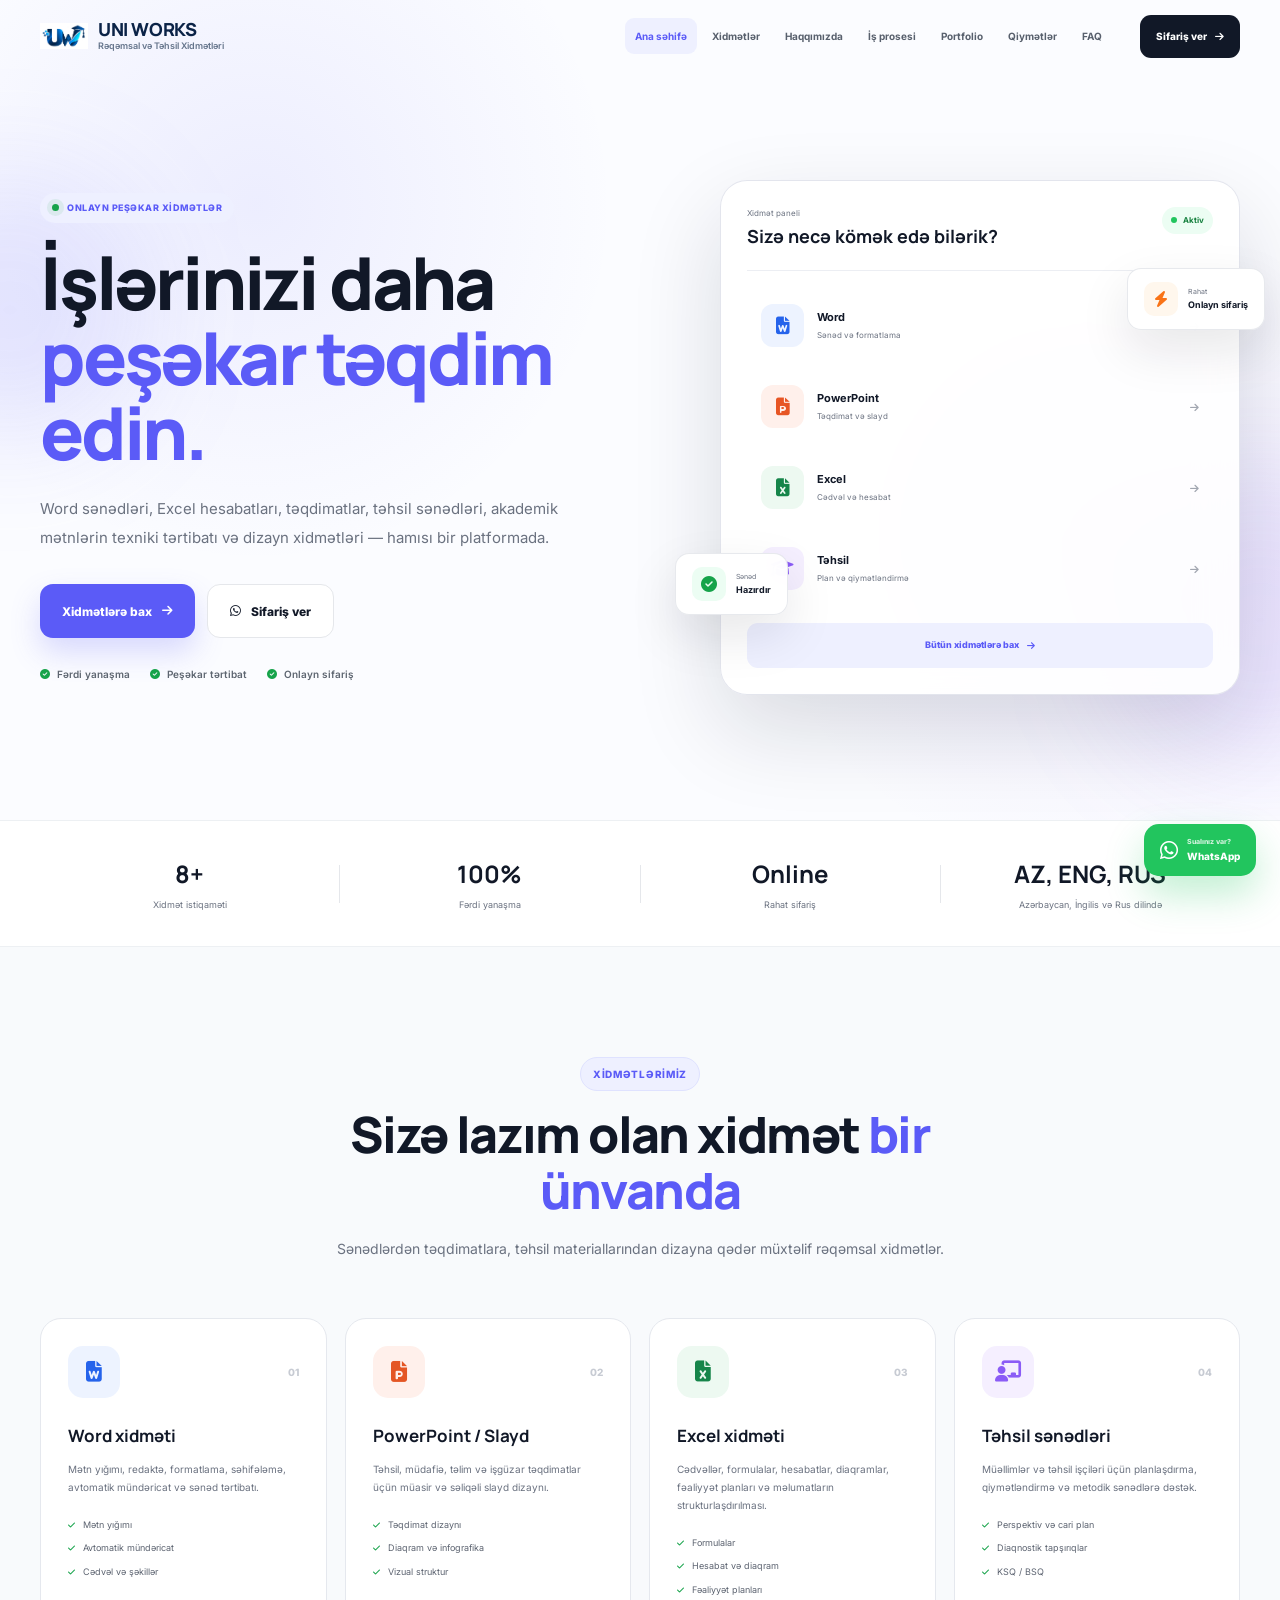
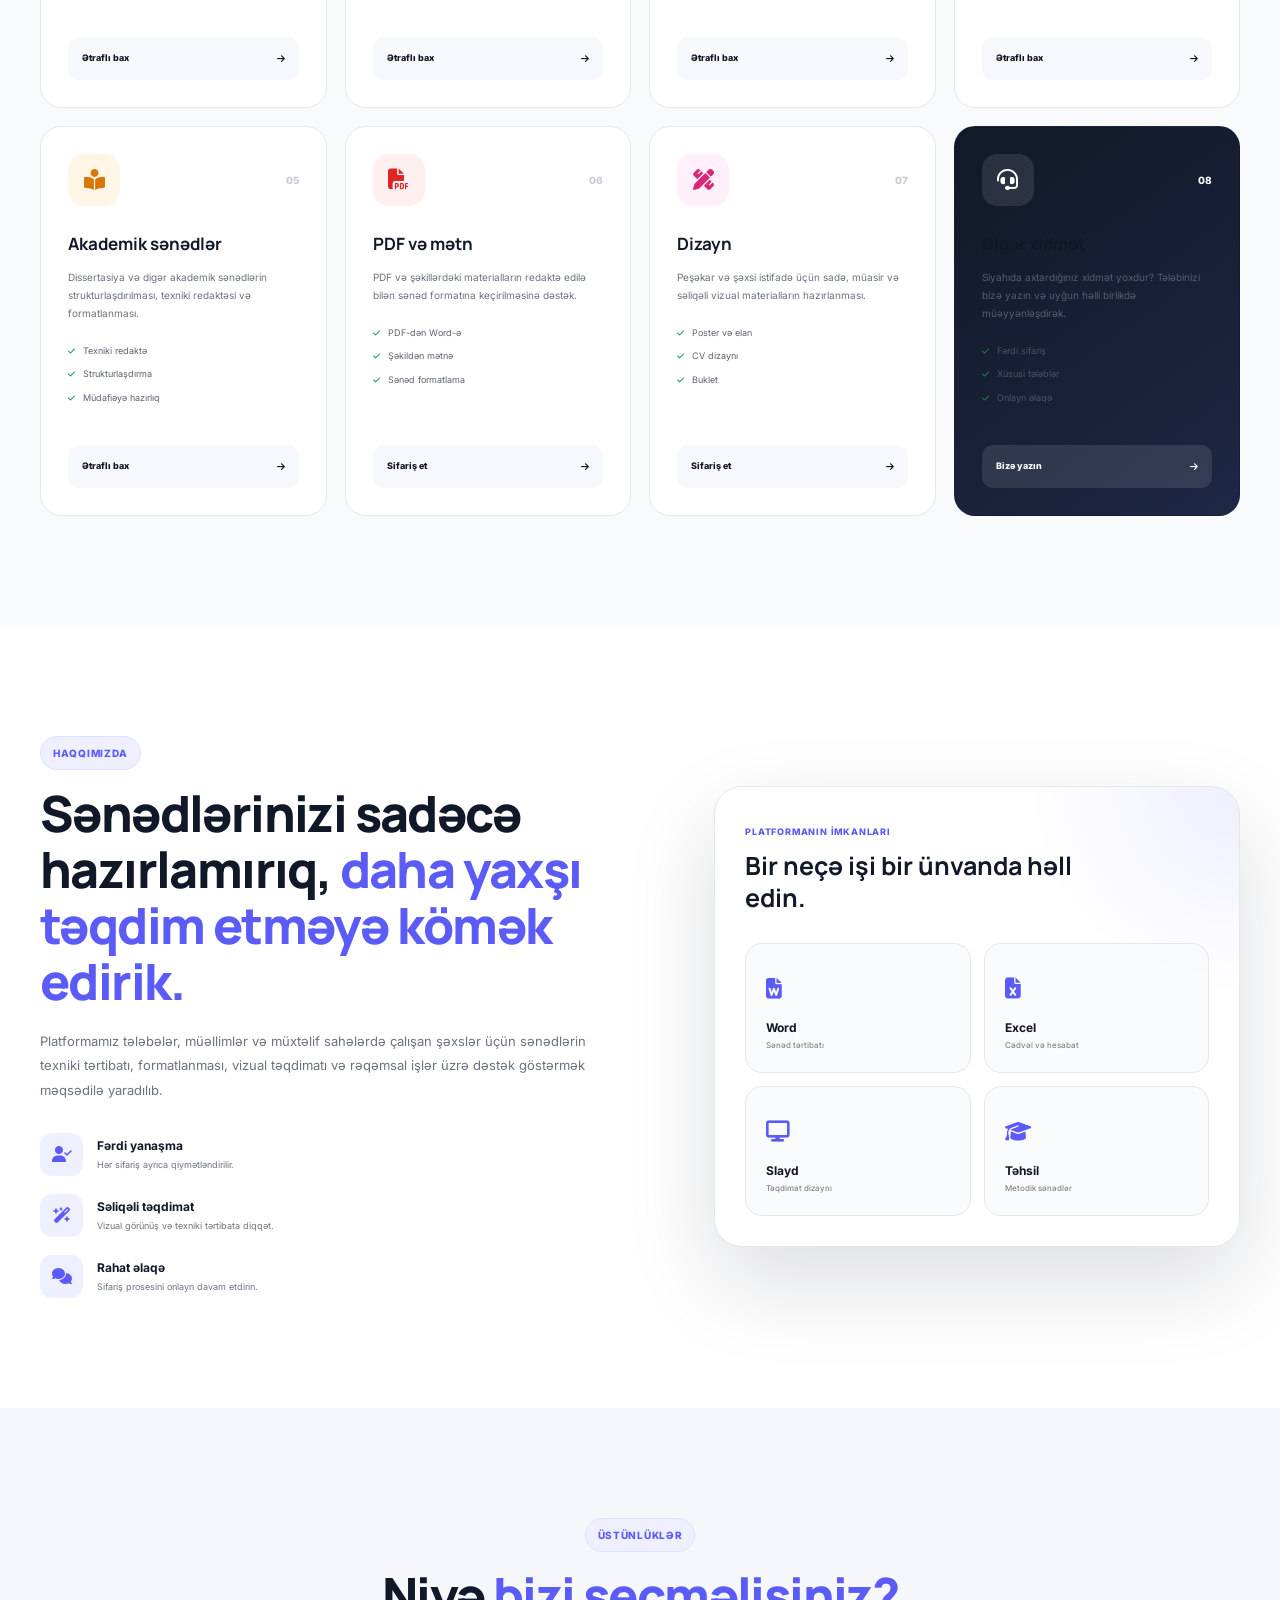
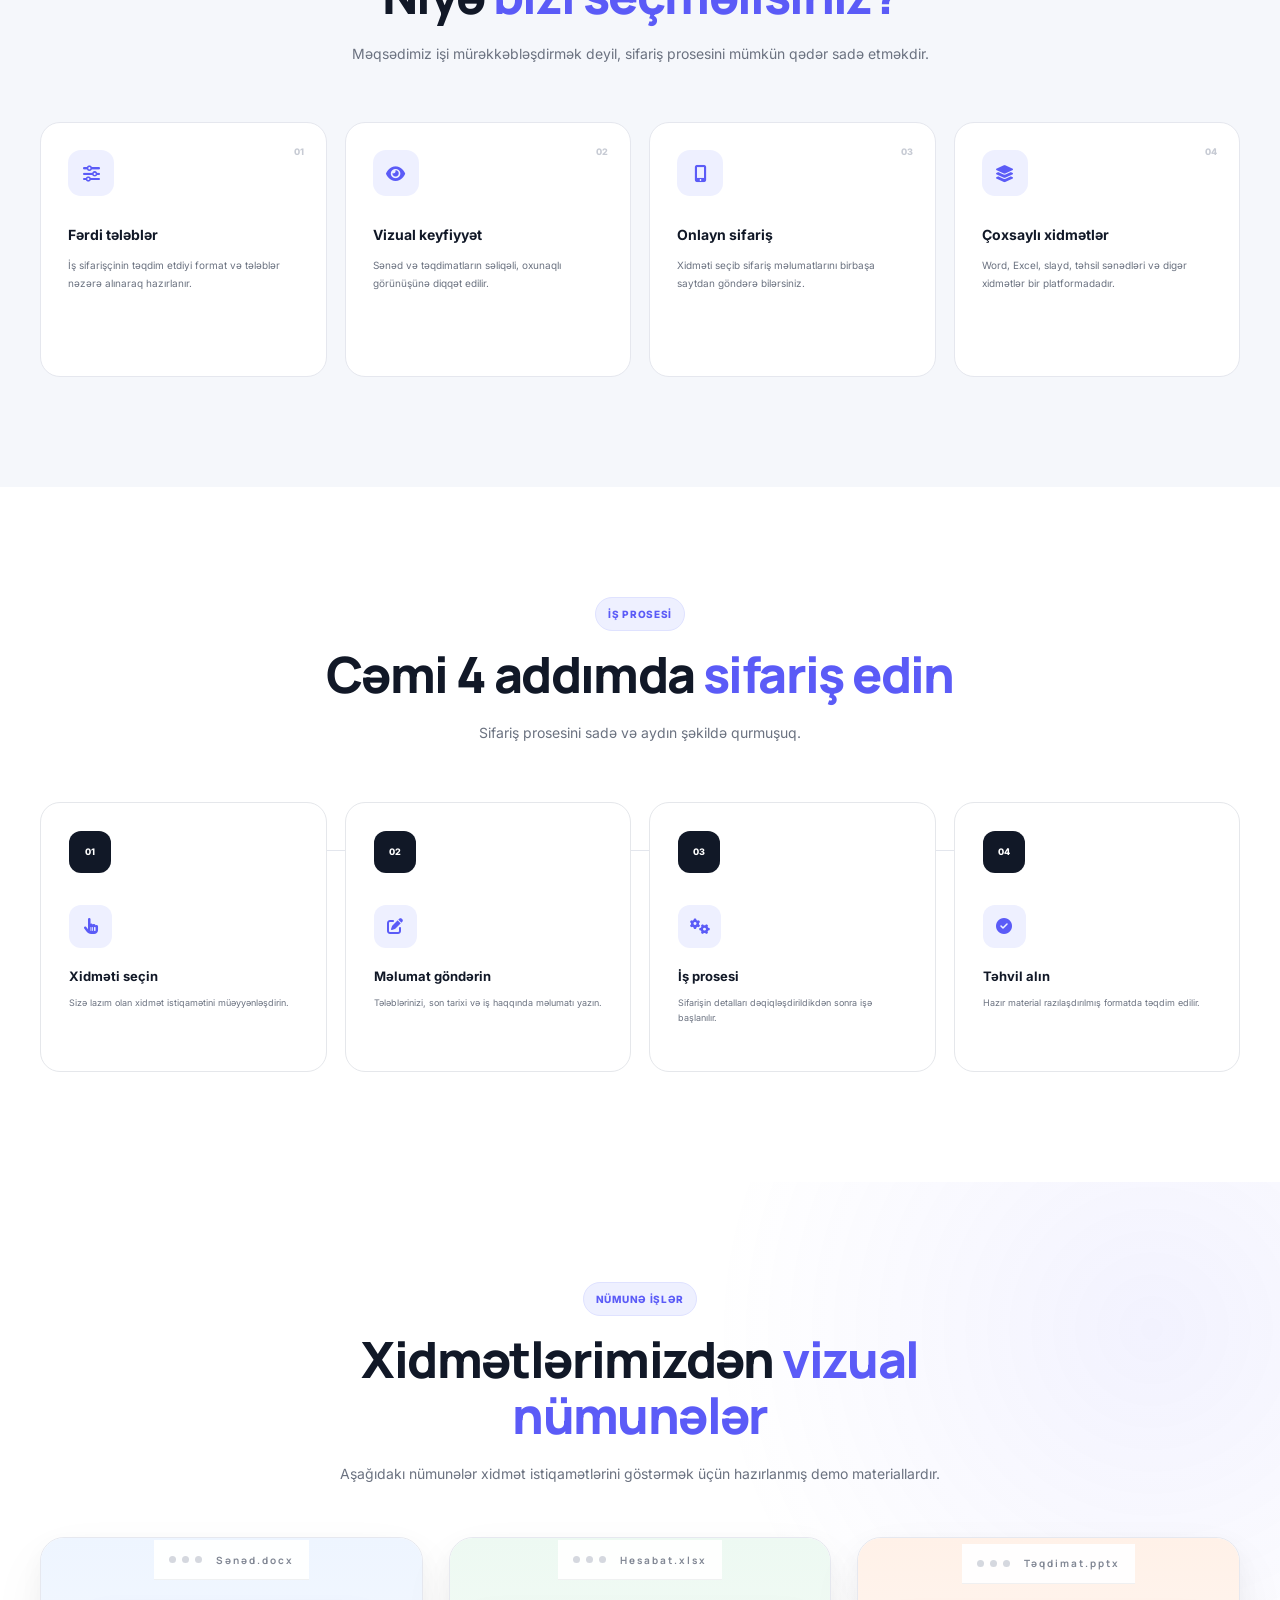
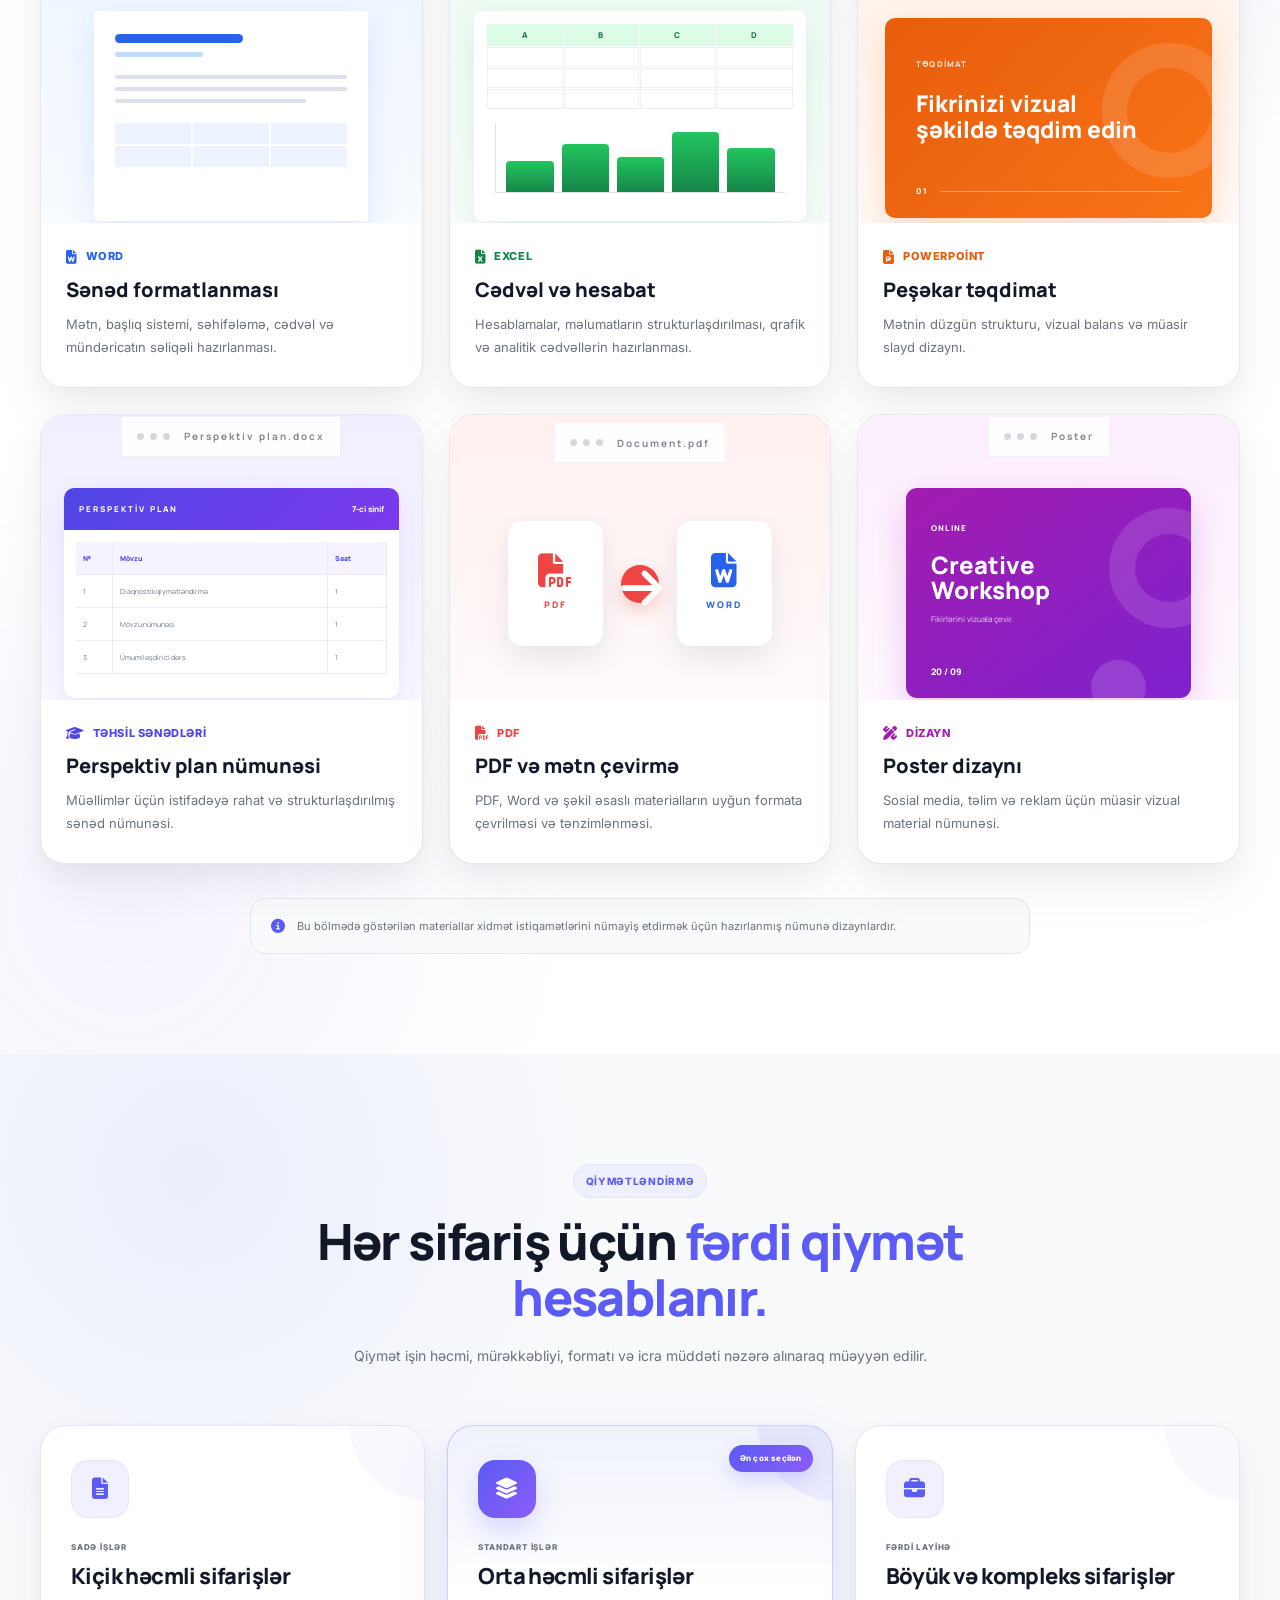
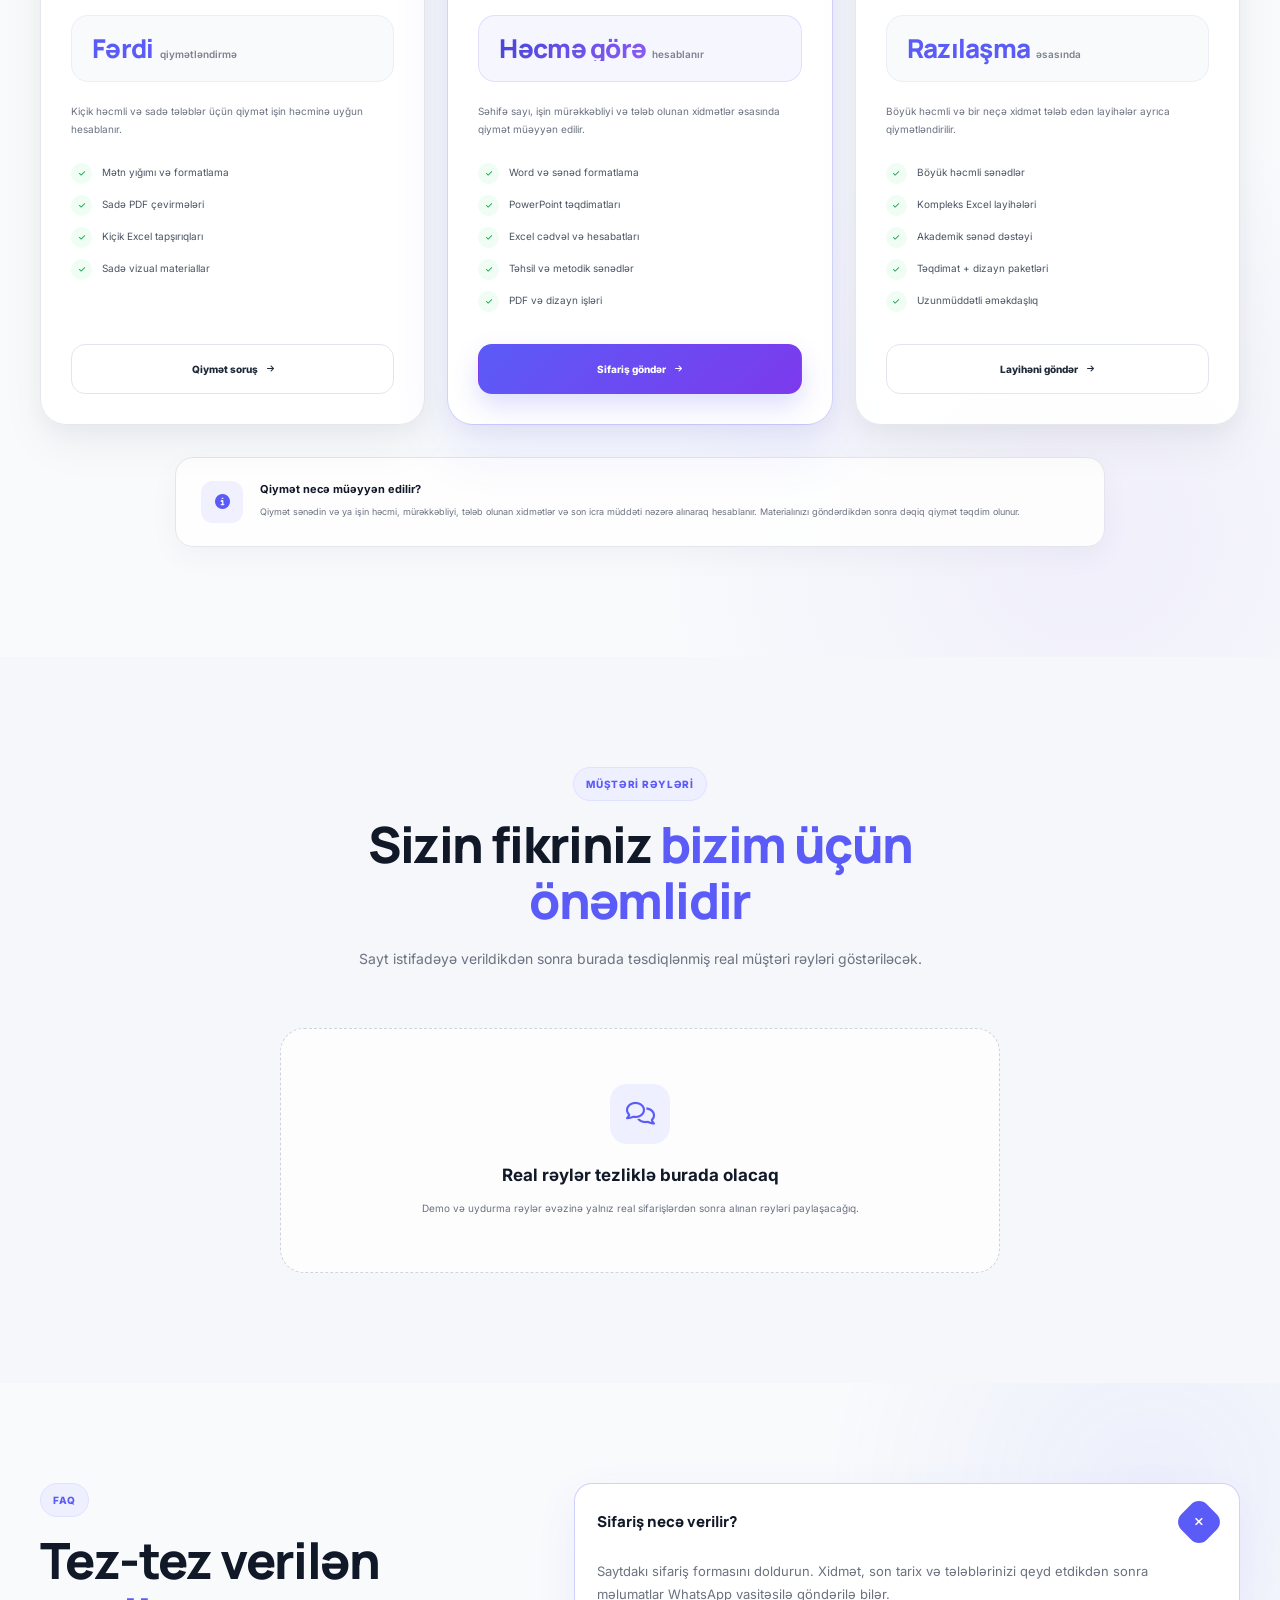
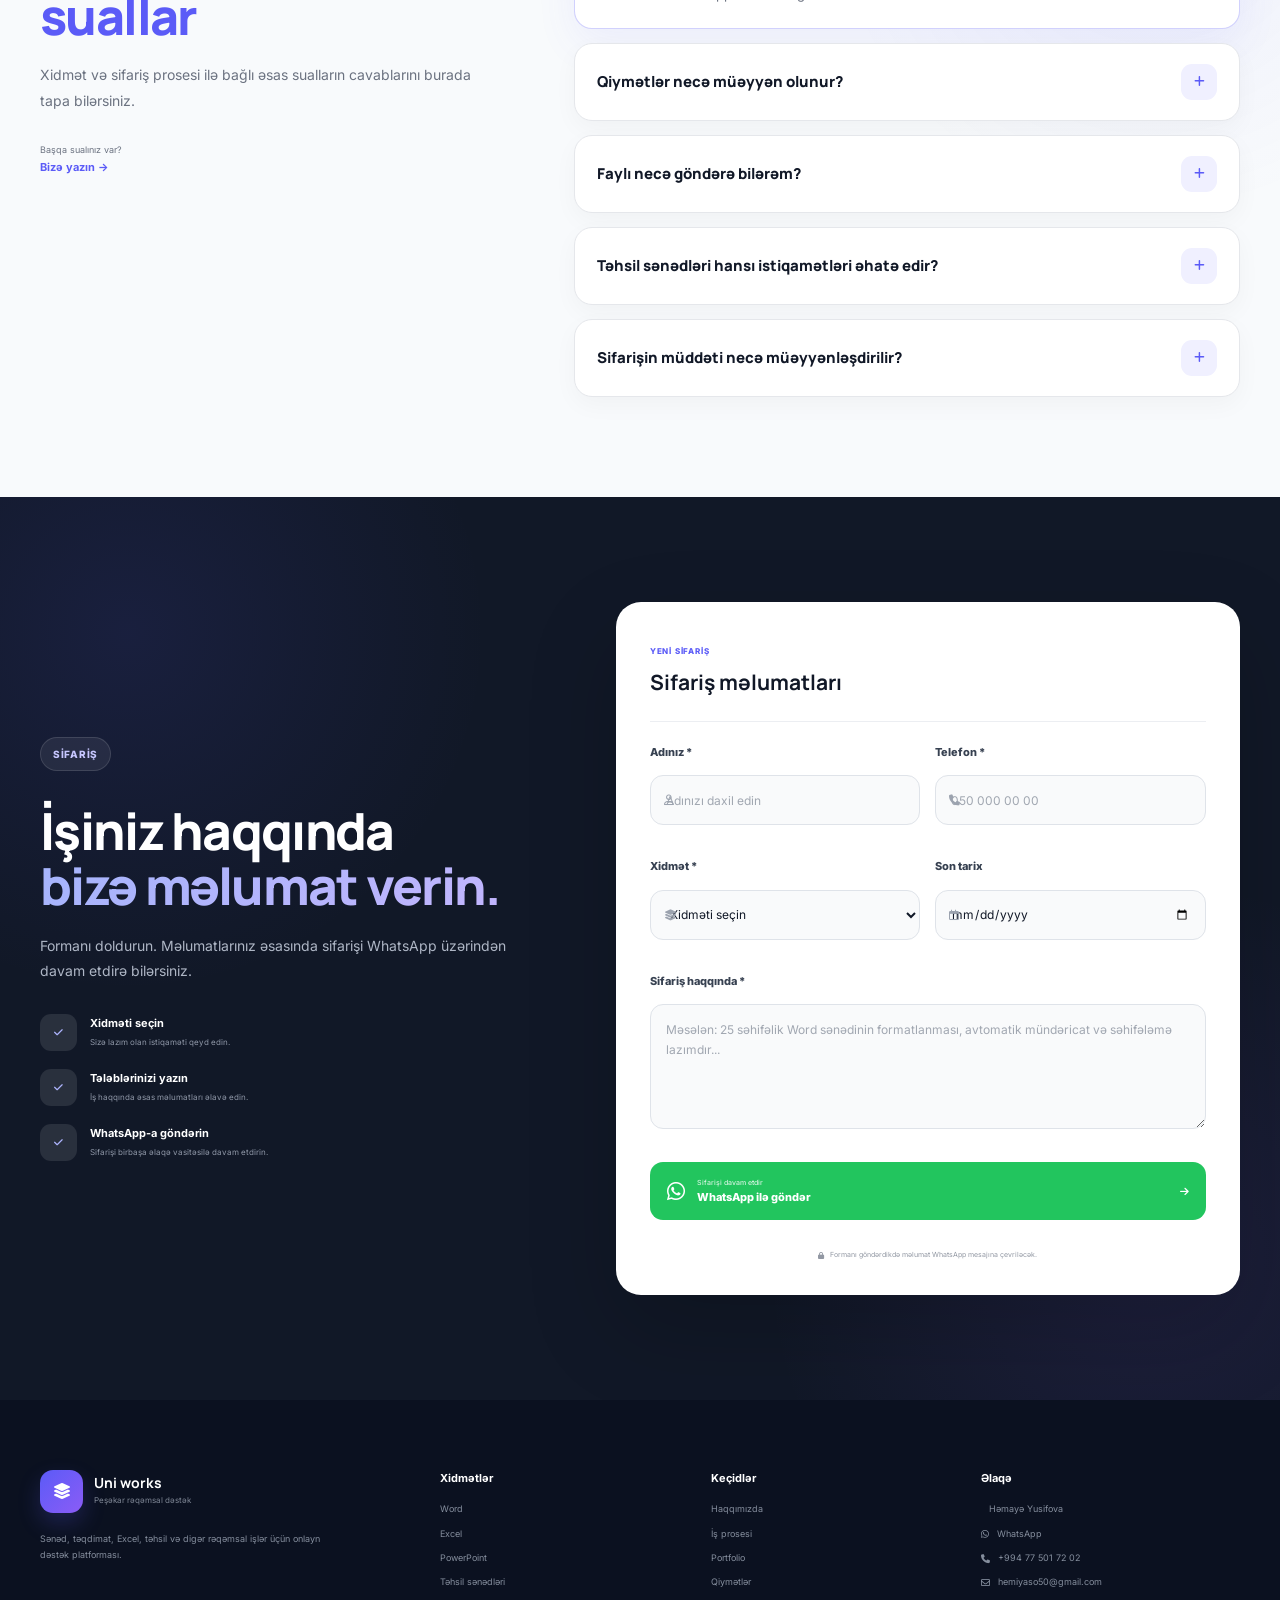
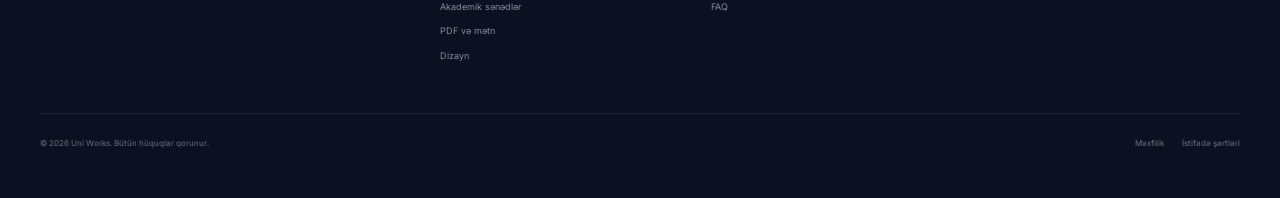
<file: docs/index.html>
<!doctype html>
<html lang="az">
  <head>
    <meta charset="UTF-8" />
    <meta name="viewport" content="width=device-width, initial-scale=1.0" />

    <title>Universitet işləri | Uni Works</title>
    <link rel="icon" type="image/png" href="favicon.png" />
    <meta
      name="description"
      content="Word, Excel, PowerPoint, təhsil sənədləri, akademik mətnlərin texniki redaktəsi, PDF və dizayn xidmətləri."
    />

    <link rel="preconnect" href="https://fonts.googleapis.com" />
    <link rel="preconnect" href="https://fonts.gstatic.com" crossorigin />

    <link
      href="https://fonts.googleapis.com/css2?family=Inter:wght@400;500;600;700;800&family=Manrope:wght@600;700;800&display=swap"
      rel="stylesheet"
    />

    <link
      rel="stylesheet"
      href="https://cdnjs.cloudflare.com/ajax/libs/font-awesome/6.6.0/css/all.min.css"
    />

    <link rel="stylesheet" href="style.css" />
    <link rel="stylesheet" href="portfolio.css" />
    <link rel="stylesheet" href="contact.css" />
    <link rel="stylesheet" href="responsive.css" />
    <link rel="stylesheet" href="brand.css" />
  </head>

  <body>
    <!-- =====================================================
     HEADER
===================================================== -->

    <header class="header" id="header">
      <div class="container nav-container">
        <a href="#home" class="logo">
          <img src="logo.png" alt="UNI WORKS" class="site-logo" />
          <div class="brand-text">
            <strong>UNI WORKS</strong>
            <span>Rəqəmsal və Təhsil Xidmətləri</span>
          </div>
        </a>

        <nav class="navbar" id="navbar">
          <a href="#home" class="nav-link active">Ana səhifə</a>
          <a href="#services" class="nav-link">Xidmətlər</a>
          <a href="#about" class="nav-link">Haqqımızda</a>
          <a href="#process" class="nav-link">İş prosesi</a>
          <a href="#portfolio" class="nav-link">Portfolio</a>
          <a href="#pricing" class="nav-link">Qiymətlər</a>
          <a href="#faq" class="nav-link">FAQ</a>
        </nav>

        <a href="#contact" class="nav-order-btn">
          Sifariş ver
          <i class="fa-solid fa-arrow-right"></i>
        </a>

        <button class="menu-btn" id="menuBtn" aria-label="Menyunu aç">
          <i class="fa-solid fa-bars"></i>
        </button>
      </div>
    </header>

    <main>
      <!-- =====================================================
     HERO
===================================================== -->

      <section class="hero" id="home">
        <div class="hero-decoration hero-decoration-one"></div>
        <div class="hero-decoration hero-decoration-two"></div>

        <div class="container hero-grid">
          <div class="hero-content">
            <div class="hero-badge">
              <span></span>
              Onlayn peşəkar xidmətlər
            </div>

            <h1>
              İşlərinizi daha
              <span>peşəkar təqdim edin.</span>
            </h1>

            <p class="hero-description">
              Word sənədləri, Excel hesabatları, təqdimatlar, təhsil sənədləri,
              akademik mətnlərin texniki tərtibatı və dizayn xidmətləri — hamısı
              bir platformada.
            </p>

            <div class="hero-buttons">
              <a href="#services" class="btn btn-primary">
                Xidmətlərə bax
                <i class="fa-solid fa-arrow-right"></i>
              </a>

              <a href="#contact" class="btn btn-secondary">
                <i class="fa-brands fa-whatsapp"></i>
                Sifariş ver
              </a>
            </div>

            <div class="hero-benefits">
              <div>
                <i class="fa-solid fa-circle-check"></i>
                Fərdi yanaşma
              </div>

              <div>
                <i class="fa-solid fa-circle-check"></i>
                Peşəkar tərtibat
              </div>

              <div>
                <i class="fa-solid fa-circle-check"></i>
                Onlayn sifariş
              </div>
            </div>
          </div>

          <!-- HERO VISUAL -->

          <div class="hero-visual">
            <div class="dashboard-card">
              <div class="dashboard-header">
                <div>
                  <span>Xidmət paneli</span>
                  <h3>Sizə necə kömək edə bilərik?</h3>
                </div>

                <div class="dashboard-status">
                  <span></span>
                  Aktiv
                </div>
              </div>

              <div class="dashboard-services">
                <a href="word.html" class="dashboard-service">
                  <div class="dashboard-service-icon word-color">
                    <i class="fa-solid fa-file-word"></i>
                  </div>

                  <div>
                    <strong>Word</strong>
                    <span>Sənəd və formatlama</span>
                  </div>

                  <i class="fa-solid fa-arrow-right"></i>
                </a>

                <a href="slayd.html" class="dashboard-service">
                  <div class="dashboard-service-icon ppt-color">
                    <i class="fa-solid fa-file-powerpoint"></i>
                  </div>

                  <div>
                    <strong>PowerPoint</strong>
                    <span>Təqdimat və slayd</span>
                  </div>

                  <i class="fa-solid fa-arrow-right"></i>
                </a>

                <a href="excel.html" class="dashboard-service">
                  <div class="dashboard-service-icon excel-color">
                    <i class="fa-solid fa-file-excel"></i>
                  </div>

                  <div>
                    <strong>Excel</strong>
                    <span>Cədvəl və hesabat</span>
                  </div>

                  <i class="fa-solid fa-arrow-right"></i>
                </a>

                <a href="tehsil.html" class="dashboard-service">
                  <div class="dashboard-service-icon education-color">
                    <i class="fa-solid fa-graduation-cap"></i>
                  </div>

                  <div>
                    <strong>Təhsil</strong>
                    <span>Plan və qiymətləndirmə</span>
                  </div>

                  <i class="fa-solid fa-arrow-right"></i>
                </a>
              </div>

              <a href="#services" class="dashboard-all-services">
                Bütün xidmətlərə bax
                <i class="fa-solid fa-arrow-right"></i>
              </a>
            </div>

            <div class="floating-card floating-card-one">
              <div>
                <i class="fa-solid fa-circle-check"></i>
              </div>
              <span>
                <small>Sənəd</small>
                <strong>Hazırdır</strong>
              </span>
            </div>

            <div class="floating-card floating-card-two">
              <div>
                <i class="fa-solid fa-bolt"></i>
              </div>
              <span>
                <small>Rahat</small>
                <strong>Onlayn sifariş</strong>
              </span>
            </div>
          </div>
        </div>
      </section>

      <!-- =====================================================
     TRUST BAR
===================================================== -->

      <section class="trust-section">
        <div class="container trust-grid">
          <div class="trust-item">
            <strong>8+</strong>
            <span>Xidmət istiqaməti</span>
          </div>

          <div class="trust-divider"></div>

          <div class="trust-item">
            <strong>100%</strong>
            <span>Fərdi yanaşma</span>
          </div>

          <div class="trust-divider"></div>

          <div class="trust-item">
            <strong>Online</strong>
            <span>Rahat sifariş</span>
          </div>

          <div class="trust-divider"></div>

          <div class="trust-item">
            <strong>AZ, ENG, RUS</strong>
            <span>Azərbaycan, İngilis və Rus dilində </span>
          </div>
        </div>
      </section>

      <!-- =====================================================
     SERVICES
===================================================== -->

      <section class="section services-section" id="services">
        <div class="container">
          <div class="section-header">
            <div class="section-badge">Xidmətlərimiz</div>

            <h2>
              Sizə lazım olan xidmət
              <span>bir ünvanda</span>
            </h2>

            <p>
              Sənədlərdən təqdimatlara, təhsil materiallarından dizayna qədər
              müxtəlif rəqəmsal xidmətlər.
            </p>
          </div>

          <div class="services-grid">
            <!-- WORD -->

            <article class="service-card">
              <div class="service-card-top">
                <div class="service-icon service-word">
                  <i class="fa-solid fa-file-word"></i>
                </div>

                <span class="service-number">01</span>
              </div>

              <h3>Word xidməti</h3>

              <p>
                Mətn yığımı, redaktə, formatlama, səhifələmə, avtomatik
                mündəricat və sənəd tərtibatı.
              </p>

              <ul>
                <li><i class="fa-solid fa-check"></i> Mətn yığımı</li>
                <li><i class="fa-solid fa-check"></i> Avtomatik mündəricat</li>
                <li><i class="fa-solid fa-check"></i> Cədvəl və şəkillər</li>
              </ul>

              <a href="word.html" class="service-link">
                Ətraflı bax
                <i class="fa-solid fa-arrow-right"></i>
              </a>
            </article>

            <!-- POWERPOINT -->

            <article class="service-card">
              <div class="service-card-top">
                <div class="service-icon service-ppt">
                  <i class="fa-solid fa-file-powerpoint"></i>
                </div>

                <span class="service-number">02</span>
              </div>

              <h3>PowerPoint / Slayd</h3>

              <p>
                Təhsil, müdafiə, təlim və işgüzar təqdimatlar üçün müasir və
                səliqəli slayd dizaynı.
              </p>

              <ul>
                <li><i class="fa-solid fa-check"></i> Təqdimat dizaynı</li>
                <li>
                  <i class="fa-solid fa-check"></i> Diaqram və infografika
                </li>
                <li><i class="fa-solid fa-check"></i> Vizual struktur</li>
              </ul>

              <a href="slayd.html" class="service-link">
                Ətraflı bax
                <i class="fa-solid fa-arrow-right"></i>
              </a>
            </article>

            <!-- EXCEL -->

            <article class="service-card">
              <div class="service-card-top">
                <div class="service-icon service-excel">
                  <i class="fa-solid fa-file-excel"></i>
                </div>

                <span class="service-number">03</span>
              </div>

              <h3>Excel xidməti</h3>

              <p>
                Cədvəllər, formulalar, hesabatlar, diaqramlar, fəaliyyət
                planları və məlumatların strukturlaşdırılması.
              </p>

              <ul>
                <li><i class="fa-solid fa-check"></i> Formulalar</li>
                <li><i class="fa-solid fa-check"></i> Hesabat və diaqram</li>
                <li><i class="fa-solid fa-check"></i> Fəaliyyət planları</li>
              </ul>

              <a href="excel.html" class="service-link">
                Ətraflı bax
                <i class="fa-solid fa-arrow-right"></i>
              </a>
            </article>

            <!-- EDUCATION -->

            <article class="service-card">
              <div class="service-card-top">
                <div class="service-icon service-education">
                  <i class="fa-solid fa-chalkboard-user"></i>
                </div>

                <span class="service-number">04</span>
              </div>

              <h3>Təhsil sənədləri</h3>

              <p>
                Müəllimlər və təhsil işçiləri üçün planlaşdırma, qiymətləndirmə
                və metodik sənədlərə dəstək.
              </p>

              <ul>
                <li>
                  <i class="fa-solid fa-check"></i> Perspektiv və cari plan
                </li>
                <li>
                  <i class="fa-solid fa-check"></i> Diaqnostik tapşırıqlar
                </li>
                <li><i class="fa-solid fa-check"></i> KSQ / BSQ</li>
              </ul>

              <a href="tehsil.html" class="service-link">
                Ətraflı bax
                <i class="fa-solid fa-arrow-right"></i>
              </a>
            </article>

            <!-- ACADEMIC -->

            <article class="service-card">
              <div class="service-card-top">
                <div class="service-icon service-academic">
                  <i class="fa-solid fa-book-open-reader"></i>
                </div>

                <span class="service-number">05</span>
              </div>

              <h3>Akademik sənədlər</h3>

              <p>
                Dissertasiya və digər akademik sənədlərin strukturlaşdırılması,
                texniki redaktəsi və formatlanması.
              </p>

              <ul>
                <li><i class="fa-solid fa-check"></i> Texniki redaktə</li>
                <li><i class="fa-solid fa-check"></i> Strukturlaşdırma</li>
                <li><i class="fa-solid fa-check"></i> Müdafiəyə hazırlıq</li>
              </ul>

              <a href="dissertasiya.html" class="service-link">
                Ətraflı bax
                <i class="fa-solid fa-arrow-right"></i>
              </a>
            </article>

            <!-- PDF -->

            <article class="service-card">
              <div class="service-card-top">
                <div class="service-icon service-pdf">
                  <i class="fa-solid fa-file-pdf"></i>
                </div>

                <span class="service-number">06</span>
              </div>

              <h3>PDF və mətn</h3>

              <p>
                PDF və şəkillərdəki materialların redaktə edilə bilən sənəd
                formatına keçirilməsinə dəstək.
              </p>

              <ul>
                <li><i class="fa-solid fa-check"></i> PDF-dən Word-ə</li>
                <li><i class="fa-solid fa-check"></i> Şəkildən mətnə</li>
                <li><i class="fa-solid fa-check"></i> Sənəd formatlama</li>
              </ul>

              <button
                class="service-order-btn"
                type="button"
                data-service="PDF və mətn xidməti"
              >
                Sifariş et
                <i class="fa-solid fa-arrow-right"></i>
              </button>
            </article>

            <!-- DESIGN -->

            <article class="service-card">
              <div class="service-card-top">
                <div class="service-icon service-design">
                  <i class="fa-solid fa-pen-ruler"></i>
                </div>

                <span class="service-number">07</span>
              </div>

              <h3>Dizayn</h3>

              <p>
                Peşəkar və şəxsi istifadə üçün sadə, müasir və səliqəli vizual
                materialların hazırlanması.
              </p>

              <ul>
                <li><i class="fa-solid fa-check"></i> Poster və elan</li>
                <li><i class="fa-solid fa-check"></i> CV dizaynı</li>
                <li><i class="fa-solid fa-check"></i> Buklet</li>
              </ul>

              <button
                class="service-order-btn"
                type="button"
                data-service="Dizayn"
              >
                Sifariş et
                <i class="fa-solid fa-arrow-right"></i>
              </button>
            </article>

            <!-- OTHER -->

            <article class="service-card service-card-special">
              <div class="service-card-top">
                <div class="service-icon service-other">
                  <i class="fa-solid fa-headset"></i>
                </div>

                <span class="service-number">08</span>
              </div>

              <h3>Digər xidmət</h3>

              <p>
                Siyahıda axtardığınız xidmət yoxdur? Tələbinizi bizə yazın və
                uyğun həlli birlikdə müəyyənləşdirək.
              </p>

              <ul>
                <li><i class="fa-solid fa-check"></i> Fərdi sifariş</li>
                <li><i class="fa-solid fa-check"></i> Xüsusi tələblər</li>
                <li><i class="fa-solid fa-check"></i> Onlayn əlaqə</li>
              </ul>

              <a href="#contact" class="service-link">
                Bizə yazın
                <i class="fa-solid fa-arrow-right"></i>
              </a>
            </article>
          </div>
        </div>
      </section>

      <!-- =====================================================
     ABOUT
===================================================== -->

      <section class="section about-section" id="about">
        <div class="container about-grid">
          <div class="about-content">
            <div class="section-badge">Haqqımızda</div>

            <h2>
              Sənədlərinizi sadəcə hazırlamırıq,
              <span>daha yaxşı təqdim etməyə kömək edirik.</span>
            </h2>

            <p>
              Platformamız tələbələr, müəllimlər və müxtəlif sahələrdə çalışan
              şəxslər üçün sənədlərin texniki tərtibatı, formatlanması, vizual
              təqdimatı və rəqəmsal işlər üzrə dəstək göstərmək məqsədilə
              yaradılıb.
            </p>

            <div class="about-features">
              <div class="about-feature">
                <div>
                  <i class="fa-solid fa-user-check"></i>
                </div>

                <span>
                  <strong>Fərdi yanaşma</strong>
                  <small>Hər sifariş ayrıca qiymətləndirilir.</small>
                </span>
              </div>

              <div class="about-feature">
                <div>
                  <i class="fa-solid fa-wand-magic-sparkles"></i>
                </div>

                <span>
                  <strong>Səliqəli təqdimat</strong>
                  <small>Vizual görünüş və texniki tərtibata diqqət.</small>
                </span>
              </div>

              <div class="about-feature">
                <div>
                  <i class="fa-solid fa-comments"></i>
                </div>

                <span>
                  <strong>Rahat əlaqə</strong>
                  <small>Sifariş prosesini onlayn davam etdirin.</small>
                </span>
              </div>
            </div>
          </div>

          <div class="about-panel">
            <div class="about-panel-header">
              <span>Platformanın imkanları</span>
              <h3>Bir neçə işi bir ünvanda həll edin.</h3>
            </div>

            <div class="about-panel-grid">
              <div>
                <i class="fa-solid fa-file-word"></i>
                <strong>Word</strong>
                <span>Sənəd tərtibatı</span>
              </div>

              <div>
                <i class="fa-solid fa-file-excel"></i>
                <strong>Excel</strong>
                <span>Cədvəl və hesabat</span>
              </div>

              <div>
                <i class="fa-solid fa-display"></i>
                <strong>Slayd</strong>
                <span>Təqdimat dizaynı</span>
              </div>

              <div>
                <i class="fa-solid fa-graduation-cap"></i>
                <strong>Təhsil</strong>
                <span>Metodik sənədlər</span>
              </div>
            </div>
          </div>
        </div>
      </section>

      <!-- =====================================================
     WHY US
===================================================== -->

      <section class="section why-section">
        <div class="container">
          <div class="section-header">
            <div class="section-badge">Üstünlüklər</div>

            <h2>
              Niyə
              <span>bizi seçməlisiniz?</span>
            </h2>

            <p>
              Məqsədimiz işi mürəkkəbləşdirmək deyil, sifariş prosesini mümkün
              qədər sadə etməkdir.
            </p>
          </div>

          <div class="why-grid">
            <article class="why-card">
              <span>01</span>
              <i class="fa-solid fa-sliders"></i>
              <h3>Fərdi tələblər</h3>
              <p>
                İş sifarişçinin təqdim etdiyi format və tələblər nəzərə alınaraq
                hazırlanır.
              </p>
            </article>

            <article class="why-card">
              <span>02</span>
              <i class="fa-solid fa-eye"></i>
              <h3>Vizual keyfiyyət</h3>
              <p>
                Sənəd və təqdimatların səliqəli, oxunaqlı görünüşünə diqqət
                edilir.
              </p>
            </article>

            <article class="why-card">
              <span>03</span>
              <i class="fa-solid fa-mobile-screen-button"></i>
              <h3>Onlayn sifariş</h3>
              <p>
                Xidməti seçib sifariş məlumatlarını birbaşa saytdan göndərə
                bilərsiniz.
              </p>
            </article>

            <article class="why-card">
              <span>04</span>
              <i class="fa-solid fa-layer-group"></i>
              <h3>Çoxsaylı xidmətlər</h3>
              <p>
                Word, Excel, slayd, təhsil sənədləri və digər xidmətlər bir
                platformadadır.
              </p>
            </article>
          </div>
        </div>
      </section>

      <!-- =====================================================
     PROCESS
===================================================== -->

      <section class="section process-section" id="process">
        <div class="container">
          <div class="section-header">
            <div class="section-badge">İş prosesi</div>

            <h2>
              Cəmi 4 addımda
              <span>sifariş edin</span>
            </h2>

            <p>Sifariş prosesini sadə və aydın şəkildə qurmuşuq.</p>
          </div>

          <div class="process-grid">
            <article class="process-card">
              <div class="process-number">01</div>

              <div class="process-icon">
                <i class="fa-solid fa-hand-pointer"></i>
              </div>

              <h3>Xidməti seçin</h3>

              <p>Sizə lazım olan xidmət istiqamətini müəyyənləşdirin.</p>
            </article>

            <article class="process-card">
              <div class="process-number">02</div>

              <div class="process-icon">
                <i class="fa-solid fa-pen-to-square"></i>
              </div>

              <h3>Məlumat göndərin</h3>

              <p>Tələblərinizi, son tarixi və iş haqqında məlumatı yazın.</p>
            </article>

            <article class="process-card">
              <div class="process-number">03</div>

              <div class="process-icon">
                <i class="fa-solid fa-gears"></i>
              </div>

              <h3>İş prosesi</h3>

              <p>
                Sifarişin detalları dəqiqləşdirildikdən sonra işə başlanılır.
              </p>
            </article>

            <article class="process-card">
              <div class="process-number">04</div>

              <div class="process-icon">
                <i class="fa-solid fa-circle-check"></i>
              </div>

              <h3>Təhvil alın</h3>

              <p>Hazır material razılaşdırılmış formatda təqdim edilir.</p>
            </article>
          </div>
        </div>
      </section>
      <section class="section portfolio-section" id="portfolio">
        <div class="container">
          <div class="section-header">
            <div class="section-badge">Nümunə işlər</div>

            <h2>
              Xidmətlərimizdən
              <span>vizual nümunələr</span>
            </h2>

            <p>
              Aşağıdakı nümunələr xidmət istiqamətlərini göstərmək üçün
              hazırlanmış demo materiallardır.
            </p>
          </div>

          <div class="portfolio-grid">
            <!-- WORD -->

            <article class="portfolio-card portfolio-word">
              <div class="portfolio-preview">
                <div class="portfolio-topbar">
                  <span class="portfolio-dot"></span>
                  <span class="portfolio-dot"></span>
                  <span class="portfolio-dot"></span>

                  <span class="portfolio-file-name"> Sənəd.docx </span>
                </div>

                <div class="word-demo-page">
                  <div class="demo-document-title"></div>

                  <div class="demo-document-subtitle"></div>

                  <div class="demo-text-line long"></div>
                  <div class="demo-text-line"></div>
                  <div class="demo-text-line medium"></div>

                  <div class="demo-word-table">
                    <span></span>
                    <span></span>
                    <span></span>

                    <span></span>
                    <span></span>
                    <span></span>
                  </div>
                </div>

                <div class="portfolio-overlay">
                  <a href="word.html" class="portfolio-view-btn">
                    Nümunəyə bax
                    <i class="fa-solid fa-arrow-right"></i>
                  </a>
                </div>
              </div>

              <div class="portfolio-content">
                <div class="portfolio-category">
                  <i class="fa-solid fa-file-word"></i>
                  Word
                </div>

                <h3>Sənəd formatlanması</h3>

                <p>
                  Mətn, başlıq sistemi, səhifələmə, cədvəl və mündəricatın
                  səliqəli hazırlanması.
                </p>
              </div>
            </article>

            <!-- EXCEL -->

            <article class="portfolio-card portfolio-excel">
              <div class="portfolio-preview">
                <div class="portfolio-topbar">
                  <span class="portfolio-dot"></span>
                  <span class="portfolio-dot"></span>
                  <span class="portfolio-dot"></span>

                  <span class="portfolio-file-name"> Hesabat.xlsx </span>
                </div>

                <div class="excel-demo-sheet">
                  <div class="excel-demo-table">
                    <span>A</span>
                    <span>B</span>
                    <span>C</span>
                    <span>D</span>

                    <div></div>
                    <div></div>
                    <div></div>
                    <div></div>

                    <div></div>
                    <div></div>
                    <div></div>
                    <div></div>

                    <div></div>
                    <div></div>
                    <div></div>
                    <div></div>
                  </div>

                  <div class="excel-demo-chart">
                    <span style="height: 45%"></span>
                    <span style="height: 70%"></span>
                    <span style="height: 52%"></span>
                    <span style="height: 88%"></span>
                    <span style="height: 65%"></span>
                  </div>
                </div>

                <div class="portfolio-overlay">
                  <a href="excel.html" class="portfolio-view-btn">
                    Nümunəyə bax
                    <i class="fa-solid fa-arrow-right"></i>
                  </a>
                </div>
              </div>

              <div class="portfolio-content">
                <div class="portfolio-category">
                  <i class="fa-solid fa-file-excel"></i>
                  Excel
                </div>

                <h3>Cədvəl və hesabat</h3>

                <p>
                  Hesablamalar, məlumatların strukturlaşdırılması, qrafik və
                  analitik cədvəllərin hazırlanması.
                </p>
              </div>
            </article>

            <!-- POWERPOINT -->

            <article class="portfolio-card portfolio-slide">
              <div class="portfolio-preview">
                <div class="portfolio-topbar">
                  <span class="portfolio-dot"></span>
                  <span class="portfolio-dot"></span>
                  <span class="portfolio-dot"></span>

                  <span class="portfolio-file-name"> Təqdimat.pptx </span>
                </div>

                <div class="slide-demo-preview">
                  <span class="slide-demo-label"> TƏQDİMAT </span>

                  <h4>
                    Fikrinizi vizual
                    <br />
                    şəkildə təqdim edin
                  </h4>

                  <div class="slide-demo-decoration"></div>

                  <div class="slide-demo-footer">
                    <span>01</span>

                    <div></div>
                  </div>
                </div>

                <div class="portfolio-overlay">
                  <a href="slayd.html" class="portfolio-view-btn">
                    Nümunəyə bax
                    <i class="fa-solid fa-arrow-right"></i>
                  </a>
                </div>
              </div>

              <div class="portfolio-content">
                <div class="portfolio-category">
                  <i class="fa-solid fa-file-powerpoint"></i>
                  PowerPoint
                </div>

                <h3>Peşəkar təqdimat</h3>

                <p>
                  Mətnin düzgün strukturu, vizual balans və müasir slayd
                  dizaynı.
                </p>
              </div>
            </article>

            <!-- EDUCATION -->

            <article class="portfolio-card portfolio-education">
              <div class="portfolio-preview">
                <div class="portfolio-topbar">
                  <span class="portfolio-dot"></span>
                  <span class="portfolio-dot"></span>
                  <span class="portfolio-dot"></span>

                  <span class="portfolio-file-name">
                    Perspektiv plan.docx
                  </span>
                </div>

                <div class="education-demo-preview">
                  <div class="education-demo-head">
                    <span> PERSPEKTİV PLAN </span>

                    <strong> 7-ci sinif </strong>
                  </div>

                  <div class="education-demo-table">
                    <div class="edu-head">№</div>
                    <div class="edu-head">Mövzu</div>
                    <div class="edu-head">Saat</div>

                    <div>1</div>
                    <div>Diaqnostik qiymətləndirmə</div>
                    <div>1</div>

                    <div>2</div>
                    <div>Mövzu nümunəsi</div>
                    <div>1</div>

                    <div>3</div>
                    <div>Ümumiləşdirici dərs</div>
                    <div>1</div>
                  </div>
                </div>

                <div class="portfolio-overlay">
                  <a href="tehsil.html" class="portfolio-view-btn">
                    Nümunəyə bax
                    <i class="fa-solid fa-arrow-right"></i>
                  </a>
                </div>
              </div>

              <div class="portfolio-content">
                <div class="portfolio-category">
                  <i class="fa-solid fa-graduation-cap"></i>
                  Təhsil sənədləri
                </div>

                <h3>Perspektiv plan nümunəsi</h3>

                <p>
                  Müəllimlər üçün istifadəyə rahat və strukturlaşdırılmış sənəd
                  nümunəsi.
                </p>
              </div>
            </article>

            <!-- PDF -->

            <article class="portfolio-card portfolio-pdf">
              <div class="portfolio-preview">
                <div class="portfolio-topbar">
                  <span class="portfolio-dot"></span>
                  <span class="portfolio-dot"></span>
                  <span class="portfolio-dot"></span>

                  <span class="portfolio-file-name"> Document.pdf </span>
                </div>

                <div class="pdf-demo-preview">
                  <div class="pdf-demo-file pdf-file-left">
                    <i class="fa-solid fa-file-pdf"></i>

                    <span>PDF</span>
                  </div>

                  <div class="pdf-demo-arrow">
                    <i class="fa-solid fa-arrow-right"></i>
                  </div>

                  <div class="pdf-demo-file pdf-file-right">
                    <i class="fa-solid fa-file-word"></i>

                    <span>WORD</span>
                  </div>
                </div>

                <div class="portfolio-overlay">
                  <a href="pdf.html" class="portfolio-view-btn">
                    Nümunəyə bax
                    <i class="fa-solid fa-arrow-right"></i>
                  </a>
                </div>
              </div>

              <div class="portfolio-content">
                <div class="portfolio-category">
                  <i class="fa-solid fa-file-pdf"></i>
                  PDF
                </div>

                <h3>PDF və mətn çevirmə</h3>

                <p>
                  PDF, Word və şəkil əsaslı materialların uyğun formata
                  çevrilməsi və tənzimlənməsi.
                </p>
              </div>
            </article>

            <!-- DESIGN -->

            <article class="portfolio-card portfolio-design">
              <div class="portfolio-preview">
                <div class="portfolio-topbar">
                  <span class="portfolio-dot"></span>
                  <span class="portfolio-dot"></span>
                  <span class="portfolio-dot"></span>

                  <span class="portfolio-file-name"> Poster </span>
                </div>

                <div class="design-demo-preview">
                  <span class="design-demo-small"> ONLINE </span>

                  <h4>
                    Creative
                    <br />
                    Workshop
                  </h4>

                  <p>Fikirlərini vizuala çevir.</p>

                  <div class="design-demo-shape shape-a"></div>
                  <div class="design-demo-shape shape-b"></div>

                  <div class="design-demo-date">20 / 09</div>
                </div>

                <div class="portfolio-overlay">
                  <a href="dizayn.html" class="portfolio-view-btn">
                    Nümunəyə bax
                    <i class="fa-solid fa-arrow-right"></i>
                  </a>
                </div>
              </div>

              <div class="portfolio-content">
                <div class="portfolio-category">
                  <i class="fa-solid fa-pen-ruler"></i>
                  Dizayn
                </div>

                <h3>Poster dizaynı</h3>

                <p>
                  Sosial media, təlim və reklam üçün müasir vizual material
                  nümunəsi.
                </p>
              </div>
            </article>
          </div>

          <div class="portfolio-note">
            <i class="fa-solid fa-circle-info"></i>

            <p>
              Bu bölmədə göstərilən materiallar xidmət istiqamətlərini nümayiş
              etdirmək üçün hazırlanmış nümunə dizaynlardır.
            </p>
          </div>
        </div>
      </section>

      <!-- Qiymetlendirme -->

      <section class="section pricing-section" id="pricing">
        <div class="container">
          <div class="section-header">
            <div class="section-badge">Qiymətləndirmə</div>

            <h2>
              Hər sifariş üçün
              <span>fərdi qiymət hesablanır.</span>
            </h2>

            <p>
              Qiymət işin həcmi, mürəkkəbliyi, formatı və icra müddəti nəzərə
              alınaraq müəyyən edilir.
            </p>
          </div>

          <div class="pricing-grid">
            <!-- SADƏ İŞLƏR -->

            <article class="pricing-card">
              <div class="pricing-icon">
                <i class="fa-solid fa-file-lines"></i>
              </div>

              <span class="pricing-label"> Sadə işlər </span>

              <h3>Kiçik həcmli sifarişlər</h3>

              <div class="pricing-value">
                <strong>Fərdi</strong>
                <span>qiymətləndirmə</span>
              </div>

              <p class="pricing-description">
                Kiçik həcmli və sadə tələblər üçün qiymət işin həcminə uyğun
                hesablanır.
              </p>

              <ul class="pricing-features">
                <li>
                  <i class="fa-solid fa-check"></i>
                  Mətn yığımı və formatlama
                </li>

                <li>
                  <i class="fa-solid fa-check"></i>
                  Sadə PDF çevirmələri
                </li>

                <li>
                  <i class="fa-solid fa-check"></i>
                  Kiçik Excel tapşırıqları
                </li>

                <li>
                  <i class="fa-solid fa-check"></i>
                  Sadə vizual materiallar
                </li>
              </ul>

              <a href="#contact" class="pricing-button" data-service="Digər">
                Qiymət soruş
                <i class="fa-solid fa-arrow-right"></i>
              </a>
            </article>

            <!-- STANDART -->

            <article class="pricing-card featured">
              <div class="pricing-popular">Ən çox seçilən</div>

              <div class="pricing-icon">
                <i class="fa-solid fa-layer-group"></i>
              </div>

              <span class="pricing-label"> Standart işlər </span>

              <h3>Orta həcmli sifarişlər</h3>

              <div class="pricing-value">
                <strong>Həcmə görə</strong>
                <span>hesablanır</span>
              </div>

              <p class="pricing-description">
                Səhifə sayı, işin mürəkkəbliyi və tələb olunan xidmətlər
                əsasında qiymət müəyyən edilir.
              </p>

              <ul class="pricing-features">
                <li>
                  <i class="fa-solid fa-check"></i>
                  Word və sənəd formatlama
                </li>

                <li>
                  <i class="fa-solid fa-check"></i>
                  PowerPoint təqdimatları
                </li>

                <li>
                  <i class="fa-solid fa-check"></i>
                  Excel cədvəl və hesabatları
                </li>

                <li>
                  <i class="fa-solid fa-check"></i>
                  Təhsil və metodik sənədlər
                </li>

                <li>
                  <i class="fa-solid fa-check"></i>
                  PDF və dizayn işləri
                </li>
              </ul>

              <a
                href="#contact"
                class="pricing-button pricing-main-button"
                data-service="Digər"
              >
                Sifariş göndər
                <i class="fa-solid fa-arrow-right"></i>
              </a>
            </article>

            <!-- FƏRDİ LAYİHƏ -->

            <article class="pricing-card">
              <div class="pricing-icon">
                <i class="fa-solid fa-briefcase"></i>
              </div>

              <span class="pricing-label"> Fərdi layihə </span>

              <h3>Böyük və kompleks sifarişlər</h3>

              <div class="pricing-value">
                <strong>Razılaşma</strong>
                <span>əsasında</span>
              </div>

              <p class="pricing-description">
                Böyük həcmli və bir neçə xidmət tələb edən layihələr ayrıca
                qiymətləndirilir.
              </p>

              <ul class="pricing-features">
                <li>
                  <i class="fa-solid fa-check"></i>
                  Böyük həcmli sənədlər
                </li>

                <li>
                  <i class="fa-solid fa-check"></i>
                  Kompleks Excel layihələri
                </li>

                <li>
                  <i class="fa-solid fa-check"></i>
                  Akademik sənəd dəstəyi
                </li>

                <li>
                  <i class="fa-solid fa-check"></i>
                  Təqdimat + dizayn paketləri
                </li>

                <li>
                  <i class="fa-solid fa-check"></i>
                  Uzunmüddətli əməkdaşlıq
                </li>
              </ul>

              <a href="#contact" class="pricing-button" data-service="Digər">
                Layihəni göndər
                <i class="fa-solid fa-arrow-right"></i>
              </a>
            </article>
          </div>

          <!-- PRICE NOTE -->

          <div class="pricing-note">
            <div class="pricing-note-icon">
              <i class="fa-solid fa-circle-info"></i>
            </div>

            <div>
              <strong> Qiymət necə müəyyən edilir? </strong>

              <p>
                Qiymət sənədin və ya işin həcmi, mürəkkəbliyi, tələb olunan
                xidmətlər və son icra müddəti nəzərə alınaraq hesablanır.
                Materialınızı göndərdikdən sonra dəqiq qiymət təqdim olunur.
              </p>
            </div>
          </div>
        </div>
      </section>

      <!-- =====================================================
     REVIEWS
===================================================== -->

      <section class="section reviews-section">
        <div class="container">
          <div class="section-header">
            <div class="section-badge">Müştəri rəyləri</div>

            <h2>
              Sizin fikriniz
              <span>bizim üçün önəmlidir</span>
            </h2>

            <p>
              Sayt istifadəyə verildikdən sonra burada təsdiqlənmiş real müştəri
              rəyləri göstəriləcək.
            </p>
          </div>

          <div class="reviews-placeholder">
            <div class="reviews-placeholder-icon">
              <i class="fa-regular fa-comments"></i>
            </div>

            <h3>Real rəylər tezliklə burada olacaq</h3>

            <p>
              Demo və uydurma rəylər əvəzinə yalnız real sifarişlərdən sonra
              alınan rəyləri paylaşacağıq.
            </p>
          </div>
        </div>
      </section>

      <!-- =====================================================
     FAQ
===================================================== -->

      <section class="section faq-section" id="faq">
        <div class="container faq-container">
          <div class="faq-intro">
            <div class="section-badge">FAQ</div>

            <h2>
              Tez-tez verilən
              <span>suallar</span>
            </h2>

            <p>
              Xidmət və sifariş prosesi ilə bağlı əsas sualların cavablarını
              burada tapa bilərsiniz.
            </p>

            <a href="#contact" class="faq-contact">
              Başqa sualınız var?
              <strong>Bizə yazın →</strong>
            </a>
          </div>

          <div class="faq-list">
            <article class="faq-item active">
              <button class="faq-question" type="button">
                <span>Sifariş necə verilir?</span>
                <i class="fa-solid fa-plus"></i>
              </button>

              <div class="faq-answer">
                <p>
                  Saytdakı sifariş formasını doldurun. Xidmət, son tarix və
                  tələblərinizi qeyd etdikdən sonra məlumatlar WhatsApp
                  vasitəsilə göndərilə bilər.
                </p>
              </div>
            </article>

            <article class="faq-item">
              <button class="faq-question" type="button">
                <span>Qiymətlər necə müəyyən olunur?</span>
                <i class="fa-solid fa-plus"></i>
              </button>

              <div class="faq-answer">
                <p>
                  Qiymət işin növünə, həcminə, mürəkkəbliyinə və tələb olunan
                  müddətə əsasən fərdi müəyyənləşdirilir.
                </p>
              </div>
            </article>

            <article class="faq-item">
              <button class="faq-question" type="button">
                <span>Faylı necə göndərə bilərəm?</span>
                <i class="fa-solid fa-plus"></i>
              </button>

              <div class="faq-answer">
                <p>
                  İlkin sifariş formasından sonra sənəd və digər materialları
                  WhatsApp üzərindən göndərə bilərsiniz.
                </p>
              </div>
            </article>

            <article class="faq-item">
              <button class="faq-question" type="button">
                <span>Təhsil sənədləri hansı istiqamətləri əhatə edir?</span>
                <i class="fa-solid fa-plus"></i>
              </button>

              <div class="faq-answer">
                <p>
                  Perspektiv plan, cari plan, SMART təlim nəticələri,
                  qiymətləndirmə meyarları, diaqnostik tapşırıqlar, KSQ, BSQ və
                  metodik sənədlər kimi istiqamətlər daxildir.
                </p>
              </div>
            </article>

            <article class="faq-item">
              <button class="faq-question" type="button">
                <span>Sifarişin müddəti necə müəyyənləşdirilir?</span>
                <i class="fa-solid fa-plus"></i>
              </button>

              <div class="faq-answer">
                <p>
                  Müddət işin həcmi və mürəkkəbliyindən asılıdır. Sifariş qəbul
                  edilərkən mümkün təhvil vaxtı əvvəlcədən razılaşdırılır.
                </p>
              </div>
            </article>
          </div>
        </div>
      </section>

      <!-- =====================================================
     CONTACT
===================================================== -->

      <section class="section contact-section" id="contact">
        <div class="container contact-grid">
          <div class="contact-content">
            <div class="section-badge section-badge-light">Sifariş</div>

            <h2>
              İşiniz haqqında
              <span>bizə məlumat verin.</span>
            </h2>

            <p>
              Formanı doldurun. Məlumatlarınız əsasında sifarişi WhatsApp
              üzərindən davam etdirə bilərsiniz.
            </p>

            <div class="contact-features">
              <div>
                <i class="fa-solid fa-check"></i>
                <span>
                  <strong>Xidməti seçin</strong>
                  <small>Sizə lazım olan istiqaməti qeyd edin.</small>
                </span>
              </div>

              <div>
                <i class="fa-solid fa-check"></i>
                <span>
                  <strong>Tələblərinizi yazın</strong>
                  <small>İş haqqında əsas məlumatları əlavə edin.</small>
                </span>
              </div>

              <div>
                <i class="fa-solid fa-check"></i>
                <span>
                  <strong>WhatsApp-a göndərin</strong>
                  <small
                    >Sifarişi birbaşa əlaqə vasitəsilə davam etdirin.</small
                  >
                </span>
              </div>
            </div>
          </div>

          <div class="contact-form-wrapper">
            <div class="form-heading">
              <span>Yeni sifariş</span>
              <h3>Sifariş məlumatları</h3>
            </div>

            <form id="orderForm">
              <div class="form-row">
                <div class="form-group">
                  <label for="name">Adınız *</label>

                  <div class="input-wrapper">
                    <i class="fa-regular fa-user"></i>

                    <input
                      type="text"
                      id="name"
                      placeholder="Adınızı daxil edin"
                      required
                    />
                  </div>
                </div>

                <div class="form-group">
                  <label for="phone">Telefon *</label>

                  <div class="input-wrapper">
                    <i class="fa-solid fa-phone"></i>

                    <input
                      type="tel"
                      id="phone"
                      placeholder="050 000 00 00"
                      required
                    />
                  </div>
                </div>
              </div>

              <div class="form-row">
                <div class="form-group">
                  <label for="service">Xidmət *</label>

                  <div class="input-wrapper">
                    <i class="fa-solid fa-layer-group"></i>

                    <select id="service" required>
                      <option value="">Xidməti seçin</option>
                      <option value="Word xidməti">Word xidməti</option>
                      <option value="PowerPoint / Slayd">
                        PowerPoint / Slayd
                      </option>
                      <option value="Excel">Excel</option>
                      <option value="Təhsil sənədləri">Təhsil sənədləri</option>
                      <option value="Dissertasiya">
                        Akademik sənəd / Dissertasiya
                      </option>
                      <option value="PDF və mətn xidməti">PDF və mətn</option>
                      <option value="Dizayn">Dizayn</option>
                      <option value="Digər">Digər</option>
                    </select>
                  </div>
                </div>

                <div class="form-group">
                  <label for="deadline">Son tarix</label>

                  <div class="input-wrapper">
                    <i class="fa-regular fa-calendar"></i>

                    <input type="date" id="deadline" />
                  </div>
                </div>
              </div>

              <div class="form-group">
                <label for="message">Sifariş haqqında *</label>

                <textarea
                  id="message"
                  placeholder="Məsələn: 25 səhifəlik Word sənədinin formatlanması, avtomatik mündəricat və səhifələmə lazımdır..."
                  required
                ></textarea>
              </div>

              <button type="submit" class="form-submit">
                <i class="fa-brands fa-whatsapp"></i>

                <span>
                  <small>Sifarişi davam etdir</small>
                  WhatsApp ilə göndər
                </span>

                <i class="fa-solid fa-arrow-right"></i>
              </button>

              <p class="form-note">
                <i class="fa-solid fa-lock"></i>
                Formanı göndərdikdə məlumat WhatsApp mesajına çevriləcək.
              </p>
            </form>
          </div>
        </div>
      </section>
    </main>

    <!-- =====================================================
     FOOTER
===================================================== -->

    <footer class="footer">
      <div class="container footer-grid">
        <div class="footer-brand">
          <a href="#home" class="logo footer-logo">
            <div class="logo-icon">
              <i class="fa-solid fa-layer-group"></i>
            </div>

            <div class="logo-text">
              <strong>Uni works</strong>
              <span>Peşəkar rəqəmsal dəstək</span>
            </div>
          </a>

          <p>
            Sənəd, təqdimat, Excel, təhsil və digər rəqəmsal işlər üçün onlayn
            dəstək platforması.
          </p>
        </div>

        <div class="footer-column">
          <h4>Xidmətlər</h4>

          <a href="word.html">Word</a>
          <a href="excel.html">Excel</a>
          <a href="slayd.html">PowerPoint</a>
          <a href="tehsil.html">Təhsil sənədləri</a>
          <a href="dissertasiya.html">Akademik sənədlər</a>
          <a href="pdf.html">PDF və mətn</a>
          <a href="dizayn.html">Dizayn</a>
        </div>

        <div class="footer-column">
          <h4>Keçidlər</h4>

          <a href="#about">Haqqımızda</a>
          <a href="#process">İş prosesi</a>
          <a href="#portfolio">Portfolio</a>
          <a href="#pricing">Qiymətlər</a>
          <a href="#faq">FAQ</a>
        </div>

        <div class="footer-column">
          <h4>Əlaqə</h4>

          <!-- Aşağıdakı məlumatları öz məlumatlarınla əvəz edəcəyik -->

          <a href="#contact">
            <i class="fa-solid fa-name"></i>
            Həmayə Yusifova
          </a>
          <a href="#contact">
            <i class="fa-brands fa-whatsapp"></i>
            WhatsApp
          </a>

          <a href="#contact">
            <i class="fa-solid fa-phone"></i>
            +994 77 501 72 02
          </a>

          <a href="#contact">
            <i class="fa-regular fa-envelope"></i>
            hemiyaso50@gmail.com
          </a>
        </div>
      </div>

      <div class="container footer-bottom">
        <p>© 2026 Uni Works. Bütün hüquqlar qorunur.</p>

        <div>
          <a href="#">Məxfilik</a>
          <a href="#">İstifadə şərtləri</a>
        </div>
      </div>
    </footer>

    <!-- =====================================================
     FLOATING WHATSAPP
===================================================== -->

    <a
      href="#contact"
      class="floating-whatsapp"
      aria-label="WhatsApp ilə sifariş ver"
    >
      <i class="fa-brands fa-whatsapp"></i>

      <span>
        <small>Sualınız var?</small>
        WhatsApp
      </span>
    </a>

    <!-- =====================================================
     BACK TO TOP
===================================================== -->

    <button class="back-to-top" id="backToTop" aria-label="Yuxarı qayıt">
      <i class="fa-solid fa-arrow-up"></i>
    </button>

    <script src="script.js"></script>
  </body>
</html>
</file>
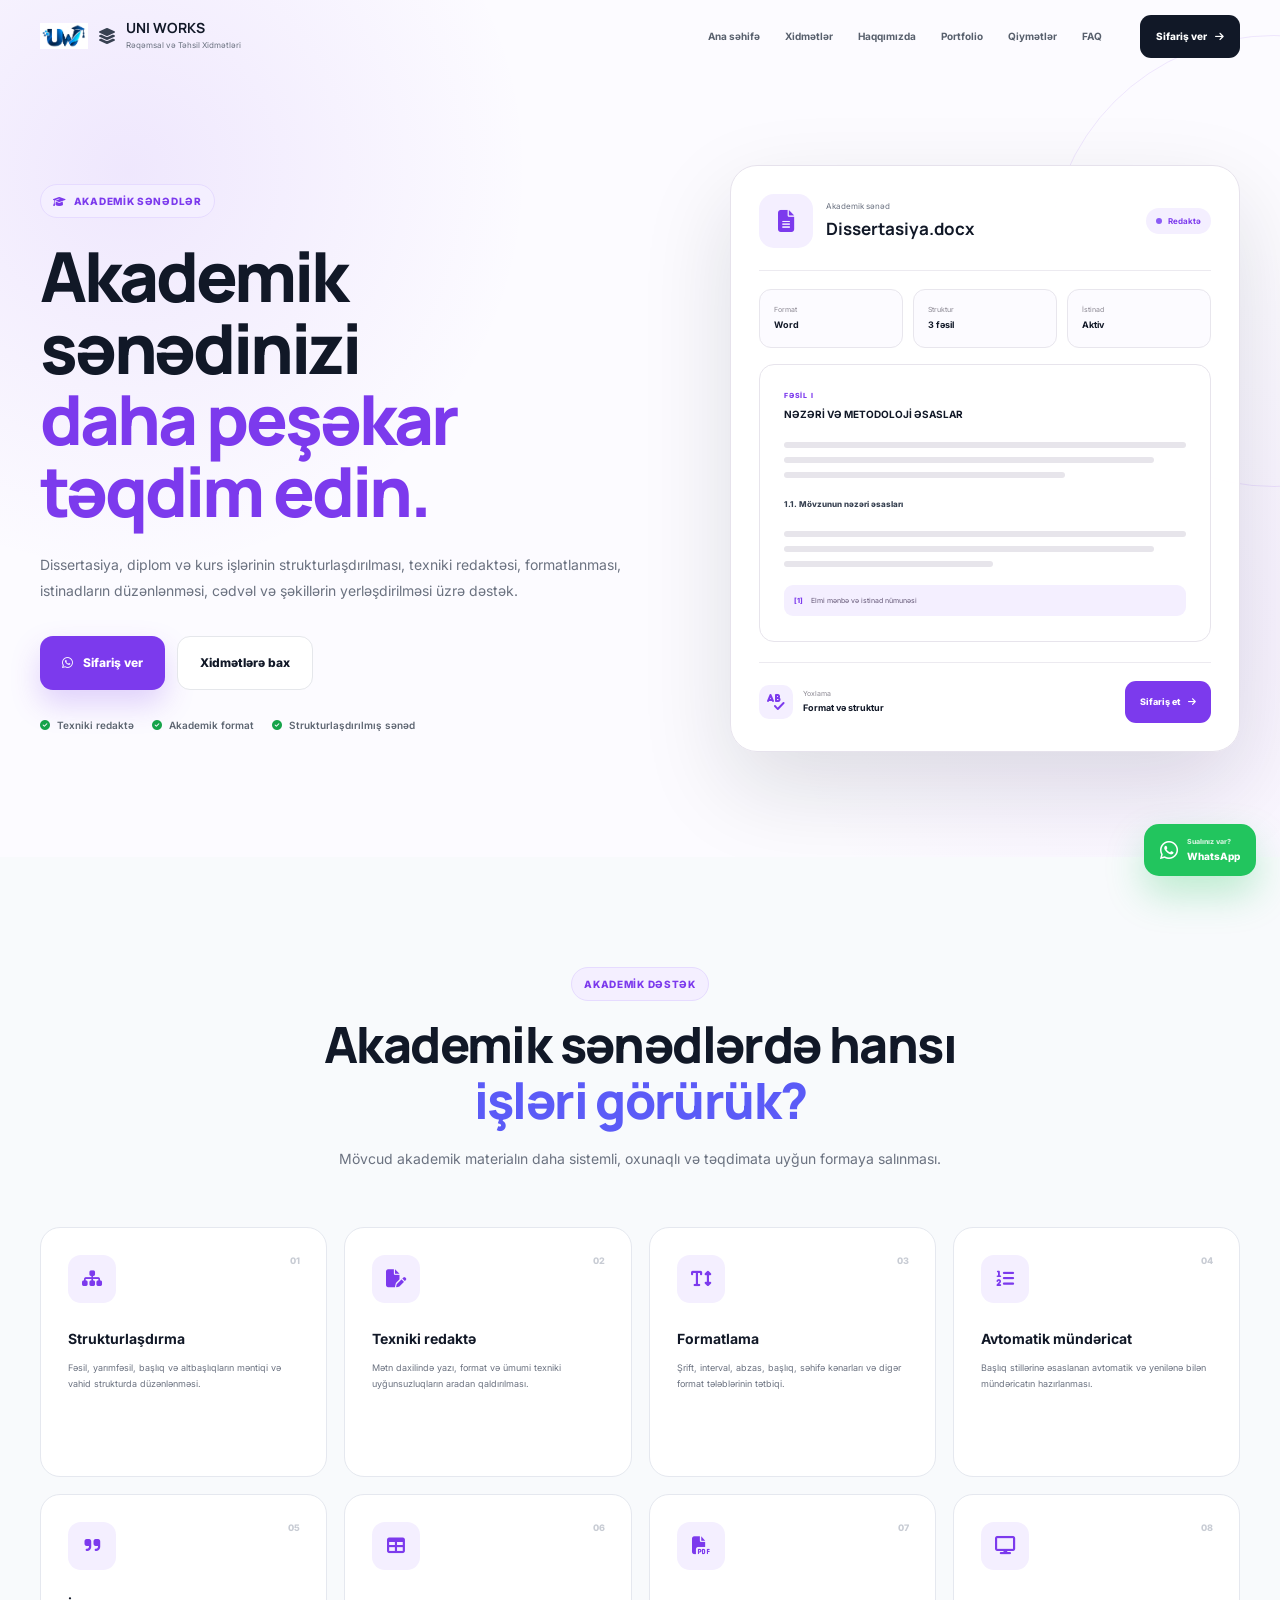
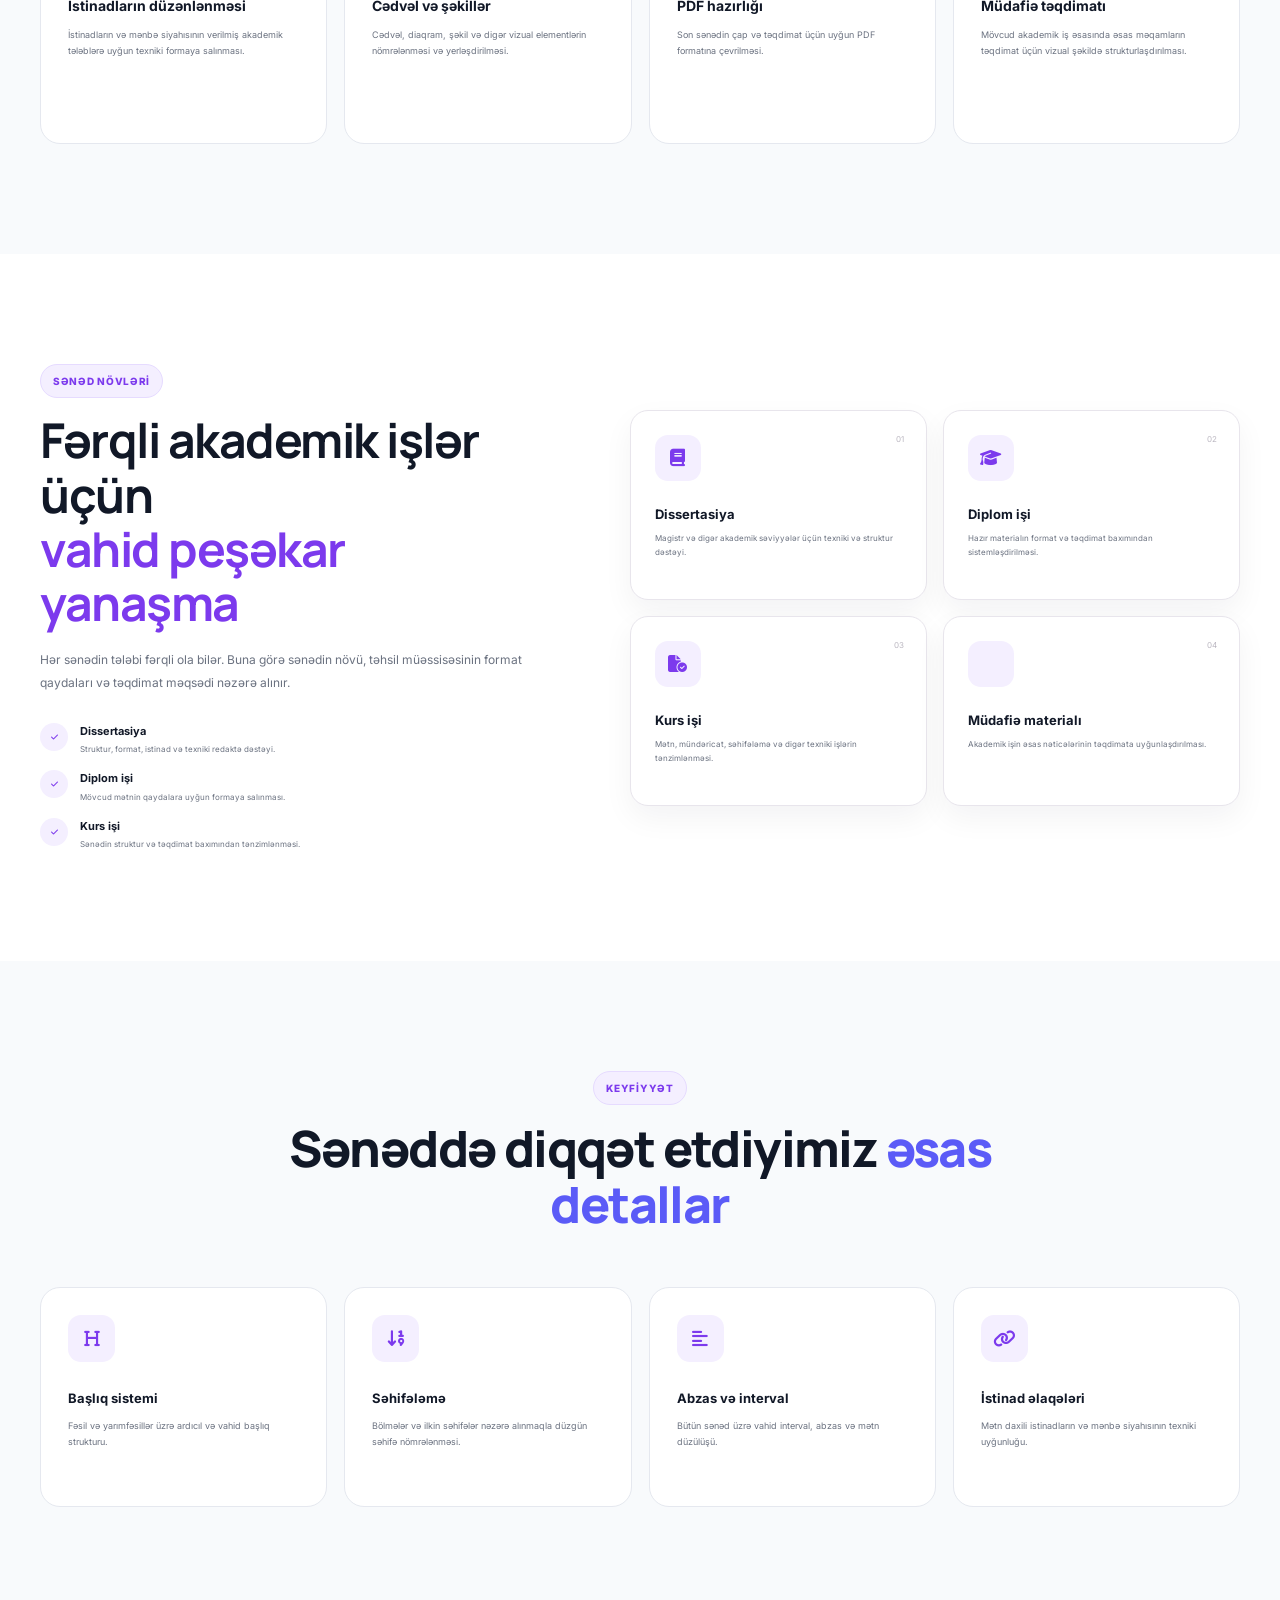
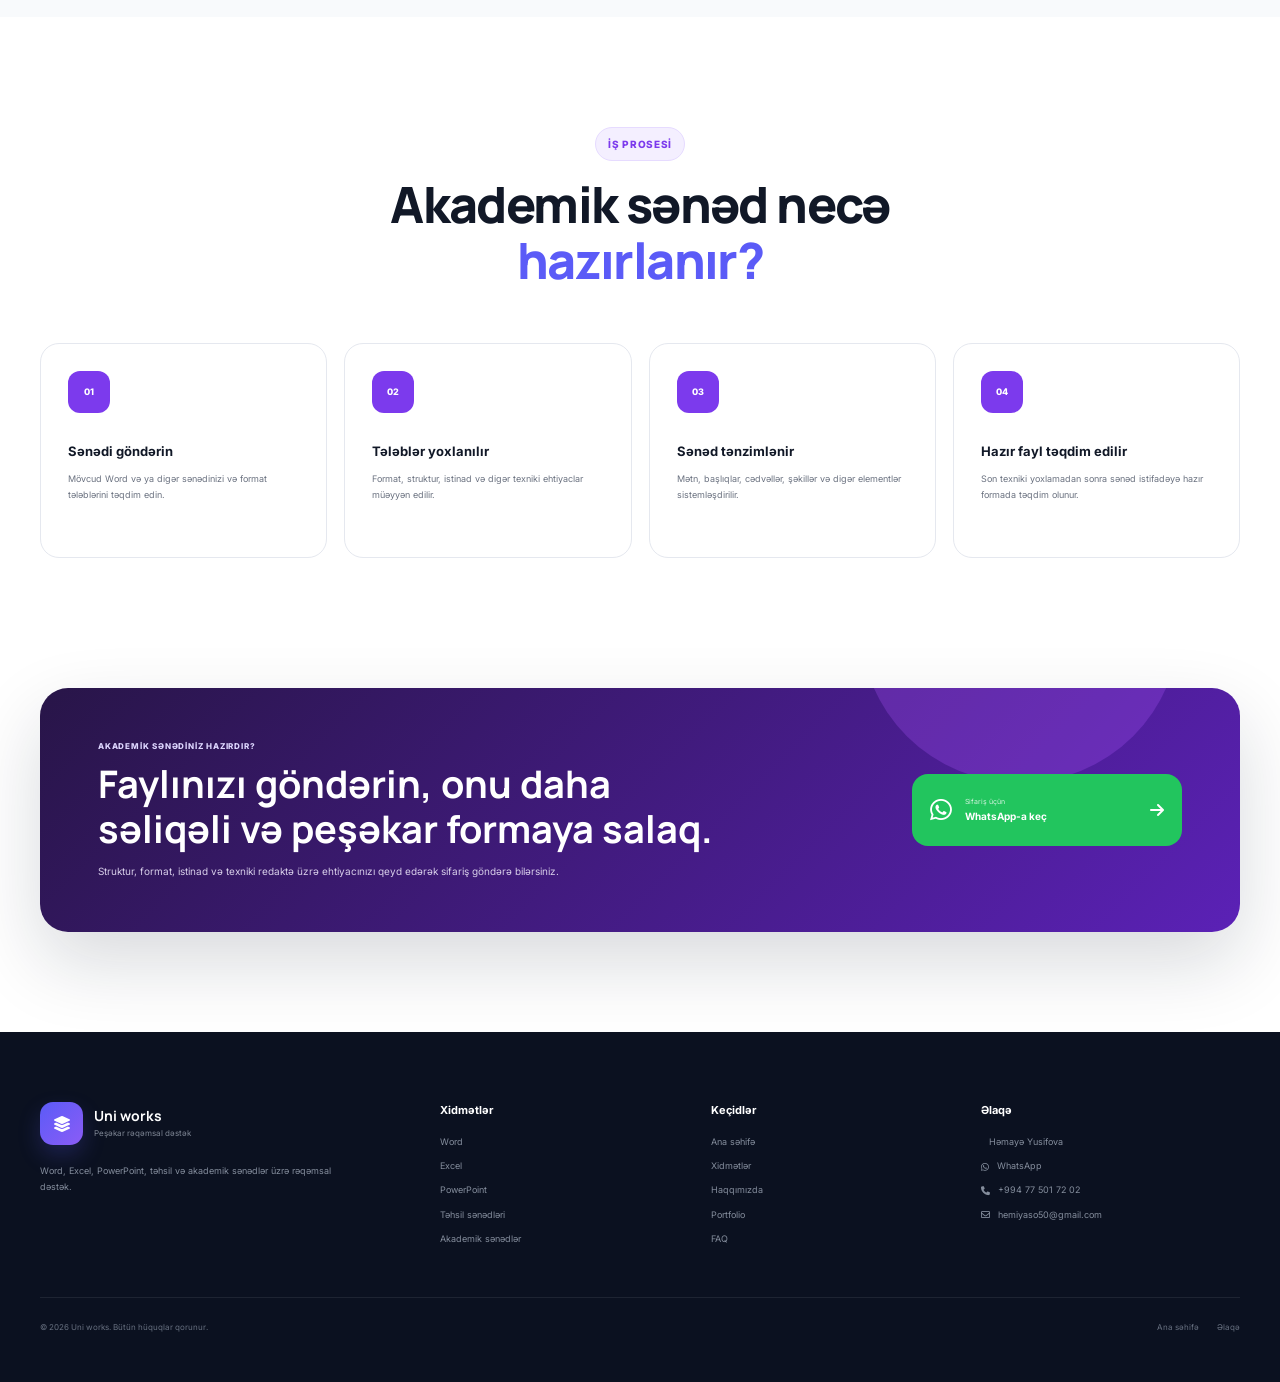
<file: docs/dissertasiya.html>
<!doctype html>
<html lang="az">
  <head>
    <meta charset="UTF-8" />
    <meta name="viewport" content="width=device-width, initial-scale=1.0" />

    <title>Akademik Sənəd Dəstəyi | Uni Works</title>
    <link rel="icon" type="image/png" href="favicon.png" />

    <meta
      name="description"
      content="Dissertasiya, diplom və kurs işlərinin strukturlaşdırılması, formatlanması, texniki redaktəsi, istinadların və vizual materialların düzənlənməsi üzrə akademik dəstək."
    />

    <link rel="preconnect" href="https://fonts.googleapis.com" />
    <link rel="preconnect" href="https://fonts.gstatic.com" crossorigin />

    <link
      href="https://fonts.googleapis.com/css2?family=Inter:wght@400;500;600;700;800&family=Manrope:wght@600;700;800&display=swap"
      rel="stylesheet"
    />

    <link
      rel="stylesheet"
      href="https://cdnjs.cloudflare.com/ajax/libs/font-awesome/6.6.0/css/all.min.css"
    />

    <link rel="stylesheet" href="style.css" />
    <link rel="stylesheet" href="dissertasiya.css" />
    <link rel="stylesheet" href="brand.css" />
  </head>

  <body>
    <header class="header" id="header">
      <div class="container nav-container">
        <a href="index.html" class="logo">
          <img src="logo.png" alt="UNI WORKS" class="site-logo" />
          <div class="brand-text">
            <i class="fa-solid fa-layer-group"></i>
          </div>

          <div class="logo-text">
            <strong>UNI WORKS</strong>
            <span>Rəqəmsal və Təhsil Xidmətləri</span>
          </div>
        </a>

        <nav class="navbar" id="navbar">
          <a href="index.html" class="nav-link"> Ana səhifə </a>

          <a href="index.html#services" class="nav-link"> Xidmətlər </a>

          <a href="index.html#about" class="nav-link"> Haqqımızda </a>

          <a href="index.html#portfolio" class="nav-link"> Portfolio </a>

          <a href="index.html#pricing" class="nav-link"> Qiymətlər </a>

          <a href="index.html#faq" class="nav-link"> FAQ </a>
        </nav>

        <a href="index.html#contact" class="nav-order-btn">
          Sifariş ver
          <i class="fa-solid fa-arrow-right"></i>
        </a>

        <button class="menu-btn" id="menuBtn" aria-label="Menyunu aç">
          <i class="fa-solid fa-bars"></i>
        </button>
      </div>
    </header>

    <main>
      <!-- =====================================================
     HERO
===================================================== -->

      <section class="academic-page-hero">
        <div class="container academic-hero-grid">
          <div class="academic-hero-content">
            <div class="section-badge academic-badge">
              <i class="fa-solid fa-graduation-cap"></i>
              Akademik sənədlər
            </div>

            <h1>
              Akademik sənədinizi
              <span>daha peşəkar təqdim edin.</span>
            </h1>

            <p>
              Dissertasiya, diplom və kurs işlərinin strukturlaşdırılması,
              texniki redaktəsi, formatlanması, istinadların düzənlənməsi,
              cədvəl və şəkillərin yerləşdirilməsi üzrə dəstək.
            </p>

            <div class="academic-hero-buttons">
              <a
                href="index.html#contact"
                class="btn btn-primary academic-main-btn"
              >
                <i class="fa-brands fa-whatsapp"></i>
                Sifariş ver
              </a>

              <a href="#academic-services" class="btn btn-secondary">
                Xidmətlərə bax
              </a>
            </div>

            <div class="academic-hero-features">
              <div>
                <i class="fa-solid fa-circle-check"></i>
                Texniki redaktə
              </div>

              <div>
                <i class="fa-solid fa-circle-check"></i>
                Akademik format
              </div>

              <div>
                <i class="fa-solid fa-circle-check"></i>
                Strukturlaşdırılmış sənəd
              </div>
            </div>
          </div>

          <!-- RIGHT SIDE -->

          <div class="academic-document-card">
            <div class="academic-document-header">
              <div class="academic-doc-title">
                <div class="academic-doc-icon">
                  <i class="fa-solid fa-file-lines"></i>
                </div>

                <div>
                  <span>Akademik sənəd</span>
                  <h3>Dissertasiya.docx</h3>
                </div>
              </div>

              <div class="academic-doc-status">
                <span></span>
                Redaktə
              </div>
            </div>

            <div class="academic-doc-meta">
              <div>
                <small>Format</small>
                <strong>Word</strong>
              </div>

              <div>
                <small>Struktur</small>
                <strong>3 fəsil</strong>
              </div>

              <div>
                <small>İstinad</small>
                <strong>Aktiv</strong>
              </div>
            </div>

            <div class="academic-page-preview">
              <div class="academic-page-title">
                <span>FƏSİL I</span>
                <strong>NƏZƏRİ VƏ METODOLOJİ ƏSASLAR</strong>
              </div>

              <div class="academic-text-line line-long"></div>
              <div class="academic-text-line"></div>
              <div class="academic-text-line line-medium"></div>

              <div class="academic-subtitle">1.1. Mövzunun nəzəri əsasları</div>

              <div class="academic-text-line line-long"></div>
              <div class="academic-text-line"></div>
              <div class="academic-text-line line-short"></div>

              <div class="academic-reference">
                <span>[1]</span>
                Elmi mənbə və istinad nümunəsi
              </div>
            </div>

            <div class="academic-document-footer">
              <div>
                <i class="fa-solid fa-spell-check"></i>

                <span>
                  <small>Yoxlama</small>
                  <strong>Format və struktur</strong>
                </span>
              </div>

              <a href="index.html#contact">
                Sifariş et
                <i class="fa-solid fa-arrow-right"></i>
              </a>
            </div>
          </div>
        </div>
      </section>

      <!-- =====================================================
     SERVICES
===================================================== -->

      <section class="section academic-services-section" id="academic-services">
        <div class="container">
          <div class="section-header">
            <div class="section-badge academic-badge">Akademik dəstək</div>

            <h2>
              Akademik sənədlərdə hansı
              <span>işləri görürük?</span>
            </h2>

            <p>
              Mövcud akademik materialın daha sistemli, oxunaqlı və təqdimata
              uyğun formaya salınması.
            </p>
          </div>

          <div class="academic-services-grid">
            <article class="academic-service-card">
              <div class="academic-card-icon">
                <i class="fa-solid fa-sitemap"></i>
              </div>

              <span>01</span>

              <h3>Strukturlaşdırma</h3>

              <p>
                Fəsil, yarımfəsil, başlıq və altbaşlıqların məntiqi və vahid
                strukturda düzənlənməsi.
              </p>
            </article>

            <article class="academic-service-card">
              <div class="academic-card-icon">
                <i class="fa-solid fa-file-pen"></i>
              </div>

              <span>02</span>

              <h3>Texniki redaktə</h3>

              <p>
                Mətn daxilində yazı, format və ümumi texniki uyğunsuzluqların
                aradan qaldırılması.
              </p>
            </article>

            <article class="academic-service-card">
              <div class="academic-card-icon">
                <i class="fa-solid fa-text-height"></i>
              </div>

              <span>03</span>

              <h3>Formatlama</h3>

              <p>
                Şrift, interval, abzas, başlıq, səhifə kənarları və digər format
                tələblərinin tətbiqi.
              </p>
            </article>

            <article class="academic-service-card">
              <div class="academic-card-icon">
                <i class="fa-solid fa-list-ol"></i>
              </div>

              <span>04</span>

              <h3>Avtomatik mündəricat</h3>

              <p>
                Başlıq stillərinə əsaslanan avtomatik və yenilənə bilən
                mündəricatın hazırlanması.
              </p>
            </article>

            <article class="academic-service-card">
              <div class="academic-card-icon">
                <i class="fa-solid fa-quote-right"></i>
              </div>

              <span>05</span>

              <h3>İstinadların düzənlənməsi</h3>

              <p>
                İstinadların və mənbə siyahısının verilmiş akademik tələblərə
                uyğun texniki formaya salınması.
              </p>
            </article>

            <article class="academic-service-card">
              <div class="academic-card-icon">
                <i class="fa-solid fa-table"></i>
              </div>

              <span>06</span>

              <h3>Cədvəl və şəkillər</h3>

              <p>
                Cədvəl, diaqram, şəkil və digər vizual elementlərin nömrələnməsi
                və yerləşdirilməsi.
              </p>
            </article>

            <article class="academic-service-card">
              <div class="academic-card-icon">
                <i class="fa-solid fa-file-pdf"></i>
              </div>

              <span>07</span>

              <h3>PDF hazırlığı</h3>

              <p>
                Son sənədin çap və təqdimat üçün uyğun PDF formatına çevrilməsi.
              </p>
            </article>

            <article class="academic-service-card">
              <div class="academic-card-icon">
                <i class="fa-solid fa-display"></i>
              </div>

              <span>08</span>

              <h3>Müdafiə təqdimatı</h3>

              <p>
                Mövcud akademik iş əsasında əsas məqamların təqdimat üçün vizual
                şəkildə strukturlaşdırılması.
              </p>
            </article>
          </div>
        </div>
      </section>

      <!-- =====================================================
     DOCUMENT TYPES
===================================================== -->

      <section class="section academic-types-section">
        <div class="container academic-types-grid">
          <div class="academic-types-content">
            <div class="section-badge academic-badge">Sənəd növləri</div>

            <h2>
              Fərqli akademik işlər üçün
              <span>vahid peşəkar yanaşma</span>
            </h2>

            <p>
              Hər sənədin tələbi fərqli ola bilər. Buna görə sənədin növü,
              təhsil müəssisəsinin format qaydaları və təqdimat məqsədi nəzərə
              alınır.
            </p>

            <div class="academic-types-list">
              <div>
                <i class="fa-solid fa-check"></i>

                <span>
                  <strong>Dissertasiya</strong>
                  <small>
                    Struktur, format, istinad və texniki redaktə dəstəyi.
                  </small>
                </span>
              </div>

              <div>
                <i class="fa-solid fa-check"></i>

                <span>
                  <strong>Diplom işi</strong>
                  <small>
                    Mövcud mətnin qaydalara uyğun formaya salınması.
                  </small>
                </span>
              </div>

              <div>
                <i class="fa-solid fa-check"></i>

                <span>
                  <strong>Kurs işi</strong>
                  <small>
                    Sənədin struktur və təqdimat baxımından tənzimlənməsi.
                  </small>
                </span>
              </div>
            </div>
          </div>

          <div class="academic-type-cards">
            <div class="academic-type-card">
              <div>
                <i class="fa-solid fa-book"></i>
              </div>

              <span>01</span>

              <strong>Dissertasiya</strong>

              <p>
                Magistr və digər akademik səviyyələr üçün texniki və struktur
                dəstəyi.
              </p>
            </div>

            <div class="academic-type-card">
              <div>
                <i class="fa-solid fa-graduation-cap"></i>
              </div>

              <span>02</span>

              <strong>Diplom işi</strong>

              <p>
                Hazır materialın format və təqdimat baxımından
                sistemləşdirilməsi.
              </p>
            </div>

            <div class="academic-type-card">
              <div>
                <i class="fa-solid fa-file-circle-check"></i>
              </div>

              <span>03</span>

              <strong>Kurs işi</strong>

              <p>
                Mətn, mündəricat, səhifələmə və digər texniki işlərin
                tənzimlənməsi.
              </p>
            </div>

            <div class="academic-type-card">
              <div>
                <i class="fa-solid fa-presentation-screen"></i>
              </div>

              <span>04</span>

              <strong>Müdafiə materialı</strong>

              <p>
                Akademik işin əsas nəticələrinin təqdimata uyğunlaşdırılması.
              </p>
            </div>
          </div>
        </div>
      </section>

      <!-- =====================================================
     QUALITY
===================================================== -->

      <section class="section academic-quality-section">
        <div class="container">
          <div class="section-header">
            <div class="section-badge academic-badge">Keyfiyyət</div>

            <h2>
              Sənəddə diqqət etdiyimiz
              <span>əsas detallar</span>
            </h2>
          </div>

          <div class="academic-quality-grid">
            <article class="academic-quality-card">
              <i class="fa-solid fa-heading"></i>

              <h3>Başlıq sistemi</h3>

              <p>
                Fəsil və yarımfəsillər üzrə ardıcıl və vahid başlıq strukturu.
              </p>
            </article>

            <article class="academic-quality-card">
              <i class="fa-solid fa-arrow-down-1-9"></i>

              <h3>Səhifələmə</h3>

              <p>
                Bölmələr və ilkin səhifələr nəzərə alınmaqla düzgün səhifə
                nömrələnməsi.
              </p>
            </article>

            <article class="academic-quality-card">
              <i class="fa-solid fa-align-left"></i>

              <h3>Abzas və interval</h3>

              <p>Bütün sənəd üzrə vahid interval, abzas və mətn düzülüşü.</p>
            </article>

            <article class="academic-quality-card">
              <i class="fa-solid fa-link"></i>

              <h3>İstinad əlaqələri</h3>

              <p>
                Mətn daxili istinadların və mənbə siyahısının texniki uyğunluğu.
              </p>
            </article>
          </div>
        </div>
      </section>

      <!-- =====================================================
     PROCESS
===================================================== -->

      <section class="section academic-process-section">
        <div class="container">
          <div class="section-header">
            <div class="section-badge academic-badge">İş prosesi</div>

            <h2>
              Akademik sənəd necə
              <span>hazırlanır?</span>
            </h2>
          </div>

          <div class="academic-process-grid">
            <article class="academic-process-card">
              <div class="academic-process-number">01</div>

              <h3>Sənədi göndərin</h3>

              <p>
                Mövcud Word və ya digər sənədinizi və format tələblərini təqdim
                edin.
              </p>
            </article>

            <article class="academic-process-card">
              <div class="academic-process-number">02</div>

              <h3>Tələblər yoxlanılır</h3>

              <p>
                Format, struktur, istinad və digər texniki ehtiyaclar müəyyən
                edilir.
              </p>
            </article>

            <article class="academic-process-card">
              <div class="academic-process-number">03</div>

              <h3>Sənəd tənzimlənir</h3>

              <p>
                Mətn, başlıqlar, cədvəllər, şəkillər və digər elementlər
                sistemləşdirilir.
              </p>
            </article>

            <article class="academic-process-card">
              <div class="academic-process-number">04</div>

              <h3>Hazır fayl təqdim edilir</h3>

              <p>
                Son texniki yoxlamadan sonra sənəd istifadəyə hazır formada
                təqdim olunur.
              </p>
            </article>
          </div>
        </div>
      </section>

      <!-- =====================================================
     CTA
===================================================== -->

      <section class="academic-cta-section">
        <div class="container">
          <div class="academic-cta-box">
            <div>
              <span> Akademik sənədiniz hazırdır? </span>

              <h2>
                Faylınızı göndərin, onu daha səliqəli və peşəkar formaya salaq.
              </h2>

              <p>
                Struktur, format, istinad və texniki redaktə üzrə ehtiyacınızı
                qeyd edərək sifariş göndərə bilərsiniz.
              </p>
            </div>

            <a href="index.html#contact" class="academic-cta-button">
              <i class="fa-brands fa-whatsapp"></i>

              <span>
                <small>Sifariş üçün</small>
                <strong>WhatsApp-a keç</strong>
              </span>

              <i class="fa-solid fa-arrow-right"></i>
            </a>
          </div>
        </div>
      </section>
    </main>

    <footer class="footer">
      <div class="container footer-grid">
        <div class="footer-brand">
          <a href="index.html" class="logo footer-logo">
            <div class="logo-icon">
              <i class="fa-solid fa-layer-group"></i>
            </div>

            <div class="logo-text">
              <strong>Uni works</strong>
              <span>Peşəkar rəqəmsal dəstək</span>
            </div>
          </a>

          <p>
            Word, Excel, PowerPoint, təhsil və akademik sənədlər üzrə rəqəmsal
            dəstək.
          </p>
        </div>

        <div class="footer-column">
          <h4>Xidmətlər</h4>

          <a href="word.html">Word</a>
          <a href="excel.html">Excel</a>
          <a href="slayd.html">PowerPoint</a>
          <a href="tehsil.html">Təhsil sənədləri</a>
          <a href="dissertasiya.html">Akademik sənədlər</a>
        </div>

        <div class="footer-column">
          <h4>Keçidlər</h4>

          <a href="index.html">Ana səhifə</a>
          <a href="index.html#services">Xidmətlər</a>
          <a href="index.html#about">Haqqımızda</a>
          <a href="index.html#portfolio">Portfolio</a>
          <a href="index.html#faq">FAQ</a>
        </div>

        <div class="footer-column">
          <h4>Əlaqə</h4>
          <a href="index.html#contact">
            <i class="fa-brands fa-name"></i>
            Həmayə Yusifova
          </a>
          <a href="index.html#contact">
            <i class="fa-brands fa-whatsapp"></i>
            WhatsApp
          </a>

          <a href="index.html#contact">
            <i class="fa-solid fa-phone"></i>
            +994 77 501 72 02
          </a>

          <a href="index.html#contact">
            <i class="fa-regular fa-envelope"></i>
            hemiyaso50@gmail.com
          </a>
        </div>
      </div>

      <div class="container footer-bottom">
        <p>© 2026 Uni works. Bütün hüquqlar qorunur.</p>

        <div>
          <a href="index.html">Ana səhifə</a>
          <a href="index.html#contact">Əlaqə</a>
        </div>
      </div>
    </footer>

    <a
      href="index.html#contact"
      class="floating-whatsapp"
      aria-label="WhatsApp ilə sifariş ver"
    >
      <i class="fa-brands fa-whatsapp"></i>

      <span>
        <small>Sualınız var?</small>
        WhatsApp
      </span>
    </a>

    <button class="back-to-top" id="backToTop" aria-label="Yuxarı qayıt">
      <i class="fa-solid fa-arrow-up"></i>
    </button>

    <script src="script.js"></script>
  </body>
</html>
</file>
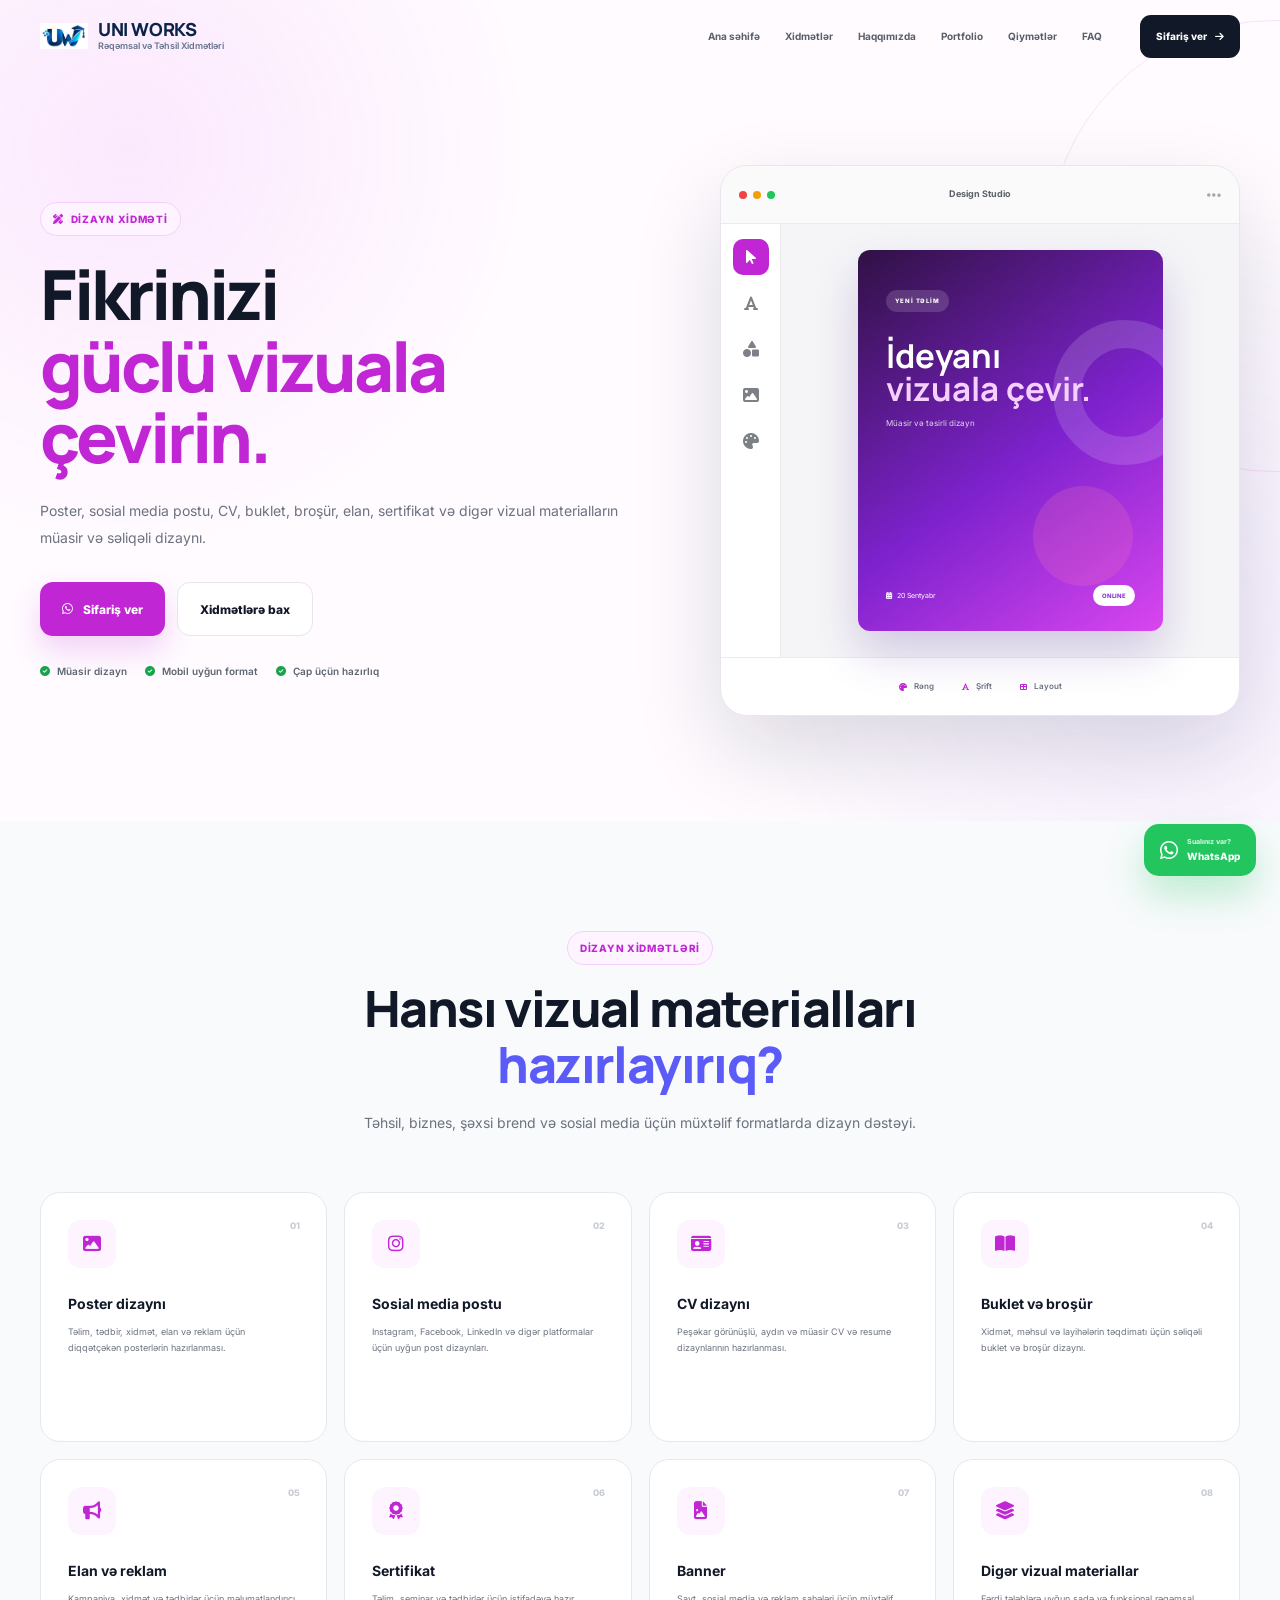
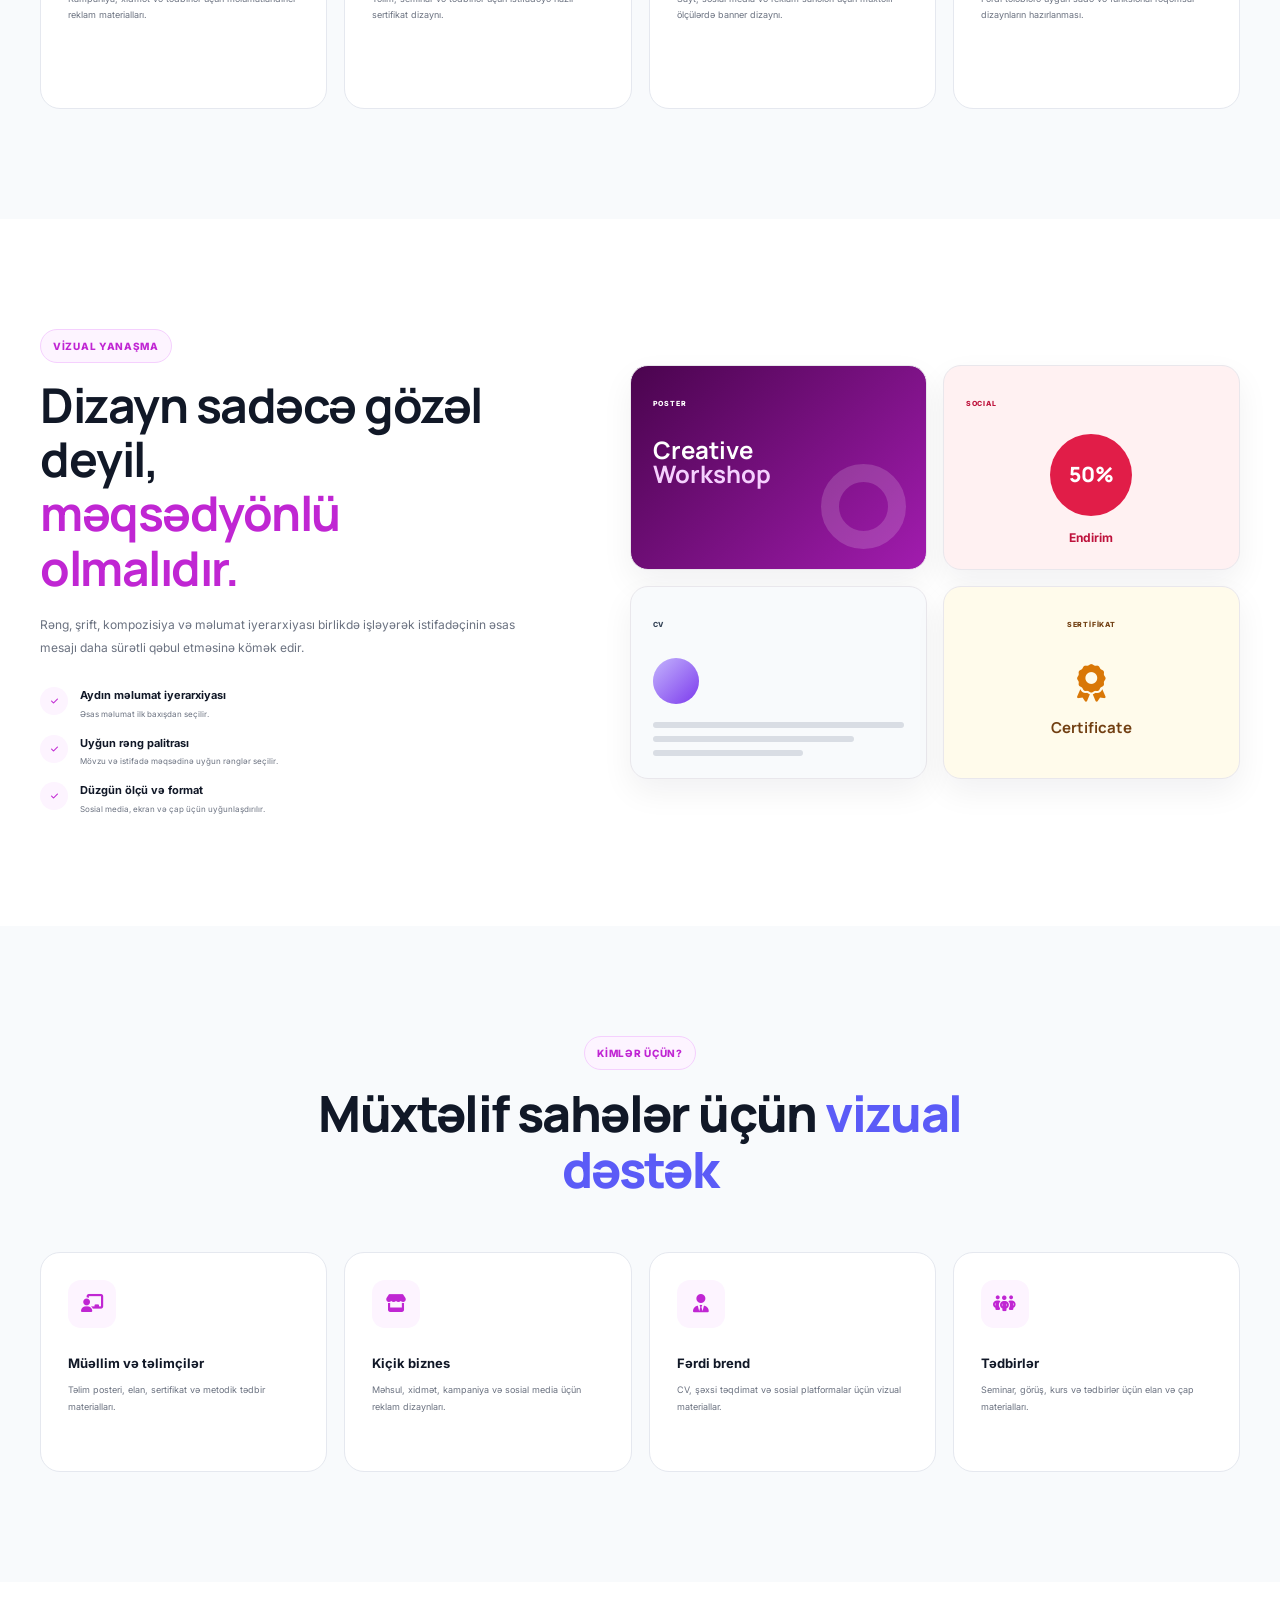
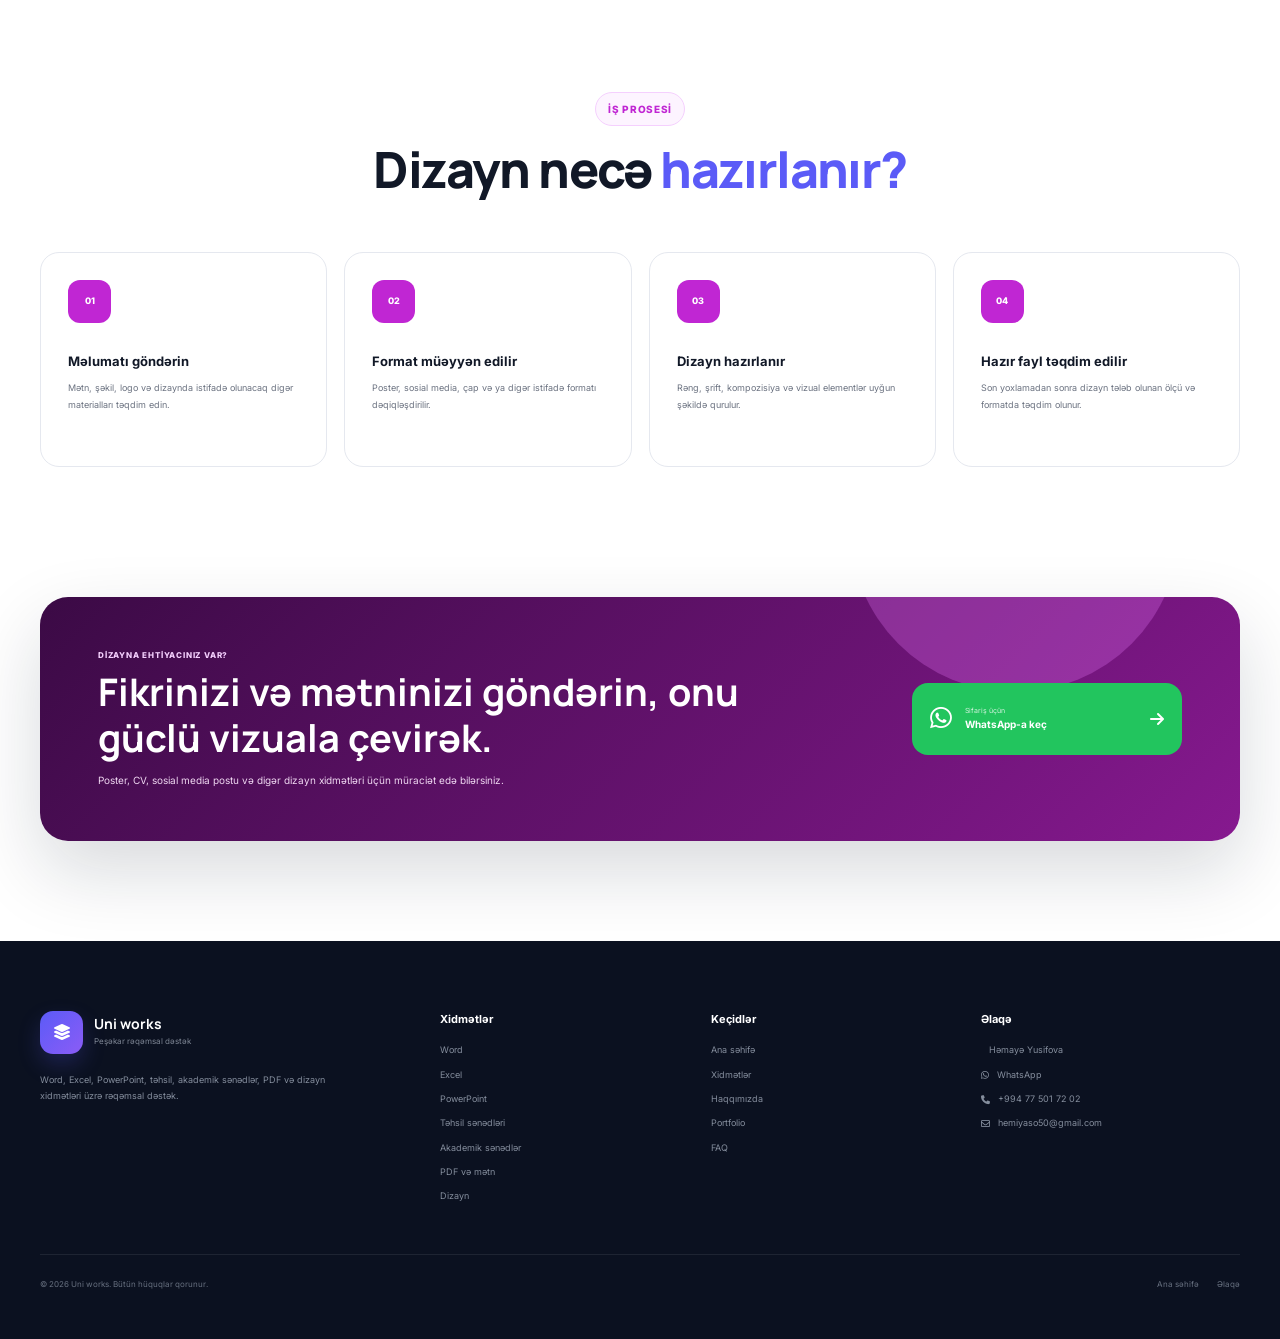
<file: docs/dizayn.html>
<!doctype html>
<html lang="az">
  <head>
    <meta charset="UTF-8" />
    <meta name="viewport" content="width=device-width, initial-scale=1.0" />

    <title>Dizayn xidməti | Uni Works</title>
    <link rel="icon" type="image/png" href="favicon.png" />

    <meta
      name="description"
      content="Poster, sosial media postu, CV, buklet, broşür, elan, sertifikat və digər vizual materialların hazırlanması."
    />

    <link rel="preconnect" href="https://fonts.googleapis.com" />
    <link rel="preconnect" href="https://fonts.gstatic.com" crossorigin />

    <link
      href="https://fonts.googleapis.com/css2?family=Inter:wght@400;500;600;700;800&family=Manrope:wght@600;700;800&display=swap"
      rel="stylesheet"
    />

    <link
      rel="stylesheet"
      href="https://cdnjs.cloudflare.com/ajax/libs/font-awesome/6.6.0/css/all.min.css"
    />

    <link rel="stylesheet" href="style.css" />
    <link rel="stylesheet" href="dizayn.css" />
    <link rel="stylesheet" href="brand.css" />
  </head>

  <body>
    <header class="header" id="header">
      <div class="container nav-container">
        <a href="index.html" class="logo">
          <img src="logo.png" alt="UNI WORKS" class="site-logo" />
          <div class="brand-text">
            <strong>UNI WORKS</strong>
            <span>Rəqəmsal və Təhsil Xidmətləri</span>
          </div>
        </a>

        <nav class="navbar" id="navbar">
          <a href="index.html" class="nav-link">Ana səhifə</a>
          <a href="index.html#services" class="nav-link">Xidmətlər</a>
          <a href="index.html#about" class="nav-link">Haqqımızda</a>
          <a href="index.html#portfolio" class="nav-link">Portfolio</a>
          <a href="index.html#pricing" class="nav-link">Qiymətlər</a>
          <a href="index.html#faq" class="nav-link">FAQ</a>
        </nav>

        <a href="index.html#contact" class="nav-order-btn">
          Sifariş ver
          <i class="fa-solid fa-arrow-right"></i>
        </a>

        <button class="menu-btn" id="menuBtn" aria-label="Menyunu aç">
          <i class="fa-solid fa-bars"></i>
        </button>
      </div>
    </header>

    <main>
      <section class="design-page-hero">
        <div class="container design-hero-grid">
          <div class="design-hero-content">
            <div class="section-badge design-badge">
              <i class="fa-solid fa-pen-ruler"></i>
              Dizayn xidməti
            </div>

            <h1>
              Fikrinizi
              <span>güclü vizuala çevirin.</span>
            </h1>

            <p>
              Poster, sosial media postu, CV, buklet, broşür, elan, sertifikat
              və digər vizual materialların müasir və səliqəli dizaynı.
            </p>

            <div class="design-hero-buttons">
              <a
                href="index.html#contact"
                class="btn btn-primary design-main-btn"
              >
                <i class="fa-brands fa-whatsapp"></i>
                Sifariş ver
              </a>

              <a href="#design-services" class="btn btn-secondary">
                Xidmətlərə bax
              </a>
            </div>

            <div class="design-hero-features">
              <div>
                <i class="fa-solid fa-circle-check"></i>
                Müasir dizayn
              </div>

              <div>
                <i class="fa-solid fa-circle-check"></i>
                Mobil uyğun format
              </div>

              <div>
                <i class="fa-solid fa-circle-check"></i>
                Çap üçün hazırlıq
              </div>
            </div>
          </div>

          <div class="design-studio-card">
            <div class="design-studio-toolbar">
              <div class="design-toolbar-left">
                <span></span>
                <span></span>
                <span></span>
              </div>

              <strong>Design Studio</strong>

              <i class="fa-solid fa-ellipsis"></i>
            </div>

            <div class="design-workspace">
              <div class="design-sidebar">
                <button class="active">
                  <i class="fa-solid fa-arrow-pointer"></i>
                </button>

                <button>
                  <i class="fa-solid fa-font"></i>
                </button>

                <button>
                  <i class="fa-solid fa-shapes"></i>
                </button>

                <button>
                  <i class="fa-solid fa-image"></i>
                </button>

                <button>
                  <i class="fa-solid fa-palette"></i>
                </button>
              </div>

              <div class="design-canvas">
                <div class="design-poster-preview">
                  <span class="design-poster-label"> YENİ TƏLİM </span>

                  <h2>
                    İdeyanı
                    <span>vizuala çevir.</span>
                  </h2>

                  <p>Müasir və təsirli dizayn</p>

                  <div class="design-poster-shape shape-one"></div>
                  <div class="design-poster-shape shape-two"></div>

                  <div class="design-poster-bottom">
                    <div>
                      <i class="fa-solid fa-calendar-days"></i>
                      20 Sentyabr
                    </div>

                    <strong>ONLINE</strong>
                  </div>
                </div>
              </div>
            </div>

            <div class="design-studio-bottom">
              <span>
                <i class="fa-solid fa-palette"></i>
                Rəng
              </span>

              <span>
                <i class="fa-solid fa-font"></i>
                Şrift
              </span>

              <span>
                <i class="fa-solid fa-border-all"></i>
                Layout
              </span>
            </div>
          </div>
        </div>
      </section>

      <section class="section design-services-section" id="design-services">
        <div class="container">
          <div class="section-header">
            <div class="section-badge design-badge">Dizayn xidmətləri</div>

            <h2>
              Hansı vizual materialları
              <span>hazırlayırıq?</span>
            </h2>

            <p>
              Təhsil, biznes, şəxsi brend və sosial media üçün müxtəlif
              formatlarda dizayn dəstəyi.
            </p>
          </div>

          <div class="design-services-grid">
            <article class="design-service-card">
              <div class="design-card-icon">
                <i class="fa-solid fa-image"></i>
              </div>

              <span>01</span>

              <h3>Poster dizaynı</h3>

              <p>
                Təlim, tədbir, xidmət, elan və reklam üçün diqqətçəkən
                posterlərin hazırlanması.
              </p>
            </article>

            <article class="design-service-card">
              <div class="design-card-icon">
                <i class="fa-brands fa-instagram"></i>
              </div>

              <span>02</span>

              <h3>Sosial media postu</h3>

              <p>
                Instagram, Facebook, LinkedIn və digər platformalar üçün uyğun
                post dizaynları.
              </p>
            </article>

            <article class="design-service-card">
              <div class="design-card-icon">
                <i class="fa-solid fa-id-card"></i>
              </div>

              <span>03</span>

              <h3>CV dizaynı</h3>

              <p>
                Peşəkar görünüşlü, aydın və müasir CV və resume dizaynlarının
                hazırlanması.
              </p>
            </article>

            <article class="design-service-card">
              <div class="design-card-icon">
                <i class="fa-solid fa-book-open"></i>
              </div>

              <span>04</span>

              <h3>Buklet və broşür</h3>

              <p>
                Xidmət, məhsul və layihələrin təqdimatı üçün səliqəli buklet və
                broşür dizaynı.
              </p>
            </article>

            <article class="design-service-card">
              <div class="design-card-icon">
                <i class="fa-solid fa-bullhorn"></i>
              </div>

              <span>05</span>

              <h3>Elan və reklam</h3>

              <p>
                Kampaniya, xidmət və tədbirlər üçün məlumatlandırıcı reklam
                materialları.
              </p>
            </article>

            <article class="design-service-card">
              <div class="design-card-icon">
                <i class="fa-solid fa-award"></i>
              </div>

              <span>06</span>

              <h3>Sertifikat</h3>

              <p>
                Təlim, seminar və tədbirlər üçün istifadəyə hazır sertifikat
                dizaynı.
              </p>
            </article>

            <article class="design-service-card">
              <div class="design-card-icon">
                <i class="fa-solid fa-file-image"></i>
              </div>

              <span>07</span>

              <h3>Banner</h3>

              <p>
                Sayt, sosial media və reklam sahələri üçün müxtəlif ölçülərdə
                banner dizaynı.
              </p>
            </article>

            <article class="design-service-card">
              <div class="design-card-icon">
                <i class="fa-solid fa-layer-group"></i>
              </div>

              <span>08</span>

              <h3>Digər vizual materiallar</h3>

              <p>
                Fərdi tələblərə uyğun sadə və funksional rəqəmsal dizaynların
                hazırlanması.
              </p>
            </article>
          </div>
        </div>
      </section>

      <section class="section design-showcase-section">
        <div class="container design-showcase-grid">
          <div class="design-showcase-content">
            <div class="section-badge design-badge">Vizual yanaşma</div>

            <h2>
              Dizayn sadəcə gözəl deyil,
              <span>məqsədyönlü olmalıdır.</span>
            </h2>

            <p>
              Rəng, şrift, kompozisiya və məlumat iyerarxiyası birlikdə
              işləyərək istifadəçinin əsas mesajı daha sürətli qəbul etməsinə
              kömək edir.
            </p>

            <div class="design-features">
              <div>
                <i class="fa-solid fa-check"></i>

                <span>
                  <strong>Aydın məlumat iyerarxiyası</strong>
                  <small> Əsas məlumat ilk baxışdan seçilir. </small>
                </span>
              </div>

              <div>
                <i class="fa-solid fa-check"></i>

                <span>
                  <strong>Uyğun rəng palitrası</strong>
                  <small>
                    Mövzu və istifadə məqsədinə uyğun rənglər seçilir.
                  </small>
                </span>
              </div>

              <div>
                <i class="fa-solid fa-check"></i>

                <span>
                  <strong>Düzgün ölçü və format</strong>
                  <small>
                    Sosial media, ekran və çap üçün uyğunlaşdırılır.
                  </small>
                </span>
              </div>
            </div>
          </div>

          <div class="design-gallery">
            <div class="design-gallery-card gallery-poster">
              <span>POSTER</span>

              <h3>
                Creative
                <strong>Workshop</strong>
              </h3>

              <div></div>
            </div>

            <div class="design-gallery-card gallery-social">
              <span>SOCIAL</span>

              <div class="gallery-social-circle">50%</div>

              <strong>Endirim</strong>
            </div>

            <div class="design-gallery-card gallery-cv">
              <span>CV</span>

              <div class="cv-avatar"></div>

              <div class="cv-lines">
                <i></i>
                <i></i>
                <i></i>
              </div>
            </div>

            <div class="design-gallery-card gallery-certificate">
              <span>SERTİFİKAT</span>

              <i class="fa-solid fa-award"></i>

              <strong> Certificate </strong>
            </div>
          </div>
        </div>
      </section>

      <section class="section design-audience-section">
        <div class="container">
          <div class="section-header">
            <div class="section-badge design-badge">Kimlər üçün?</div>

            <h2>
              Müxtəlif sahələr üçün
              <span>vizual dəstək</span>
            </h2>
          </div>

          <div class="design-audience-grid">
            <article class="design-audience-card">
              <i class="fa-solid fa-chalkboard-user"></i>

              <h3>Müəllim və təlimçilər</h3>

              <p>
                Təlim posteri, elan, sertifikat və metodik tədbir materialları.
              </p>
            </article>

            <article class="design-audience-card">
              <i class="fa-solid fa-store"></i>

              <h3>Kiçik biznes</h3>

              <p>
                Məhsul, xidmət, kampaniya və sosial media üçün reklam
                dizaynları.
              </p>
            </article>

            <article class="design-audience-card">
              <i class="fa-solid fa-user-tie"></i>

              <h3>Fərdi brend</h3>

              <p>
                CV, şəxsi təqdimat və sosial platformalar üçün vizual
                materiallar.
              </p>
            </article>

            <article class="design-audience-card">
              <i class="fa-solid fa-people-group"></i>

              <h3>Tədbirlər</h3>

              <p>
                Seminar, görüş, kurs və tədbirlər üçün elan və çap materialları.
              </p>
            </article>
          </div>
        </div>
      </section>

      <section class="section design-process-section">
        <div class="container">
          <div class="section-header">
            <div class="section-badge design-badge">İş prosesi</div>

            <h2>
              Dizayn necə
              <span>hazırlanır?</span>
            </h2>
          </div>

          <div class="design-process-grid">
            <article class="design-process-card">
              <div class="design-process-number">01</div>

              <h3>Məlumatı göndərin</h3>

              <p>
                Mətn, şəkil, logo və dizaynda istifadə olunacaq digər
                materialları təqdim edin.
              </p>
            </article>

            <article class="design-process-card">
              <div class="design-process-number">02</div>

              <h3>Format müəyyən edilir</h3>

              <p>
                Poster, sosial media, çap və ya digər istifadə formatı
                dəqiqləşdirilir.
              </p>
            </article>

            <article class="design-process-card">
              <div class="design-process-number">03</div>

              <h3>Dizayn hazırlanır</h3>

              <p>
                Rəng, şrift, kompozisiya və vizual elementlər uyğun şəkildə
                qurulur.
              </p>
            </article>

            <article class="design-process-card">
              <div class="design-process-number">04</div>

              <h3>Hazır fayl təqdim edilir</h3>

              <p>
                Son yoxlamadan sonra dizayn tələb olunan ölçü və formatda təqdim
                olunur.
              </p>
            </article>
          </div>
        </div>
      </section>

      <section class="design-cta-section">
        <div class="container">
          <div class="design-cta-box">
            <div>
              <span> Dizayna ehtiyacınız var? </span>

              <h2>
                Fikrinizi və mətninizi göndərin, onu güclü vizuala çevirək.
              </h2>

              <p>
                Poster, CV, sosial media postu və digər dizayn xidmətləri üçün
                müraciət edə bilərsiniz.
              </p>
            </div>

            <a href="index.html#contact" class="design-cta-button">
              <i class="fa-brands fa-whatsapp"></i>

              <span>
                <small>Sifariş üçün</small>
                <strong>WhatsApp-a keç</strong>
              </span>

              <i class="fa-solid fa-arrow-right"></i>
            </a>
          </div>
        </div>
      </section>
    </main>

    <footer class="footer">
      <div class="container footer-grid">
        <div class="footer-brand">
          <a href="index.html" class="logo footer-logo">
            <div class="logo-icon">
              <i class="fa-solid fa-layer-group"></i>
            </div>

            <div class="logo-text">
              <strong>Uni works</strong>
              <span>Peşəkar rəqəmsal dəstək</span>
            </div>
          </a>

          <p>
            Word, Excel, PowerPoint, təhsil, akademik sənədlər, PDF və dizayn
            xidmətləri üzrə rəqəmsal dəstək.
          </p>
        </div>

        <div class="footer-column">
          <h4>Xidmətlər</h4>

          <a href="word.html">Word</a>
          <a href="excel.html">Excel</a>
          <a href="slayd.html">PowerPoint</a>
          <a href="tehsil.html">Təhsil sənədləri</a>
          <a href="dissertasiya.html">Akademik sənədlər</a>
          <a href="pdf.html">PDF və mətn</a>
          <a href="dizayn.html">Dizayn</a>
        </div>

        <div class="footer-column">
          <h4>Keçidlər</h4>

          <a href="index.html">Ana səhifə</a>
          <a href="index.html#services">Xidmətlər</a>
          <a href="index.html#about">Haqqımızda</a>
          <a href="index.html#portfolio">Portfolio</a>
          <a href="index.html#faq">FAQ</a>
        </div>

        <div class="footer-column">
          <h4>Əlaqə</h4>
          <a href="index.html#contact">
            <i class="fa-brands fa-name"></i>
            Həmayə Yusifova
          </a>
          <a href="index.html#contact">
            <i class="fa-brands fa-whatsapp"></i>
            WhatsApp
          </a>

          <a href="index.html#contact">
            <i class="fa-solid fa-phone"></i>
            +994 77 501 72 02
          </a>

          <a href="index.html#contact">
            <i class="fa-regular fa-envelope"></i>
            hemiyaso50@gmail.com
          </a>
        </div>
      </div>

      <div class="container footer-bottom">
        <p>© 2026 Uni works. Bütün hüquqlar qorunur.</p>

        <div>
          <a href="index.html">Ana səhifə</a>
          <a href="index.html#contact">Əlaqə</a>
        </div>
      </div>
    </footer>

    <a
      href="index.html#contact"
      class="floating-whatsapp"
      aria-label="WhatsApp ilə sifariş ver"
    >
      <i class="fa-brands fa-whatsapp"></i>

      <span>
        <small>Sualınız var?</small>
        WhatsApp
      </span>
    </a>

    <button class="back-to-top" id="backToTop" aria-label="Yuxarı qayıt">
      <i class="fa-solid fa-arrow-up"></i>
    </button>

    <script src="script.js"></script>
  </body>
</html>
</file>
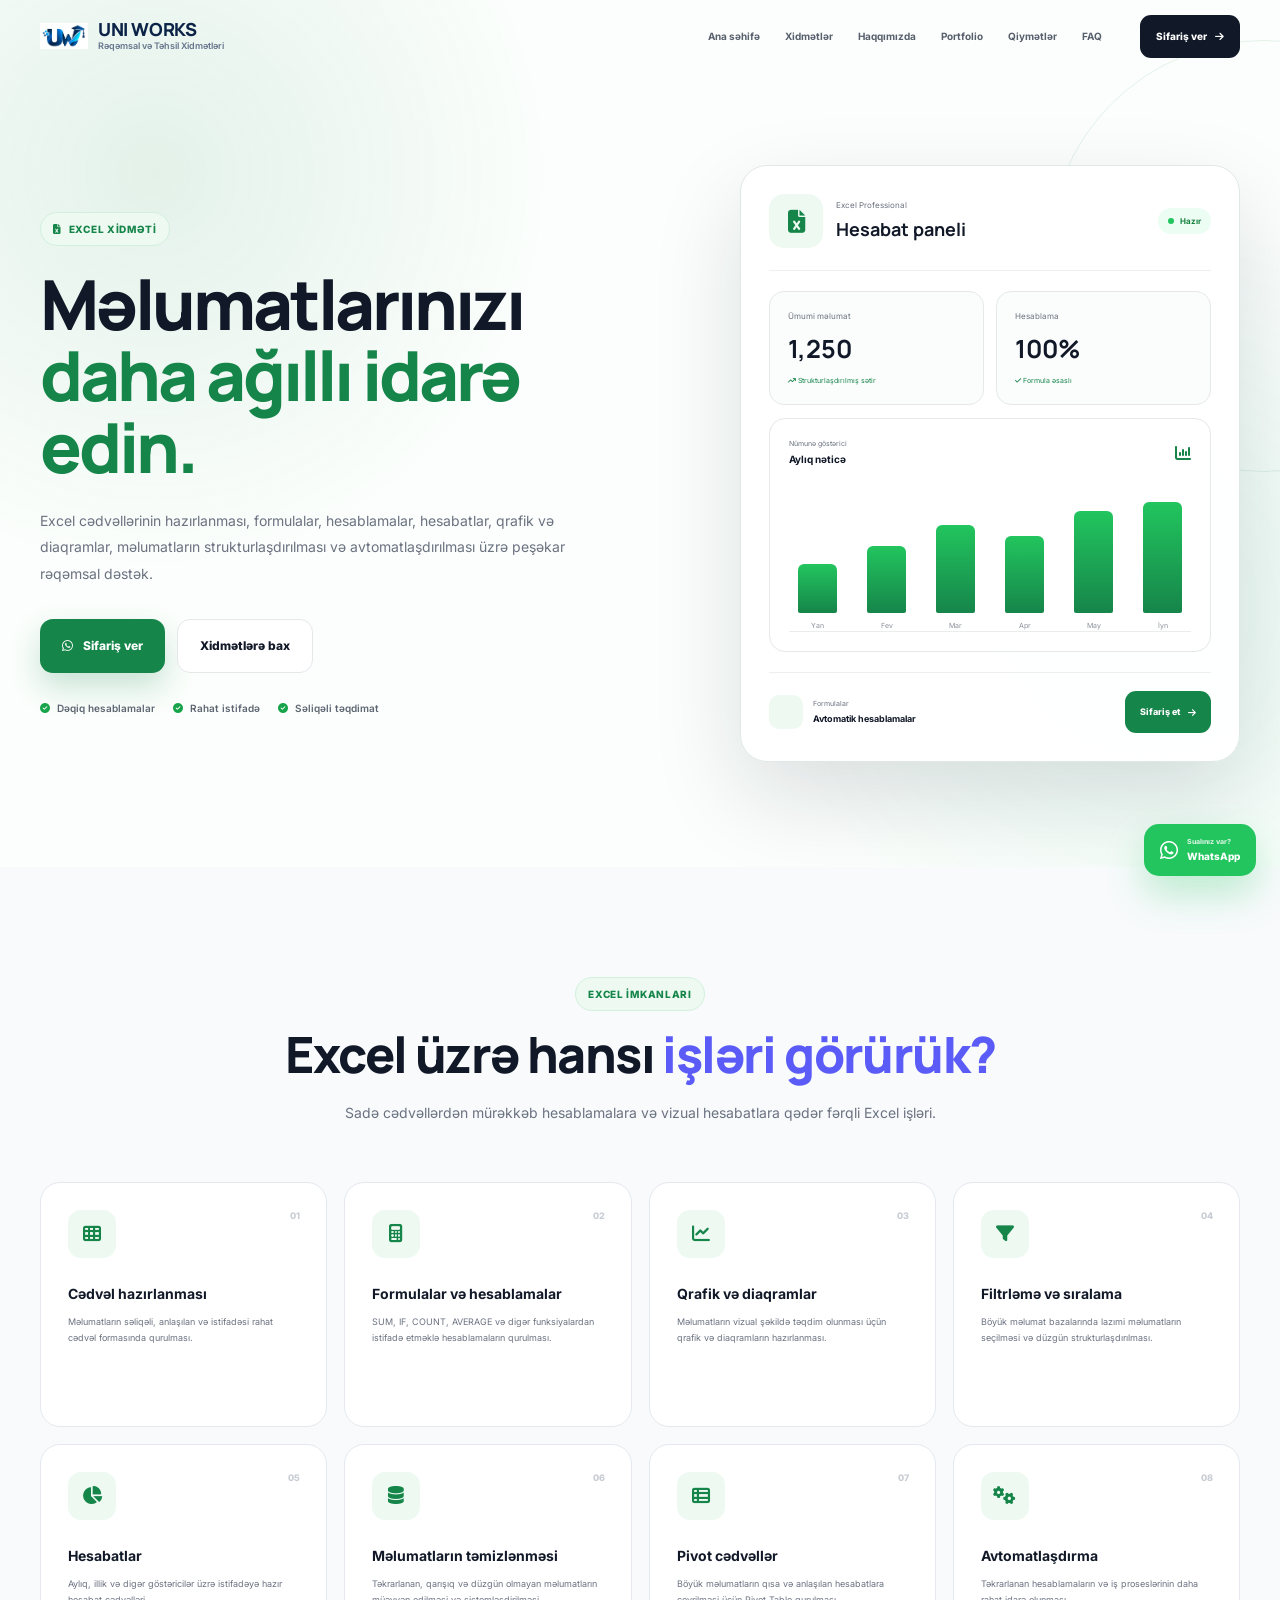
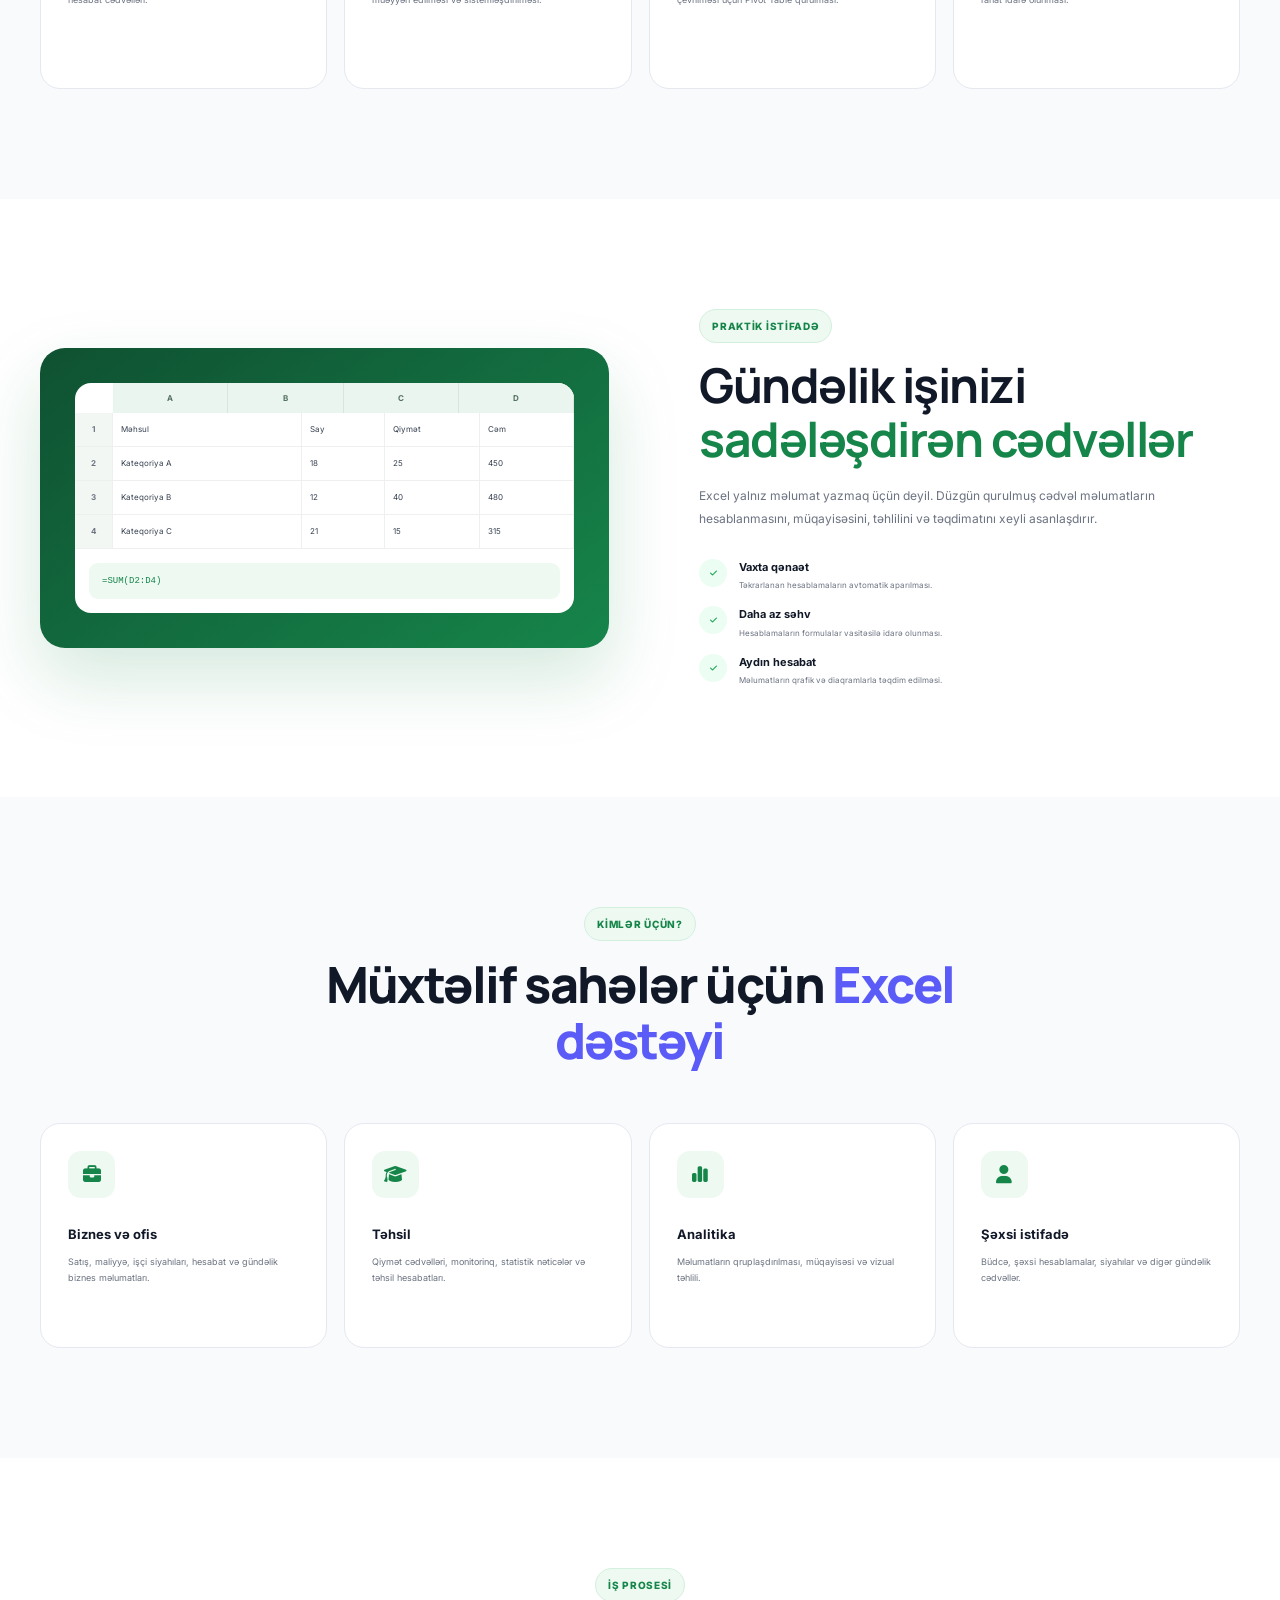
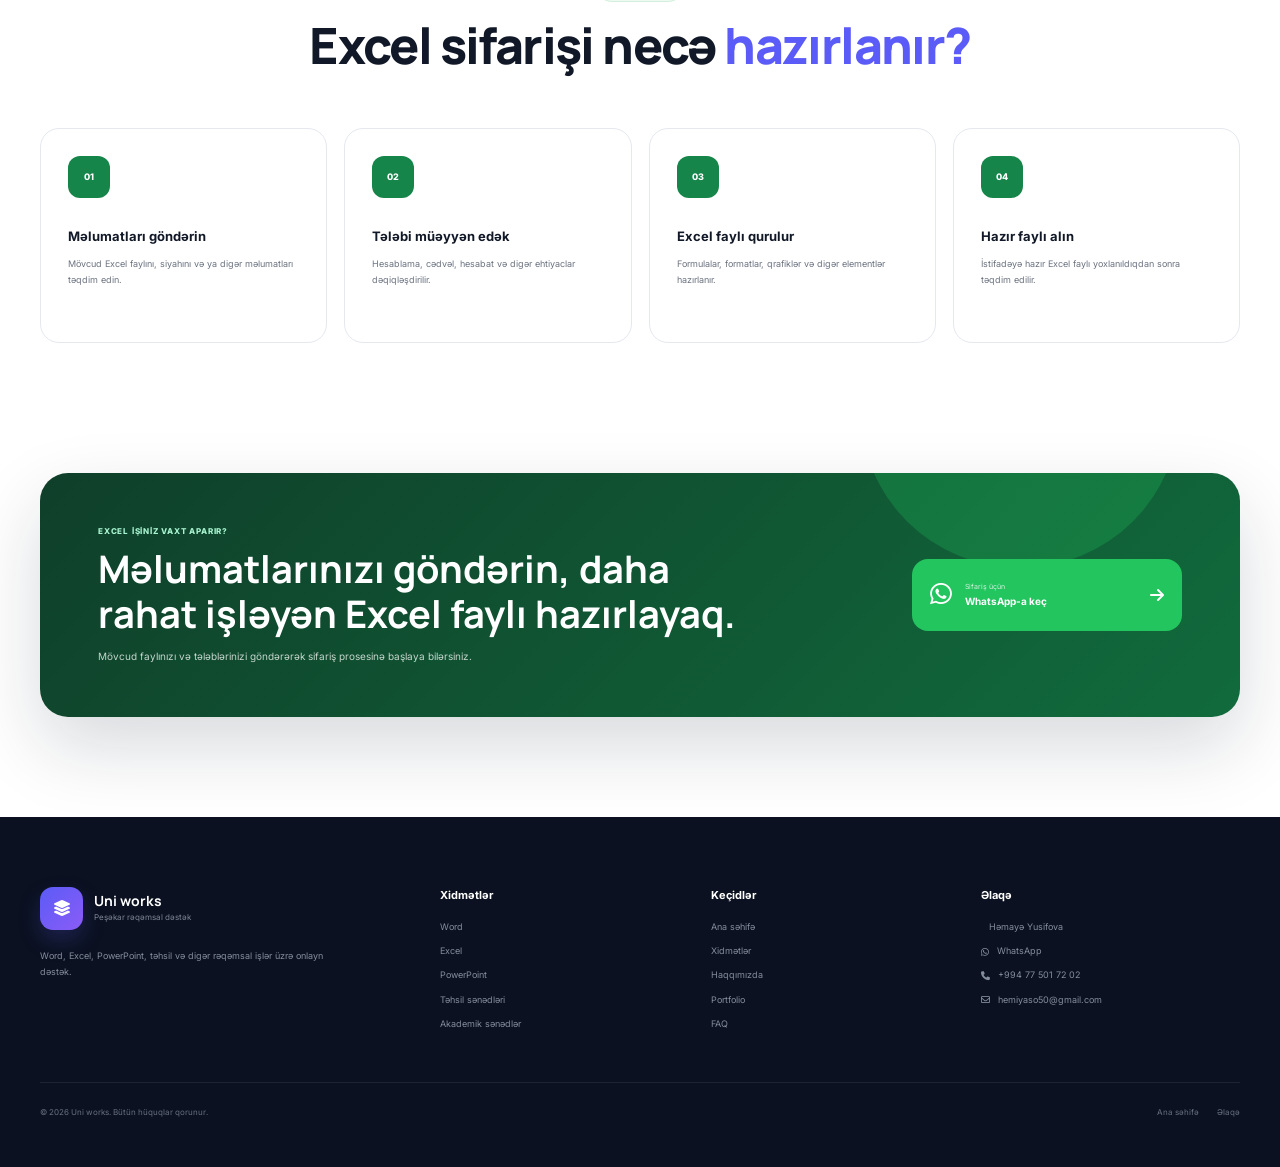
<file: docs/excel.html>
<!doctype html>
<html lang="az">
  <head>
    <meta charset="UTF-8" />
    <meta name="viewport" content="width=device-width, initial-scale=1.0" />

    <title>Excel Xidməti | Uni Works</title>
    <link rel="icon" type="image/png" href="favicon.png" />

    <meta
      name="description"
      content="Excel cədvəllərinin hazırlanması, formulalar, hesablamalar, hesabatlar, qrafik və diaqramların qurulması üzrə peşəkar dəstək."
    />

    <link rel="preconnect" href="https://fonts.googleapis.com" />
    <link rel="preconnect" href="https://fonts.gstatic.com" crossorigin />

    <link
      href="https://fonts.googleapis.com/css2?family=Inter:wght@400;500;600;700;800&family=Manrope:wght@600;700;800&display=swap"
      rel="stylesheet"
    />

    <link
      rel="stylesheet"
      href="https://cdnjs.cloudflare.com/ajax/libs/font-awesome/6.6.0/css/all.min.css"
    />

    <link rel="stylesheet" href="style.css" />
    <link rel="stylesheet" href="excel.css" />
    <link rel="stylesheet" href="brand.css" />
  </head>

  <body>
    <!-- =====================================================
     HEADER
===================================================== -->

    <header class="header" id="header">
      <div class="container nav-container">
        <a href="index.html" class="logo">
          <img src="logo.png" alt="UNI WORKS" class="site-logo" />
          <div class="brand-text">
            <strong>UNI WORKS</strong>
            <span>Rəqəmsal və Təhsil Xidmətləri</span>
          </div>
        </a>

        <nav class="navbar" id="navbar">
          <a href="index.html" class="nav-link"> Ana səhifə </a>

          <a href="index.html#services" class="nav-link"> Xidmətlər </a>

          <a href="index.html#about" class="nav-link"> Haqqımızda </a>

          <a href="index.html#portfolio" class="nav-link"> Portfolio </a>

          <a href="index.html#pricing" class="nav-link"> Qiymətlər </a>

          <a href="index.html#faq" class="nav-link"> FAQ </a>
        </nav>

        <a href="index.html#contact" class="nav-order-btn">
          Sifariş ver
          <i class="fa-solid fa-arrow-right"></i>
        </a>

        <button class="menu-btn" id="menuBtn" aria-label="Menyunu aç">
          <i class="fa-solid fa-bars"></i>
        </button>
      </div>
    </header>

    <main>
      <!-- =====================================================
     EXCEL HERO
===================================================== -->

      <section class="excel-page-hero">
        <div class="container excel-hero-grid">
          <div class="excel-hero-content">
            <div class="section-badge excel-badge">
              <i class="fa-solid fa-file-excel"></i>
              Excel xidməti
            </div>

            <h1>
              Məlumatlarınızı
              <span>daha ağıllı idarə edin.</span>
            </h1>

            <p>
              Excel cədvəllərinin hazırlanması, formulalar, hesablamalar,
              hesabatlar, qrafik və diaqramlar, məlumatların
              strukturlaşdırılması və avtomatlaşdırılması üzrə peşəkar rəqəmsal
              dəstək.
            </p>

            <div class="excel-hero-buttons">
              <a
                href="index.html#contact"
                class="btn btn-primary excel-main-btn"
              >
                <i class="fa-brands fa-whatsapp"></i>
                Sifariş ver
              </a>

              <a href="#excel-services" class="btn btn-secondary">
                Xidmətlərə bax
              </a>
            </div>

            <div class="excel-hero-features">
              <div>
                <i class="fa-solid fa-circle-check"></i>
                Dəqiq hesablamalar
              </div>

              <div>
                <i class="fa-solid fa-circle-check"></i>
                Rahat istifadə
              </div>

              <div>
                <i class="fa-solid fa-circle-check"></i>
                Səliqəli təqdimat
              </div>
            </div>
          </div>

          <!-- RIGHT SIDE -->

          <div class="excel-dashboard-card">
            <div class="excel-dashboard-top">
              <div class="excel-dashboard-title">
                <div class="excel-dashboard-icon">
                  <i class="fa-solid fa-file-excel"></i>
                </div>

                <div>
                  <span>Excel Professional</span>
                  <h3>Hesabat paneli</h3>
                </div>
              </div>

              <div class="excel-status">
                <span></span>
                Hazır
              </div>
            </div>

            <div class="excel-stats-grid">
              <div class="excel-stat-card">
                <span>Ümumi məlumat</span>

                <strong>1,250</strong>

                <small>
                  <i class="fa-solid fa-arrow-trend-up"></i>
                  Strukturlaşdırılmış sətir
                </small>
              </div>

              <div class="excel-stat-card">
                <span>Hesablama</span>

                <strong>100%</strong>

                <small>
                  <i class="fa-solid fa-check"></i>
                  Formula əsaslı
                </small>
              </div>
            </div>

            <div class="excel-chart-box">
              <div class="excel-chart-header">
                <div>
                  <span>Nümunə göstərici</span>
                  <strong>Aylıq nəticə</strong>
                </div>

                <i class="fa-solid fa-chart-column"></i>
              </div>

              <div class="excel-bars">
                <div class="excel-bar-item">
                  <span style="height: 38%"></span>
                  <small>Yan</small>
                </div>

                <div class="excel-bar-item">
                  <span style="height: 52%"></span>
                  <small>Fev</small>
                </div>

                <div class="excel-bar-item">
                  <span style="height: 68%"></span>
                  <small>Mar</small>
                </div>

                <div class="excel-bar-item">
                  <span style="height: 60%"></span>
                  <small>Apr</small>
                </div>

                <div class="excel-bar-item">
                  <span style="height: 79%"></span>
                  <small>May</small>
                </div>

                <div class="excel-bar-item">
                  <span style="height: 92%"></span>
                  <small>İyn</small>
                </div>
              </div>
            </div>

            <div class="excel-dashboard-bottom">
              <div>
                <i class="fa-solid fa-function"></i>

                <span>
                  <small>Formulalar</small>
                  <strong>Avtomatik hesablamalar</strong>
                </span>
              </div>

              <a href="index.html#contact">
                Sifariş et
                <i class="fa-solid fa-arrow-right"></i>
              </a>
            </div>
          </div>
        </div>
      </section>

      <!-- =====================================================
     SERVICES
===================================================== -->

      <section class="section excel-services-section" id="excel-services">
        <div class="container">
          <div class="section-header">
            <div class="section-badge excel-badge">Excel imkanları</div>

            <h2>
              Excel üzrə hansı
              <span>işləri görürük?</span>
            </h2>

            <p>
              Sadə cədvəllərdən mürəkkəb hesablamalara və vizual hesabatlara
              qədər fərqli Excel işləri.
            </p>
          </div>

          <div class="excel-services-grid">
            <article class="excel-service-card">
              <div class="excel-card-icon">
                <i class="fa-solid fa-table-cells"></i>
              </div>

              <span>01</span>

              <h3>Cədvəl hazırlanması</h3>

              <p>
                Məlumatların səliqəli, anlaşılan və istifadəsi rahat cədvəl
                formasında qurulması.
              </p>
            </article>

            <article class="excel-service-card">
              <div class="excel-card-icon">
                <i class="fa-solid fa-calculator"></i>
              </div>

              <span>02</span>

              <h3>Formulalar və hesablamalar</h3>

              <p>
                SUM, IF, COUNT, AVERAGE və digər funksiyalardan istifadə etməklə
                hesablamaların qurulması.
              </p>
            </article>

            <article class="excel-service-card">
              <div class="excel-card-icon">
                <i class="fa-solid fa-chart-line"></i>
              </div>

              <span>03</span>

              <h3>Qrafik və diaqramlar</h3>

              <p>
                Məlumatların vizual şəkildə təqdim olunması üçün qrafik və
                diaqramların hazırlanması.
              </p>
            </article>

            <article class="excel-service-card">
              <div class="excel-card-icon">
                <i class="fa-solid fa-filter"></i>
              </div>

              <span>04</span>

              <h3>Filtrləmə və sıralama</h3>

              <p>
                Böyük məlumat bazalarında lazımi məlumatların seçilməsi və
                düzgün strukturlaşdırılması.
              </p>
            </article>

            <article class="excel-service-card">
              <div class="excel-card-icon">
                <i class="fa-solid fa-chart-pie"></i>
              </div>

              <span>05</span>

              <h3>Hesabatlar</h3>

              <p>
                Aylıq, illik və digər göstəricilər üzrə istifadəyə hazır hesabat
                cədvəlləri.
              </p>
            </article>

            <article class="excel-service-card">
              <div class="excel-card-icon">
                <i class="fa-solid fa-database"></i>
              </div>

              <span>06</span>

              <h3>Məlumatların təmizlənməsi</h3>

              <p>
                Təkrarlanan, qarışıq və düzgün olmayan məlumatların müəyyən
                edilməsi və sistemləşdirilməsi.
              </p>
            </article>

            <article class="excel-service-card">
              <div class="excel-card-icon">
                <i class="fa-solid fa-table-list"></i>
              </div>

              <span>07</span>

              <h3>Pivot cədvəllər</h3>

              <p>
                Böyük məlumatların qısa və anlaşılan hesabatlara çevrilməsi üçün
                Pivot Table qurulması.
              </p>
            </article>

            <article class="excel-service-card">
              <div class="excel-card-icon">
                <i class="fa-solid fa-gears"></i>
              </div>

              <span>08</span>

              <h3>Avtomatlaşdırma</h3>

              <p>
                Təkrarlanan hesablamaların və iş proseslərinin daha rahat idarə
                olunması.
              </p>
            </article>
          </div>
        </div>
      </section>

      <!-- =====================================================
     BUSINESS USE
===================================================== -->

      <section class="section excel-use-section">
        <div class="container excel-use-grid">
          <div class="excel-use-panel">
            <div class="excel-mini-sheet">
              <div class="excel-sheet-head">
                <span>A</span>
                <span>B</span>
                <span>C</span>
                <span>D</span>
              </div>

              <div class="excel-sheet-row">
                <strong>1</strong>
                <span>Məhsul</span>
                <span>Say</span>
                <span>Qiymət</span>
                <span>Cəm</span>
              </div>

              <div class="excel-sheet-row">
                <strong>2</strong>
                <span>Kateqoriya A</span>
                <span>18</span>
                <span>25</span>
                <span>450</span>
              </div>

              <div class="excel-sheet-row">
                <strong>3</strong>
                <span>Kateqoriya B</span>
                <span>12</span>
                <span>40</span>
                <span>480</span>
              </div>

              <div class="excel-sheet-row">
                <strong>4</strong>
                <span>Kateqoriya C</span>
                <span>21</span>
                <span>15</span>
                <span>315</span>
              </div>

              <div class="excel-sheet-formula">=SUM(D2:D4)</div>
            </div>
          </div>

          <div class="excel-use-content">
            <div class="section-badge excel-badge">Praktik istifadə</div>

            <h2>
              Gündəlik işinizi
              <span>sadələşdirən cədvəllər</span>
            </h2>

            <p>
              Excel yalnız məlumat yazmaq üçün deyil. Düzgün qurulmuş cədvəl
              məlumatların hesablanmasını, müqayisəsini, təhlilini və
              təqdimatını xeyli asanlaşdırır.
            </p>

            <div class="excel-use-features">
              <div>
                <i class="fa-solid fa-check"></i>

                <span>
                  <strong>Vaxta qənaət</strong>
                  <small>
                    Təkrarlanan hesablamaların avtomatik aparılması.
                  </small>
                </span>
              </div>

              <div>
                <i class="fa-solid fa-check"></i>

                <span>
                  <strong>Daha az səhv</strong>
                  <small>
                    Hesablamaların formulalar vasitəsilə idarə olunması.
                  </small>
                </span>
              </div>

              <div>
                <i class="fa-solid fa-check"></i>

                <span>
                  <strong>Aydın hesabat</strong>
                  <small>
                    Məlumatların qrafik və diaqramlarla təqdim edilməsi.
                  </small>
                </span>
              </div>
            </div>
          </div>
        </div>
      </section>

      <!-- =====================================================
     WHO FOR
===================================================== -->

      <section class="section excel-audience-section">
        <div class="container">
          <div class="section-header">
            <div class="section-badge excel-badge">Kimlər üçün?</div>

            <h2>
              Müxtəlif sahələr üçün
              <span>Excel dəstəyi</span>
            </h2>
          </div>

          <div class="excel-audience-grid">
            <article class="excel-audience-card">
              <i class="fa-solid fa-briefcase"></i>

              <h3>Biznes və ofis</h3>

              <p>
                Satış, maliyyə, işçi siyahıları, hesabat və gündəlik biznes
                məlumatları.
              </p>
            </article>

            <article class="excel-audience-card">
              <i class="fa-solid fa-graduation-cap"></i>

              <h3>Təhsil</h3>

              <p>
                Qiymət cədvəlləri, monitorinq, statistik nəticələr və təhsil
                hesabatları.
              </p>
            </article>

            <article class="excel-audience-card">
              <i class="fa-solid fa-chart-simple"></i>

              <h3>Analitika</h3>

              <p>
                Məlumatların qruplaşdırılması, müqayisəsi və vizual təhlili.
              </p>
            </article>

            <article class="excel-audience-card">
              <i class="fa-solid fa-user"></i>

              <h3>Şəxsi istifadə</h3>

              <p>
                Büdcə, şəxsi hesablamalar, siyahılar və digər gündəlik
                cədvəllər.
              </p>
            </article>
          </div>
        </div>
      </section>

      <!-- =====================================================
     PROCESS
===================================================== -->

      <section class="section excel-process-section">
        <div class="container">
          <div class="section-header">
            <div class="section-badge excel-badge">İş prosesi</div>

            <h2>
              Excel sifarişi necə
              <span>hazırlanır?</span>
            </h2>
          </div>

          <div class="excel-process-grid">
            <article class="excel-process-card">
              <div class="excel-process-number">01</div>

              <h3>Məlumatları göndərin</h3>

              <p>
                Mövcud Excel faylını, siyahını və ya digər məlumatları təqdim
                edin.
              </p>
            </article>

            <article class="excel-process-card">
              <div class="excel-process-number">02</div>

              <h3>Tələbi müəyyən edək</h3>

              <p>
                Hesablama, cədvəl, hesabat və digər ehtiyaclar dəqiqləşdirilir.
              </p>
            </article>

            <article class="excel-process-card">
              <div class="excel-process-number">03</div>

              <h3>Excel faylı qurulur</h3>

              <p>
                Formulalar, formatlar, qrafiklər və digər elementlər hazırlanır.
              </p>
            </article>

            <article class="excel-process-card">
              <div class="excel-process-number">04</div>

              <h3>Hazır faylı alın</h3>

              <p>
                İstifadəyə hazır Excel faylı yoxlanıldıqdan sonra təqdim edilir.
              </p>
            </article>
          </div>
        </div>
      </section>

      <!-- =====================================================
     CTA
===================================================== -->

      <section class="excel-cta-section">
        <div class="container">
          <div class="excel-cta-box">
            <div>
              <span> Excel işiniz vaxt aparır? </span>

              <h2>
                Məlumatlarınızı göndərin, daha rahat işləyən Excel faylı
                hazırlayaq.
              </h2>

              <p>
                Mövcud faylınızı və tələblərinizi göndərərək sifariş prosesinə
                başlaya bilərsiniz.
              </p>
            </div>

            <a href="index.html#contact" class="excel-cta-button">
              <i class="fa-brands fa-whatsapp"></i>

              <span>
                <small>Sifariş üçün</small>
                <strong>WhatsApp-a keç</strong>
              </span>

              <i class="fa-solid fa-arrow-right"></i>
            </a>
          </div>
        </div>
      </section>
    </main>

    <!-- =====================================================
     FOOTER
===================================================== -->

    <footer class="footer">
      <div class="container footer-grid">
        <div class="footer-brand">
          <a href="index.html" class="logo footer-logo">
            <div class="logo-icon">
              <i class="fa-solid fa-layer-group"></i>
            </div>

            <div class="logo-text">
              <strong>Uni works</strong>
              <span>Peşəkar rəqəmsal dəstək</span>
            </div>
          </a>

          <p>
            Word, Excel, PowerPoint, təhsil və digər rəqəmsal işlər üzrə onlayn
            dəstək.
          </p>
        </div>

        <div class="footer-column">
          <h4>Xidmətlər</h4>

          <a href="word.html">Word</a>
          <a href="excel.html">Excel</a>
          <a href="slayd.html">PowerPoint</a>
          <a href="tehsil.html">Təhsil sənədləri</a>
          <a href="dissertasiya.html">Akademik sənədlər</a>
        </div>

        <div class="footer-column">
          <h4>Keçidlər</h4>

          <a href="index.html">Ana səhifə</a>
          <a href="index.html#services">Xidmətlər</a>
          <a href="index.html#about">Haqqımızda</a>
          <a href="index.html#portfolio">Portfolio</a>
          <a href="index.html#faq">FAQ</a>
        </div>

        <div class="footer-column">
          <h4>Əlaqə</h4>
          <a href="index.html#contact">
            <i class="fa-brands fa-name"></i>
            Həmayə Yusifova
          </a>

          <a href="index.html#contact">
            <i class="fa-brands fa-whatsapp"></i>
            WhatsApp
          </a>

          <a href="index.html#contact">
            <i class="fa-solid fa-phone"></i>
            +994 77 501 72 02
          </a>

          <a href="index.html#contact">
            <i class="fa-regular fa-envelope"></i>
            hemiyaso50@gmail.com
          </a>
        </div>
      </div>

      <div class="container footer-bottom">
        <p>© 2026 Uni works. Bütün hüquqlar qorunur.</p>

        <div>
          <a href="index.html">Ana səhifə</a>
          <a href="index.html#contact">Əlaqə</a>
        </div>
      </div>
    </footer>

    <a
      href="index.html#contact"
      class="floating-whatsapp"
      aria-label="WhatsApp ilə sifariş ver"
    >
      <i class="fa-brands fa-whatsapp"></i>

      <span>
        <small>Sualınız var?</small>
        WhatsApp
      </span>
    </a>

    <button class="back-to-top" id="backToTop" aria-label="Yuxarı qayıt">
      <i class="fa-solid fa-arrow-up"></i>
    </button>

    <script src="script.js"></script>
  </body>
</html>
</file>
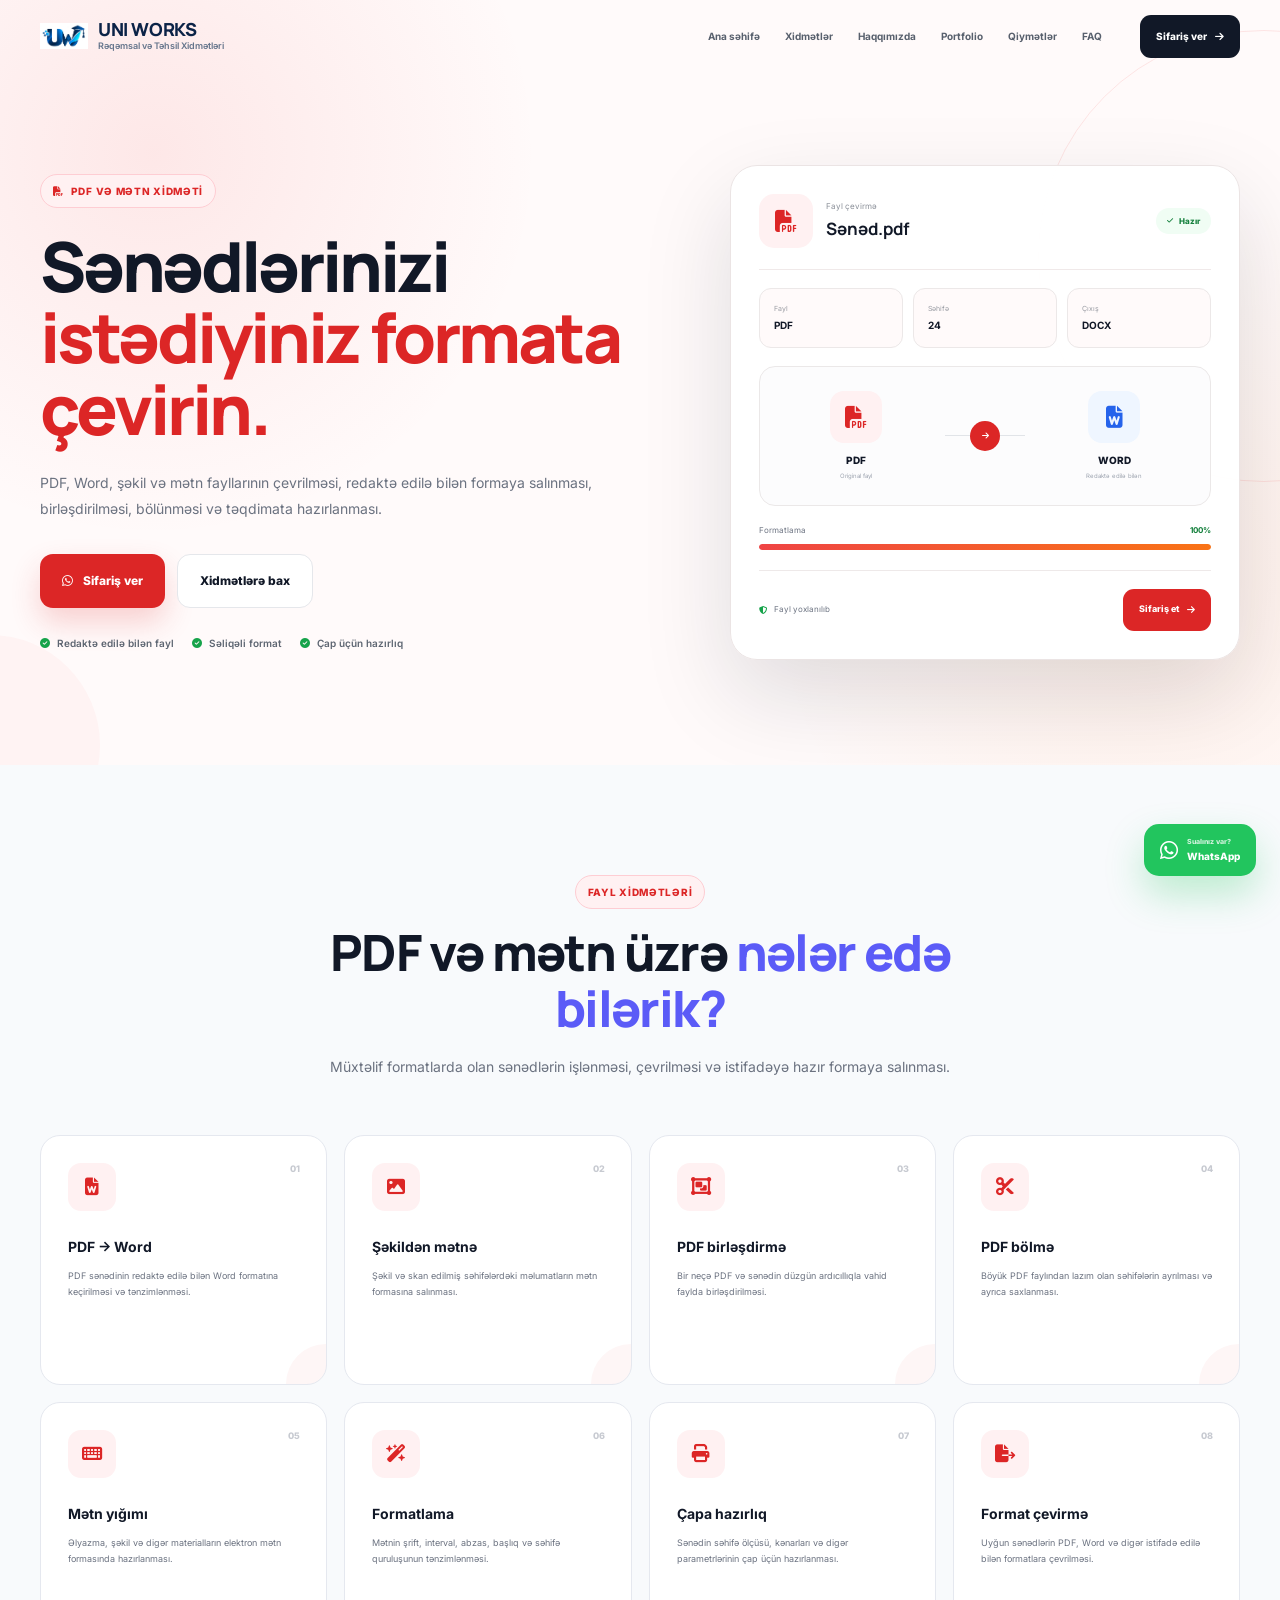
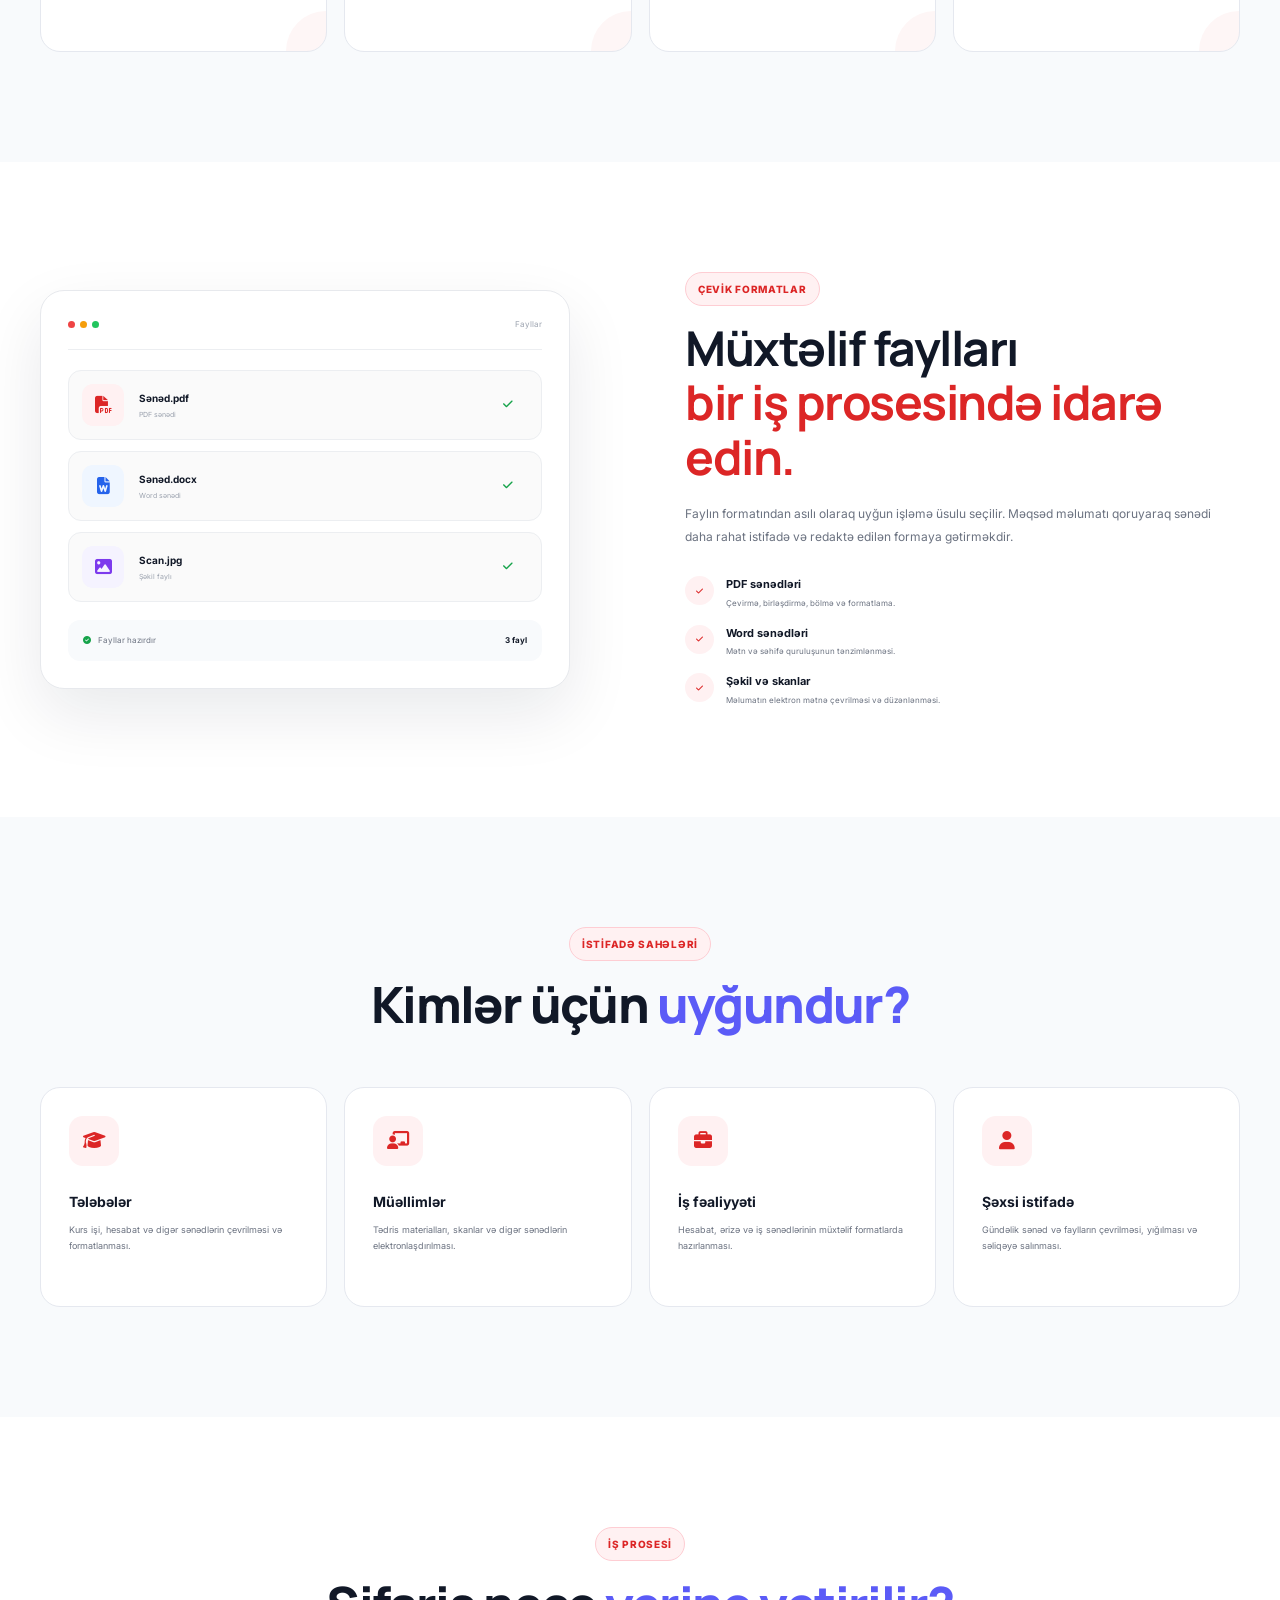
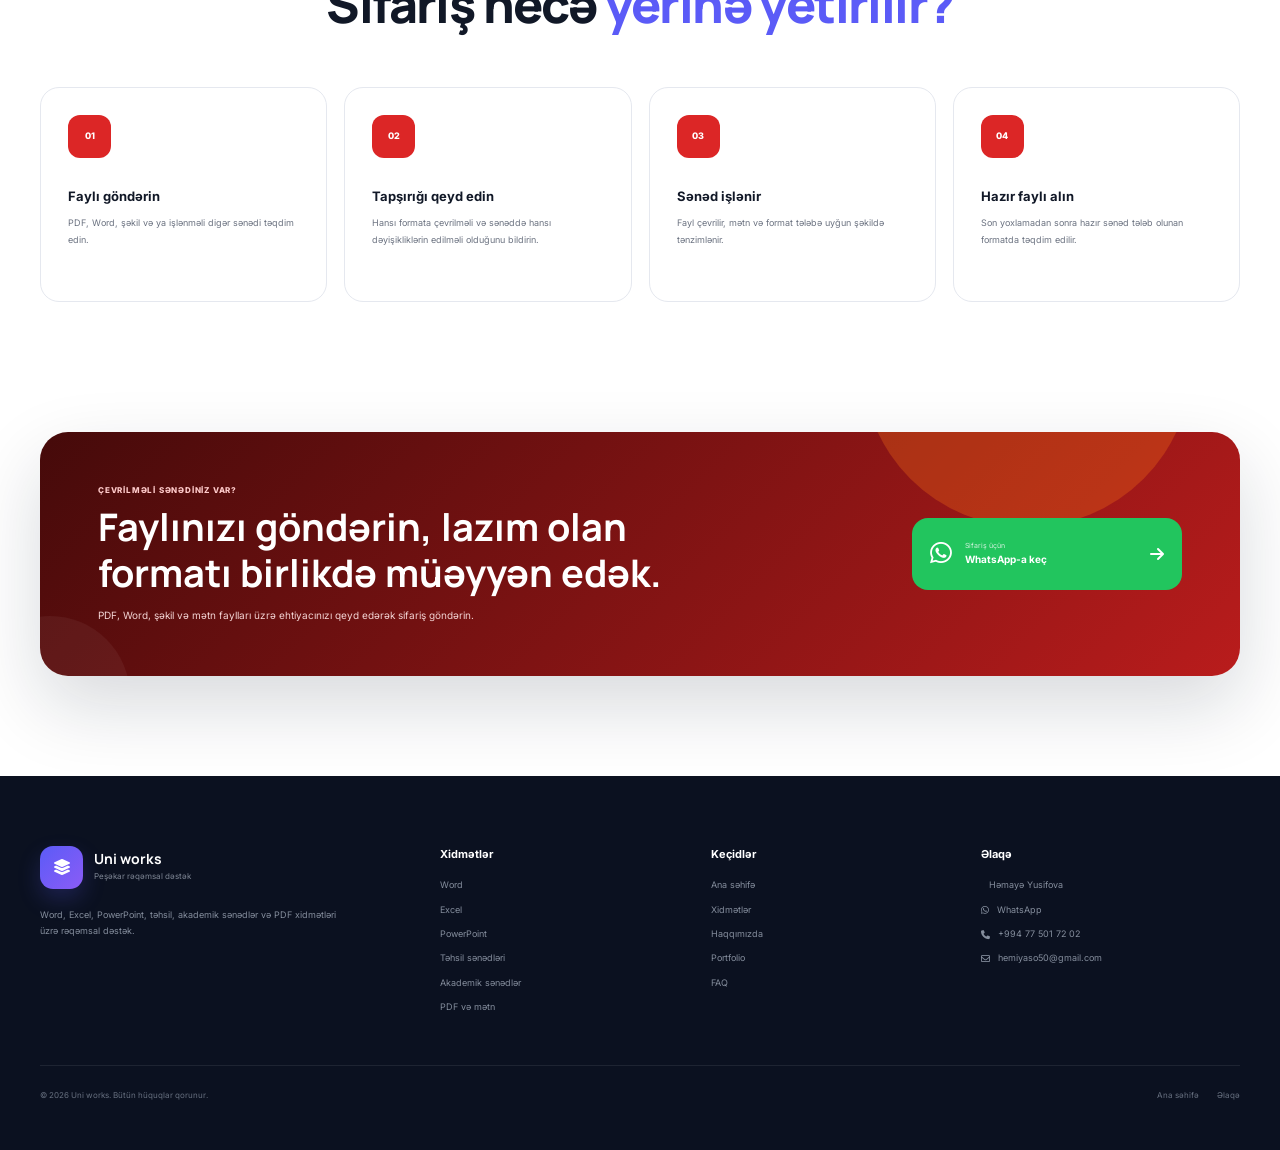
<file: docs/pdf.html>
<!doctype html>
<html lang="az">
  <head>
    <meta charset="UTF-8" />
    <meta name="viewport" content="width=device-width, initial-scale=1.0" />

    <title>PDF və Mətn Xidmətləri | Uni Works</title>
    <link rel="icon" type="image/png" href="favicon.png" />

    <meta
      name="description"
      content="PDF-dən Word-ə çevirmə, şəkildən mətnə köçürmə, PDF birləşdirmə, bölmə, formatlama və sənədlərin çap üçün hazırlanması."
    />

    <link rel="preconnect" href="https://fonts.googleapis.com" />
    <link rel="preconnect" href="https://fonts.gstatic.com" crossorigin />

    <link
      href="https://fonts.googleapis.com/css2?family=Inter:wght@400;500;600;700;800&family=Manrope:wght@600;700;800&display=swap"
      rel="stylesheet"
    />

    <link
      rel="stylesheet"
      href="https://cdnjs.cloudflare.com/ajax/libs/font-awesome/6.6.0/css/all.min.css"
    />

    <link rel="stylesheet" href="style.css" />
    <link rel="stylesheet" href="pdf.css" />
    <link rel="stylesheet" href="brand.css" />
  </head>

  <body>
    <header class="header" id="header">
      <div class="container nav-container">
        <a href="index.html" class="logo">
          <img src="logo.png" alt="UNI WORKS" class="site-logo" />
          <div class="brand-text">
            <strong>UNI WORKS</strong>
            <span>Rəqəmsal və Təhsil Xidmətləri</span>
          </div>
        </a>

        <nav class="navbar" id="navbar">
          <a href="index.html" class="nav-link">Ana səhifə</a>
          <a href="index.html#services" class="nav-link">Xidmətlər</a>
          <a href="index.html#about" class="nav-link">Haqqımızda</a>
          <a href="index.html#portfolio" class="nav-link">Portfolio</a>
          <a href="index.html#pricing" class="nav-link">Qiymətlər</a>
          <a href="index.html#faq" class="nav-link">FAQ</a>
        </nav>

        <a href="index.html#contact" class="nav-order-btn">
          Sifariş ver
          <i class="fa-solid fa-arrow-right"></i>
        </a>

        <button class="menu-btn" id="menuBtn" aria-label="Menyunu aç">
          <i class="fa-solid fa-bars"></i>
        </button>
      </div>
    </header>

    <main>
      <!-- HERO -->

      <section class="pdf-page-hero">
        <div class="container pdf-hero-grid">
          <div class="pdf-hero-content">
            <div class="section-badge pdf-badge">
              <i class="fa-solid fa-file-pdf"></i>
              PDF və mətn xidməti
            </div>

            <h1>
              Sənədlərinizi
              <span>istədiyiniz formata çevirin.</span>
            </h1>

            <p>
              PDF, Word, şəkil və mətn fayllarının çevrilməsi, redaktə edilə
              bilən formaya salınması, birləşdirilməsi, bölünməsi və təqdimata
              hazırlanması.
            </p>

            <div class="pdf-hero-buttons">
              <a href="index.html#contact" class="btn btn-primary pdf-main-btn">
                <i class="fa-brands fa-whatsapp"></i>
                Sifariş ver
              </a>

              <a href="#pdf-services" class="btn btn-secondary">
                Xidmətlərə bax
              </a>
            </div>

            <div class="pdf-hero-features">
              <div>
                <i class="fa-solid fa-circle-check"></i>
                Redaktə edilə bilən fayl
              </div>

              <div>
                <i class="fa-solid fa-circle-check"></i>
                Səliqəli format
              </div>

              <div>
                <i class="fa-solid fa-circle-check"></i>
                Çap üçün hazırlıq
              </div>
            </div>
          </div>

          <!-- FILE CONVERTER PREVIEW -->

          <div class="pdf-converter-card">
            <div class="pdf-converter-head">
              <div>
                <div class="pdf-converter-icon">
                  <i class="fa-solid fa-file-pdf"></i>
                </div>

                <div>
                  <span>Fayl çevirmə</span>
                  <h3>Sənəd.pdf</h3>
                </div>
              </div>

              <span class="pdf-ready">
                <i class="fa-solid fa-check"></i>
                Hazır
              </span>
            </div>

            <div class="pdf-file-info">
              <div>
                <small>Fayl</small>
                <strong>PDF</strong>
              </div>

              <div>
                <small>Səhifə</small>
                <strong>24</strong>
              </div>

              <div>
                <small>Çıxış</small>
                <strong>DOCX</strong>
              </div>
            </div>

            <div class="pdf-conversion-box">
              <div class="pdf-format-box pdf-source-format">
                <div>
                  <i class="fa-solid fa-file-pdf"></i>
                </div>

                <span>PDF</span>
                <small>Original fayl</small>
              </div>

              <div class="pdf-conversion-arrow">
                <span></span>

                <div>
                  <i class="fa-solid fa-arrow-right"></i>
                </div>

                <span></span>
              </div>

              <div class="pdf-format-box pdf-output-format">
                <div>
                  <i class="fa-solid fa-file-word"></i>
                </div>

                <span>WORD</span>
                <small>Redaktə edilə bilən</small>
              </div>
            </div>

            <div class="pdf-progress">
              <div class="pdf-progress-top">
                <span>Formatlama</span>
                <strong>100%</strong>
              </div>

              <div class="pdf-progress-line">
                <span></span>
              </div>
            </div>

            <div class="pdf-converter-footer">
              <div>
                <i class="fa-solid fa-shield-halved"></i>
                Fayl yoxlanılıb
              </div>

              <a href="index.html#contact">
                Sifariş et
                <i class="fa-solid fa-arrow-right"></i>
              </a>
            </div>
          </div>
        </div>
      </section>

      <!-- SERVICES -->

      <section class="section pdf-services-section" id="pdf-services">
        <div class="container">
          <div class="section-header">
            <div class="section-badge pdf-badge">Fayl xidmətləri</div>

            <h2>
              PDF və mətn üzrə
              <span>nələr edə bilərik?</span>
            </h2>

            <p>
              Müxtəlif formatlarda olan sənədlərin işlənməsi, çevrilməsi və
              istifadəyə hazır formaya salınması.
            </p>
          </div>

          <div class="pdf-services-grid">
            <article class="pdf-service-card">
              <div class="pdf-card-icon">
                <i class="fa-solid fa-file-word"></i>
              </div>

              <span>01</span>

              <h3>PDF → Word</h3>

              <p>
                PDF sənədinin redaktə edilə bilən Word formatına keçirilməsi və
                tənzimlənməsi.
              </p>
            </article>

            <article class="pdf-service-card">
              <div class="pdf-card-icon">
                <i class="fa-solid fa-image"></i>
              </div>

              <span>02</span>

              <h3>Şəkildən mətnə</h3>

              <p>
                Şəkil və skan edilmiş səhifələrdəki məlumatların mətn formasına
                salınması.
              </p>
            </article>

            <article class="pdf-service-card">
              <div class="pdf-card-icon">
                <i class="fa-solid fa-object-group"></i>
              </div>

              <span>03</span>

              <h3>PDF birləşdirmə</h3>

              <p>
                Bir neçə PDF və sənədin düzgün ardıcıllıqla vahid faylda
                birləşdirilməsi.
              </p>
            </article>

            <article class="pdf-service-card">
              <div class="pdf-card-icon">
                <i class="fa-solid fa-scissors"></i>
              </div>

              <span>04</span>

              <h3>PDF bölmə</h3>

              <p>
                Böyük PDF faylından lazım olan səhifələrin ayrılması və ayrıca
                saxlanması.
              </p>
            </article>

            <article class="pdf-service-card">
              <div class="pdf-card-icon">
                <i class="fa-solid fa-keyboard"></i>
              </div>

              <span>05</span>

              <h3>Mətn yığımı</h3>

              <p>
                Əlyazma, şəkil və digər materialların elektron mətn formasında
                hazırlanması.
              </p>
            </article>

            <article class="pdf-service-card">
              <div class="pdf-card-icon">
                <i class="fa-solid fa-wand-magic-sparkles"></i>
              </div>

              <span>06</span>

              <h3>Formatlama</h3>

              <p>
                Mətnin şrift, interval, abzas, başlıq və səhifə quruluşunun
                tənzimlənməsi.
              </p>
            </article>

            <article class="pdf-service-card">
              <div class="pdf-card-icon">
                <i class="fa-solid fa-print"></i>
              </div>

              <span>07</span>

              <h3>Çapa hazırlıq</h3>

              <p>
                Sənədin səhifə ölçüsü, kənarları və digər parametrlərinin çap
                üçün hazırlanması.
              </p>
            </article>

            <article class="pdf-service-card">
              <div class="pdf-card-icon">
                <i class="fa-solid fa-file-export"></i>
              </div>

              <span>08</span>

              <h3>Format çevirmə</h3>

              <p>
                Uyğun sənədlərin PDF, Word və digər istifadə edilə bilən
                formatlara çevrilməsi.
              </p>
            </article>
          </div>
        </div>
      </section>

      <!-- FORMAT SECTION -->

      <section class="section pdf-formats-section">
        <div class="container pdf-formats-grid">
          <div class="pdf-format-preview">
            <div class="pdf-preview-header">
              <div>
                <span></span>
                <span></span>
                <span></span>
              </div>

              <small>Fayllar</small>
            </div>

            <div class="pdf-preview-files">
              <div class="pdf-preview-file">
                <div class="pdf-preview-file-icon pdf-red">
                  <i class="fa-solid fa-file-pdf"></i>
                </div>

                <div>
                  <strong>Sənəd.pdf</strong>
                  <span>PDF sənədi</span>
                </div>

                <i class="fa-solid fa-check"></i>
              </div>

              <div class="pdf-preview-file">
                <div class="pdf-preview-file-icon pdf-blue">
                  <i class="fa-solid fa-file-word"></i>
                </div>

                <div>
                  <strong>Sənəd.docx</strong>
                  <span>Word sənədi</span>
                </div>

                <i class="fa-solid fa-check"></i>
              </div>

              <div class="pdf-preview-file">
                <div class="pdf-preview-file-icon pdf-image">
                  <i class="fa-solid fa-image"></i>
                </div>

                <div>
                  <strong>Scan.jpg</strong>
                  <span>Şəkil faylı</span>
                </div>

                <i class="fa-solid fa-check"></i>
              </div>
            </div>

            <div class="pdf-preview-bottom">
              <span>
                <i class="fa-solid fa-circle-check"></i>
                Fayllar hazırdır
              </span>

              <strong>3 fayl</strong>
            </div>
          </div>

          <div class="pdf-formats-content">
            <div class="section-badge pdf-badge">Çevik formatlar</div>

            <h2>
              Müxtəlif faylları
              <span>bir iş prosesində idarə edin.</span>
            </h2>

            <p>
              Faylın formatından asılı olaraq uyğun işləmə üsulu seçilir. Məqsəd
              məlumatı qoruyaraq sənədi daha rahat istifadə və redaktə edilən
              formaya gətirməkdir.
            </p>

            <div class="pdf-format-features">
              <div>
                <i class="fa-solid fa-check"></i>

                <span>
                  <strong>PDF sənədləri</strong>
                  <small> Çevirmə, birləşdirmə, bölmə və formatlama. </small>
                </span>
              </div>

              <div>
                <i class="fa-solid fa-check"></i>

                <span>
                  <strong>Word sənədləri</strong>
                  <small> Mətn və səhifə quruluşunun tənzimlənməsi. </small>
                </span>
              </div>

              <div>
                <i class="fa-solid fa-check"></i>

                <span>
                  <strong>Şəkil və skanlar</strong>
                  <small>
                    Məlumatın elektron mətnə çevrilməsi və düzənlənməsi.
                  </small>
                </span>
              </div>
            </div>
          </div>
        </div>
      </section>

      <!-- USE CASES -->

      <section class="section pdf-use-section">
        <div class="container">
          <div class="section-header">
            <div class="section-badge pdf-badge">İstifadə sahələri</div>

            <h2>
              Kimlər üçün
              <span>uyğundur?</span>
            </h2>
          </div>

          <div class="pdf-use-grid">
            <article class="pdf-use-card">
              <div>
                <i class="fa-solid fa-graduation-cap"></i>
              </div>

              <h3>Tələbələr</h3>

              <p>
                Kurs işi, hesabat və digər sənədlərin çevrilməsi və
                formatlanması.
              </p>
            </article>

            <article class="pdf-use-card">
              <div>
                <i class="fa-solid fa-chalkboard-user"></i>
              </div>

              <h3>Müəllimlər</h3>

              <p>
                Tədris materialları, skanlar və digər sənədlərin
                elektronlaşdırılması.
              </p>
            </article>

            <article class="pdf-use-card">
              <div>
                <i class="fa-solid fa-briefcase"></i>
              </div>

              <h3>İş fəaliyyəti</h3>

              <p>
                Hesabat, ərizə və iş sənədlərinin müxtəlif formatlarda
                hazırlanması.
              </p>
            </article>

            <article class="pdf-use-card">
              <div>
                <i class="fa-solid fa-user"></i>
              </div>

              <h3>Şəxsi istifadə</h3>

              <p>
                Gündəlik sənəd və faylların çevrilməsi, yığılması və səliqəyə
                salınması.
              </p>
            </article>
          </div>
        </div>
      </section>

      <!-- PROCESS -->

      <section class="section pdf-process-section">
        <div class="container">
          <div class="section-header">
            <div class="section-badge pdf-badge">İş prosesi</div>

            <h2>
              Sifariş necə
              <span>yerinə yetirilir?</span>
            </h2>
          </div>

          <div class="pdf-process-grid">
            <article class="pdf-process-card">
              <div class="pdf-process-number">01</div>

              <h3>Faylı göndərin</h3>

              <p>PDF, Word, şəkil və ya işlənməli digər sənədi təqdim edin.</p>
            </article>

            <article class="pdf-process-card">
              <div class="pdf-process-number">02</div>

              <h3>Tapşırığı qeyd edin</h3>

              <p>
                Hansı formata çevrilməli və sənəddə hansı dəyişikliklərin
                edilməli olduğunu bildirin.
              </p>
            </article>

            <article class="pdf-process-card">
              <div class="pdf-process-number">03</div>

              <h3>Sənəd işlənir</h3>

              <p>
                Fayl çevrilir, mətn və format tələbə uyğun şəkildə tənzimlənir.
              </p>
            </article>

            <article class="pdf-process-card">
              <div class="pdf-process-number">04</div>

              <h3>Hazır faylı alın</h3>

              <p>
                Son yoxlamadan sonra hazır sənəd tələb olunan formatda təqdim
                edilir.
              </p>
            </article>
          </div>
        </div>
      </section>

      <!-- CTA -->

      <section class="pdf-cta-section">
        <div class="container">
          <div class="pdf-cta-box">
            <div>
              <span> Çevrilməli sənədiniz var? </span>

              <h2>
                Faylınızı göndərin, lazım olan formatı birlikdə müəyyən edək.
              </h2>

              <p>
                PDF, Word, şəkil və mətn faylları üzrə ehtiyacınızı qeyd edərək
                sifariş göndərin.
              </p>
            </div>

            <a href="index.html#contact" class="pdf-cta-button">
              <i class="fa-brands fa-whatsapp"></i>

              <span>
                <small>Sifariş üçün</small>
                <strong>WhatsApp-a keç</strong>
              </span>

              <i class="fa-solid fa-arrow-right"></i>
            </a>
          </div>
        </div>
      </section>
    </main>

    <!-- FOOTER -->

    <footer class="footer">
      <div class="container footer-grid">
        <div class="footer-brand">
          <a href="index.html" class="logo footer-logo">
            <div class="logo-icon">
              <i class="fa-solid fa-layer-group"></i>
            </div>

            <div class="logo-text">
              <strong>Uni works</strong>
              <span>Peşəkar rəqəmsal dəstək</span>
            </div>
          </a>

          <p>
            Word, Excel, PowerPoint, təhsil, akademik sənədlər və PDF xidmətləri
            üzrə rəqəmsal dəstək.
          </p>
        </div>

        <div class="footer-column">
          <h4>Xidmətlər</h4>

          <a href="word.html">Word</a>
          <a href="excel.html">Excel</a>
          <a href="slayd.html">PowerPoint</a>
          <a href="tehsil.html">Təhsil sənədləri</a>
          <a href="dissertasiya.html">Akademik sənədlər</a>
          <a href="pdf.html">PDF və mətn</a>
        </div>

        <div class="footer-column">
          <h4>Keçidlər</h4>

          <a href="index.html">Ana səhifə</a>
          <a href="index.html#services">Xidmətlər</a>
          <a href="index.html#about">Haqqımızda</a>
          <a href="index.html#portfolio">Portfolio</a>
          <a href="index.html#faq">FAQ</a>
        </div>

        <div class="footer-column">
          <h4>Əlaqə</h4>
          <a href="index.html#contact">
            <i class="fa-brands fa-name"></i>
            Həmayə Yusifova
          </a>
          <a href="index.html#contact">
            <i class="fa-brands fa-whatsapp"></i>
            WhatsApp
          </a>

          <a href="index.html#contact">
            <i class="fa-solid fa-phone"></i>
            +994 77 501 72 02
          </a>

          <a href="index.html#contact">
            <i class="fa-regular fa-envelope"></i>
            hemiyaso50@gmail.com
          </a>
        </div>
      </div>

      <div class="container footer-bottom">
        <p>© 2026 Uni works. Bütün hüquqlar qorunur.</p>

        <div>
          <a href="index.html">Ana səhifə</a>
          <a href="index.html#contact">Əlaqə</a>
        </div>
      </div>
    </footer>

    <a
      href="index.html#contact"
      class="floating-whatsapp"
      aria-label="WhatsApp ilə sifariş ver"
    >
      <i class="fa-brands fa-whatsapp"></i>

      <span>
        <small>Sualınız var?</small>
        WhatsApp
      </span>
    </a>

    <button class="back-to-top" id="backToTop" aria-label="Yuxarı qayıt">
      <i class="fa-solid fa-arrow-up"></i>
    </button>

    <script src="script.js"></script>
  </body>
</html>
</file>
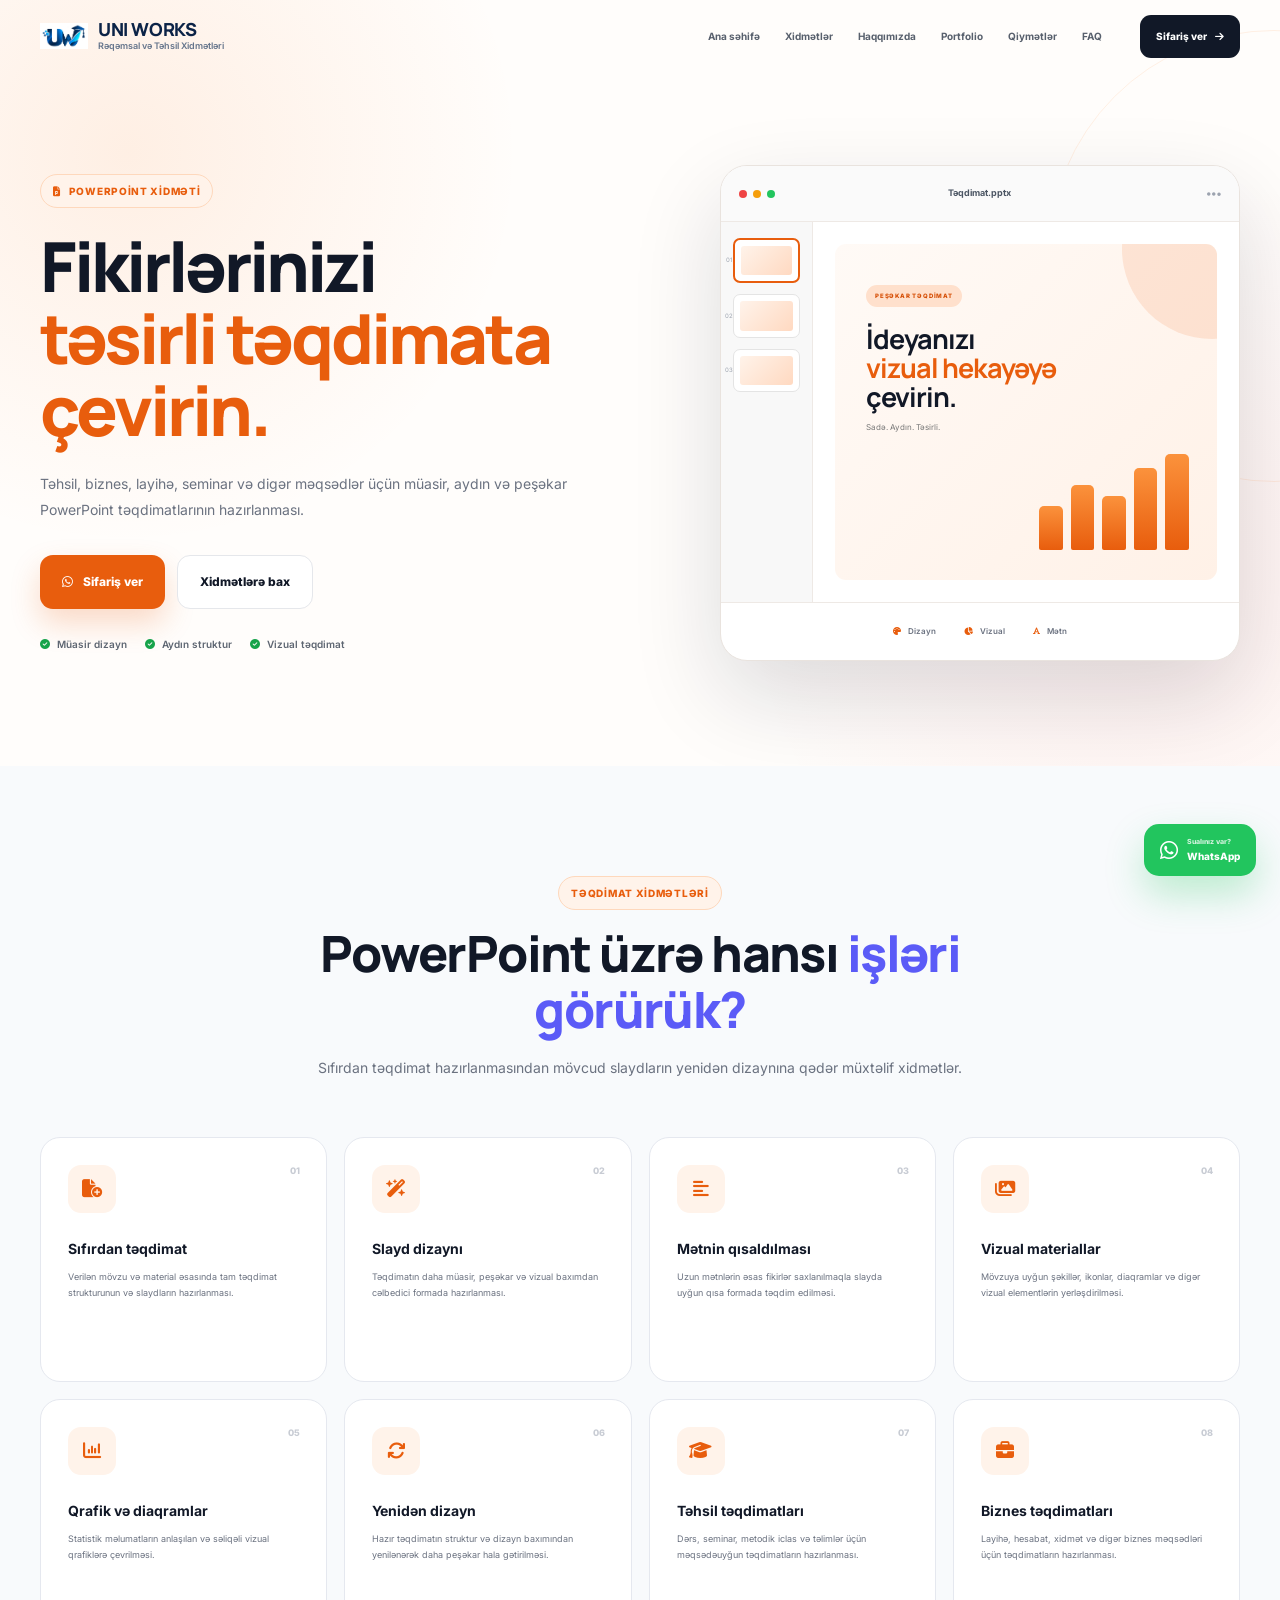
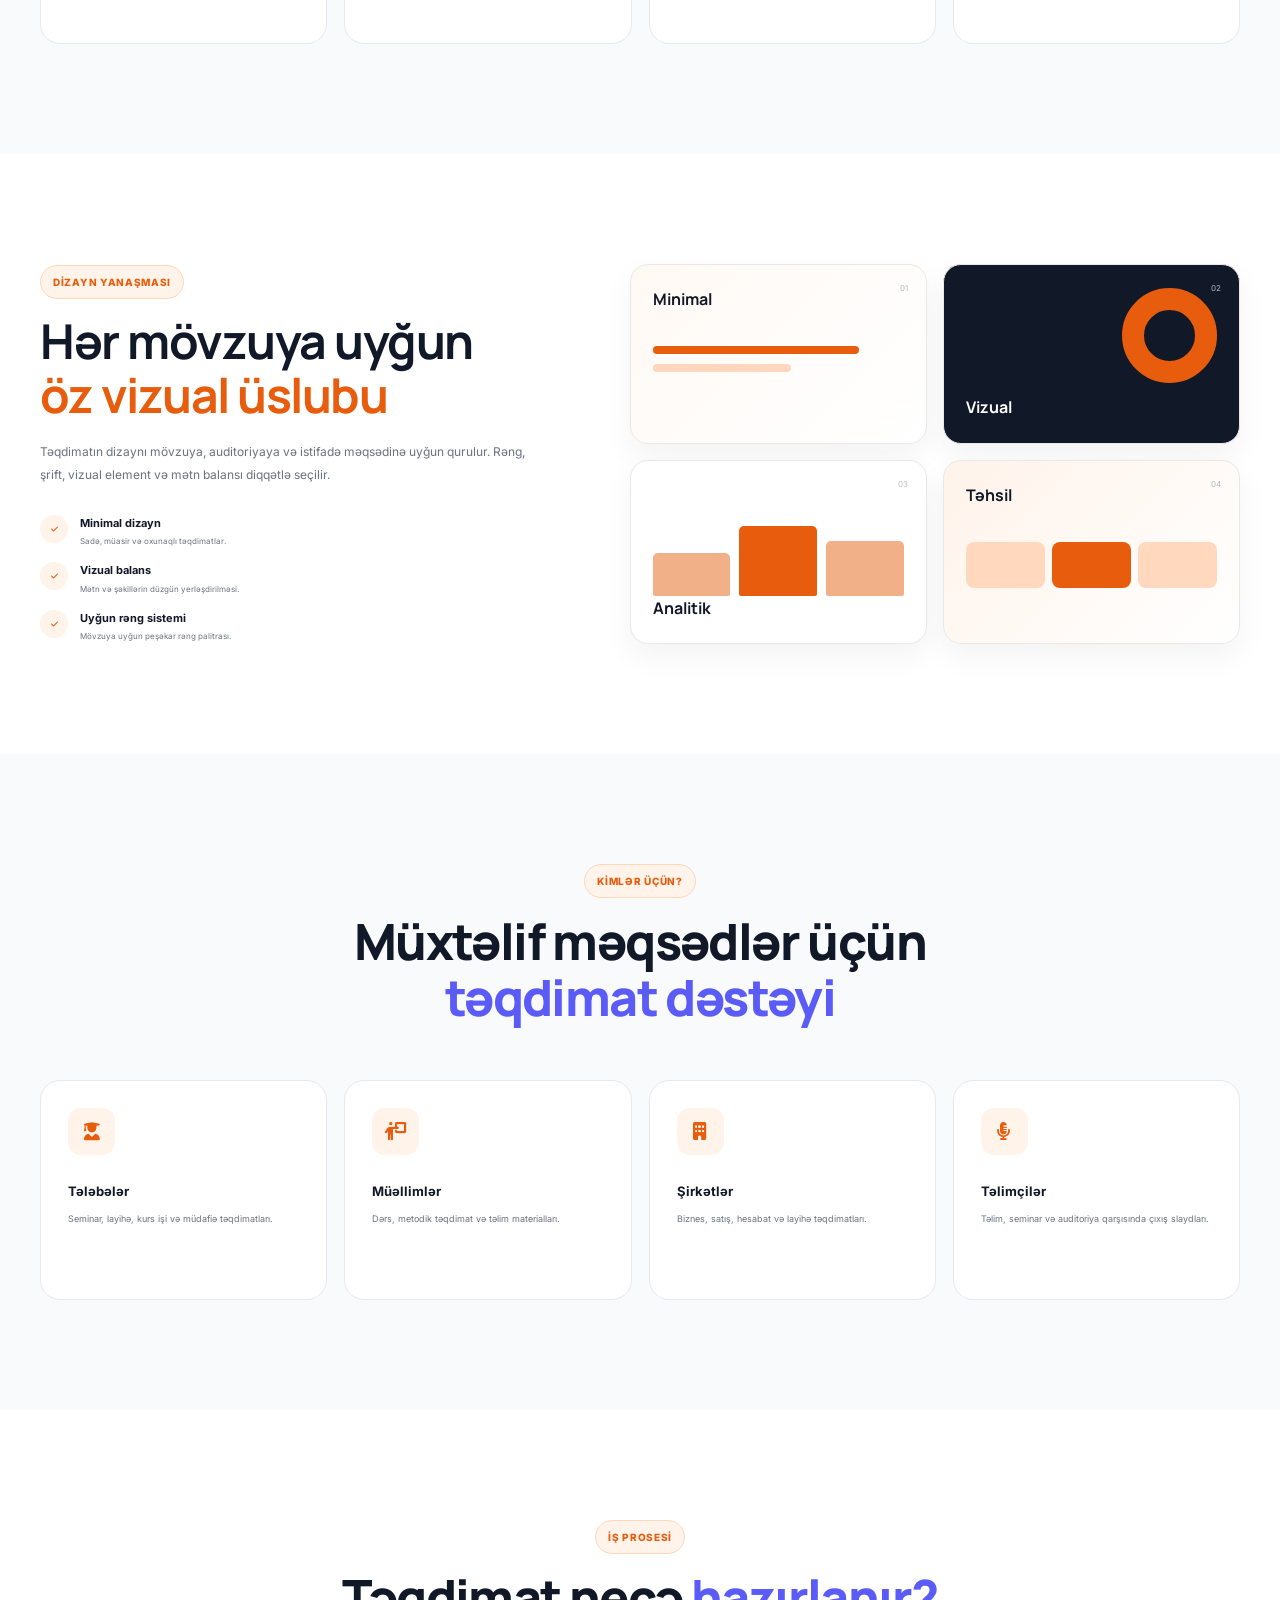
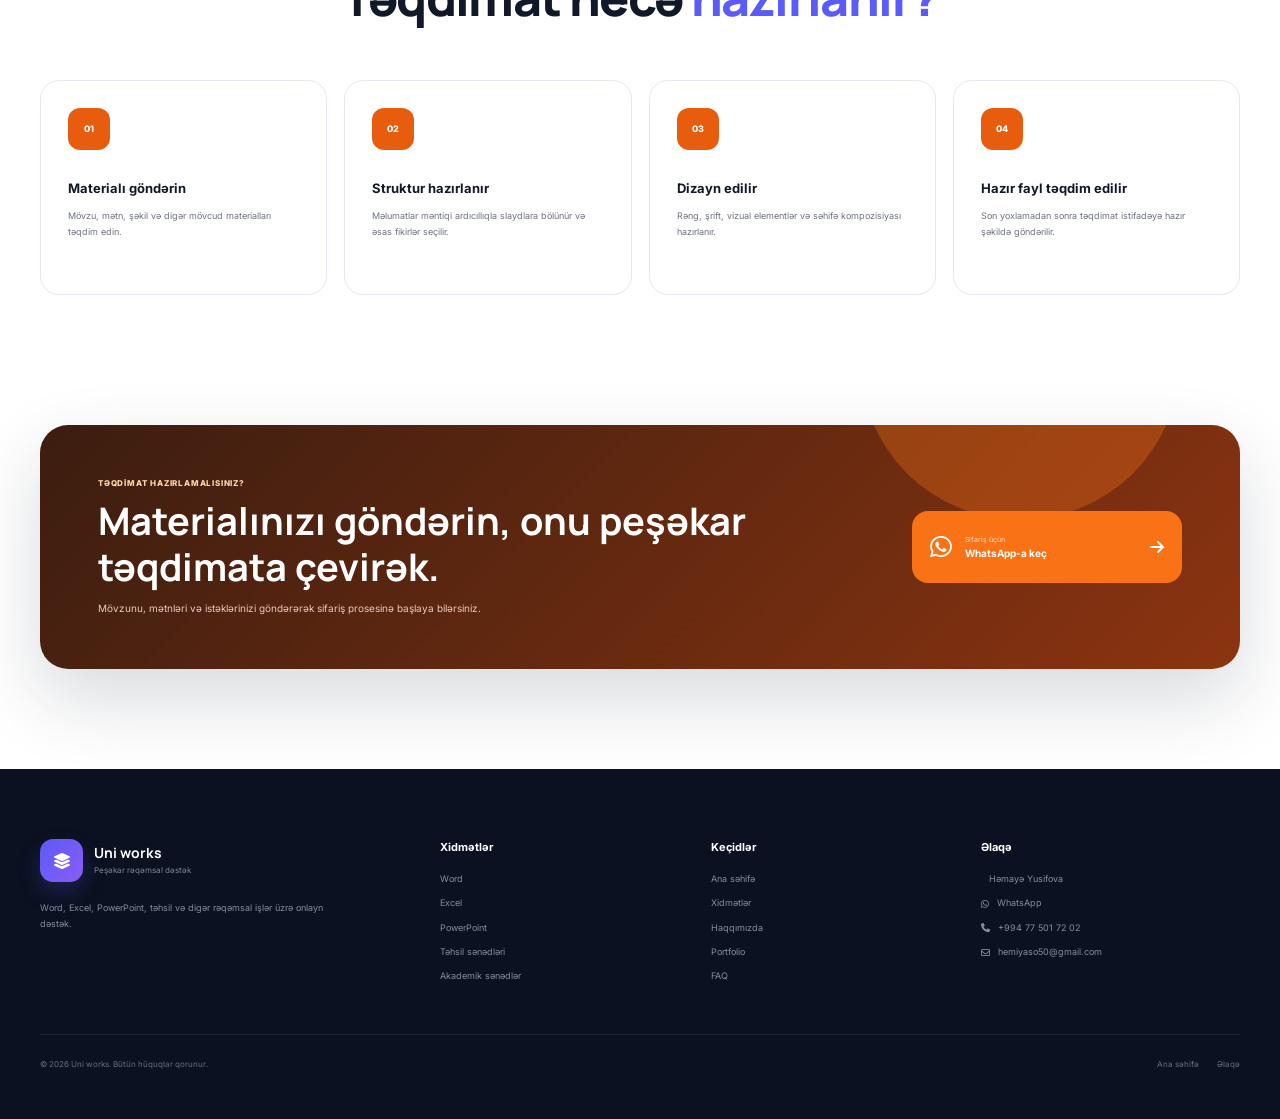
<file: docs/slayd.html>
<!doctype html>
<html lang="az">
  <head>
    <meta charset="UTF-8" />
    <meta name="viewport" content="width=device-width, initial-scale=1.0" />
    <title>PowerPoint Xidməti | Uni Works</title>
    <link rel="icon" type="image/png" href="favicon.png" />

    <meta
      name="description"
      content="PowerPoint təqdimatlarının hazırlanması, slayd dizaynı, mətn və vizual strukturlaşdırma üzrə peşəkar dəstək."
    />

    <link rel="preconnect" href="https://fonts.googleapis.com" />
    <link rel="preconnect" href="https://fonts.gstatic.com" crossorigin />

    <link
      href="https://fonts.googleapis.com/css2?family=Inter:wght@400;500;600;700;800&family=Manrope:wght@600;700;800&display=swap"
      rel="stylesheet"
    />

    <link
      rel="stylesheet"
      href="https://cdnjs.cloudflare.com/ajax/libs/font-awesome/6.6.0/css/all.min.css"
    />

    <link rel="stylesheet" href="style.css" />
    <link rel="stylesheet" href="slayd.css" />
    <link rel="stylesheet" href="brand.css" />
  </head>

  <body>
    <header class="header" id="header">
      <div class="container nav-container">
        <a href="index.html" class="logo">
          <img src="logo.png" alt="UNI WORKS" class="site-logo" />
          <div class="brand-text">
            <strong>UNI WORKS</strong>
            <span>Rəqəmsal və Təhsil Xidmətləri</span>
          </div>
        </a>

        <nav class="navbar" id="navbar">
          <a href="index.html" class="nav-link"> Ana səhifə </a>

          <a href="index.html#services" class="nav-link"> Xidmətlər </a>

          <a href="index.html#about" class="nav-link"> Haqqımızda </a>

          <a href="index.html#portfolio" class="nav-link"> Portfolio </a>

          <a href="index.html#pricing" class="nav-link"> Qiymətlər </a>

          <a href="index.html#faq" class="nav-link"> FAQ </a>
        </nav>

        <a href="index.html#contact" class="nav-order-btn">
          Sifariş ver
          <i class="fa-solid fa-arrow-right"></i>
        </a>

        <button class="menu-btn" id="menuBtn" aria-label="Menyunu aç">
          <i class="fa-solid fa-bars"></i>
        </button>
      </div>
    </header>

    <main>
      <section class="slide-page-hero">
        <div class="container slide-hero-grid">
          <div class="slide-hero-content">
            <div class="section-badge slide-badge">
              <i class="fa-solid fa-file-powerpoint"></i>
              PowerPoint xidməti
            </div>

            <h1>
              Fikirlərinizi
              <span>təsirli təqdimata çevirin.</span>
            </h1>

            <p>
              Təhsil, biznes, layihə, seminar və digər məqsədlər üçün müasir,
              aydın və peşəkar PowerPoint təqdimatlarının hazırlanması.
            </p>

            <div class="slide-hero-buttons">
              <a
                href="index.html#contact"
                class="btn btn-primary slide-main-btn"
              >
                <i class="fa-brands fa-whatsapp"></i>
                Sifariş ver
              </a>

              <a href="#slide-services" class="btn btn-secondary">
                Xidmətlərə bax
              </a>
            </div>

            <div class="slide-hero-features">
              <div>
                <i class="fa-solid fa-circle-check"></i>
                Müasir dizayn
              </div>

              <div>
                <i class="fa-solid fa-circle-check"></i>
                Aydın struktur
              </div>

              <div>
                <i class="fa-solid fa-circle-check"></i>
                Vizual təqdimat
              </div>
            </div>
          </div>

          <div class="slide-preview-stage">
            <div class="slide-preview-toolbar">
              <div class="slide-window-buttons">
                <span></span>
                <span></span>
                <span></span>
              </div>

              <strong>Təqdimat.pptx</strong>

              <i class="fa-solid fa-ellipsis"></i>
            </div>

            <div class="slide-preview-workspace">
              <div class="slide-thumbnails">
                <div class="slide-thumb active">
                  <span>01</span>
                  <div></div>
                </div>

                <div class="slide-thumb">
                  <span>02</span>
                  <div></div>
                </div>

                <div class="slide-thumb">
                  <span>03</span>
                  <div></div>
                </div>
              </div>

              <div class="slide-main-preview">
                <div class="slide-preview-badge">PEŞƏKAR TƏQDİMAT</div>

                <h2>
                  İdeyanızı
                  <span>vizual hekayəyə</span>
                  çevirin.
                </h2>

                <p>Sadə. Aydın. Təsirli.</p>

                <div class="slide-preview-chart">
                  <span style="height: 42%"></span>
                  <span style="height: 62%"></span>
                  <span style="height: 51%"></span>
                  <span style="height: 78%"></span>
                  <span style="height: 91%"></span>
                </div>
              </div>
            </div>

            <div class="slide-preview-bottom">
              <span>
                <i class="fa-solid fa-palette"></i>
                Dizayn
              </span>

              <span>
                <i class="fa-solid fa-chart-pie"></i>
                Vizual
              </span>

              <span>
                <i class="fa-solid fa-font"></i>
                Mətn
              </span>
            </div>
          </div>
        </div>
      </section>

      <section class="section slide-services-section" id="slide-services">
        <div class="container">
          <div class="section-header">
            <div class="section-badge slide-badge">Təqdimat xidmətləri</div>

            <h2>
              PowerPoint üzrə hansı
              <span>işləri görürük?</span>
            </h2>

            <p>
              Sıfırdan təqdimat hazırlanmasından mövcud slaydların yenidən
              dizaynına qədər müxtəlif xidmətlər.
            </p>
          </div>

          <div class="slide-services-grid">
            <article class="slide-service-card">
              <div class="slide-card-icon">
                <i class="fa-solid fa-file-circle-plus"></i>
              </div>

              <span>01</span>

              <h3>Sıfırdan təqdimat</h3>

              <p>
                Verilən mövzu və material əsasında tam təqdimat strukturunun və
                slaydların hazırlanması.
              </p>
            </article>

            <article class="slide-service-card">
              <div class="slide-card-icon">
                <i class="fa-solid fa-wand-magic-sparkles"></i>
              </div>

              <span>02</span>

              <h3>Slayd dizaynı</h3>

              <p>
                Təqdimatın daha müasir, peşəkar və vizual baxımdan cəlbedici
                formada hazırlanması.
              </p>
            </article>

            <article class="slide-service-card">
              <div class="slide-card-icon">
                <i class="fa-solid fa-align-left"></i>
              </div>

              <span>03</span>

              <h3>Mətnin qısaldılması</h3>

              <p>
                Uzun mətnlərin əsas fikirlər saxlanılmaqla slayda uyğun qısa
                formada təqdim edilməsi.
              </p>
            </article>

            <article class="slide-service-card">
              <div class="slide-card-icon">
                <i class="fa-solid fa-images"></i>
              </div>

              <span>04</span>

              <h3>Vizual materiallar</h3>

              <p>
                Mövzuya uyğun şəkillər, ikonlar, diaqramlar və digər vizual
                elementlərin yerləşdirilməsi.
              </p>
            </article>

            <article class="slide-service-card">
              <div class="slide-card-icon">
                <i class="fa-solid fa-chart-column"></i>
              </div>

              <span>05</span>

              <h3>Qrafik və diaqramlar</h3>

              <p>
                Statistik məlumatların anlaşılan və səliqəli vizual qrafiklərə
                çevrilməsi.
              </p>
            </article>

            <article class="slide-service-card">
              <div class="slide-card-icon">
                <i class="fa-solid fa-arrows-rotate"></i>
              </div>

              <span>06</span>

              <h3>Yenidən dizayn</h3>

              <p>
                Hazır təqdimatın struktur və dizayn baxımından yenilənərək daha
                peşəkar hala gətirilməsi.
              </p>
            </article>

            <article class="slide-service-card">
              <div class="slide-card-icon">
                <i class="fa-solid fa-graduation-cap"></i>
              </div>

              <span>07</span>

              <h3>Təhsil təqdimatları</h3>

              <p>
                Dərs, seminar, metodik iclas və təlimlər üçün məqsədəuyğun
                təqdimatların hazırlanması.
              </p>
            </article>

            <article class="slide-service-card">
              <div class="slide-card-icon">
                <i class="fa-solid fa-briefcase"></i>
              </div>

              <span>08</span>

              <h3>Biznes təqdimatları</h3>

              <p>
                Layihə, hesabat, xidmət və digər biznes məqsədləri üçün
                təqdimatların hazırlanması.
              </p>
            </article>
          </div>
        </div>
      </section>

      <section class="section slide-style-section">
        <div class="container slide-style-grid">
          <div class="slide-style-content">
            <div class="section-badge slide-badge">Dizayn yanaşması</div>

            <h2>
              Hər mövzuya uyğun
              <span>öz vizual üslubu</span>
            </h2>

            <p>
              Təqdimatın dizaynı mövzuya, auditoriyaya və istifadə məqsədinə
              uyğun qurulur. Rəng, şrift, vizual element və mətn balansı
              diqqətlə seçilir.
            </p>

            <div class="slide-style-features">
              <div>
                <i class="fa-solid fa-check"></i>

                <span>
                  <strong>Minimal dizayn</strong>
                  <small>Sadə, müasir və oxunaqlı təqdimatlar.</small>
                </span>
              </div>

              <div>
                <i class="fa-solid fa-check"></i>

                <span>
                  <strong>Vizual balans</strong>
                  <small>Mətn və şəkillərin düzgün yerləşdirilməsi.</small>
                </span>
              </div>

              <div>
                <i class="fa-solid fa-check"></i>

                <span>
                  <strong>Uyğun rəng sistemi</strong>
                  <small>Mövzuya uyğun peşəkar rəng palitrası.</small>
                </span>
              </div>
            </div>
          </div>

          <div class="slide-layout-gallery">
            <div class="slide-layout-card slide-layout-one">
              <span>01</span>

              <strong>Minimal</strong>

              <div class="layout-line"></div>
              <div class="layout-line short"></div>
            </div>

            <div class="slide-layout-card slide-layout-two">
              <span>02</span>

              <div class="layout-circle"></div>

              <strong>Vizual</strong>
            </div>

            <div class="slide-layout-card slide-layout-three">
              <span>03</span>

              <div class="layout-bars">
                <i></i>
                <i></i>
                <i></i>
              </div>

              <strong>Analitik</strong>
            </div>

            <div class="slide-layout-card slide-layout-four">
              <span>04</span>

              <strong>Təhsil</strong>

              <div class="layout-boxes">
                <i></i>
                <i></i>
                <i></i>
              </div>
            </div>
          </div>
        </div>
      </section>

      <section class="section slide-audience-section">
        <div class="container">
          <div class="section-header">
            <div class="section-badge slide-badge">Kimlər üçün?</div>

            <h2>
              Müxtəlif məqsədlər üçün
              <span>təqdimat dəstəyi</span>
            </h2>
          </div>

          <div class="slide-audience-grid">
            <article class="slide-audience-card">
              <i class="fa-solid fa-user-graduate"></i>

              <h3>Tələbələr</h3>

              <p>Seminar, layihə, kurs işi və müdafiə təqdimatları.</p>
            </article>

            <article class="slide-audience-card">
              <i class="fa-solid fa-person-chalkboard"></i>

              <h3>Müəllimlər</h3>

              <p>Dərs, metodik təqdimat və təlim materialları.</p>
            </article>

            <article class="slide-audience-card">
              <i class="fa-solid fa-building"></i>

              <h3>Şirkətlər</h3>

              <p>Biznes, satış, hesabat və layihə təqdimatları.</p>
            </article>

            <article class="slide-audience-card">
              <i class="fa-solid fa-microphone-lines"></i>

              <h3>Təlimçilər</h3>

              <p>Təlim, seminar və auditoriya qarşısında çıxış slaydları.</p>
            </article>
          </div>
        </div>
      </section>

      <section class="section slide-process-section">
        <div class="container">
          <div class="section-header">
            <div class="section-badge slide-badge">İş prosesi</div>

            <h2>
              Təqdimat necə
              <span>hazırlanır?</span>
            </h2>
          </div>

          <div class="slide-process-grid">
            <article class="slide-process-card">
              <div class="slide-process-number">01</div>

              <h3>Materialı göndərin</h3>

              <p>
                Mövzu, mətn, şəkil və digər mövcud materialları təqdim edin.
              </p>
            </article>

            <article class="slide-process-card">
              <div class="slide-process-number">02</div>

              <h3>Struktur hazırlanır</h3>

              <p>
                Məlumatlar məntiqi ardıcıllıqla slaydlara bölünür və əsas
                fikirlər seçilir.
              </p>
            </article>

            <article class="slide-process-card">
              <div class="slide-process-number">03</div>

              <h3>Dizayn edilir</h3>

              <p>
                Rəng, şrift, vizual elementlər və səhifə kompozisiyası
                hazırlanır.
              </p>
            </article>

            <article class="slide-process-card">
              <div class="slide-process-number">04</div>

              <h3>Hazır fayl təqdim edilir</h3>

              <p>
                Son yoxlamadan sonra təqdimat istifadəyə hazır şəkildə
                göndərilir.
              </p>
            </article>
          </div>
        </div>
      </section>

      <section class="slide-cta-section">
        <div class="container">
          <div class="slide-cta-box">
            <div>
              <span> Təqdimat hazırlamalısınız? </span>

              <h2>Materialınızı göndərin, onu peşəkar təqdimata çevirək.</h2>

              <p>
                Mövzunu, mətnləri və istəklərinizi göndərərək sifariş prosesinə
                başlaya bilərsiniz.
              </p>
            </div>

            <a href="index.html#contact" class="slide-cta-button">
              <i class="fa-brands fa-whatsapp"></i>

              <span>
                <small>Sifariş üçün</small>
                <strong>WhatsApp-a keç</strong>
              </span>

              <i class="fa-solid fa-arrow-right"></i>
            </a>
          </div>
        </div>
      </section>
    </main>

    <footer class="footer">
      <div class="container footer-grid">
        <div class="footer-brand">
          <a href="index.html" class="logo footer-logo">
            <div class="logo-icon">
              <i class="fa-solid fa-layer-group"></i>
            </div>

            <div class="logo-text">
              <strong>Uni works</strong>
              <span>Peşəkar rəqəmsal dəstək</span>
            </div>
          </a>

          <p>
            Word, Excel, PowerPoint, təhsil və digər rəqəmsal işlər üzrə onlayn
            dəstək.
          </p>
        </div>

        <div class="footer-column">
          <h4>Xidmətlər</h4>

          <a href="word.html">Word</a>
          <a href="excel.html">Excel</a>
          <a href="slayd.html">PowerPoint</a>
          <a href="tehsil.html">Təhsil sənədləri</a>
          <a href="dissertasiya.html">Akademik sənədlər</a>
        </div>

        <div class="footer-column">
          <h4>Keçidlər</h4>

          <a href="index.html">Ana səhifə</a>
          <a href="index.html#services">Xidmətlər</a>
          <a href="index.html#about">Haqqımızda</a>
          <a href="index.html#portfolio">Portfolio</a>
          <a href="index.html#faq">FAQ</a>
        </div>

        <div class="footer-column">
          <h4>Əlaqə</h4>
          <a href="index.html#contact">
            <i class="fa-brands fa-name"></i>
            Həmayə Yusifova
          </a>
          <a href="index.html#contact">
            <i class="fa-brands fa-whatsapp"></i>
            WhatsApp
          </a>

          <a href="index.html#contact">
            <i class="fa-solid fa-phone"></i>
            +994 77 501 72 02
          </a>

          <a href="index.html#contact">
            <i class="fa-regular fa-envelope"></i>
            hemiyaso50@gmail.com
          </a>
        </div>
      </div>

      <div class="container footer-bottom">
        <p>© 2026 Uni works. Bütün hüquqlar qorunur.</p>

        <div>
          <a href="index.html">Ana səhifə</a>
          <a href="index.html#contact">Əlaqə</a>
        </div>
      </div>
    </footer>

    <a
      href="index.html#contact"
      class="floating-whatsapp"
      aria-label="WhatsApp ilə sifariş ver"
    >
      <i class="fa-brands fa-whatsapp"></i>

      <span>
        <small>Sualınız var?</small>
        WhatsApp
      </span>
    </a>

    <button class="back-to-top" id="backToTop" aria-label="Yuxarı qayıt">
      <i class="fa-solid fa-arrow-up"></i>
    </button>

    <script src="script.js"></script>
  </body>
</html>
</file>
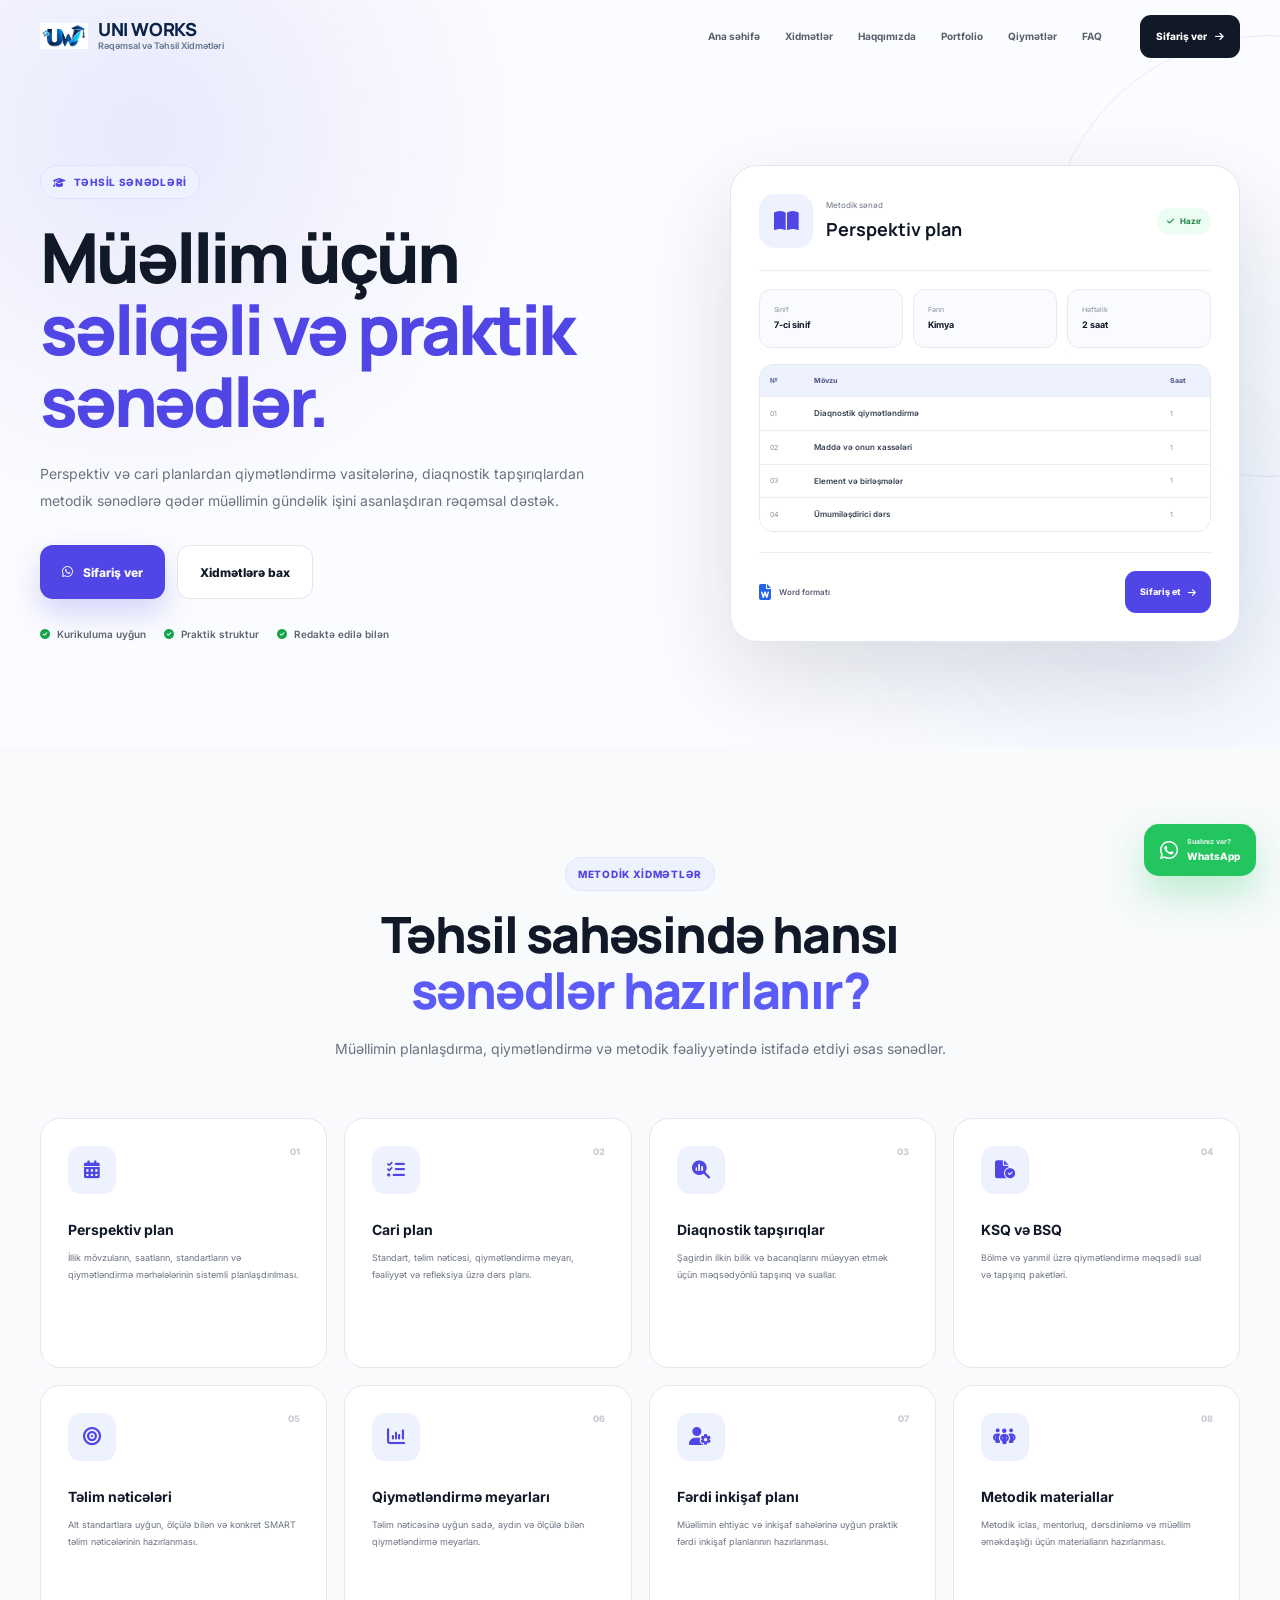
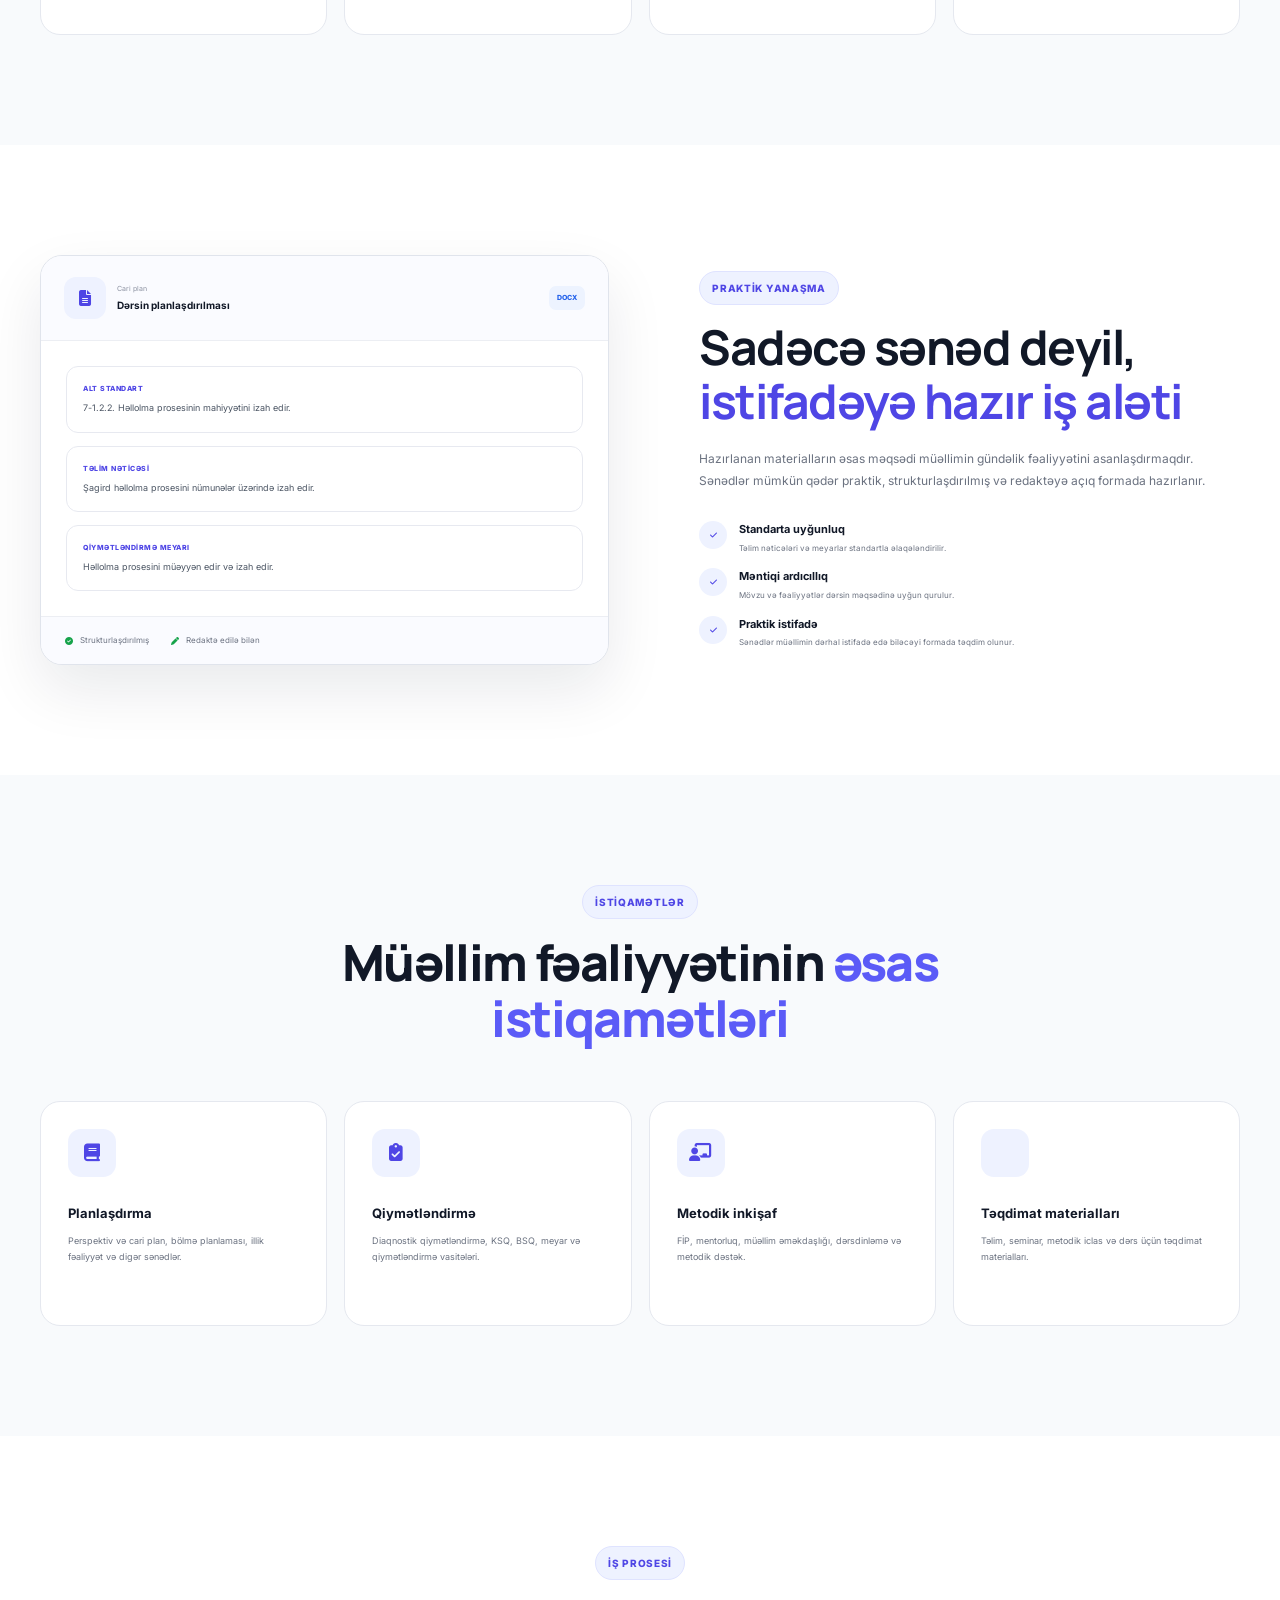
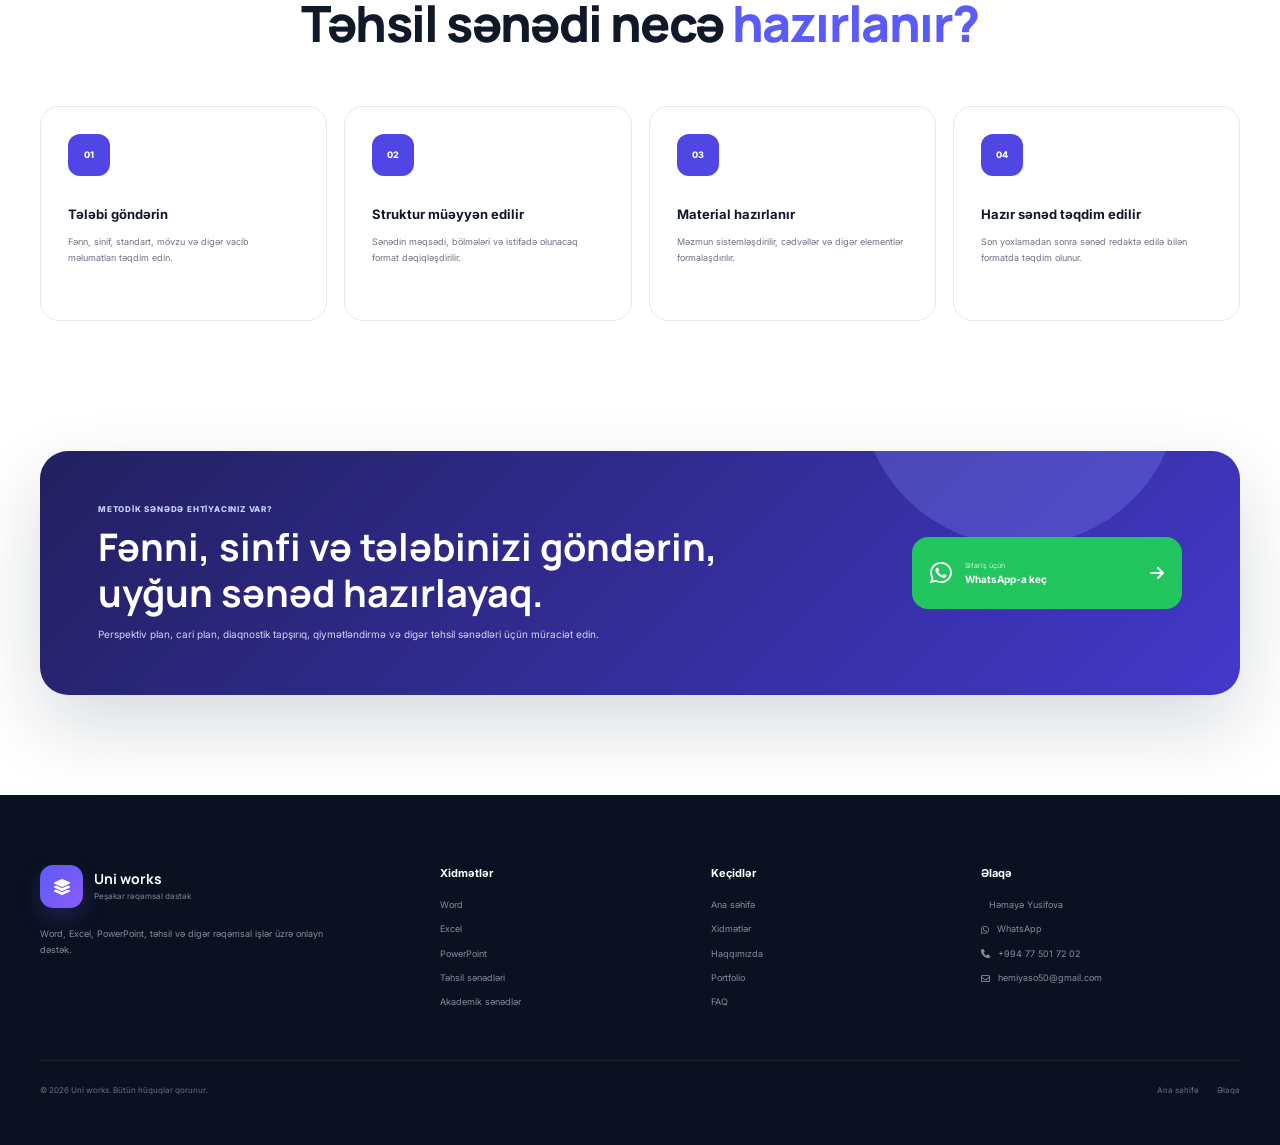
<file: docs/tehsil.html>
<!doctype html>
<html lang="az">
  <head>
    <meta charset="UTF-8" />
    <meta name="viewport" content="width=device-width, initial-scale=1.0" />
    <title>Təhsil Sənədləri | Uni Works</title>
    <link rel="icon" type="image/png" href="favicon.png" />

    <meta
      name="description"
      content="Müəllimlər üçün perspektiv plan, cari plan, diaqnostik tapşırıqlar, KSQ, BSQ, qiymətləndirmə meyarları, FİP və digər metodik sənədlərin hazırlanmasına dəstək."
    />

    <link rel="preconnect" href="https://fonts.googleapis.com" />
    <link rel="preconnect" href="https://fonts.gstatic.com" crossorigin />

    <link
      href="https://fonts.googleapis.com/css2?family=Inter:wght@400;500;600;700;800&family=Manrope:wght@600;700;800&display=swap"
      rel="stylesheet"
    />

    <link
      rel="stylesheet"
      href="https://cdnjs.cloudflare.com/ajax/libs/font-awesome/6.6.0/css/all.min.css"
    />

    <link rel="stylesheet" href="style.css" />
    <link rel="stylesheet" href="tehsil.css" />
    <link rel="stylesheet" href="brand.css" />
  </head>

  <body>
    <header class="header" id="header">
      <div class="container nav-container">
        <a href="index.html" class="logo">
          <img src="logo.png" alt="UNI WORKS" class="site-logo" />
          <div class="brand-text">
            <strong>UNI WORKS</strong>
            <span>Rəqəmsal və Təhsil Xidmətləri</span>
          </div>
        </a>

        <nav class="navbar" id="navbar">
          <a href="index.html" class="nav-link"> Ana səhifə </a>

          <a href="index.html#services" class="nav-link"> Xidmətlər </a>

          <a href="index.html#about" class="nav-link"> Haqqımızda </a>

          <a href="index.html#portfolio" class="nav-link"> Portfolio </a>

          <a href="index.html#pricing" class="nav-link"> Qiymətlər </a>

          <a href="index.html#faq" class="nav-link"> FAQ </a>
        </nav>

        <a href="index.html#contact" class="nav-order-btn">
          Sifariş ver
          <i class="fa-solid fa-arrow-right"></i>
        </a>

        <button class="menu-btn" id="menuBtn" aria-label="Menyunu aç">
          <i class="fa-solid fa-bars"></i>
        </button>
      </div>
    </header>

    <main>
      <section class="education-page-hero">
        <div class="container education-hero-grid">
          <div class="education-hero-content">
            <div class="section-badge education-badge">
              <i class="fa-solid fa-graduation-cap"></i>
              Təhsil sənədləri
            </div>

            <h1>
              Müəllim üçün
              <span>səliqəli və praktik sənədlər.</span>
            </h1>

            <p>
              Perspektiv və cari planlardan qiymətləndirmə vasitələrinə,
              diaqnostik tapşırıqlardan metodik sənədlərə qədər müəllimin
              gündəlik işini asanlaşdıran rəqəmsal dəstək.
            </p>

            <div class="education-hero-buttons">
              <a
                href="index.html#contact"
                class="btn btn-primary education-main-btn"
              >
                <i class="fa-brands fa-whatsapp"></i>
                Sifariş ver
              </a>

              <a href="#education-services" class="btn btn-secondary">
                Xidmətlərə bax
              </a>
            </div>

            <div class="education-hero-features">
              <div>
                <i class="fa-solid fa-circle-check"></i>
                Kurikuluma uyğun
              </div>

              <div>
                <i class="fa-solid fa-circle-check"></i>
                Praktik struktur
              </div>

              <div>
                <i class="fa-solid fa-circle-check"></i>
                Redaktə edilə bilən
              </div>
            </div>
          </div>

          <div class="education-planner-card">
            <div class="education-planner-head">
              <div>
                <div class="education-planner-icon">
                  <i class="fa-solid fa-book-open"></i>
                </div>

                <div>
                  <span>Metodik sənəd</span>
                  <h3>Perspektiv plan</h3>
                </div>
              </div>

              <span class="education-status">
                <i class="fa-solid fa-check"></i>
                Hazır
              </span>
            </div>

            <div class="education-plan-info">
              <div>
                <small>Sinif</small>
                <strong>7-ci sinif</strong>
              </div>

              <div>
                <small>Fənn</small>
                <strong>Kimya</strong>
              </div>

              <div>
                <small>Həftəlik</small>
                <strong>2 saat</strong>
              </div>
            </div>

            <div class="education-table">
              <div class="education-table-head">
                <span>№</span>
                <span>Mövzu</span>
                <span>Saat</span>
              </div>

              <div class="education-table-row">
                <span>01</span>
                <strong>Diaqnostik qiymətləndirmə</strong>
                <span>1</span>
              </div>

              <div class="education-table-row">
                <span>02</span>
                <strong>Maddə və onun xassələri</strong>
                <span>1</span>
              </div>

              <div class="education-table-row">
                <span>03</span>
                <strong>Element və birləşmələr</strong>
                <span>1</span>
              </div>

              <div class="education-table-row">
                <span>04</span>
                <strong>Ümumiləşdirici dərs</strong>
                <span>1</span>
              </div>
            </div>

            <div class="education-planner-footer">
              <div>
                <i class="fa-solid fa-file-word"></i>
                Word formatı
              </div>

              <a href="index.html#contact">
                Sifariş et
                <i class="fa-solid fa-arrow-right"></i>
              </a>
            </div>
          </div>
        </div>
      </section>

      <section
        class="section education-services-section"
        id="education-services"
      >
        <div class="container">
          <div class="section-header">
            <div class="section-badge education-badge">Metodik xidmətlər</div>

            <h2>
              Təhsil sahəsində hansı
              <span>sənədlər hazırlanır?</span>
            </h2>

            <p>
              Müəllimin planlaşdırma, qiymətləndirmə və metodik fəaliyyətində
              istifadə etdiyi əsas sənədlər.
            </p>
          </div>

          <div class="education-services-grid">
            <article class="education-service-card">
              <div class="education-card-icon">
                <i class="fa-solid fa-calendar-days"></i>
              </div>

              <span>01</span>

              <h3>Perspektiv plan</h3>

              <p>
                İllik mövzuların, saatların, standartların və qiymətləndirmə
                mərhələlərinin sistemli planlaşdırılması.
              </p>
            </article>

            <article class="education-service-card">
              <div class="education-card-icon">
                <i class="fa-solid fa-list-check"></i>
              </div>

              <span>02</span>

              <h3>Cari plan</h3>

              <p>
                Standart, təlim nəticəsi, qiymətləndirmə meyarı, fəaliyyət və
                refleksiya üzrə dərs planı.
              </p>
            </article>

            <article class="education-service-card">
              <div class="education-card-icon">
                <i class="fa-solid fa-magnifying-glass-chart"></i>
              </div>

              <span>03</span>

              <h3>Diaqnostik tapşırıqlar</h3>

              <p>
                Şagirdin ilkin bilik və bacarıqlarını müəyyən etmək üçün
                məqsədyönlü tapşırıq və suallar.
              </p>
            </article>

            <article class="education-service-card">
              <div class="education-card-icon">
                <i class="fa-solid fa-file-circle-check"></i>
              </div>

              <span>04</span>

              <h3>KSQ və BSQ</h3>

              <p>
                Bölmə və yarımil üzrə qiymətləndirmə məqsədli sual və tapşırıq
                paketləri.
              </p>
            </article>

            <article class="education-service-card">
              <div class="education-card-icon">
                <i class="fa-solid fa-bullseye"></i>
              </div>

              <span>05</span>

              <h3>Təlim nəticələri</h3>

              <p>
                Alt standartlara uyğun, ölçülə bilən və konkret SMART təlim
                nəticələrinin hazırlanması.
              </p>
            </article>

            <article class="education-service-card">
              <div class="education-card-icon">
                <i class="fa-solid fa-chart-column"></i>
              </div>

              <span>06</span>

              <h3>Qiymətləndirmə meyarları</h3>

              <p>
                Təlim nəticəsinə uyğun sadə, aydın və ölçülə bilən
                qiymətləndirmə meyarları.
              </p>
            </article>

            <article class="education-service-card">
              <div class="education-card-icon">
                <i class="fa-solid fa-user-gear"></i>
              </div>

              <span>07</span>

              <h3>Fərdi inkişaf planı</h3>

              <p>
                Müəllimin ehtiyac və inkişaf sahələrinə uyğun praktik fərdi
                inkişaf planlarının hazırlanması.
              </p>
            </article>

            <article class="education-service-card">
              <div class="education-card-icon">
                <i class="fa-solid fa-people-group"></i>
              </div>

              <span>08</span>

              <h3>Metodik materiallar</h3>

              <p>
                Metodik iclas, mentorluq, dərsdinləmə və müəllim əməkdaşlığı
                üçün materialların hazırlanması.
              </p>
            </article>
          </div>
        </div>
      </section>

      <section class="section education-workflow-section">
        <div class="container education-workflow-grid">
          <div class="education-document-preview">
            <div class="education-document-top">
              <div>
                <i class="fa-solid fa-file-lines"></i>

                <span>
                  <small>Cari plan</small>
                  <strong>Dərsin planlaşdırılması</strong>
                </span>
              </div>

              <span>DOCX</span>
            </div>

            <div class="education-document-body">
              <div class="education-doc-field">
                <span>Alt standart</span>
                <p>7-1.2.2. Həllolma prosesinin mahiyyətini izah edir.</p>
              </div>

              <div class="education-doc-field">
                <span>Təlim nəticəsi</span>
                <p>Şagird həllolma prosesini nümunələr üzərində izah edir.</p>
              </div>

              <div class="education-doc-field">
                <span>Qiymətləndirmə meyarı</span>
                <p>Həllolma prosesini müəyyən edir və izah edir.</p>
              </div>
            </div>

            <div class="education-document-footer">
              <span>
                <i class="fa-solid fa-circle-check"></i>
                Strukturlaşdırılmış
              </span>

              <span>
                <i class="fa-solid fa-pen"></i>
                Redaktə edilə bilən
              </span>
            </div>
          </div>

          <div class="education-workflow-content">
            <div class="section-badge education-badge">Praktik yanaşma</div>

            <h2>
              Sadəcə sənəd deyil,
              <span>istifadəyə hazır iş aləti</span>
            </h2>

            <p>
              Hazırlanan materialların əsas məqsədi müəllimin gündəlik
              fəaliyyətini asanlaşdırmaqdır. Sənədlər mümkün qədər praktik,
              strukturlaşdırılmış və redaktəyə açıq formada hazırlanır.
            </p>

            <div class="education-workflow-features">
              <div>
                <i class="fa-solid fa-check"></i>

                <span>
                  <strong>Standarta uyğunluq</strong>
                  <small>
                    Təlim nəticələri və meyarlar standartla əlaqələndirilir.
                  </small>
                </span>
              </div>

              <div>
                <i class="fa-solid fa-check"></i>

                <span>
                  <strong>Məntiqi ardıcıllıq</strong>
                  <small>
                    Mövzu və fəaliyyətlər dərsin məqsədinə uyğun qurulur.
                  </small>
                </span>
              </div>

              <div>
                <i class="fa-solid fa-check"></i>

                <span>
                  <strong>Praktik istifadə</strong>
                  <small>
                    Sənədlər müəllimin dərhal istifadə edə biləcəyi formada
                    təqdim olunur.
                  </small>
                </span>
              </div>
            </div>
          </div>
        </div>
      </section>

      <section class="section education-categories-section">
        <div class="container">
          <div class="section-header">
            <div class="section-badge education-badge">İstiqamətlər</div>

            <h2>
              Müəllim fəaliyyətinin
              <span>əsas istiqamətləri</span>
            </h2>
          </div>

          <div class="education-categories-grid">
            <article class="education-category-card">
              <div>
                <i class="fa-solid fa-book"></i>
              </div>

              <h3>Planlaşdırma</h3>

              <p>
                Perspektiv və cari plan, bölmə planlaması, illik fəaliyyət və
                digər sənədlər.
              </p>
            </article>

            <article class="education-category-card">
              <div>
                <i class="fa-solid fa-clipboard-check"></i>
              </div>

              <h3>Qiymətləndirmə</h3>

              <p>
                Diaqnostik qiymətləndirmə, KSQ, BSQ, meyar və qiymətləndirmə
                vasitələri.
              </p>
            </article>

            <article class="education-category-card">
              <div>
                <i class="fa-solid fa-chalkboard-user"></i>
              </div>

              <h3>Metodik inkişaf</h3>

              <p>
                FİP, mentorluq, müəllim əməkdaşlığı, dərsdinləmə və metodik
                dəstək.
              </p>
            </article>

            <article class="education-category-card">
              <div>
                <i class="fa-solid fa-presentation-screen"></i>
              </div>

              <h3>Təqdimat materialları</h3>

              <p>
                Təlim, seminar, metodik iclas və dərs üçün təqdimat
                materialları.
              </p>
            </article>
          </div>
        </div>
      </section>

      <section class="section education-process-section">
        <div class="container">
          <div class="section-header">
            <div class="section-badge education-badge">İş prosesi</div>

            <h2>
              Təhsil sənədi necə
              <span>hazırlanır?</span>
            </h2>
          </div>

          <div class="education-process-grid">
            <article class="education-process-card">
              <div class="education-process-number">01</div>

              <h3>Tələbi göndərin</h3>

              <p>
                Fənn, sinif, standart, mövzu və digər vacib məlumatları təqdim
                edin.
              </p>
            </article>

            <article class="education-process-card">
              <div class="education-process-number">02</div>

              <h3>Struktur müəyyən edilir</h3>

              <p>
                Sənədin məqsədi, bölmələri və istifadə olunacaq format
                dəqiqləşdirilir.
              </p>
            </article>

            <article class="education-process-card">
              <div class="education-process-number">03</div>

              <h3>Material hazırlanır</h3>

              <p>
                Məzmun sistemləşdirilir, cədvəllər və digər elementlər
                formalaşdırılır.
              </p>
            </article>

            <article class="education-process-card">
              <div class="education-process-number">04</div>

              <h3>Hazır sənəd təqdim edilir</h3>

              <p>
                Son yoxlamadan sonra sənəd redaktə edilə bilən formatda təqdim
                olunur.
              </p>
            </article>
          </div>
        </div>
      </section>

      <section class="education-cta-section">
        <div class="container">
          <div class="education-cta-box">
            <div>
              <span> Metodik sənədə ehtiyacınız var? </span>

              <h2>
                Fənni, sinfi və tələbinizi göndərin, uyğun sənəd hazırlayaq.
              </h2>

              <p>
                Perspektiv plan, cari plan, diaqnostik tapşırıq, qiymətləndirmə
                və digər təhsil sənədləri üçün müraciət edin.
              </p>
            </div>

            <a href="index.html#contact" class="education-cta-button">
              <i class="fa-brands fa-whatsapp"></i>

              <span>
                <small>Sifariş üçün</small>
                <strong>WhatsApp-a keç</strong>
              </span>

              <i class="fa-solid fa-arrow-right"></i>
            </a>
          </div>
        </div>
      </section>
    </main>

    <footer class="footer">
      <div class="container footer-grid">
        <div class="footer-brand">
          <a href="index.html" class="logo footer-logo">
            <div class="logo-icon">
              <i class="fa-solid fa-layer-group"></i>
            </div>

            <div class="logo-text">
              <strong>Uni works</strong>
              <span>Peşəkar rəqəmsal dəstək</span>
            </div>
          </a>

          <p>
            Word, Excel, PowerPoint, təhsil və digər rəqəmsal işlər üzrə onlayn
            dəstək.
          </p>
        </div>

        <div class="footer-column">
          <h4>Xidmətlər</h4>

          <a href="word.html">Word</a>
          <a href="excel.html">Excel</a>
          <a href="slayd.html">PowerPoint</a>
          <a href="tehsil.html">Təhsil sənədləri</a>
          <a href="dissertasiya.html">Akademik sənədlər</a>
        </div>

        <div class="footer-column">
          <h4>Keçidlər</h4>

          <a href="index.html">Ana səhifə</a>
          <a href="index.html#services">Xidmətlər</a>
          <a href="index.html#about">Haqqımızda</a>
          <a href="index.html#portfolio">Portfolio</a>
          <a href="index.html#faq">FAQ</a>
        </div>

        <div class="footer-column">
          <h4>Əlaqə</h4>
          <a href="index.html#contact">
            <i class="fa-brands fa-name"></i>
            Həmayə Yusifova
          </a>
          <a href="index.html#contact">
            <i class="fa-brands fa-whatsapp"></i>
            WhatsApp
          </a>

          <a href="index.html#contact">
            <i class="fa-solid fa-phone"></i>
            +994 77 501 72 02
          </a>

          <a href="index.html#contact">
            <i class="fa-regular fa-envelope"></i>
            hemiyaso50@gmail.com
          </a>
        </div>
      </div>

      <div class="container footer-bottom">
        <p>© 2026 Uni works. Bütün hüquqlar qorunur.</p>

        <div>
          <a href="index.html">Ana səhifə</a>
          <a href="index.html#contact">Əlaqə</a>
        </div>
      </div>
    </footer>

    <a
      href="index.html#contact"
      class="floating-whatsapp"
      aria-label="WhatsApp ilə sifariş ver"
    >
      <i class="fa-brands fa-whatsapp"></i>

      <span>
        <small>Sualınız var?</small>
        WhatsApp
      </span>
    </a>

    <button class="back-to-top" id="backToTop" aria-label="Yuxarı qayıt">
      <i class="fa-solid fa-arrow-up"></i>
    </button>

    <script src="script.js"></script>
  </body>
</html>
</file>
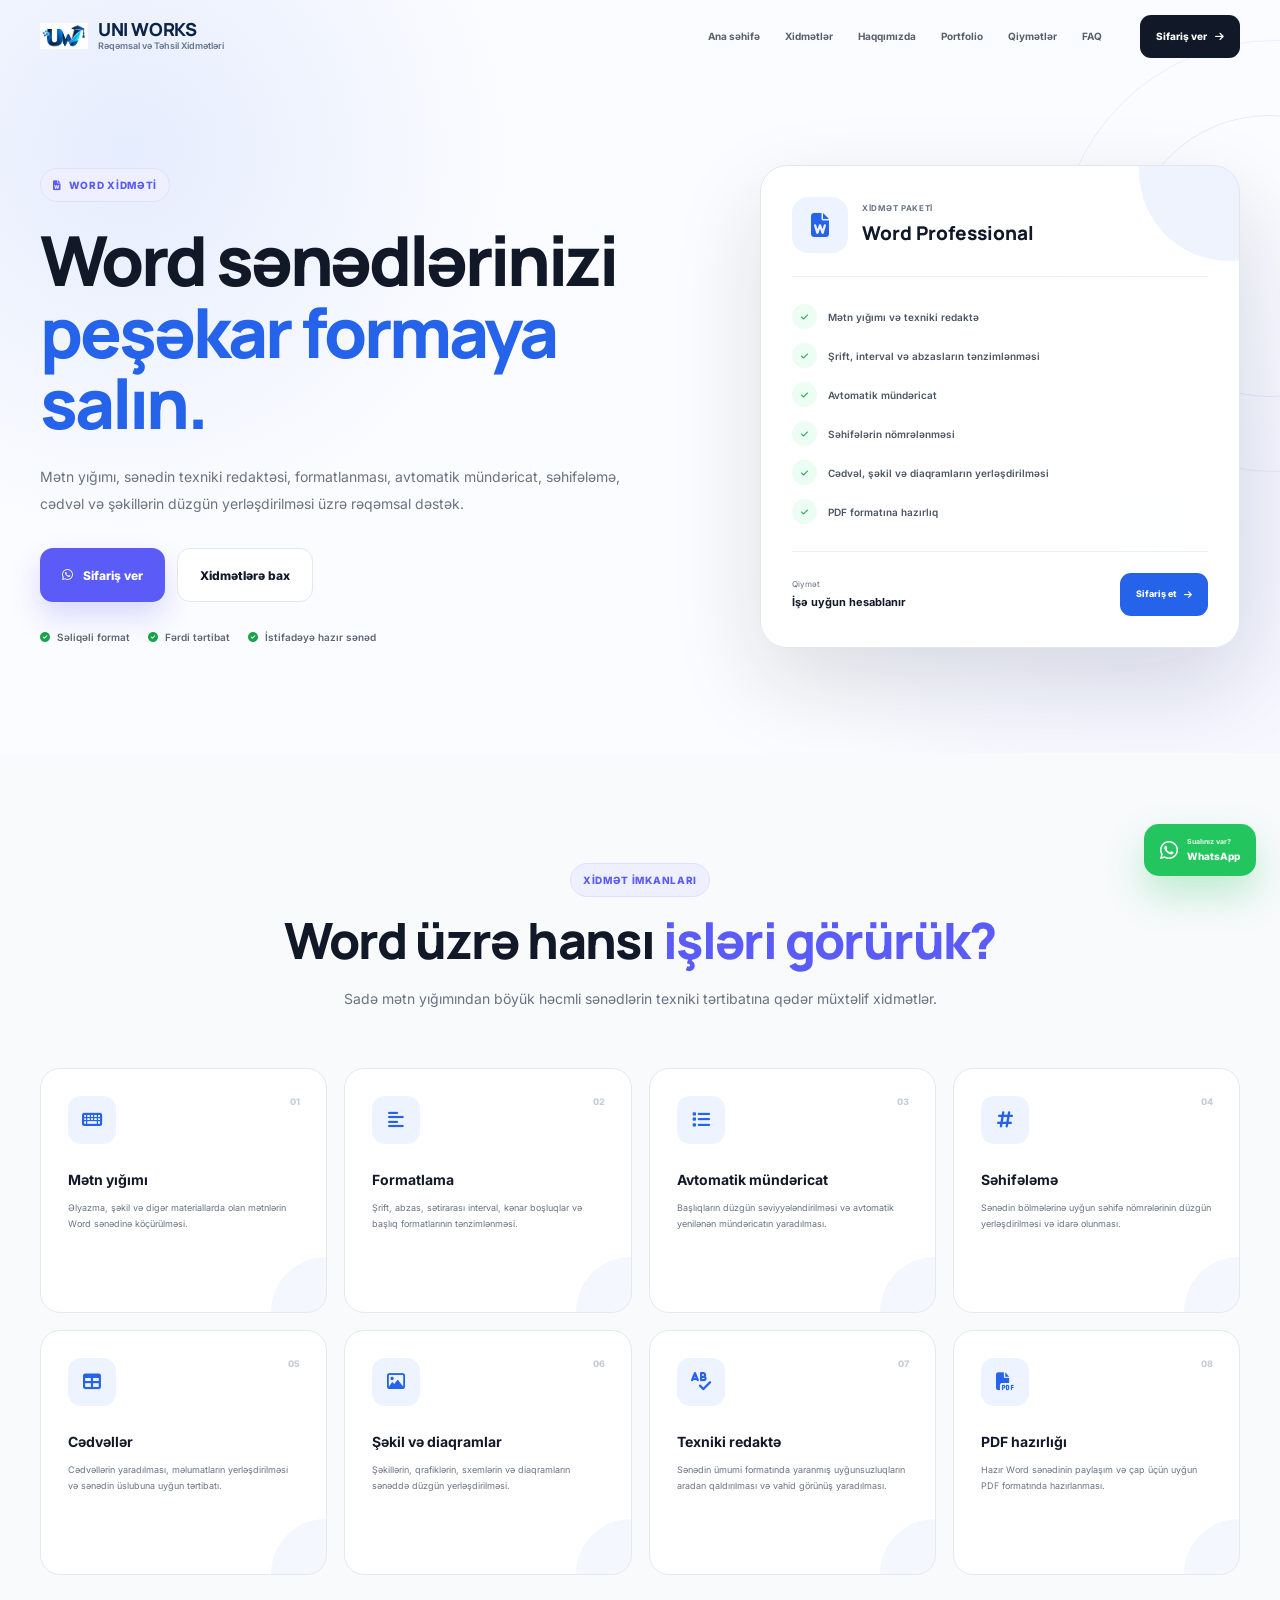
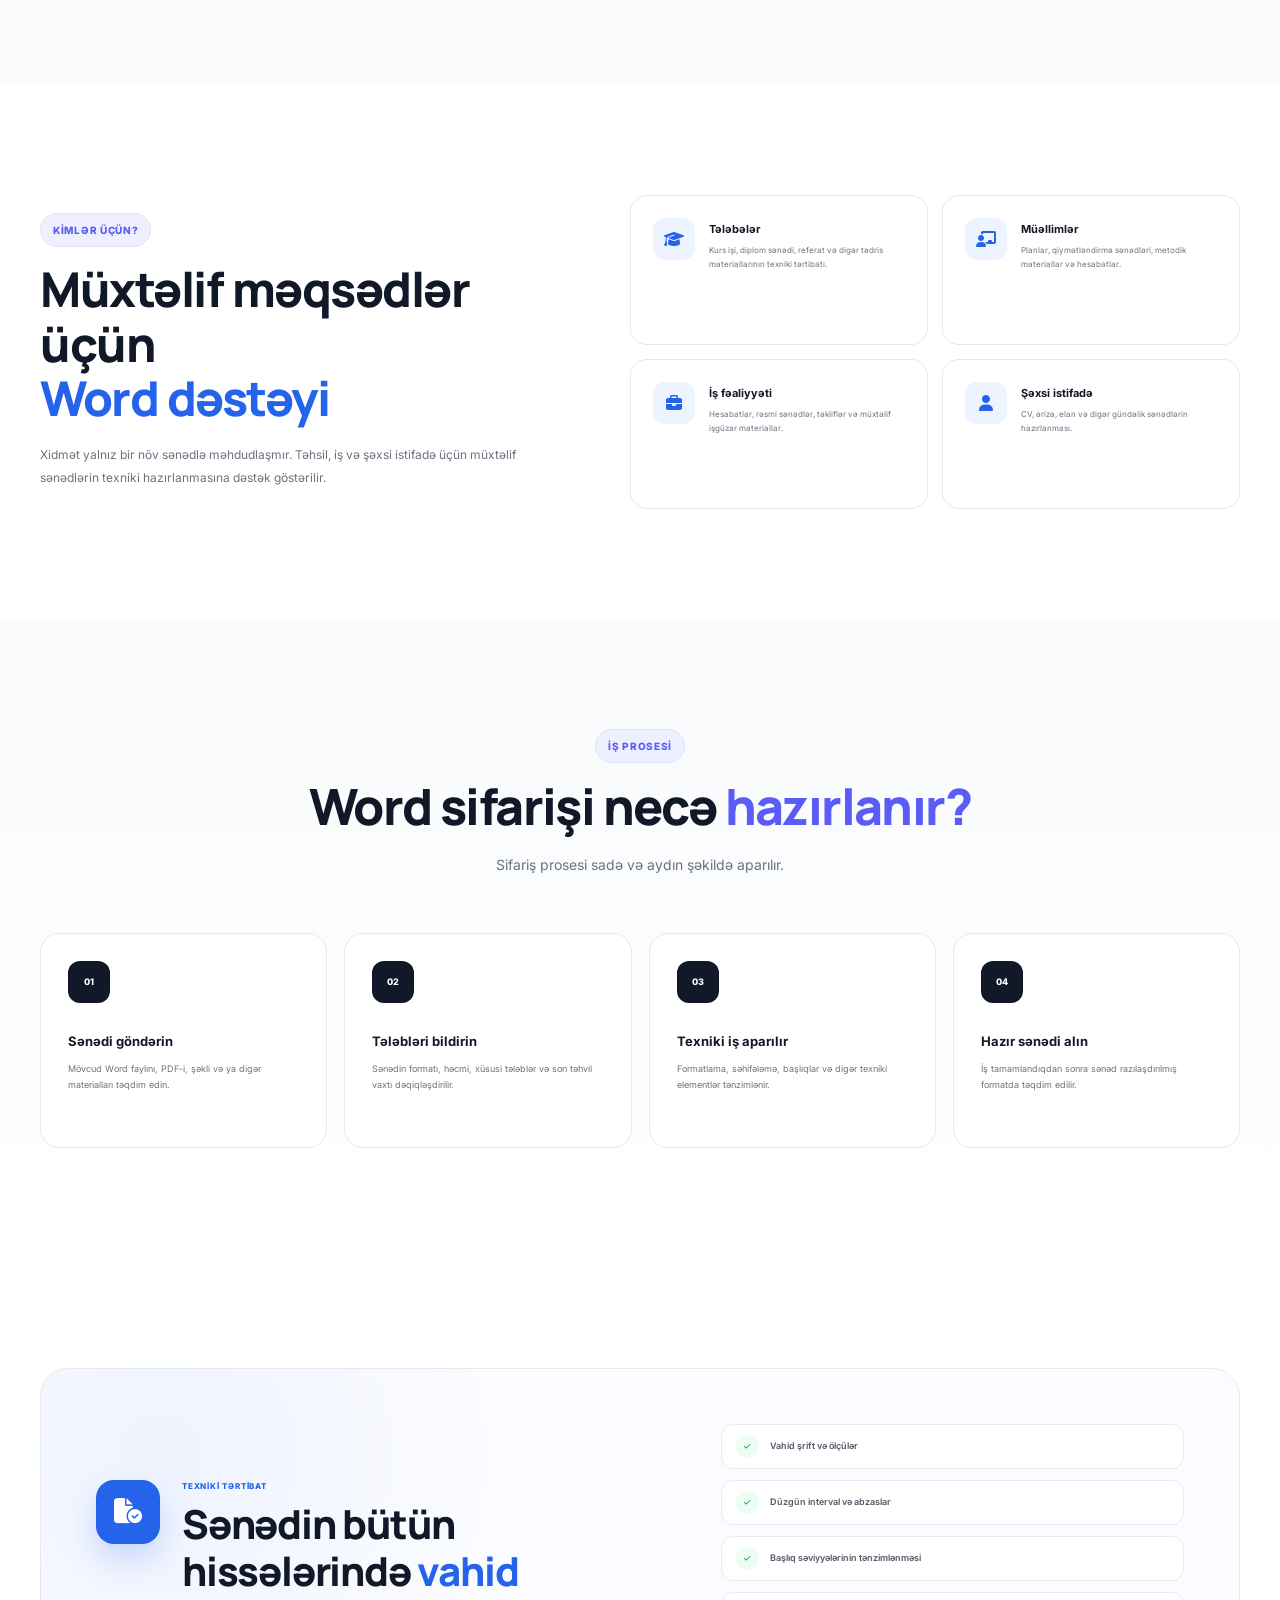
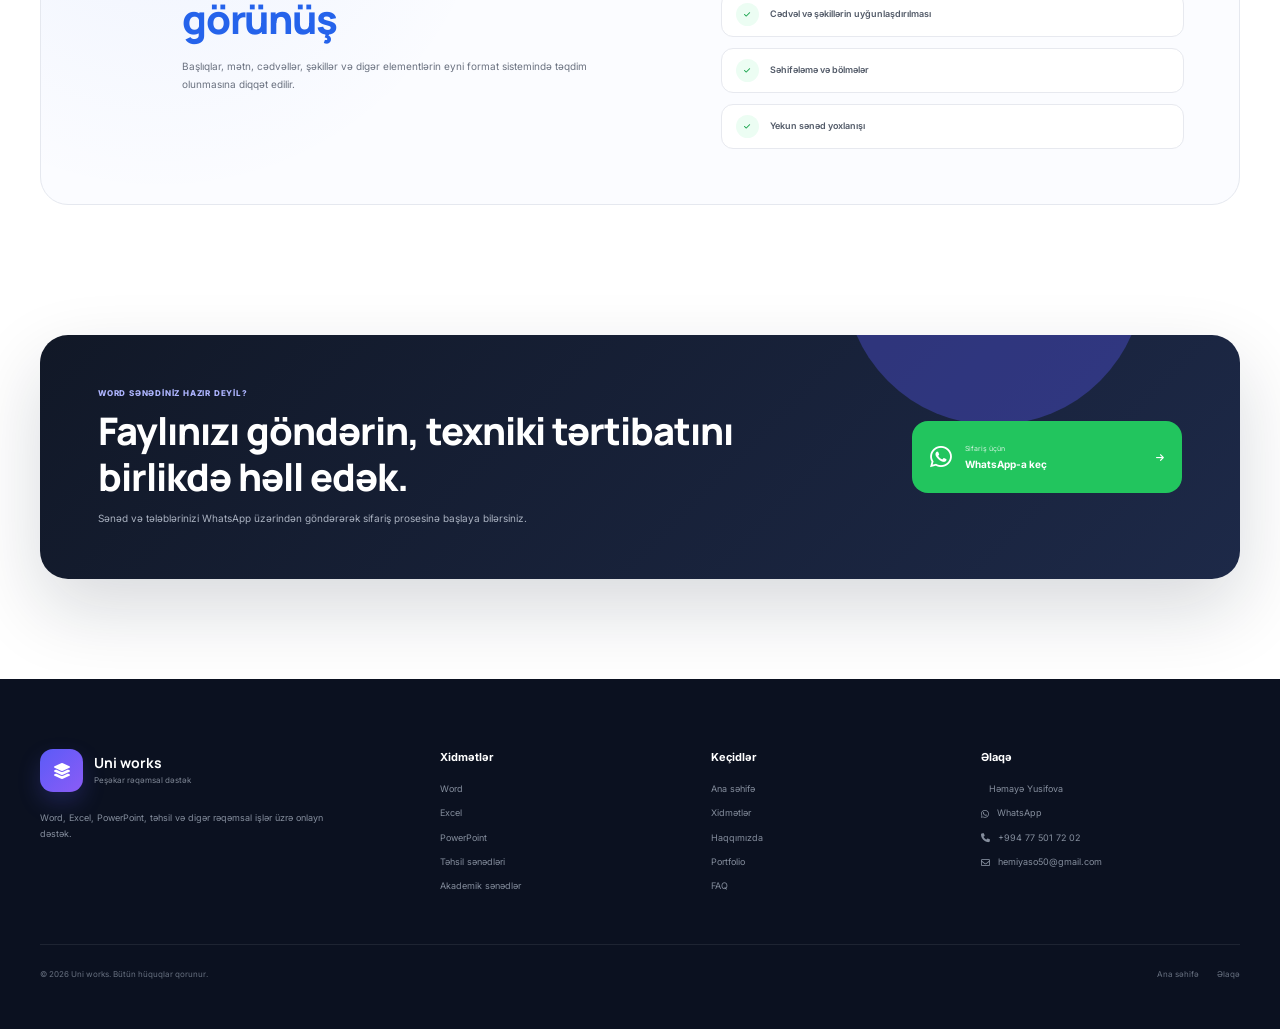
<file: docs/word.html>
<!doctype html>
<html lang="az">
  <head>
    <meta charset="UTF-8" />
    <meta name="viewport" content="width=device-width, initial-scale=1.0" />
    <title>Word Xidməti | Uni Works</title>
    <link rel="icon" type="image/png" href="favicon.png" />

    <meta
      name="description"
      content="Word sənədlərinin yığılması, formatlanması, avtomatik mündəricat, səhifələmə, cədvəl və şəkillərin yerləşdirilməsi üzrə peşəkar texniki dəstək."
    />

    <link rel="preconnect" href="https://fonts.googleapis.com" />
    <link rel="preconnect" href="https://fonts.gstatic.com" crossorigin />

    <link
      href="https://fonts.googleapis.com/css2?family=Inter:wght@400;500;600;700;800&family=Manrope:wght@600;700;800&display=swap"
      rel="stylesheet"
    />

    <link
      rel="stylesheet"
      href="https://cdnjs.cloudflare.com/ajax/libs/font-awesome/6.6.0/css/all.min.css"
    />

    <link rel="stylesheet" href="style.css" />
    <link rel="stylesheet" href="word.css" />
    <link rel="stylesheet" href="brand.css" />
  </head>

  <body>
    <!-- =====================================================
     HEADER
===================================================== -->

    <header class="header" id="header">
      <div class="container nav-container">
        <a href="index.html" class="logo">
          <img src="logo.png" alt="UNI WORKS" class="site-logo" />
          <div class="brand-text">
            <strong>UNI WORKS</strong>
            <span>Rəqəmsal və Təhsil Xidmətləri</span>
          </div>
        </a>

        <nav class="navbar" id="navbar">
          <a href="index.html" class="nav-link"> Ana səhifə </a>

          <a href="index.html#services" class="nav-link"> Xidmətlər </a>

          <a href="index.html#about" class="nav-link"> Haqqımızda </a>

          <a href="index.html#portfolio" class="nav-link"> Portfolio </a>

          <a href="index.html#pricing" class="nav-link"> Qiymətlər </a>

          <a href="index.html#faq" class="nav-link"> FAQ </a>
        </nav>

        <a href="index.html#contact" class="nav-order-btn">
          Sifariş ver
          <i class="fa-solid fa-arrow-right"></i>
        </a>

        <button class="menu-btn" id="menuBtn" aria-label="Menyunu aç">
          <i class="fa-solid fa-bars"></i>
        </button>
      </div>
    </header>

    <main>
      <!-- =====================================================
     WORD HERO
===================================================== -->

      <section class="word-page-hero">
        <div class="container word-hero-grid">
          <div class="word-hero-content">
            <div class="section-badge">
              <i class="fa-solid fa-file-word"></i>
              Word xidməti
            </div>

            <h1>
              Word sənədlərinizi
              <span>peşəkar formaya salın.</span>
            </h1>

            <p>
              Mətn yığımı, sənədin texniki redaktəsi, formatlanması, avtomatik
              mündəricat, səhifələmə, cədvəl və şəkillərin düzgün
              yerləşdirilməsi üzrə rəqəmsal dəstək.
            </p>

            <div class="word-hero-buttons">
              <a href="index.html#contact" class="btn btn-primary">
                <i class="fa-brands fa-whatsapp"></i>
                Sifariş ver
              </a>

              <a href="#word-services" class="btn btn-secondary">
                Xidmətlərə bax
              </a>
            </div>

            <div class="word-hero-features">
              <div>
                <i class="fa-solid fa-circle-check"></i>
                Səliqəli format
              </div>

              <div>
                <i class="fa-solid fa-circle-check"></i>
                Fərdi tərtibat
              </div>

              <div>
                <i class="fa-solid fa-circle-check"></i>
                İstifadəyə hazır sənəd
              </div>
            </div>
          </div>

          <!-- RIGHT SIDE -->

          <div class="word-service-box">
            <div class="word-service-box-head">
              <div class="word-box-icon">
                <i class="fa-solid fa-file-word"></i>
              </div>

              <div>
                <span>Xidmət paketi</span>
                <h3>Word Professional</h3>
              </div>
            </div>

            <div class="word-package-list">
              <div>
                <i class="fa-solid fa-check"></i>
                <span>Mətn yığımı və texniki redaktə</span>
              </div>

              <div>
                <i class="fa-solid fa-check"></i>
                <span>Şrift, interval və abzasların tənzimlənməsi</span>
              </div>

              <div>
                <i class="fa-solid fa-check"></i>
                <span>Avtomatik mündəricat</span>
              </div>

              <div>
                <i class="fa-solid fa-check"></i>
                <span>Səhifələrin nömrələnməsi</span>
              </div>

              <div>
                <i class="fa-solid fa-check"></i>
                <span>Cədvəl, şəkil və diaqramların yerləşdirilməsi</span>
              </div>

              <div>
                <i class="fa-solid fa-check"></i>
                <span>PDF formatına hazırlıq</span>
              </div>
            </div>

            <div class="word-package-bottom">
              <div>
                <span>Qiymət</span>
                <strong>İşə uyğun hesablanır</strong>
              </div>

              <a href="index.html#contact">
                Sifariş et
                <i class="fa-solid fa-arrow-right"></i>
              </a>
            </div>
          </div>
        </div>
      </section>

      <!-- =====================================================
     SERVICES
===================================================== -->

      <section class="section word-services-section" id="word-services">
        <div class="container">
          <div class="section-header">
            <div class="section-badge">Xidmət imkanları</div>

            <h2>
              Word üzrə hansı
              <span>işləri görürük?</span>
            </h2>

            <p>
              Sadə mətn yığımından böyük həcmli sənədlərin texniki tərtibatına
              qədər müxtəlif xidmətlər.
            </p>
          </div>

          <div class="word-services-grid">
            <article class="word-service-card">
              <div class="word-card-icon">
                <i class="fa-solid fa-keyboard"></i>
              </div>

              <span>01</span>

              <h3>Mətn yığımı</h3>

              <p>
                Əlyazma, şəkil və digər materiallarda olan mətnlərin Word
                sənədinə köçürülməsi.
              </p>
            </article>

            <article class="word-service-card">
              <div class="word-card-icon">
                <i class="fa-solid fa-align-left"></i>
              </div>

              <span>02</span>

              <h3>Formatlama</h3>

              <p>
                Şrift, abzas, sətirarası interval, kənar boşluqlar və başlıq
                formatlarının tənzimlənməsi.
              </p>
            </article>

            <article class="word-service-card">
              <div class="word-card-icon">
                <i class="fa-solid fa-list"></i>
              </div>

              <span>03</span>

              <h3>Avtomatik mündəricat</h3>

              <p>
                Başlıqların düzgün səviyyələndirilməsi və avtomatik yenilənən
                mündəricatın yaradılması.
              </p>
            </article>

            <article class="word-service-card">
              <div class="word-card-icon">
                <i class="fa-solid fa-hashtag"></i>
              </div>

              <span>04</span>

              <h3>Səhifələmə</h3>

              <p>
                Sənədin bölmələrinə uyğun səhifə nömrələrinin düzgün
                yerləşdirilməsi və idarə olunması.
              </p>
            </article>

            <article class="word-service-card">
              <div class="word-card-icon">
                <i class="fa-solid fa-table"></i>
              </div>

              <span>05</span>

              <h3>Cədvəllər</h3>

              <p>
                Cədvəllərin yaradılması, məlumatların yerləşdirilməsi və sənədin
                üslubuna uyğun tərtibatı.
              </p>
            </article>

            <article class="word-service-card">
              <div class="word-card-icon">
                <i class="fa-regular fa-image"></i>
              </div>

              <span>06</span>

              <h3>Şəkil və diaqramlar</h3>

              <p>
                Şəkillərin, qrafiklərin, sxemlərin və diaqramların sənəddə
                düzgün yerləşdirilməsi.
              </p>
            </article>

            <article class="word-service-card">
              <div class="word-card-icon">
                <i class="fa-solid fa-spell-check"></i>
              </div>

              <span>07</span>

              <h3>Texniki redaktə</h3>

              <p>
                Sənədin ümumi formatında yaranmış uyğunsuzluqların aradan
                qaldırılması və vahid görünüş yaradılması.
              </p>
            </article>

            <article class="word-service-card">
              <div class="word-card-icon">
                <i class="fa-solid fa-file-pdf"></i>
              </div>

              <span>08</span>

              <h3>PDF hazırlığı</h3>

              <p>
                Hazır Word sənədinin paylaşım və çap üçün uyğun PDF formatında
                hazırlanması.
              </p>
            </article>
          </div>
        </div>
      </section>

      <!-- =====================================================
     WHO IS IT FOR
===================================================== -->

      <section class="section word-audience-section">
        <div class="container word-audience-grid">
          <div class="word-audience-content">
            <div class="section-badge">Kimlər üçün?</div>

            <h2>
              Müxtəlif məqsədlər üçün
              <span>Word dəstəyi</span>
            </h2>

            <p>
              Xidmət yalnız bir növ sənədlə məhdudlaşmır. Təhsil, iş və şəxsi
              istifadə üçün müxtəlif sənədlərin texniki hazırlanmasına dəstək
              göstərilir.
            </p>
          </div>

          <div class="word-audience-list">
            <div class="word-audience-item">
              <div>
                <i class="fa-solid fa-graduation-cap"></i>
              </div>

              <span>
                <strong>Tələbələr</strong>
                <small>
                  Kurs işi, diplom sənədi, referat və digər tədris
                  materiallarının texniki tərtibatı.
                </small>
              </span>
            </div>

            <div class="word-audience-item">
              <div>
                <i class="fa-solid fa-chalkboard-user"></i>
              </div>

              <span>
                <strong>Müəllimlər</strong>
                <small>
                  Planlar, qiymətləndirmə sənədləri, metodik materiallar və
                  hesabatlar.
                </small>
              </span>
            </div>

            <div class="word-audience-item">
              <div>
                <i class="fa-solid fa-briefcase"></i>
              </div>

              <span>
                <strong>İş fəaliyyəti</strong>
                <small>
                  Hesabatlar, rəsmi sənədlər, təkliflər və müxtəlif işgüzar
                  materiallar.
                </small>
              </span>
            </div>

            <div class="word-audience-item">
              <div>
                <i class="fa-solid fa-user"></i>
              </div>

              <span>
                <strong>Şəxsi istifadə</strong>
                <small>
                  CV, ərizə, elan və digər gündəlik sənədlərin hazırlanması.
                </small>
              </span>
            </div>
          </div>
        </div>
      </section>

      <!-- =====================================================
     PROCESS
===================================================== -->

      <section class="section word-process-section">
        <div class="container">
          <div class="section-header">
            <div class="section-badge">İş prosesi</div>

            <h2>
              Word sifarişi necə
              <span>hazırlanır?</span>
            </h2>

            <p>Sifariş prosesi sadə və aydın şəkildə aparılır.</p>
          </div>

          <div class="word-process-grid">
            <article class="word-process-card">
              <div class="word-process-number">01</div>

              <h3>Sənədi göndərin</h3>

              <p>
                Mövcud Word faylını, PDF-i, şəkli və ya digər materialları
                təqdim edin.
              </p>
            </article>

            <article class="word-process-card">
              <div class="word-process-number">02</div>

              <h3>Tələbləri bildirin</h3>

              <p>
                Sənədin formatı, həcmi, xüsusi tələblər və son təhvil vaxtı
                dəqiqləşdirilir.
              </p>
            </article>

            <article class="word-process-card">
              <div class="word-process-number">03</div>

              <h3>Texniki iş aparılır</h3>

              <p>
                Formatlama, səhifələmə, başlıqlar və digər texniki elementlər
                tənzimlənir.
              </p>
            </article>

            <article class="word-process-card">
              <div class="word-process-number">04</div>

              <h3>Hazır sənədi alın</h3>

              <p>
                İş tamamlandıqdan sonra sənəd razılaşdırılmış formatda təqdim
                edilir.
              </p>
            </article>
          </div>
        </div>
      </section>

      <!-- =====================================================
     INCLUDED SECTION
===================================================== -->

      <section class="section word-quality-section">
        <div class="container word-quality-grid">
          <div class="word-quality-box">
            <div class="word-quality-icon">
              <i class="fa-solid fa-file-circle-check"></i>
            </div>

            <div>
              <span class="word-quality-label"> Texniki tərtibat </span>

              <h2>
                Sənədin bütün hissələrində
                <span>vahid görünüş</span>
              </h2>

              <p>
                Başlıqlar, mətn, cədvəllər, şəkillər və digər elementlərin eyni
                format sistemində təqdim olunmasına diqqət edilir.
              </p>
            </div>
          </div>

          <div class="word-quality-features">
            <div>
              <i class="fa-solid fa-check"></i>
              <span>Vahid şrift və ölçülər</span>
            </div>

            <div>
              <i class="fa-solid fa-check"></i>
              <span>Düzgün interval və abzaslar</span>
            </div>

            <div>
              <i class="fa-solid fa-check"></i>
              <span>Başlıq səviyyələrinin tənzimlənməsi</span>
            </div>

            <div>
              <i class="fa-solid fa-check"></i>
              <span>Cədvəl və şəkillərin uyğunlaşdırılması</span>
            </div>

            <div>
              <i class="fa-solid fa-check"></i>
              <span>Səhifələmə və bölmələr</span>
            </div>

            <div>
              <i class="fa-solid fa-check"></i>
              <span>Yekun sənəd yoxlanışı</span>
            </div>
          </div>
        </div>
      </section>

      <!-- =====================================================
     CTA
===================================================== -->

      <section class="word-cta-section">
        <div class="container">
          <div class="word-cta-box">
            <div>
              <span> Word sənədiniz hazır deyil? </span>

              <h2>
                Faylınızı göndərin, texniki tərtibatını birlikdə həll edək.
              </h2>

              <p>
                Sənəd və tələblərinizi WhatsApp üzərindən göndərərək sifariş
                prosesinə başlaya bilərsiniz.
              </p>
            </div>

            <a href="index.html#contact" class="word-cta-button">
              <i class="fa-brands fa-whatsapp"></i>

              <span>
                <small>Sifariş üçün</small>
                <strong>WhatsApp-a keç</strong>
              </span>

              <i class="fa-solid fa-arrow-right"></i>
            </a>
          </div>
        </div>
      </section>
    </main>

    <!-- =====================================================
     FOOTER
===================================================== -->

    <footer class="footer">
      <div class="container footer-grid">
        <div class="footer-brand">
          <a href="index.html" class="logo footer-logo">
            <div class="logo-icon">
              <i class="fa-solid fa-layer-group"></i>
            </div>

            <div class="logo-text">
              <strong>Uni works</strong>
              <span>Peşəkar rəqəmsal dəstək</span>
            </div>
          </a>

          <p>
            Word, Excel, PowerPoint, təhsil və digər rəqəmsal işlər üzrə onlayn
            dəstək.
          </p>
        </div>

        <div class="footer-column">
          <h4>Xidmətlər</h4>

          <a href="word.html">Word</a>
          <a href="excel.html">Excel</a>
          <a href="slayd.html">PowerPoint</a>
          <a href="tehsil.html">Təhsil sənədləri</a>
          <a href="dissertasiya.html">Akademik sənədlər</a>
        </div>

        <div class="footer-column">
          <h4>Keçidlər</h4>

          <a href="index.html">Ana səhifə</a>
          <a href="index.html#services">Xidmətlər</a>
          <a href="index.html#about">Haqqımızda</a>
          <a href="index.html#portfolio">Portfolio</a>
          <a href="index.html#faq">FAQ</a>
        </div>

        <div class="footer-column">
          <h4>Əlaqə</h4>
          <a href="index.html#contact">
            <i class="fa-brands fa-name"></i>
            Həmayə Yusifova
          </a>
          <a href="index.html#contact">
            <i class="fa-brands fa-whatsapp"></i>
            WhatsApp
          </a>

          <a href="index.html#contact">
            <i class="fa-solid fa-phone"></i>
            +994 77 501 72 02
          </a>

          <a href="index.html#contact">
            <i class="fa-regular fa-envelope"></i>
            hemiyaso50@gmail.com
          </a>
        </div>
      </div>

      <div class="container footer-bottom">
        <p>© 2026 Uni works. Bütün hüquqlar qorunur.</p>

        <div>
          <a href="index.html">Ana səhifə</a>
          <a href="index.html#contact">Əlaqə</a>
        </div>
      </div>
    </footer>

    <!-- =====================================================
     FLOATING CONTACT
===================================================== -->

    <a
      href="index.html#contact"
      class="floating-whatsapp"
      aria-label="WhatsApp ilə sifariş ver"
    >
      <i class="fa-brands fa-whatsapp"></i>

      <span>
        <small>Sualınız var?</small>
        WhatsApp
      </span>
    </a>

    <button class="back-to-top" id="backToTop" aria-label="Yuxarı qayıt">
      <i class="fa-solid fa-arrow-up"></i>
    </button>

    <script src="script.js"></script>
  </body>
</html>
</file>
<file: docs/style.css>
/* =========================================================
   GLOBAL SETTINGS
========================================================= */

:root {
  --primary: #5b5bf7;
  --primary-dark: #4545d8;
  --primary-soft: #eef0ff;
  --secondary: #8b5cf6;

  --dark: #111827;
  --dark-soft: #1f2937;

  --text: #374151;
  --muted: #6b7280;

  --white: #ffffff;
  --background: #f8fafc;
  --background-soft: #f5f7fb;

  --border: #e5e7eb;

  --success: #16a34a;

  --shadow-sm: 0 10px 30px rgba(15, 23, 42, 0.06);

  --shadow-md: 0 20px 50px rgba(15, 23, 42, 0.1);

  --shadow-lg: 0 35px 90px rgba(15, 23, 42, 0.14);

  --radius-sm: 12px;
  --radius-md: 18px;
  --radius-lg: 28px;

  --container: 1200px;
}

/* =========================================================
   RESET
========================================================= */

* {
  margin: 0;
  padding: 0;
  box-sizing: border-box;
}

html {
  scroll-behavior: smooth;
}

body {
  font-family: "Inter", sans-serif;
  background: var(--white);
  color: var(--text);
  line-height: 1.6;
  overflow-x: hidden;
}

body.menu-open {
  overflow: hidden;
}

button,
input,
select,
textarea {
  font: inherit;
}

button {
  border: none;
  background: none;
  cursor: pointer;
}

a {
  color: inherit;
  text-decoration: none;
}

ul {
  list-style: none;
}

img {
  display: block;
  max-width: 100%;
}

.container {
  width: min(calc(100% - 40px), var(--container));
  margin-inline: auto;
}

.section {
  padding: 110px 0;
}

/* =========================================================
   COMMON TYPOGRAPHY
========================================================= */

.section-header {
  max-width: 720px;
  margin: 0 auto 55px;
  text-align: center;
}

.section-header-row {
  max-width: none;
  display: flex;
  align-items: flex-end;
  justify-content: space-between;
  gap: 50px;
  text-align: left;
}

.section-header-row > div {
  max-width: 650px;
}

.section-header-row > p {
  max-width: 420px;
}

.section-header h2,
.about-content h2,
.faq-intro h2,
.contact-content h2 {
  font-family: "Manrope", sans-serif;
  color: var(--dark);
  font-size: clamp(32px, 4vw, 50px);
  font-weight: 800;
  line-height: 1.12;
  letter-spacing: -1.6px;
}

.section-header h2 span,
.about-content h2 span,
.faq-intro h2 span,
.contact-content h2 span {
  color: var(--primary);
}

.section-header > p,
.section-header-row > p,
.faq-intro > p,
.contact-content > p {
  margin-top: 18px;
  color: var(--muted);
  font-size: 14px;
  line-height: 1.9;
}

.section-badge {
  width: fit-content;
  margin: 0 auto 15px;
  display: inline-flex;
  align-items: center;
  gap: 7px;
  padding: 8px 12px;
  border: 1px solid #dfe2ff;
  border-radius: 100px;
  background: var(--primary-soft);
  color: var(--primary);
  font-size: 10px;
  font-weight: 800;
  letter-spacing: 0.7px;
  text-transform: uppercase;
}

.section-badge-light {
  border-color: rgba(255, 255, 255, 0.16);
  background: rgba(255, 255, 255, 0.08);
  color: #dfe2ff;
}

/* =========================================================
   BUTTONS
========================================================= */

.btn {
  min-height: 54px;
  display: inline-flex;
  align-items: center;
  justify-content: center;
  gap: 10px;
  padding: 0 22px;
  border-radius: 13px;
  font-size: 12px;
  font-weight: 800;
  transition: 0.3s ease;
}

.btn-primary {
  background: var(--primary);
  color: var(--white);
  box-shadow: 0 14px 30px rgba(91, 91, 247, 0.22);
}

.btn-primary:hover {
  background: var(--primary-dark);
  transform: translateY(-2px);
  box-shadow: 0 18px 38px rgba(91, 91, 247, 0.27);
}

.btn-secondary {
  border: 1px solid var(--border);
  background: var(--white);
  color: var(--dark);
}

.btn-secondary:hover {
  transform: translateY(-2px);
  border-color: #cdd2dd;
  box-shadow: var(--shadow-sm);
}

/* =========================================================
   HEADER
========================================================= */

.header {
  position: fixed;
  top: 0;
  left: 0;
  z-index: 1000;
  width: 100%;
  transition: 0.3s ease;
}

.header.scrolled {
  background: rgba(255, 255, 255, 0.94);
  backdrop-filter: blur(18px);
  border-bottom: 1px solid rgba(229, 231, 235, 0.82);
  box-shadow: 0 8px 30px rgba(15, 23, 42, 0.05);
}

.nav-container {
  min-height: 86px;
  display: flex;
  align-items: center;
  gap: 28px;
}

.logo {
  display: flex;
  align-items: center;
  gap: 11px;
  flex-shrink: 0;
}

.logo-icon {
  width: 43px;
  height: 43px;
  display: grid;
  place-items: center;
  border-radius: 13px;
  background: linear-gradient(135deg, var(--primary), var(--secondary));
  color: var(--white);
  box-shadow: 0 10px 22px rgba(91, 91, 247, 0.22);
}

.logo-text strong,
.logo-text span {
  display: block;
}

.logo-text strong {
  color: var(--dark);
  font-family: "Manrope", sans-serif;
  font-size: 14px;
  line-height: 1.2;
}

.logo-text span {
  margin-top: 2px;
  color: var(--muted);
  font-size: 8px;
}

.navbar {
  margin-left: auto;
  display: flex;
  align-items: center;
  gap: 5px;
}

.nav-link {
  position: relative;
  padding: 10px 10px;
  border-radius: 9px;
  color: #58606d;
  font-size: 10px;
  font-weight: 700;
  transition: 0.25s;
}

.nav-link:hover,
.nav-link.active {
  color: var(--primary);
  background: var(--primary-soft);
}

.nav-order-btn {
  min-height: 43px;
  display: flex;
  align-items: center;
  gap: 8px;
  padding: 0 16px;
  border-radius: 11px;
  background: var(--dark);
  color: var(--white);
  font-size: 10px;
  font-weight: 800;
  transition: 0.3s ease;
}

.nav-order-btn:hover {
  background: var(--primary);
  transform: translateY(-2px);
}

.menu-btn {
  display: none;
  margin-left: auto;
  width: 43px;
  height: 43px;
  place-items: center;
  border-radius: 11px;
  background: var(--background-soft);
  color: var(--dark);
  font-size: 18px;
}

/* =========================================================
   HERO
========================================================= */

.hero {
  position: relative;
  min-height: 820px;
  display: flex;
  align-items: center;
  padding: 155px 0 100px;
  overflow: hidden;
  background:
    radial-gradient(
      circle at 20% 25%,
      rgba(91, 91, 247, 0.09),
      transparent 30%
    ),
    radial-gradient(
      circle at 85% 65%,
      rgba(139, 92, 246, 0.09),
      transparent 28%
    ),
    #fbfcff;
}

.hero-decoration {
  position: absolute;
  border-radius: 50%;
  filter: blur(60px);
  pointer-events: none;
}

.hero-decoration-one {
  width: 260px;
  height: 260px;
  left: -120px;
  top: 180px;
  background: rgba(91, 91, 247, 0.14);
}

.hero-decoration-two {
  width: 300px;
  height: 300px;
  right: -130px;
  bottom: 50px;
  background: rgba(139, 92, 246, 0.13);
}

.hero-grid {
  position: relative;
  z-index: 2;
  display: grid;
  grid-template-columns: 1.05fr 0.95fr;
  align-items: center;
  gap: 85px;
}

.hero-content {
  max-width: 670px;
}

.hero-badge {
  width: fit-content;
  display: flex;
  align-items: center;
  gap: 8px;
  padding: 8px 12px;
  border-radius: 100px;
  background: var(--primary-soft);
  color: var(--primary);
  font-size: 9px;
  font-weight: 800;
  letter-spacing: 0.5px;
  text-transform: uppercase;
  margin-bottom: 22px;
}

.hero-badge > span {
  width: 7px;
  height: 7px;
  border-radius: 50%;
  background: var(--success);
  box-shadow: 0 0 0 5px rgba(22, 163, 74, 0.09);
}

.hero h1 {
  max-width: 660px;
  color: var(--dark);
  font-family: "Manrope", sans-serif;
  font-size: clamp(48px, 6vw, 73px);
  font-weight: 800;
  line-height: 1.03;
  letter-spacing: -3.2px;
}

.hero h1 span {
  display: block;
  color: var(--primary);
}

.hero-description {
  max-width: 620px;
  margin-top: 25px;
  color: var(--muted);
  font-size: 15px;
  line-height: 1.9;
}

.hero-buttons {
  display: flex;
  flex-wrap: wrap;
  gap: 12px;
  margin-top: 32px;
}

.hero-benefits {
  margin-top: 28px;
  display: flex;
  flex-wrap: wrap;
  gap: 20px;
}

.hero-benefits > div {
  display: flex;
  align-items: center;
  gap: 7px;
  color: #5d6570;
  font-size: 10px;
  font-weight: 600;
}

.hero-benefits i {
  color: var(--success);
}

/* =========================================================
   HERO VISUAL
========================================================= */

.hero-visual {
  position: relative;
  width: 100%;
  max-width: 520px;
  margin-left: auto;
}

.dashboard-card {
  position: relative;
  z-index: 3;
  padding: 26px;
  border: 1px solid rgba(224, 226, 235, 0.88);
  border-radius: 27px;
  background: rgba(255, 255, 255, 0.9);
  backdrop-filter: blur(20px);
  box-shadow: var(--shadow-lg);
}

.dashboard-header {
  display: flex;
  justify-content: space-between;
  gap: 20px;
  padding-bottom: 22px;
  border-bottom: 1px solid #eceef3;
}

.dashboard-header span {
  display: block;
  margin-bottom: 5px;
  color: var(--muted);
  font-size: 8px;
}

.dashboard-header h3 {
  color: var(--dark);
  font-family: "Manrope", sans-serif;
  font-size: 18px;
  line-height: 1.3;
}

.dashboard-status {
  height: fit-content;
  display: flex;
  align-items: center;
  gap: 6px;
  padding: 7px 9px;
  border-radius: 100px;
  background: #ecfdf3;
  color: #16803e;
  font-size: 8px;
  font-weight: 700;
}

.dashboard-status > span {
  width: 6px;
  height: 6px;
  margin: 0;
  border-radius: 50%;
  background: #22c55e;
}

.dashboard-services {
  display: grid;
  gap: 10px;
  padding: 19px 0;
}

.dashboard-service {
  display: grid;
  grid-template-columns: auto 1fr auto;
  align-items: center;
  gap: 13px;
  padding: 13px;
  border: 1px solid transparent;
  border-radius: 14px;
  transition: 0.28s ease;
}

.dashboard-service:hover {
  border-color: #e4e6ef;
  background: #fafbff;
  transform: translateX(3px);
}

.dashboard-service-icon {
  width: 43px;
  height: 43px;
  display: grid;
  place-items: center;
  border-radius: 12px;
  font-size: 18px;
}

.word-color {
  background: #edf3ff;
  color: #2563eb;
}

.ppt-color {
  background: #fff0eb;
  color: #e75524;
}

.excel-color {
  background: #edf9f1;
  color: #16854a;
}

.education-color {
  background: #f5efff;
  color: #8b5cf6;
}

.dashboard-service strong,
.dashboard-service span {
  display: block;
}

.dashboard-service strong {
  color: var(--dark);
  font-size: 11px;
}

.dashboard-service span {
  margin-top: 2px;
  color: var(--muted);
  font-size: 8px;
}

.dashboard-service > i {
  color: #a1a6b0;
  font-size: 10px;
  transition: 0.25s;
}

.dashboard-service:hover > i {
  color: var(--primary);
  transform: translateX(3px);
}

.dashboard-all-services {
  min-height: 45px;
  display: flex;
  align-items: center;
  justify-content: center;
  gap: 8px;
  border-radius: 11px;
  background: var(--primary-soft);
  color: var(--primary);
  font-size: 9px;
  font-weight: 800;
  transition: 0.25s;
}

.dashboard-all-services:hover {
  background: var(--primary);
  color: var(--white);
}

.floating-card {
  position: absolute;
  z-index: 5;
  display: flex;
  align-items: center;
  gap: 10px;
  padding: 13px 16px;
  border: 1px solid rgba(229, 231, 235, 0.9);
  border-radius: 14px;
  background: rgba(255, 255, 255, 0.96);
  box-shadow: var(--shadow-md);
  backdrop-filter: blur(15px);
}

.floating-card > div {
  width: 34px;
  height: 34px;
  display: grid;
  place-items: center;
  border-radius: 10px;
}

.floating-card small,
.floating-card strong {
  display: block;
}

.floating-card small {
  color: var(--muted);
  font-size: 7px;
}

.floating-card strong {
  margin-top: 1px;
  color: var(--dark);
  font-size: 9px;
}

.floating-card-one {
  left: -45px;
  bottom: 80px;
}

.floating-card-one > div {
  background: #ecfdf3;
  color: #16a34a;
}

.floating-card-two {
  right: -25px;
  top: 88px;
}

.floating-card-two > div {
  background: #fff7ed;
  color: #f97316;
}

/* =========================================================
   TRUST
========================================================= */

.trust-section {
  border-top: 1px solid #edf0f3;
  border-bottom: 1px solid #edf0f3;
  background: #fff;
}

.trust-grid {
  min-height: 125px;
  display: grid;
  grid-template-columns: 1fr auto 1fr auto 1fr auto 1fr;
  align-items: center;
}

.trust-item {
  text-align: center;
}

.trust-item strong,
.trust-item span {
  display: block;
}

.trust-item strong {
  color: var(--dark);
  font-family: "Manrope", sans-serif;
  font-size: 24px;
}

.trust-item span {
  margin-top: 4px;
  color: var(--muted);
  font-size: 9px;
}

.trust-divider {
  width: 1px;
  height: 38px;
  background: var(--border);
}

/* =========================================================
   SERVICES
========================================================= */

.services-section {
  background: var(--background);
}

.services-grid {
  display: grid;
  grid-template-columns: repeat(4, 1fr);
  gap: 18px;
}

.service-card {
  position: relative;
  min-height: 390px;
  display: flex;
  flex-direction: column;
  padding: 27px;
  overflow: hidden;
  border: 1px solid #e5e8ee;
  border-radius: 21px;
  background: var(--white);
  transition: 0.35s ease;
}

.service-card:hover {
  transform: translateY(-7px);
  border-color: #d1d5ff;
  box-shadow: var(--shadow-md);
}

.service-card-special {
  background: linear-gradient(145deg, #111827, #1e2744);
  border-color: transparent;
}

.service-card-special h3,
.service-card-special p,
.service-card-special li,
.service-card-special .service-number {
  color: #fff;
}

.service-card-special p,
.service-card-special li {
  opacity: 0.75;
}

.service-card-top {
  display: flex;
  justify-content: space-between;
  align-items: center;
}

.service-icon {
  width: 52px;
  height: 52px;
  display: grid;
  place-items: center;
  border-radius: 15px;
  font-size: 21px;
}

.service-word {
  background: #edf3ff;
  color: #2563eb;
}

.service-ppt {
  background: #fff0eb;
  color: #e45624;
}

.service-excel {
  background: #edf9f1;
  color: #16854a;
}

.service-education {
  background: #f5efff;
  color: #8b5cf6;
}

.service-academic {
  background: #fff6e8;
  color: #d97706;
}

.service-pdf {
  background: #fff0f0;
  color: #dc2626;
}

.service-design {
  background: #fff0fa;
  color: #db2777;
}

.service-other {
  background: rgba(255, 255, 255, 0.1);
  color: #fff;
}

.service-number {
  color: #c7cbd3;
  font-size: 10px;
  font-weight: 800;
}

.service-card h3 {
  margin-top: 24px;
  color: var(--dark);
  font-family: "Manrope", sans-serif;
  font-size: 17px;
}

.service-card > p {
  margin-top: 11px;
  color: var(--muted);
  font-size: 10px;
  line-height: 1.8;
}

.service-card ul {
  display: grid;
  gap: 9px;
  margin: 22px 0 26px;
}

.service-card li {
  display: flex;
  align-items: center;
  gap: 8px;
  color: #5c6370;
  font-size: 9px;
}

.service-card li i {
  color: var(--success);
  font-size: 8px;
}

.service-link,
.service-order-btn {
  width: 100%;
  min-height: 43px;
  margin-top: auto;
  display: flex;
  align-items: center;
  justify-content: space-between;
  padding: 0 14px;
  border-radius: 11px;
  background: #f7f8fb;
  color: var(--dark);
  font-size: 9px;
  font-weight: 800;
  transition: 0.27s;
}

.service-card-special .service-link {
  background: rgba(255, 255, 255, 0.1);
  color: #fff;
}

.service-link:hover,
.service-order-btn:hover {
  background: var(--primary);
  color: #fff;
}

/* =========================================================
   ABOUT
========================================================= */

.about-section {
  background: #fff;
}

.about-grid {
  display: grid;
  grid-template-columns: 1fr 0.9fr;
  gap: 90px;
  align-items: center;
}

.about-content .section-badge {
  margin-left: 0;
}

.about-content > p {
  max-width: 620px;
  margin-top: 20px;
  color: var(--muted);
  font-size: 13px;
  line-height: 1.9;
}

.about-features {
  display: grid;
  gap: 18px;
  margin-top: 30px;
}

.about-feature {
  display: flex;
  align-items: center;
  gap: 14px;
}

.about-feature > div {
  flex: 0 0 43px;
  width: 43px;
  height: 43px;
  display: grid;
  place-items: center;
  border-radius: 12px;
  background: var(--primary-soft);
  color: var(--primary);
}

.about-feature strong,
.about-feature small {
  display: block;
}

.about-feature strong {
  color: var(--dark);
  font-size: 12px;
}

.about-feature small {
  margin-top: 3px;
  color: var(--muted);
  font-size: 9px;
}

.about-panel {
  padding: 30px;
  border: 1px solid var(--border);
  border-radius: var(--radius-lg);
  background:
    radial-gradient(
      circle at top right,
      rgba(91, 91, 247, 0.1),
      transparent 30%
    ),
    #fff;
  box-shadow: var(--shadow-lg);
}

.about-panel-header span {
  color: var(--primary);
  font-size: 9px;
  font-weight: 800;
  text-transform: uppercase;
  letter-spacing: 0.8px;
}

.about-panel-header h3 {
  max-width: 360px;
  margin-top: 7px;
  color: var(--dark);
  font-family: "Manrope", sans-serif;
  font-size: 25px;
  line-height: 1.3;
}

.about-panel-grid {
  display: grid;
  grid-template-columns: 1fr 1fr;
  gap: 13px;
  margin-top: 28px;
}

.about-panel-grid > div {
  min-height: 130px;
  display: flex;
  flex-direction: column;
  justify-content: flex-end;
  padding: 20px;
  border: 1px solid var(--border);
  border-radius: 17px;
  background: rgba(248, 250, 252, 0.75);
  transition: 0.3s;
}

.about-panel-grid > div:hover {
  transform: translateY(-4px);
  background: #fff;
  box-shadow: var(--shadow-sm);
}

.about-panel-grid i {
  margin-bottom: 19px;
  color: var(--primary);
  font-size: 21px;
}

.about-panel-grid strong,
.about-panel-grid span {
  display: block;
}

.about-panel-grid strong {
  color: var(--dark);
  font-size: 12px;
}

.about-panel-grid span {
  margin-top: 2px;
  color: var(--muted);
  font-size: 8px;
}

/* =========================================================
   WHY US
========================================================= */

.why-section {
  background: var(--background-soft);
}

.why-grid {
  display: grid;
  grid-template-columns: repeat(4, 1fr);
  gap: 18px;
}

.why-card {
  min-height: 255px;
  position: relative;
  padding: 27px;
  border: 1px solid #e5e7ee;
  border-radius: 20px;
  background: #fff;
  transition: 0.3s;
}

.why-card:hover {
  transform: translateY(-6px);
  box-shadow: var(--shadow-md);
}

.why-card > span {
  position: absolute;
  top: 22px;
  right: 22px;
  color: #c7cbd4;
  font-size: 9px;
  font-weight: 800;
}

.why-card > i {
  width: 46px;
  height: 46px;
  display: grid;
  place-items: center;
  border-radius: 13px;
  background: var(--primary-soft);
  color: var(--primary);
  font-size: 17px;
}

.why-card h3 {
  margin-top: 28px;
  color: var(--dark);
  font-size: 14px;
}

.why-card p {
  margin-top: 9px;
  color: var(--muted);
  font-size: 10px;
  line-height: 1.8;
}

/* =========================================================
   PROCESS
========================================================= */

.process-section {
  background: #fff;
}

.process-grid {
  position: relative;
  display: grid;
  grid-template-columns: repeat(4, 1fr);
  gap: 18px;
}

.process-grid::before {
  content: "";
  position: absolute;
  left: 10%;
  right: 10%;
  top: 48px;
  height: 1px;
  background: #e3e6ed;
}

.process-card {
  position: relative;
  z-index: 2;
  min-height: 270px;
  padding: 28px;
  border: 1px solid var(--border);
  border-radius: 20px;
  background: #fff;
}

.process-number {
  width: 42px;
  height: 42px;
  display: grid;
  place-items: center;
  border-radius: 12px;
  background: var(--dark);
  color: #fff;
  font-size: 9px;
  font-weight: 800;
}

.process-icon {
  width: 43px;
  height: 43px;
  display: grid;
  place-items: center;
  margin-top: 32px;
  border-radius: 12px;
  background: var(--primary-soft);
  color: var(--primary);
}

.process-card h3 {
  margin-top: 18px;
  color: var(--dark);
  font-size: 13px;
}

.process-card p {
  margin-top: 8px;
  color: var(--muted);
  font-size: 9px;
  line-height: 1.75;
}

/* =========================================================
   PORTFOLIO
========================================================= */

.portfolio-section {
  background: var(--background-soft);
}

.portfolio-grid {
  display: grid;
  grid-template-columns: repeat(3, 1fr);
  gap: 22px;
}

.portfolio-card {
  overflow: hidden;
  border: 1px solid #e4e7ed;
  border-radius: 22px;
  background: #fff;
  transition: 0.35s;
}

.portfolio-card:hover {
  transform: translateY(-6px);
  box-shadow: var(--shadow-md);
}

.portfolio-preview {
  min-height: 260px;
  display: flex;
  flex-direction: column;
  align-items: center;
  justify-content: center;
  gap: 13px;
  font-family: "Manrope", sans-serif;
}

.portfolio-preview i {
  font-size: 47px;
}

.portfolio-preview span {
  font-size: 11px;
  font-weight: 800;
  letter-spacing: 2px;
}

.portfolio-word-preview {
  background: #edf3ff;
  color: #2563eb;
}

.portfolio-slide-preview {
  background: #fff1ec;
  color: #e45b2b;
}

.portfolio-excel-preview {
  background: #edf9f1;
  color: #16854a;
}

.portfolio-info {
  display: flex;
  justify-content: space-between;
  align-items: center;
  gap: 20px;
  padding: 22px;
}

.portfolio-info span {
  color: var(--muted);
  font-size: 8px;
}

.portfolio-info h3 {
  margin-top: 4px;
  color: var(--dark);
  font-size: 13px;
}

.portfolio-info a {
  flex: 0 0 40px;
  width: 40px;
  height: 40px;
  display: grid;
  place-items: center;
  border-radius: 11px;
  background: var(--background-soft);
  color: var(--dark);
  transition: 0.3s;
}

.portfolio-info a:hover {
  background: var(--primary);
  color: #fff;
}

/* =========================================================
   PREMIUM PRICING SECTION
========================================================= */

.pricing-section {
  position: relative;
  overflow: hidden;
  background:
    radial-gradient(
      circle at 15% 10%,
      rgba(91, 91, 247, 0.08),
      transparent 26%
    ),
    radial-gradient(
      circle at 85% 90%,
      rgba(139, 92, 246, 0.07),
      transparent 28%
    ),
    #f8fafc;
}

.pricing-section .section-header {
  max-width: 760px;
  margin-left: auto;
  margin-right: auto;
  text-align: center;
}

.pricing-section .section-header h2 {
  max-width: 700px;
  margin-left: auto;
  margin-right: auto;
}

.pricing-section .section-header h2 span {
  color: #5b5bf7;
}

.pricing-grid {
  display: grid;
  grid-template-columns: repeat(3, 1fr);
  align-items: stretch;
  gap: 22px;
  margin-top: 52px;
}

/* =========================================================
   CARD
========================================================= */

.pricing-card {
  position: relative;
  display: flex;
  flex-direction: column;
  min-height: 600px;
  padding: 34px 30px 30px;
  overflow: hidden;
  border: 1px solid #e4e7ee;
  border-radius: 26px;
  background: rgba(255, 255, 255, 0.96);
  box-shadow:
    0 8px 20px rgba(15, 23, 42, 0.03),
    0 20px 45px rgba(15, 23, 42, 0.05);
  transition:
    transform 0.35s ease,
    box-shadow 0.35s ease,
    border-color 0.35s ease;
}

.pricing-card::before {
  content: "";
  position: absolute;
  width: 160px;
  height: 160px;
  right: -85px;
  top: -85px;
  border-radius: 50%;
  background: rgba(91, 91, 247, 0.045);
  transition: 0.35s ease;
}

.pricing-card:hover {
  transform: translateY(-8px);
  border-color: rgba(91, 91, 247, 0.22);
  box-shadow:
    0 15px 30px rgba(15, 23, 42, 0.05),
    0 30px 70px rgba(15, 23, 42, 0.1);
}

.pricing-card:hover::before {
  transform: scale(1.2);
}

/* =========================================================
   FEATURED CARD
========================================================= */

.pricing-card.featured {
  border: 1px solid rgba(91, 91, 247, 0.28);
  background: linear-gradient(180deg, rgba(91, 91, 247, 0.05) 0%, #ffffff 28%);
  box-shadow:
    0 22px 55px rgba(91, 91, 247, 0.12),
    0 8px 18px rgba(15, 23, 42, 0.04);
}

.pricing-card.featured::before {
  background: rgba(91, 91, 247, 0.08);
}

.pricing-card.featured:hover {
  box-shadow:
    0 28px 75px rgba(91, 91, 247, 0.18),
    0 8px 18px rgba(15, 23, 42, 0.04);
}

/* =========================================================
   POPULAR LABEL
========================================================= */

.pricing-popular {
  position: absolute;
  top: 19px;
  right: 19px;
  padding: 7px 11px;
  border-radius: 100px;
  color: #ffffff;
  background: linear-gradient(135deg, #5b5bf7, #8b5cf6);
  font-size: 8px;
  font-weight: 800;
  letter-spacing: 0.2px;
  box-shadow: 0 8px 20px rgba(91, 91, 247, 0.2);
}

/* =========================================================
   ICON
========================================================= */

.pricing-icon {
  width: 58px;
  height: 58px;
  display: grid;
  place-items: center;
  margin-bottom: 23px;
  border-radius: 17px;
  color: #5b5bf7;
  background: #f0f0ff;
  font-size: 21px;
  box-shadow: inset 0 0 0 1px rgba(91, 91, 247, 0.07);
}

.pricing-card.featured .pricing-icon {
  color: #ffffff;
  background: linear-gradient(135deg, #5b5bf7, #8b5cf6);
  box-shadow: 0 13px 30px rgba(91, 91, 247, 0.22);
}

/* =========================================================
   LABEL + TITLE
========================================================= */

.pricing-label {
  display: inline-block;
  width: fit-content;
  margin-bottom: 9px;
  color: #6b7280;
  font-size: 8px;
  font-weight: 800;
  letter-spacing: 0.8px;
  text-transform: uppercase;
}

.pricing-card h3 {
  margin: 0;
  color: #111827;
  font-family: "Manrope", sans-serif;
  font-size: 22px;
  font-weight: 800;
  line-height: 1.25;
  letter-spacing: -0.6px;
}

/* =========================================================
   PRICE VALUE
========================================================= */

.pricing-value {
  display: flex;
  align-items: baseline;
  flex-wrap: wrap;
  gap: 6px;
  margin-top: 25px;
  padding: 19px 20px;
  border: 1px solid #eceef4;
  border-radius: 17px;
  background: #f8fafc;
}

.pricing-value strong {
  color: #5b5bf7;
  font-family: "Manrope", sans-serif;
  font-size: 26px;
  font-weight: 800;
  line-height: 1;
  letter-spacing: -0.7px;
}

.pricing-value span {
  color: #7c828d;
  font-size: 10px;
  font-weight: 600;
}

.pricing-card.featured .pricing-value {
  border-color: rgba(91, 91, 247, 0.14);
  background: rgba(91, 91, 247, 0.055);
}

.pricing-card.featured .pricing-value strong {
  background: linear-gradient(135deg, #4545d8, #8b5cf6);
  -webkit-background-clip: text;
  background-clip: text;
  color: transparent;
}

/* =========================================================
   DESCRIPTION
========================================================= */

.pricing-description {
  margin-top: 20px;
  color: #6b7280;
  font-size: 10px;
  line-height: 1.8;
}

/* =========================================================
   FEATURES
========================================================= */

.pricing-features {
  display: grid;
  gap: 13px;
  margin: 27px 0 30px;
  padding: 0;
  list-style: none;
}

.pricing-features li {
  display: flex;
  align-items: flex-start;
  gap: 10px;
  color: #4b5563;
  font-size: 10px;
  line-height: 1.5;
}

.pricing-features li i {
  flex: 0 0 21px;
  width: 21px;
  height: 21px;
  display: grid;
  place-items: center;
  margin-top: -2px;
  border-radius: 50%;
  color: #16a34a;
  background: #f0fdf4;
  font-size: 7px;
}

/* =========================================================
   BUTTON
========================================================= */

.pricing-button {
  min-height: 50px;
  display: flex;
  align-items: center;
  justify-content: center;
  gap: 9px;
  margin-top: auto;
  padding: 0 18px;
  border: 1px solid #e2e5eb;
  border-radius: 14px;
  color: #1f2937;
  background: #ffffff;
  font-size: 10px;
  font-weight: 800;
  transition: 0.3s ease;
}

.pricing-button i {
  font-size: 8px;
  transition: transform 0.3s ease;
}

.pricing-button:hover {
  transform: translateY(-2px);
  border-color: #c9c9ff;
  color: #4b4bd4;
  background: #f7f7ff;
}

.pricing-button:hover i {
  transform: translateX(4px);
}

.pricing-main-button {
  border-color: transparent;
  color: #ffffff;
  background: linear-gradient(135deg, #5b5bf7, #7c3aed);
  box-shadow: 0 12px 26px rgba(91, 91, 247, 0.2);
}

.pricing-main-button:hover {
  border-color: transparent;
  color: #ffffff;
  background: linear-gradient(135deg, #4949df, #6d28d9);
  box-shadow: 0 16px 34px rgba(91, 91, 247, 0.25);
}

/* =========================================================
   PRICE NOTE
========================================================= */

.pricing-note {
  max-width: 930px;
  display: flex;
  align-items: flex-start;
  gap: 17px;
  margin: 32px auto 0;
  padding: 23px 25px;
  border: 1px solid #e3e6ed;
  border-radius: 18px;
  background: rgba(255, 255, 255, 0.86);
  box-shadow: 0 10px 30px rgba(15, 23, 42, 0.04);
}

.pricing-note-icon {
  flex: 0 0 42px;
  width: 42px;
  height: 42px;
  display: grid;
  place-items: center;
  border-radius: 12px;
  color: #5b5bf7;
  background: #f0f0ff;
  font-size: 15px;
}

.pricing-note strong {
  display: block;
  color: #111827;
  font-size: 11px;
}

.pricing-note p {
  margin-top: 5px;
  color: #6b7280;
  font-size: 9px;
  line-height: 1.75;
}

/* =========================================================
   RESPONSIVE
========================================================= */

@media (max-width: 1050px) {
  .pricing-grid {
    grid-template-columns: repeat(2, 1fr);
  }

  .pricing-card.featured {
    order: -1;
  }
}

@media (max-width: 760px) {
  .pricing-grid {
    grid-template-columns: 1fr;
    max-width: 560px;
    margin-left: auto;
    margin-right: auto;
  }

  .pricing-card {
    min-height: auto;
  }

  .pricing-note {
    max-width: 560px;
  }
}

@media (max-width: 500px) {
  .pricing-card {
    padding: 27px 22px 23px;
    border-radius: 21px;
  }

  .pricing-card h3 {
    font-size: 20px;
  }

  .pricing-value {
    align-items: flex-start;
    flex-direction: column;
  }

  .pricing-value strong {
    font-size: 23px;
  }

  .pricing-popular {
    top: 16px;
    right: 16px;
  }

  .pricing-note {
    padding: 20px;
  }
}
/* =========================================================
   REVIEWS
========================================================= */

.reviews-section {
  background: var(--background-soft);
}

.reviews-placeholder {
  max-width: 720px;
  margin: auto;
  padding: 55px 40px;
  text-align: center;
  border: 1px dashed #ced3de;
  border-radius: 24px;
  background: rgba(255, 255, 255, 0.75);
}

.reviews-placeholder-icon {
  width: 60px;
  height: 60px;
  display: grid;
  place-items: center;
  margin: 0 auto 18px;
  border-radius: 17px;
  background: var(--primary-soft);
  color: var(--primary);
  font-size: 23px;
}

.reviews-placeholder h3 {
  color: var(--dark);
  font-size: 17px;
}

.reviews-placeholder p {
  max-width: 500px;
  margin: 10px auto 0;
  color: var(--muted);
  font-size: 10px;
  line-height: 1.8;
}

/* =========================================================
   FAQ
========================================================= */

.faq-section {
  background: #fff;
}

.faq-container {
  display: grid;
  grid-template-columns: 0.8fr 1.2fr;
  gap: 90px;
  align-items: flex-start;
}

.faq-intro .section-badge {
  margin-left: 0;
}

.faq-contact {
  width: fit-content;
  margin-top: 28px;
  display: flex;
  flex-direction: column;
  gap: 2px;
  color: var(--muted);
  font-size: 9px;
}

.faq-contact strong {
  color: var(--primary);
  font-size: 11px;
}

.faq-list {
  display: grid;
  gap: 12px;
}

.faq-item {
  overflow: hidden;
  border: 1px solid var(--border);
  border-radius: 15px;
  background: #fff;
  transition: 0.3s;
}

.faq-item.active {
  border-color: #d3d6ff;
  box-shadow: var(--shadow-sm);
}

.faq-question {
  width: 100%;
  min-height: 66px;
  display: flex;
  align-items: center;
  justify-content: space-between;
  gap: 20px;
  padding: 0 20px;
  color: var(--dark);
  text-align: left;
  font-size: 11px;
  font-weight: 700;
}

.faq-question i {
  flex: 0 0 28px;
  width: 28px;
  height: 28px;
  display: grid;
  place-items: center;
  border-radius: 9px;
  background: var(--background-soft);
  color: var(--muted);
  font-size: 9px;
  transition: 0.3s;
}

.faq-item.active .faq-question i {
  background: var(--primary);
  color: #fff;
  transform: rotate(45deg);
}

.faq-answer {
  max-height: 0;
  overflow: hidden;
  transition: max-height 0.35s ease;
}

.faq-item.active .faq-answer {
  max-height: 220px;
}

.faq-answer p {
  padding: 0 20px 20px;
  color: var(--muted);
  font-size: 10px;
  line-height: 1.8;
}

/* =========================================================
   CONTACT
========================================================= */

.contact-section {
  position: relative;
  overflow: hidden;
  background:
    radial-gradient(
      circle at 10% 10%,
      rgba(91, 91, 247, 0.22),
      transparent 30%
    ),
    linear-gradient(135deg, #101728, #1e2745);
}

.contact-grid {
  display: grid;
  grid-template-columns: 0.85fr 1.15fr;
  gap: 90px;
  align-items: center;
}

.contact-content h2 {
  color: #fff;
}

.contact-content h2 span {
  display: block;
  color: #aeb5ff;
}

.contact-content > p {
  color: #aeb4c1;
}

.contact-content .section-badge {
  margin-left: 0;
}

.contact-features {
  display: grid;
  gap: 18px;
  margin-top: 30px;
}

.contact-features > div {
  display: flex;
  align-items: center;
  gap: 13px;
}

.contact-features > div > i {
  flex: 0 0 37px;
  width: 37px;
  height: 37px;
  display: grid;
  place-items: center;
  border-radius: 11px;
  background: rgba(255, 255, 255, 0.1);
  color: #aeb5ff;
  font-size: 10px;
}

.contact-features strong,
.contact-features small {
  display: block;
}

.contact-features strong {
  color: #fff;
  font-size: 11px;
}

.contact-features small {
  margin-top: 3px;
  color: #9199a9;
  font-size: 8px;
}

.contact-form-wrapper {
  padding: 34px;
  border-radius: 25px;
  background: #fff;
  box-shadow: 0 35px 90px rgba(0, 0, 0, 0.18);
}

.form-heading {
  padding-bottom: 21px;
  border-bottom: 1px solid #eceef2;
}

.form-heading span {
  color: var(--primary);
  font-size: 8px;
  font-weight: 800;
  text-transform: uppercase;
  letter-spacing: 0.8px;
}

.form-heading h3 {
  margin-top: 4px;
  color: var(--dark);
  font-family: "Manrope", sans-serif;
  font-size: 21px;
}

#orderForm {
  margin-top: 22px;
}

.form-row {
  display: grid;
  grid-template-columns: 1fr 1fr;
  gap: 14px;
}

.form-group {
  margin-bottom: 16px;
}

.form-group label {
  display: block;
  margin-bottom: 7px;
  color: #4b5563;
  font-size: 9px;
  font-weight: 700;
}

.input-wrapper {
  position: relative;
}

.input-wrapper > i {
  position: absolute;
  top: 50%;
  left: 14px;
  transform: translateY(-50%);
  color: #9ca3af;
  font-size: 11px;
  pointer-events: none;
}

.input-wrapper input,
.input-wrapper select,
.form-group textarea {
  width: 100%;
  border: 1px solid #dde1e8;
  outline: none;
  background: #fff;
  color: var(--dark);
  font-size: 10px;
  transition: 0.25s;
}

.input-wrapper input,
.input-wrapper select {
  height: 49px;
  padding: 0 14px 0 38px;
  border-radius: 11px;
}

.form-group textarea {
  min-height: 125px;
  resize: vertical;
  padding: 14px;
  border-radius: 11px;
  line-height: 1.7;
}

.input-wrapper input:focus,
.input-wrapper select:focus,
.form-group textarea:focus {
  border-color: var(--primary);
  box-shadow: 0 0 0 4px rgba(91, 91, 247, 0.07);
}

.form-submit {
  width: 100%;
  min-height: 58px;
  display: flex;
  align-items: center;
  gap: 12px;
  padding: 0 17px;
  border-radius: 13px;
  background: #22c55e;
  color: #fff;
  transition: 0.3s;
}

.form-submit:hover {
  background: #16a34a;
  transform: translateY(-2px);
  box-shadow: 0 16px 35px rgba(34, 197, 94, 0.2);
}

.form-submit > i:first-child {
  font-size: 21px;
}

.form-submit > span {
  flex: 1;
  text-align: left;
  font-size: 11px;
  font-weight: 800;
}

.form-submit small {
  display: block;
  margin-bottom: 1px;
  font-size: 7px;
  font-weight: 500;
  opacity: 0.8;
}

.form-submit > i:last-child {
  font-size: 10px;
}

.form-note {
  display: flex;
  align-items: center;
  justify-content: center;
  gap: 6px;
  margin-top: 12px;
  color: #9298a3;
  font-size: 7px;
}

/* =========================================================
   FOOTER
========================================================= */

.footer {
  padding: 70px 0 25px;
  background: #0b1120;
  color: #fff;
}

.footer-grid {
  display: grid;
  grid-template-columns: 1.6fr 1fr 1fr 1.2fr;
  gap: 55px;
  padding-bottom: 50px;
}

.footer-logo .logo-text strong {
  color: #fff;
}

.footer-logo .logo-text span {
  color: #7f8795;
}

.footer-brand p {
  max-width: 310px;
  margin-top: 18px;
  color: #858e9d;
  font-size: 9px;
  line-height: 1.8;
}

.footer-column {
  display: flex;
  flex-direction: column;
  gap: 10px;
}

.footer-column h4 {
  margin-bottom: 5px;
  color: #fff;
  font-size: 11px;
}

.footer-column a {
  display: flex;
  align-items: center;
  gap: 8px;
  color: #858e9d;
  font-size: 9px;
  transition: 0.25s;
}

.footer-column a:hover {
  color: #fff;
  transform: translateX(3px);
}

.footer-bottom {
  min-height: 60px;
  display: flex;
  align-items: center;
  justify-content: space-between;
  gap: 20px;
  border-top: 1px solid rgba(255, 255, 255, 0.08);
  color: #687180;
  font-size: 8px;
}

.footer-bottom > div {
  display: flex;
  gap: 18px;
}

.footer-bottom a:hover {
  color: #fff;
}

/* =========================================================
   FLOATING WHATSAPP
========================================================= */

.floating-whatsapp {
  position: fixed;
  right: 24px;
  bottom: 24px;
  z-index: 900;
  min-height: 52px;
  display: flex;
  align-items: center;
  gap: 9px;
  padding: 0 16px;
  border-radius: 15px;
  background: #22c55e;
  color: #fff;
  box-shadow: 0 18px 38px rgba(34, 197, 94, 0.28);
  transition: 0.3s;
}

.floating-whatsapp:hover {
  transform: translateY(-4px);
  background: #16a34a;
}

.floating-whatsapp > i {
  font-size: 21px;
}

.floating-whatsapp small,
.floating-whatsapp span {
  display: block;
}

.floating-whatsapp small {
  font-size: 7px;
  opacity: 0.78;
}

.floating-whatsapp span {
  font-size: 10px;
  font-weight: 800;
}

/* =========================================================
   BACK TO TOP
========================================================= */

.back-to-top {
  position: fixed;
  right: 25px;
  bottom: 90px;
  z-index: 850;
  width: 42px;
  height: 42px;
  display: grid;
  place-items: center;
  border-radius: 12px;
  background: var(--dark);
  color: #fff;
  opacity: 0;
  visibility: hidden;
  transform: translateY(12px);
  transition: 0.3s;
}

.back-to-top.show {
  opacity: 1;
  visibility: visible;
  transform: translateY(0);
}

.back-to-top:hover {
  background: var(--primary);
}

/* =========================================================
   REVEAL ANIMATION
========================================================= */

.reveal {
  opacity: 0;
  transform: translateY(25px);
  transition:
    opacity 0.7s ease,
    transform 0.7s ease;
}

.reveal.visible {
  opacity: 1;
  transform: translateY(0);
}

/* =========================================================
   RESPONSIVE - 1100px
========================================================= */

@media (max-width: 1100px) {
  .navbar {
    gap: 2px;
  }

  .nav-link {
    padding: 9px 7px;
  }

  .hero-grid {
    gap: 50px;
  }

  .services-grid {
    grid-template-columns: repeat(2, 1fr);
  }

  .why-grid {
    grid-template-columns: repeat(2, 1fr);
  }

  .process-grid {
    grid-template-columns: repeat(2, 1fr);
  }

  .process-grid::before {
    display: none;
  }

  .footer-grid {
    grid-template-columns: 1.4fr 1fr 1fr;
  }

  .footer-column:last-child {
    grid-column: 2 / 4;
  }
}

/* =========================================================
   RESPONSIVE - 900px
========================================================= */

@media (max-width: 900px) {
  .section {
    padding: 85px 0;
  }

  .nav-order-btn {
    display: none;
  }

  .menu-btn {
    display: grid;
  }

  .navbar {
    position: fixed;
    top: 86px;
    left: 20px;
    right: 20px;
    display: grid;
    gap: 6px;
    padding: 18px;
    border: 1px solid var(--border);
    border-radius: 18px;
    background: rgba(255, 255, 255, 0.98);
    box-shadow: var(--shadow-lg);
    opacity: 0;
    visibility: hidden;
    transform: translateY(-10px);
    transition: 0.3s;
  }

  .navbar.active {
    opacity: 1;
    visibility: visible;
    transform: translateY(0);
  }

  .nav-link {
    min-height: 42px;
    display: flex;
    align-items: center;
    padding: 0 12px;
  }

  .hero {
    min-height: auto;
    padding: 145px 0 90px;
  }

  .hero-grid {
    grid-template-columns: 1fr;
  }

  .hero-content {
    margin: auto;
    text-align: center;
  }

  .hero-badge {
    margin-left: auto;
    margin-right: auto;
  }

  .hero-description {
    margin-left: auto;
    margin-right: auto;
  }

  .hero-buttons,
  .hero-benefits {
    justify-content: center;
  }

  .hero-visual {
    margin: 30px auto 0;
  }

  .trust-grid {
    grid-template-columns: 1fr 1fr;
    gap: 0;
    padding: 20px 0;
  }

  .trust-divider {
    display: none;
  }

  .trust-item {
    padding: 22px;
  }

  .about-grid {
    grid-template-columns: 1fr;
    gap: 55px;
  }

  .about-content {
    text-align: center;
  }

  .about-content .section-badge {
    margin-inline: auto;
  }

  .about-content > p {
    margin-left: auto;
    margin-right: auto;
  }

  .about-features {
    max-width: 580px;
    margin-left: auto;
    margin-right: auto;
    text-align: left;
  }

  .about-panel {
    max-width: 650px;
    width: 100%;
    margin: auto;
  }

  .portfolio-grid {
    grid-template-columns: 1fr;
  }

  .portfolio-card {
    max-width: 650px;
    width: 100%;
    margin: auto;
  }

  .pricing-grid {
    grid-template-columns: 1fr;
    max-width: 650px;
    margin: auto;
  }

  .faq-container {
    grid-template-columns: 1fr;
    gap: 50px;
  }

  .faq-intro {
    text-align: center;
  }

  .faq-intro .section-badge,
  .faq-contact {
    margin-left: auto;
    margin-right: auto;
  }

  .contact-grid {
    grid-template-columns: 1fr;
    gap: 55px;
  }

  .contact-content {
    text-align: center;
  }

  .contact-content .section-badge {
    margin-inline: auto;
  }

  .contact-features {
    max-width: 570px;
    margin-left: auto;
    margin-right: auto;
    text-align: left;
  }

  .contact-form-wrapper {
    max-width: 700px;
    width: 100%;
    margin: auto;
  }

  .section-header-row {
    display: block;
    text-align: center;
  }

  .section-header-row > div {
    margin: auto;
  }

  .section-header-row > p {
    margin: 18px auto 0;
  }
}

/* =========================================================
   RESPONSIVE - 700px
========================================================= */

@media (max-width: 700px) {
  .services-grid,
  .why-grid,
  .process-grid {
    grid-template-columns: 1fr;
  }

  .service-card,
  .why-card,
  .process-card {
    min-height: auto;
  }

  .about-panel-grid {
    grid-template-columns: 1fr;
  }

  .form-row {
    grid-template-columns: 1fr;
    gap: 0;
  }

  .footer-grid {
    grid-template-columns: 1fr 1fr;
  }

  .footer-brand {
    grid-column: 1 / 3;
  }

  .footer-column:last-child {
    grid-column: auto;
  }
}

/* =========================================================
   RESPONSIVE - 550px
========================================================= */

@media (max-width: 550px) {
  .container {
    width: min(calc(100% - 28px), var(--container));
  }

  .section {
    padding: 70px 0;
  }

  .nav-container {
    min-height: 76px;
  }

  .navbar {
    top: 76px;
    left: 14px;
    right: 14px;
  }

  .logo-icon {
    width: 40px;
    height: 40px;
  }

  .hero {
    padding: 125px 0 70px;
  }

  .hero h1 {
    font-size: 43px;
    letter-spacing: -2.3px;
  }

  .hero-description {
    font-size: 13px;
  }

  .hero-buttons {
    flex-direction: column;
  }

  .hero-buttons .btn {
    width: 100%;
  }

  .hero-benefits {
    gap: 11px;
  }

  .dashboard-card {
    padding: 18px;
    border-radius: 21px;
  }

  .dashboard-header h3 {
    font-size: 15px;
  }

  .floating-card {
    display: none;
  }

  .trust-grid {
    grid-template-columns: 1fr 1fr;
  }

  .trust-item {
    padding: 18px 10px;
  }

  .trust-item strong {
    font-size: 20px;
  }

  .section-header {
    margin-bottom: 38px;
  }

  .section-header h2,
  .about-content h2,
  .faq-intro h2,
  .contact-content h2 {
    font-size: 34px;
    letter-spacing: -1.2px;
  }

  .service-card {
    padding: 23px;
  }

  .about-panel {
    padding: 22px;
  }

  .about-panel-header h3 {
    font-size: 21px;
  }

  .portfolio-preview {
    min-height: 210px;
  }

  .reviews-placeholder {
    padding: 40px 22px;
  }

  .contact-form-wrapper {
    padding: 24px 19px;
  }

  .footer-grid {
    grid-template-columns: 1fr;
  }

  .footer-brand,
  .footer-column:last-child {
    grid-column: auto;
  }

  .footer-bottom {
    flex-direction: column;
    justify-content: center;
    padding: 20px 0;
    text-align: center;
  }

  .floating-whatsapp {
    right: 14px;
    bottom: 14px;
  }

  .floating-whatsapp span {
    display: none;
  }

  .floating-whatsapp {
    width: 50px;
    height: 50px;
    min-height: 50px;
    padding: 0;
    justify-content: center;
    border-radius: 50%;
  }

  .back-to-top {
    right: 18px;
    bottom: 76px;
  }
}

/* =========================================================
   RESPONSIVE - 400px
========================================================= */

@media (max-width: 400px) {
  .hero h1 {
    font-size: 38px;
  }

  .hero-benefits {
    flex-direction: column;
    align-items: center;
  }

  .dashboard-header {
    flex-direction: column;
  }

  .dashboard-status {
    width: fit-content;
  }

  .dashboard-service {
    grid-template-columns: auto 1fr;
  }

  .dashboard-service > i {
    display: none;
  }

  .trust-grid {
    grid-template-columns: 1fr;
  }

  .section-header h2,
  .about-content h2,
  .faq-intro h2,
  .contact-content h2 {
    font-size: 31px;
  }

  .portfolio-info {
    align-items: flex-start;
  }
  /* =========================================================
   WORD PAGE — FINAL DESIGN
========================================================= */

  /* ---------------- HERO ---------------- */

  .word-page-hero {
    position: relative;
    overflow: hidden;
    padding: 165px 0 105px;
    background:
      radial-gradient(
        circle at 8% 20%,
        rgba(37, 99, 235, 0.09),
        transparent 28%
      ),
      radial-gradient(
        circle at 92% 70%,
        rgba(91, 91, 247, 0.08),
        transparent 30%
      ),
      linear-gradient(180deg, #fbfcff 0%, #ffffff 100%);
  }

  .word-page-hero::before {
    content: "";
    position: absolute;
    width: 420px;
    height: 420px;
    right: -220px;
    top: 50px;
    border-radius: 50%;
    border: 1px solid rgba(91, 91, 247, 0.08);
  }

  .word-page-hero::after {
    content: "";
    position: absolute;
    width: 270px;
    height: 270px;
    right: -145px;
    top: 125px;
    border-radius: 50%;
    border: 1px solid rgba(91, 91, 247, 0.1);
  }

  .word-hero-grid {
    position: relative;
    z-index: 2;
    display: grid;
    grid-template-columns: 1.08fr 0.92fr;
    align-items: center;
    gap: 90px;
  }

  .word-hero-content {
    max-width: 660px;
  }

  .word-hero-content .section-badge {
    margin: 0 0 21px;
  }

  .word-hero-content h1 {
    max-width: 660px;
    color: var(--dark);
    font-family: "Manrope", sans-serif;
    font-size: clamp(46px, 5.3vw, 69px);
    font-weight: 800;
    line-height: 1.04;
    letter-spacing: -3px;
  }

  .word-hero-content h1 span {
    display: block;
    color: #2563eb;
  }

  .word-hero-content > p {
    max-width: 600px;
    margin-top: 25px;
    color: var(--muted);
    font-size: 14px;
    line-height: 1.9;
  }

  .word-hero-buttons {
    display: flex;
    flex-wrap: wrap;
    gap: 12px;
    margin-top: 31px;
  }

  .word-hero-features {
    display: flex;
    flex-wrap: wrap;
    gap: 18px;
    margin-top: 27px;
  }

  .word-hero-features > div {
    display: flex;
    align-items: center;
    gap: 7px;
    color: #5e6672;
    font-size: 10px;
    font-weight: 600;
  }

  .word-hero-features i {
    color: var(--success);
  }

  /* ---------------- PACKAGE BOX ---------------- */

  .word-service-box {
    position: relative;
    width: 100%;
    max-width: 480px;
    margin-left: auto;
    padding: 31px;
    overflow: hidden;
    border: 1px solid #e3e7ef;
    border-radius: 26px;
    background: rgba(255, 255, 255, 0.94);
    box-shadow: 0 35px 85px rgba(15, 23, 42, 0.12);
  }

  .word-service-box::before {
    content: "";
    position: absolute;
    width: 170px;
    height: 170px;
    right: -75px;
    top: -75px;
    border-radius: 50%;
    background: rgba(37, 99, 235, 0.08);
  }

  .word-service-box-head {
    position: relative;
    z-index: 2;
    display: flex;
    align-items: center;
    gap: 14px;
    padding-bottom: 24px;
    border-bottom: 1px solid #eceef3;
  }

  .word-box-icon {
    flex: 0 0 55px;
    width: 55px;
    height: 55px;
    display: grid;
    place-items: center;
    border-radius: 15px;
    background: #edf3ff;
    color: #2563eb;
    font-size: 23px;
  }

  .word-service-box-head span {
    display: block;
    margin-bottom: 3px;
    color: var(--muted);
    font-size: 8px;
    text-transform: uppercase;
    letter-spacing: 0.6px;
  }

  .word-service-box-head h3 {
    color: var(--dark);
    font-family: "Manrope", sans-serif;
    font-size: 19px;
  }

  .word-package-list {
    position: relative;
    z-index: 2;
    display: grid;
    gap: 15px;
    padding: 27px 0;
  }

  .word-package-list > div {
    display: flex;
    align-items: center;
    gap: 11px;
    color: #515966;
    font-size: 10px;
    font-weight: 600;
  }

  .word-package-list i {
    flex: 0 0 25px;
    width: 25px;
    height: 25px;
    display: grid;
    place-items: center;
    border-radius: 50%;
    background: #ecfdf3;
    color: #16a34a;
    font-size: 8px;
  }

  .word-package-bottom {
    position: relative;
    z-index: 2;
    display: flex;
    align-items: center;
    justify-content: space-between;
    gap: 20px;
    padding-top: 21px;
    border-top: 1px solid #eceef3;
  }

  .word-package-bottom > div span,
  .word-package-bottom > div strong {
    display: block;
  }

  .word-package-bottom > div span {
    margin-bottom: 3px;
    color: var(--muted);
    font-size: 8px;
  }

  .word-package-bottom > div strong {
    color: var(--dark);
    font-size: 11px;
  }

  .word-package-bottom > a {
    min-height: 42px;
    display: inline-flex;
    align-items: center;
    gap: 8px;
    padding: 0 15px;
    border-radius: 11px;
    background: #2563eb;
    color: #fff;
    font-size: 9px;
    font-weight: 800;
    transition: 0.3s ease;
  }

  .word-package-bottom > a:hover {
    transform: translateY(-2px);
    background: #1d4ed8;
    box-shadow: 0 12px 25px rgba(37, 99, 235, 0.2);
  }

  /* =========================================================
   WORD SERVICES
========================================================= */

  .word-services-section {
    background: #f8fafc;
  }

  .word-services-grid {
    display: grid;
    grid-template-columns: repeat(4, 1fr);
    gap: 17px;
  }

  .word-service-card {
    position: relative;
    min-height: 245px;
    padding: 27px;
    overflow: hidden;
    border: 1px solid #e5e8ef;
    border-radius: 20px;
    background: #fff;
    transition:
      transform 0.3s ease,
      border-color 0.3s ease,
      box-shadow 0.3s ease;
  }

  .word-service-card::after {
    content: "";
    position: absolute;
    right: -50px;
    bottom: -50px;
    width: 105px;
    height: 105px;
    border-radius: 50%;
    background: rgba(37, 99, 235, 0.045);
    transition: 0.35s ease;
  }

  .word-service-card:hover {
    transform: translateY(-6px);
    border-color: #cbd8f7;
    box-shadow: var(--shadow-md);
  }

  .word-service-card:hover::after {
    transform: scale(1.6);
  }

  .word-card-icon {
    width: 48px;
    height: 48px;
    display: grid;
    place-items: center;
    border-radius: 13px;
    background: #edf3ff;
    color: #2563eb;
    font-size: 18px;
  }

  .word-service-card > span {
    position: absolute;
    top: 26px;
    right: 26px;
    color: #c8ccd4;
    font-size: 9px;
    font-weight: 800;
  }

  .word-service-card h3 {
    position: relative;
    z-index: 2;
    margin-top: 25px;
    color: var(--dark);
    font-size: 14px;
  }

  .word-service-card p {
    position: relative;
    z-index: 2;
    margin-top: 9px;
    color: var(--muted);
    font-size: 9px;
    line-height: 1.8;
  }

  /* =========================================================
   AUDIENCE
========================================================= */

  .word-audience-section {
    background: #fff;
  }

  .word-audience-grid {
    display: grid;
    grid-template-columns: 0.9fr 1.1fr;
    gap: 90px;
    align-items: center;
  }

  .word-audience-content .section-badge {
    margin-left: 0;
  }

  .word-audience-content h2 {
    max-width: 530px;
    color: var(--dark);
    font-family: "Manrope", sans-serif;
    font-size: clamp(33px, 4vw, 48px);
    line-height: 1.13;
    letter-spacing: -1.5px;
  }

  .word-audience-content h2 span {
    display: block;
    color: #2563eb;
  }

  .word-audience-content > p {
    max-width: 540px;
    margin-top: 19px;
    color: var(--muted);
    font-size: 12px;
    line-height: 1.9;
  }

  .word-audience-list {
    display: grid;
    grid-template-columns: 1fr 1fr;
    gap: 14px;
  }

  .word-audience-item {
    min-height: 150px;
    display: flex;
    align-items: flex-start;
    gap: 14px;
    padding: 22px;
    border: 1px solid #e5e7ec;
    border-radius: 17px;
    background: #fff;
    transition: 0.3s ease;
  }

  .word-audience-item:hover {
    transform: translateY(-4px);
    border-color: #cfd8ef;
    box-shadow: var(--shadow-sm);
  }

  .word-audience-item > div {
    flex: 0 0 42px;
    width: 42px;
    height: 42px;
    display: grid;
    place-items: center;
    border-radius: 12px;
    background: #edf3ff;
    color: #2563eb;
  }

  .word-audience-item strong,
  .word-audience-item small {
    display: block;
  }

  .word-audience-item strong {
    margin-top: 3px;
    color: var(--dark);
    font-size: 11px;
  }

  .word-audience-item small {
    margin-top: 6px;
    color: var(--muted);
    font-size: 8px;
    line-height: 1.7;
  }

  /* =========================================================
   WORD PROCESS
========================================================= */

  .word-process-section {
    background: linear-gradient(180deg, #f8fafc, #ffffff);
  }

  .word-process-grid {
    display: grid;
    grid-template-columns: repeat(4, 1fr);
    gap: 17px;
  }

  .word-process-card {
    position: relative;
    min-height: 215px;
    padding: 27px;
    border: 1px solid #e5e8ef;
    border-radius: 19px;
    background: #fff;
    transition: 0.3s;
  }

  .word-process-card:hover {
    transform: translateY(-5px);
    box-shadow: var(--shadow-sm);
  }

  .word-process-number {
    width: 42px;
    height: 42px;
    display: grid;
    place-items: center;
    border-radius: 12px;
    background: #111827;
    color: #fff;
    font-size: 9px;
    font-weight: 800;
  }

  .word-process-card h3 {
    margin-top: 28px;
    color: var(--dark);
    font-size: 13px;
  }

  .word-process-card p {
    margin-top: 9px;
    color: var(--muted);
    font-size: 9px;
    line-height: 1.8;
  }

  /* =========================================================
   QUALITY
========================================================= */

  .word-quality-section {
    background: #fff;
  }

  .word-quality-grid {
    display: grid;
    grid-template-columns: 1fr 0.85fr;
    gap: 80px;
    align-items: center;
    padding: 55px;
    border: 1px solid #e5e8ef;
    border-radius: 28px;
    background:
      radial-gradient(
        circle at 10% 20%,
        rgba(37, 99, 235, 0.06),
        transparent 30%
      ),
      #fbfcff;
  }

  .word-quality-box {
    display: flex;
    align-items: flex-start;
    gap: 22px;
  }

  .word-quality-icon {
    flex: 0 0 64px;
    width: 64px;
    height: 64px;
    display: grid;
    place-items: center;
    border-radius: 18px;
    background: #2563eb;
    color: #fff;
    font-size: 25px;
    box-shadow: 0 16px 32px rgba(37, 99, 235, 0.2);
  }

  .word-quality-label {
    display: block;
    margin-bottom: 8px;
    color: #2563eb;
    font-size: 8px;
    font-weight: 800;
    letter-spacing: 0.8px;
    text-transform: uppercase;
  }

  .word-quality-box h2 {
    max-width: 540px;
    color: var(--dark);
    font-family: "Manrope", sans-serif;
    font-size: clamp(28px, 3.5vw, 40px);
    line-height: 1.18;
    letter-spacing: -1.2px;
  }

  .word-quality-box h2 span {
    color: #2563eb;
  }

  .word-quality-box p {
    max-width: 530px;
    margin-top: 15px;
    color: var(--muted);
    font-size: 10px;
    line-height: 1.85;
  }

  .word-quality-features {
    display: grid;
    gap: 11px;
  }

  .word-quality-features > div {
    display: flex;
    align-items: center;
    gap: 11px;
    min-height: 45px;
    padding: 0 14px;
    border: 1px solid #e7e9ef;
    border-radius: 12px;
    background: #fff;
    color: #515967;
    font-size: 9px;
    font-weight: 600;
  }

  .word-quality-features i {
    flex: 0 0 23px;
    width: 23px;
    height: 23px;
    display: grid;
    place-items: center;
    border-radius: 50%;
    background: #ecfdf3;
    color: #16a34a;
    font-size: 7px;
  }

  /* =========================================================
   CTA
========================================================= */

  .word-cta-section {
    padding: 20px 0 100px;
    background: #fff;
  }

  .word-cta-box {
    position: relative;
    display: flex;
    align-items: center;
    justify-content: space-between;
    gap: 55px;
    padding: 52px 58px;
    overflow: hidden;
    border-radius: 28px;
    background: linear-gradient(135deg, #111827, #1d2948);
    box-shadow: 0 30px 75px rgba(15, 23, 42, 0.16);
  }

  .word-cta-box::before {
    content: "";
    position: absolute;
    width: 300px;
    height: 300px;
    top: -210px;
    right: 8%;
    border-radius: 50%;
    background: rgba(91, 91, 247, 0.35);
    filter: blur(10px);
  }

  .word-cta-box > div,
  .word-cta-button {
    position: relative;
    z-index: 2;
  }

  .word-cta-box > div > span {
    display: block;
    margin-bottom: 8px;
    color: #aeb5ff;
    font-size: 8px;
    font-weight: 800;
    letter-spacing: 0.8px;
    text-transform: uppercase;
  }

  .word-cta-box h2 {
    max-width: 650px;
    color: #fff;
    font-family: "Manrope", sans-serif;
    font-size: clamp(26px, 3.2vw, 38px);
    line-height: 1.2;
    letter-spacing: -1px;
  }

  .word-cta-box p {
    max-width: 580px;
    margin-top: 10px;
    color: #aab2c1;
    font-size: 10px;
    line-height: 1.8;
  }

  .word-cta-button {
    flex: 0 0 270px;
    min-height: 72px;
    display: flex;
    align-items: center;
    gap: 13px;
    padding: 0 18px;
    border-radius: 16px;
    background: #22c55e;
    color: #fff;
    transition: 0.3s ease;
  }

  .word-cta-button:hover {
    transform: translateY(-4px);
    background: #16a34a;
    box-shadow: 0 18px 40px rgba(34, 197, 94, 0.24);
  }

  .word-cta-button > i:first-child {
    font-size: 25px;
  }

  .word-cta-button > span {
    flex: 1;
  }

  .word-cta-button small,
  .word-cta-button strong {
    display: block;
  }

  .word-cta-button small {
    margin-bottom: 2px;
    font-size: 7px;
    opacity: 0.8;
  }

  .word-cta-button strong {
    font-size: 10px;
  }

  .word-cta-button > i:last-child {
    font-size: 9px;
  }

  /* =========================================================
   WORD PAGE ANIMATION SUPPORT
========================================================= */

  .word-service-card,
  .word-audience-item,
  .word-process-card,
  .word-quality-grid {
    transition:
      opacity 0.7s ease,
      transform 0.7s ease,
      border-color 0.3s ease,
      box-shadow 0.3s ease;
  }

  /* =========================================================
   RESPONSIVE — 1050px
========================================================= */

  @media (max-width: 1050px) {
    .word-hero-grid {
      gap: 50px;
    }

    .word-services-grid {
      grid-template-columns: repeat(2, 1fr);
    }

    .word-process-grid {
      grid-template-columns: repeat(2, 1fr);
    }

    .word-quality-grid {
      gap: 45px;
      padding: 45px;
    }
  }

  /* =========================================================
   RESPONSIVE — 900px
========================================================= */

  @media (max-width: 900px) {
    .word-page-hero {
      padding: 145px 0 85px;
    }

    .word-hero-grid {
      grid-template-columns: 1fr;
      gap: 55px;
    }

    .word-hero-content {
      max-width: 720px;
      margin: auto;
      text-align: center;
    }

    .word-hero-content .section-badge {
      margin-inline: auto;
    }

    .word-hero-content > p {
      margin-left: auto;
      margin-right: auto;
    }

    .word-hero-buttons,
    .word-hero-features {
      justify-content: center;
    }

    .word-service-box {
      margin: auto;
    }

    .word-audience-grid {
      grid-template-columns: 1fr;
      gap: 50px;
    }

    .word-audience-content {
      text-align: center;
    }

    .word-audience-content .section-badge {
      margin-inline: auto;
    }

    .word-audience-content h2,
    .word-audience-content > p {
      margin-left: auto;
      margin-right: auto;
    }

    .word-quality-grid {
      grid-template-columns: 1fr;
    }

    .word-cta-box {
      flex-direction: column;
      align-items: flex-start;
    }

    .word-cta-button {
      width: 100%;
      flex: initial;
    }
  }

  /* =========================================================
   RESPONSIVE — 650px
========================================================= */

  @media (max-width: 650px) {
    .word-page-hero {
      padding: 125px 0 70px;
    }

    .word-hero-content h1 {
      font-size: 41px;
      letter-spacing: -2px;
    }

    .word-services-grid,
    .word-process-grid,
    .word-audience-list {
      grid-template-columns: 1fr;
    }

    .word-service-card,
    .word-process-card {
      min-height: auto;
    }

    .word-quality-grid {
      padding: 30px 24px;
      border-radius: 22px;
    }

    .word-quality-box {
      display: block;
    }

    .word-quality-icon {
      margin-bottom: 22px;
    }

    .word-cta-section {
      padding-bottom: 70px;
    }

    .word-cta-box {
      padding: 37px 27px;
      border-radius: 22px;
    }
  }

  /* =========================================================
   RESPONSIVE — 430px
========================================================= */

  @media (max-width: 430px) {
    .word-hero-content h1 {
      font-size: 35px;
      letter-spacing: -1.5px;
    }

    .word-hero-buttons {
      flex-direction: column;
    }

    .word-hero-buttons .btn {
      width: 100%;
    }

    .word-hero-features {
      flex-direction: column;
      align-items: center;
    }

    .word-service-box {
      padding: 23px 19px;
      border-radius: 21px;
    }

    .word-service-box-head {
      align-items: flex-start;
    }

    .word-package-bottom {
      flex-direction: column;
      align-items: stretch;
    }

    .word-package-bottom > a {
      justify-content: center;
    }

    .word-audience-item {
      min-height: auto;
    }

    .word-quality-box h2 {
      font-size: 27px;
    }

    .word-cta-box h2 {
      font-size: 26px;
    }
  }
}
</file>
<file: docs/portfolio.css>
/* =========================================================
   PORTFOLIO PAGE SECTION
========================================================= */

.portfolio-section {
  position: relative;
  padding: 100px 0;
  overflow: hidden;
  background:
    radial-gradient(
      circle at 90% 10%,
      rgba(91, 91, 247, 0.08),
      transparent 25%
    ),
    radial-gradient(
      circle at 10% 90%,
      rgba(139, 92, 246, 0.07),
      transparent 25%
    ),
    #ffffff;
}

.portfolio-section .section-header {
  max-width: 760px;
  margin: 0 auto;
  text-align: center;
}

.portfolio-section .section-header h2 span {
  color: #5b5bf7;
}

/* =========================================================
   PORTFOLIO GRID
========================================================= */

.portfolio-section .portfolio-grid {
  display: grid;
  grid-template-columns: repeat(3, minmax(0, 1fr));
  gap: 26px;
  margin-top: 50px;
}

/* =========================================================
   PORTFOLIO CARD
========================================================= */

.portfolio-section .portfolio-card {
  position: relative;
  overflow: hidden;
  border: 1px solid #e6e8ef;
  border-radius: 24px;
  background: #ffffff;
  box-shadow:
    0 10px 25px rgba(15, 23, 42, 0.04),
    0 24px 55px rgba(15, 23, 42, 0.05);
  transition:
    transform 0.35s ease,
    box-shadow 0.35s ease,
    border-color 0.35s ease;
}

.portfolio-section .portfolio-card:hover {
  transform: translateY(-8px);
  border-color: rgba(91, 91, 247, 0.22);
  box-shadow:
    0 20px 40px rgba(15, 23, 42, 0.07),
    0 35px 80px rgba(15, 23, 42, 0.1);
}

/* =========================================================
   PREVIEW
========================================================= */

.portfolio-section .portfolio-preview {
  position: relative;
  height: 285px;
  overflow: hidden;
  background: #f7f8fb;
}

/* =========================================================
   TOP BAR
========================================================= */

.portfolio-section .portfolio-topbar {
  position: relative;
  z-index: 3;
  height: 40px;
  display: flex;
  align-items: center;
  gap: 6px;
  padding: 0 15px;
  border-bottom: 1px solid rgba(15, 23, 42, 0.06);
  background: rgba(255, 255, 255, 0.96);
}

.portfolio-section .portfolio-dot {
  width: 7px;
  height: 7px;
  flex: 0 0 7px;
  border-radius: 50%;
  background: #d5d8df;
}

.portfolio-section .portfolio-file-name {
  margin-left: 8px;
  color: #818794;
  font-size: 10px;
  font-weight: 700;
}

/* =========================================================
   CARD CONTENT
========================================================= */

.portfolio-section .portfolio-content {
  padding: 25px 25px 28px;
}

.portfolio-section .portfolio-category {
  display: flex;
  align-items: center;
  gap: 8px;
  margin-bottom: 11px;
  font-size: 11px;
  font-weight: 800;
  letter-spacing: 0.6px;
  text-transform: uppercase;
}

.portfolio-section .portfolio-category i {
  font-size: 14px;
}

.portfolio-section .portfolio-content h3 {
  margin: 0;
  color: #111827;
  font-family: "Manrope", sans-serif;
  font-size: 20px;
  font-weight: 800;
  line-height: 1.3;
}

.portfolio-section .portfolio-content p {
  margin-top: 10px;
  margin-bottom: 0;
  color: #6b7280;
  font-size: 13px;
  line-height: 1.75;
}

/* =========================================================
   HOVER OVERLAY
========================================================= */

.portfolio-section .portfolio-overlay {
  position: absolute;
  z-index: 5;
  inset: 40px 0 0;
  display: flex;
  align-items: center;
  justify-content: center;
  opacity: 0;
  visibility: hidden;
  background: rgba(15, 23, 42, 0.62);
  backdrop-filter: blur(3px);
  transition:
    opacity 0.3s ease,
    visibility 0.3s ease;
}

.portfolio-section .portfolio-card:hover .portfolio-overlay {
  opacity: 1;
  visibility: visible;
}

.portfolio-section .portfolio-view-btn {
  display: inline-flex;
  align-items: center;
  justify-content: center;
  gap: 9px;
  min-height: 46px;
  padding: 0 19px;
  border-radius: 13px;
  color: #111827;
  background: #ffffff;
  box-shadow: 0 12px 30px rgba(0, 0, 0, 0.15);
  font-size: 12px;
  font-weight: 800;
  transform: translateY(14px);
  transition:
    transform 0.3s ease,
    background 0.3s ease;
}

.portfolio-section .portfolio-card:hover .portfolio-view-btn {
  transform: translateY(0);
}

.portfolio-section .portfolio-view-btn:hover {
  background: #f3f4f6;
}

/* =========================================================
   WORD
========================================================= */

.portfolio-section .portfolio-word .portfolio-preview {
  background: linear-gradient(180deg, #eef5ff, #f8fbff);
}

.portfolio-section .word-demo-page {
  width: 72%;
  height: 210px;
  margin: 18px auto 0;
  padding: 23px 21px;
  border-radius: 2px;
  background: #ffffff;
  box-shadow: 0 12px 32px rgba(37, 99, 235, 0.12);
}

.portfolio-section .demo-document-title {
  width: 55%;
  height: 9px;
  margin-bottom: 9px;
  border-radius: 20px;
  background: #2563eb;
}

.portfolio-section .demo-document-subtitle {
  width: 38%;
  height: 5px;
  margin-bottom: 18px;
  border-radius: 20px;
  background: #bfdbfe;
}

.portfolio-section .demo-text-line {
  height: 4px;
  margin-bottom: 8px;
  border-radius: 20px;
  background: #dce1ea;
}

.portfolio-section .demo-text-line.long {
  width: 100%;
}

.portfolio-section .demo-text-line.medium {
  width: 82%;
}

.portfolio-section .demo-word-table {
  display: grid;
  grid-template-columns: repeat(3, 1fr);
  gap: 2px;
  margin-top: 20px;
}

.portfolio-section .demo-word-table span {
  height: 21px;
  background: #edf4ff;
}

/* =========================================================
   EXCEL
========================================================= */

.portfolio-section .portfolio-excel .portfolio-preview {
  background: linear-gradient(180deg, #edf9f2, #f8fdf9);
}

.portfolio-section .excel-demo-sheet {
  width: 87%;
  height: 210px;
  margin: 18px auto 0;
  padding: 13px;
  border-radius: 8px;
  background: #ffffff;
  box-shadow: 0 12px 32px rgba(22, 133, 74, 0.11);
}

.portfolio-section .excel-demo-table {
  display: grid;
  grid-template-columns: repeat(4, 1fr);
  gap: 1px;
}

.portfolio-section .excel-demo-table span {
  height: 22px;
  display: grid;
  place-items: center;
  color: #157347;
  background: #dcfce7;
  font-size: 8px;
  font-weight: 800;
}

.portfolio-section .excel-demo-table div {
  height: 20px;
  border: 1px solid #edf0f2;
}

.portfolio-section .excel-demo-chart {
  height: 70px;
  display: flex;
  align-items: flex-end;
  gap: 8px;
  margin: 14px 8px 0;
  padding: 0 10px;
  border-left: 1px solid #dce2e5;
  border-bottom: 1px solid #dce2e5;
}

.portfolio-section .excel-demo-chart span {
  flex: 1;
  min-width: 12px;
  border-radius: 4px 4px 0 0;
  background: linear-gradient(180deg, #22c55e, #16854a);
}

/* =========================================================
   POWERPOINT
========================================================= */

.portfolio-section .portfolio-slide .portfolio-preview {
  background: linear-gradient(180deg, #fff1e8, #fffaf7);
}

.portfolio-section .slide-demo-preview {
  position: relative;
  width: 86%;
  height: 200px;
  margin: 21px auto 0;
  overflow: hidden;
  padding: 31px;
  border-radius: 10px;
  color: #ffffff;
  background: linear-gradient(135deg, #e85d0d, #f97316);
  box-shadow: 0 14px 35px rgba(232, 93, 13, 0.2);
}

.portfolio-section .slide-demo-label {
  position: relative;
  z-index: 2;
  font-size: 8px;
  font-weight: 800;
  letter-spacing: 1.2px;
  opacity: 0.82;
}

.portfolio-section .slide-demo-preview h4 {
  position: relative;
  z-index: 2;
  margin: 15px 0 0;
  font-family: "Manrope", sans-serif;
  font-size: 23px;
  font-weight: 800;
  line-height: 1.15;
}

.portfolio-section .slide-demo-decoration {
  position: absolute;
  width: 135px;
  height: 135px;
  right: -25px;
  top: 25px;
  border: 25px solid rgba(255, 255, 255, 0.12);
  border-radius: 50%;
}

.portfolio-section .slide-demo-footer {
  position: absolute;
  left: 31px;
  right: 31px;
  bottom: 20px;
  display: flex;
  align-items: center;
  gap: 12px;
}

.portfolio-section .slide-demo-footer span {
  font-size: 8px;
  font-weight: 800;
}

.portfolio-section .slide-demo-footer div {
  height: 1px;
  flex: 1;
  background: rgba(255, 255, 255, 0.38);
}

/* =========================================================
   EDUCATION
========================================================= */

.portfolio-section .portfolio-education .portfolio-preview {
  background: linear-gradient(180deg, #f1efff, #faf9ff);
}

.portfolio-section .education-demo-preview {
  width: 88%;
  height: 210px;
  margin: 18px auto 0;
  overflow: hidden;
  border-radius: 10px;
  background: #ffffff;
  box-shadow: 0 12px 32px rgba(79, 70, 229, 0.12);
}

.portfolio-section .education-demo-head {
  display: flex;
  align-items: center;
  justify-content: space-between;
  padding: 15px;
  color: #ffffff;
  background: linear-gradient(135deg, #4f46e5, #7c3aed);
}

.portfolio-section .education-demo-head span,
.portfolio-section .education-demo-head strong {
  font-size: 8px;
  font-weight: 800;
}

.portfolio-section .education-demo-table {
  display: grid;
  grid-template-columns: 0.35fr 2fr 0.55fr;
  padding: 12px;
}

.portfolio-section .education-demo-table div {
  min-height: 33px;
  display: flex;
  align-items: center;
  padding: 7px;
  border-right: 1px solid #ececf4;
  border-bottom: 1px solid #ececf4;
  color: #727887;
  font-size: 7px;
}

.portfolio-section .education-demo-table .edu-head {
  color: #4f46e5;
  background: #f5f3ff;
  font-weight: 800;
}

/* =========================================================
   PDF
========================================================= */

.portfolio-section .portfolio-pdf .portfolio-preview {
  background: linear-gradient(180deg, #fff0f0, #fffafa);
}

.portfolio-section .pdf-demo-preview {
  height: 215px;
  display: flex;
  align-items: center;
  justify-content: center;
  gap: 18px;
}

.portfolio-section .pdf-demo-file {
  width: 95px;
  height: 125px;
  display: flex;
  flex-direction: column;
  align-items: center;
  justify-content: center;
  gap: 10px;
  border-radius: 14px;
  background: #ffffff;
  box-shadow: 0 12px 30px rgba(15, 23, 42, 0.09);
}

.portfolio-section .pdf-demo-file i {
  font-size: 34px;
}

.portfolio-section .pdf-demo-file span {
  font-size: 9px;
  font-weight: 800;
}

.portfolio-section .pdf-file-left {
  color: #ef4444;
}

.portfolio-section .pdf-file-right {
  color: #2563eb;
}

.portfolio-section .pdf-demo-arrow {
  width: 38px;
  height: 38px;
  display: grid;
  place-items: center;
  border-radius: 50%;
  color: #ffffff;
  background: #ef4444;
  box-shadow: 0 8px 18px rgba(239, 68, 68, 0.25);
}

/* =========================================================
   DESIGN
========================================================= */

.portfolio-section .portfolio-design .portfolio-preview {
  background: linear-gradient(180deg, #fbeefd, #fff8ff);
}

.portfolio-section .design-demo-preview {
  position: relative;
  width: 75%;
  height: 210px;
  margin: 18px auto 0;
  overflow: hidden;
  padding: 25px;
  border-radius: 11px;
  color: #ffffff;
  background: linear-gradient(145deg, #a21caf, #7e22ce);
  box-shadow: 0 14px 35px rgba(162, 28, 175, 0.22);
}

.portfolio-section .design-demo-small {
  position: relative;
  z-index: 2;
  font-size: 8px;
  font-weight: 800;
  letter-spacing: 1.2px;
}

.portfolio-section .design-demo-preview h4 {
  position: relative;
  z-index: 2;
  margin: 14px 0 0;
  font-family: "Manrope", sans-serif;
  font-size: 24px;
  font-weight: 800;
  line-height: 1.05;
}

.portfolio-section .design-demo-preview p {
  position: relative;
  z-index: 2;
  margin-top: 10px;
  font-size: 8px;
  opacity: 0.8;
}

.portfolio-section .design-demo-shape {
  position: absolute;
  border-radius: 50%;
}

.portfolio-section .shape-a {
  width: 120px;
  height: 120px;
  right: -38px;
  top: 20px;
  border: 26px solid rgba(255, 255, 255, 0.12);
}

.portfolio-section .shape-b {
  width: 55px;
  height: 55px;
  right: 45px;
  bottom: -17px;
  background: rgba(255, 255, 255, 0.14);
}

.portfolio-section .design-demo-date {
  position: absolute;
  left: 25px;
  bottom: 18px;
  font-size: 9px;
  font-weight: 800;
}

/* =========================================================
   CATEGORY COLORS
========================================================= */

.portfolio-section .portfolio-word .portfolio-category {
  color: #2563eb;
}

.portfolio-section .portfolio-excel .portfolio-category {
  color: #16854a;
}

.portfolio-section .portfolio-slide .portfolio-category {
  color: #e85d0d;
}

.portfolio-section .portfolio-education .portfolio-category {
  color: #4f46e5;
}

.portfolio-section .portfolio-pdf .portfolio-category {
  color: #ef4444;
}

.portfolio-section .portfolio-design .portfolio-category {
  color: #a21caf;
}

/* =========================================================
   NOTE
========================================================= */

.portfolio-section .portfolio-note {
  max-width: 780px;
  display: flex;
  align-items: flex-start;
  gap: 12px;
  margin: 34px auto 0;
  padding: 18px 20px;
  border: 1px solid #e5e7eb;
  border-radius: 15px;
  background: #f8fafc;
}

.portfolio-section .portfolio-note i {
  margin-top: 2px;
  color: #5b5bf7;
  font-size: 14px;
}

.portfolio-section .portfolio-note p {
  margin: 0;
  color: #6b7280;
  font-size: 11px;
  line-height: 1.7;
}

/* =========================================================
   TABLET
========================================================= */

@media (max-width: 1050px) {
  .portfolio-section .portfolio-grid {
    grid-template-columns: repeat(2, minmax(0, 1fr));
  }
}

/* =========================================================
   MOBILE
========================================================= */

@media (max-width: 700px) {
  .portfolio-section {
    padding: 75px 0;
  }

  .portfolio-section .portfolio-grid {
    grid-template-columns: 1fr;
    max-width: 560px;
    margin-left: auto;
    margin-right: auto;
  }

  .portfolio-section .portfolio-preview {
    height: 275px;
  }
}

/* =========================================================
   SMALL MOBILE
========================================================= */

@media (max-width: 480px) {
  .portfolio-section .portfolio-card {
    border-radius: 20px;
  }

  .portfolio-section .portfolio-content {
    padding: 22px;
  }

  .portfolio-section .portfolio-content h3 {
    font-size: 18px;
  }

  .portfolio-section .portfolio-content p {
    font-size: 12px;
  }

  .portfolio-section .word-demo-page,
  .portfolio-section .excel-demo-sheet,
  .portfolio-section .education-demo-preview {
    width: 88%;
  }

  .portfolio-section .design-demo-preview {
    width: 82%;
  }
}
</file>
<file: docs/contact.css>
/* =========================================================
   FAQ + CONTACT
========================================================= */

.faq-section,
.contact-section {
  position: relative;
  overflow: hidden;
}

/* =========================================================
   FAQ
========================================================= */

.faq-section {
  padding: 100px 0;
  background:
    radial-gradient(
      circle at 90% 15%,
      rgba(91, 91, 247, 0.07),
      transparent 25%
    ),
    #f8fafc;
}

.faq-section .section-header {
  max-width: 720px;
  margin: 0 auto 48px;
  text-align: center;
}

.faq-section .section-header h2 span {
  color: #5b5bf7;
}

/* FAQ WRAPPER */

.faq-list {
  max-width: 850px;
  margin: 0 auto;
  display: grid;
  gap: 14px;
}

/* FAQ ITEM */

.faq-item {
  overflow: hidden;
  border: 1px solid #e5e7eb;
  border-radius: 18px;
  background: #ffffff;
  box-shadow: 0 8px 25px rgba(15, 23, 42, 0.035);
  transition:
    border-color 0.3s ease,
    box-shadow 0.3s ease,
    transform 0.3s ease;
}

.faq-item:hover {
  border-color: rgba(91, 91, 247, 0.22);
  box-shadow: 0 12px 32px rgba(15, 23, 42, 0.06);
}

.faq-item.active {
  border-color: rgba(91, 91, 247, 0.28);
  box-shadow: 0 15px 40px rgba(91, 91, 247, 0.08);
}

/* QUESTION */

.faq-question {
  width: 100%;
  min-height: 72px;
  display: flex;
  align-items: center;
  justify-content: space-between;
  gap: 20px;
  padding: 20px 22px;
  border: 0;
  outline: 0;
  cursor: pointer;
  text-align: left;
  color: #111827;
  background: transparent;
  font-family: "Manrope", sans-serif;
  font-size: 15px;
  font-weight: 800;
}

/* FAQ ICON */

.faq-question i {
  flex: 0 0 36px;
  width: 36px;
  height: 36px;
  display: grid;
  place-items: center;
  border-radius: 11px;
  color: #5b5bf7;
  background: #f0f0ff;
  font-size: 12px;
  transition:
    transform 0.3s ease,
    color 0.3s ease,
    background 0.3s ease;
}

.faq-item.active .faq-question i {
  transform: rotate(45deg);
  color: #ffffff;
  background: #5b5bf7;
}

/* ANSWER */

.faq-answer {
  max-height: 0;
  overflow: hidden;
  transition:
    max-height 0.4s ease,
    padding 0.4s ease;
}

.faq-answer p {
  margin: 0;
  padding: 0 70px 22px 22px;
  color: #6b7280;
  font-size: 13px;
  line-height: 1.8;
}

.faq-item.active .faq-answer {
  max-height: 300px;
}

/* =========================================================
   CONTACT SECTION
========================================================= */

.contact-section {
  padding: 105px 0;
  background:
    radial-gradient(
      circle at 10% 15%,
      rgba(91, 91, 247, 0.11),
      transparent 26%
    ),
    radial-gradient(
      circle at 90% 85%,
      rgba(139, 92, 246, 0.1),
      transparent 28%
    ),
    #111827;
}

/* CONTACT GRID */

.contact-grid {
  display: grid;
  grid-template-columns: 0.9fr 1.1fr;
  gap: 65px;
  align-items: center;
}

/* =========================================================
   LEFT SIDE
========================================================= */

.contact-content .section-badge {
  color: #c7c7ff;
  border-color: rgba(255, 255, 255, 0.12);
  background: rgba(255, 255, 255, 0.07);
}

.contact-content h2 {
  max-width: 520px;
  margin-top: 17px;
  color: #ffffff;
  font-family: "Manrope", sans-serif;
  font-size: clamp(34px, 4vw, 52px);
  font-weight: 800;
  line-height: 1.08;
  letter-spacing: -1.7px;
}

.contact-content h2 span {
  background: linear-gradient(135deg, #a5b4fc, #c4b5fd);
  -webkit-background-clip: text;
  background-clip: text;
  color: transparent;
}

.contact-content > p {
  max-width: 500px;
  margin-top: 20px;
  color: #aeb6c5;
  font-size: 14px;
  line-height: 1.8;
}

/* =========================================================
   CONTACT BENEFITS
========================================================= */

.contact-benefits {
  display: grid;
  gap: 14px;
  margin-top: 34px;
}

.contact-benefit {
  display: flex;
  align-items: center;
  gap: 13px;
  color: #d8dce5;
  font-size: 13px;
  font-weight: 600;
}

.contact-benefit i {
  width: 34px;
  height: 34px;
  display: grid;
  place-items: center;
  flex: 0 0 34px;
  border-radius: 10px;
  color: #c4b5fd;
  background: rgba(139, 92, 246, 0.12);
  font-size: 11px;
}

/* =========================================================
   CONTACT INFO
========================================================= */

.contact-info-list {
  display: grid;
  gap: 12px;
  margin-top: 35px;
}

.contact-info-item {
  display: flex;
  align-items: center;
  gap: 13px;
}

.contact-info-icon {
  width: 43px;
  height: 43px;
  display: grid;
  place-items: center;
  flex: 0 0 43px;
  border-radius: 12px;
  color: #ffffff;
  background: rgba(255, 255, 255, 0.08);
}

.contact-info-item small {
  display: block;
  margin-bottom: 3px;
  color: #818b9c;
  font-size: 9px;
  font-weight: 700;
  text-transform: uppercase;
  letter-spacing: 0.7px;
}

.contact-info-item strong {
  color: #ffffff;
  font-size: 13px;
  font-weight: 700;
}

/* =========================================================
   FORM CARD
========================================================= */

.contact-form-card {
  position: relative;
  padding: 36px;
  border: 1px solid rgba(255, 255, 255, 0.12);
  border-radius: 27px;
  background: #ffffff;
  box-shadow: 0 30px 80px rgba(0, 0, 0, 0.24);
}

/* TOP */

.contact-form-head {
  margin-bottom: 27px;
}

.contact-form-head span {
  display: inline-flex;
  align-items: center;
  gap: 7px;
  margin-bottom: 8px;
  color: #5b5bf7;
  font-size: 10px;
  font-weight: 800;
  text-transform: uppercase;
  letter-spacing: 0.8px;
}

.contact-form-head h3 {
  margin: 0;
  color: #111827;
  font-family: "Manrope", sans-serif;
  font-size: 25px;
  font-weight: 800;
}

.contact-form-head p {
  margin-top: 8px;
  color: #7a808c;
  font-size: 12px;
  line-height: 1.7;
}

/* =========================================================
   FORM
========================================================= */

#orderForm {
  display: grid;
  gap: 17px;
}

.form-row {
  display: grid;
  grid-template-columns: repeat(2, minmax(0, 1fr));
  gap: 15px;
}

.form-group {
  display: grid;
  gap: 7px;
}

.form-group label {
  color: #374151;
  font-size: 11px;
  font-weight: 800;
}

/* INPUTS */

.form-group input,
.form-group select,
.form-group textarea {
  width: 100%;
  border: 1px solid #dfe3e9;
  outline: none;
  border-radius: 13px;
  color: #111827;
  background: #f9fafb;
  font-family: "Inter", sans-serif;
  font-size: 12px;
  transition:
    border-color 0.25s ease,
    background 0.25s ease,
    box-shadow 0.25s ease;
}

.form-group input,
.form-group select {
  height: 50px;
  padding: 0 15px;
}

.form-group textarea {
  min-height: 125px;
  padding: 15px;
  resize: vertical;
  line-height: 1.6;
}

.form-group input::placeholder,
.form-group textarea::placeholder {
  color: #a1a7b1;
}

/* FOCUS */

.form-group input:focus,
.form-group select:focus,
.form-group textarea:focus {
  border-color: #7777f8;
  background: #ffffff;
  box-shadow: 0 0 0 4px rgba(91, 91, 247, 0.09);
}

/* =========================================================
   SUBMIT BUTTON
========================================================= */

.order-submit-btn {
  width: 100%;
  min-height: 55px;
  display: flex;
  align-items: center;
  justify-content: center;
  gap: 10px;
  margin-top: 3px;
  border: 0;
  border-radius: 14px;
  cursor: pointer;
  color: #ffffff;
  background: linear-gradient(135deg, #5b5bf7, #7c3aed);
  box-shadow: 0 13px 30px rgba(91, 91, 247, 0.25);
  font-family: "Inter", sans-serif;
  font-size: 12px;
  font-weight: 800;
  transition:
    transform 0.25s ease,
    box-shadow 0.25s ease;
}

.order-submit-btn:hover {
  transform: translateY(-2px);
  box-shadow: 0 17px 38px rgba(91, 91, 247, 0.32);
}

.order-submit-btn i {
  font-size: 15px;
}

/* =========================================================
   FORM NOTE
========================================================= */

.form-security-note {
  display: flex;
  align-items: center;
  justify-content: center;
  gap: 7px;
  margin-top: 2px;
  color: #8a909a;
  font-size: 9px;
}

.form-security-note i {
  color: #16a34a;
}

/* =========================================================
   TABLET
========================================================= */

@media (max-width: 950px) {
  .contact-grid {
    grid-template-columns: 1fr;
    gap: 45px;
  }

  .contact-content {
    max-width: 650px;
  }

  .contact-form-card {
    max-width: 700px;
    width: 100%;
  }
}

/* =========================================================
   MOBILE
========================================================= */

@media (max-width: 650px) {
  .faq-section,
  .contact-section {
    padding: 75px 0;
  }

  .faq-question {
    min-height: 66px;
    padding: 17px;
    font-size: 13px;
  }

  .faq-question i {
    width: 32px;
    height: 32px;
    flex-basis: 32px;
  }

  .faq-answer p {
    padding: 0 55px 18px 17px;
    font-size: 12px;
  }

  .contact-content h2 {
    font-size: 35px;
  }

  .contact-form-card {
    padding: 27px 22px;
    border-radius: 22px;
  }

  .form-row {
    grid-template-columns: 1fr;
  }
}

/* =========================================================
   SMALL MOBILE
========================================================= */

@media (max-width: 420px) {
  .contact-content h2 {
    font-size: 31px;
  }

  .contact-form-card {
    padding: 24px 18px;
  }

  .contact-form-head h3 {
    font-size: 22px;
  }
  /* =========================================================
   CONTACT FORM FIX
   Köhnə style.css ilə konfliktləri aradan qaldırır
========================================================= */

  /* Köhnə ikonları gizlət */
  .contact-section .form-group > i,
  .contact-section .input-icon,
  .contact-section .form-icon {
    display: none !important;
  }

  /* INPUT / SELECT / TEXTAREA */
  .contact-section .form-group input,
  .contact-section .form-group select,
  .contact-section .form-group textarea {
    width: 100% !important;
    margin: 0 !important;
    box-sizing: border-box !important;

    color: #111827 !important;
    background: #f8fafc !important;

    border: 1px solid #d9dee7 !important;
    outline: none !important;

    font-family: "Inter", sans-serif !important;
    font-size: 14px !important;
    font-weight: 500 !important;
  }

  /* INPUT */
  .contact-section .form-group input {
    height: 56px !important;
    padding: 0 17px !important;
    border-radius: 15px !important;
  }

  /* SELECT */
  .contact-section .form-group select {
    height: 56px !important;
    padding: 0 45px 0 17px !important;
    border-radius: 15px !important;

    appearance: auto !important;
    -webkit-appearance: auto !important;
  }

  /* TEXTAREA */
  .contact-section .form-group textarea {
    min-height: 145px !important;
    padding: 17px !important;
    border-radius: 15px !important;

    resize: vertical !important;
    line-height: 1.7 !important;
  }

  /* PLACEHOLDER */
  .contact-section .form-group input::placeholder,
  .contact-section .form-group textarea::placeholder {
    color: #9ca3af !important;
    opacity: 1 !important;
  }

  /* LABEL */
  .contact-section .form-group label {
    display: block !important;
    margin: 0 0 8px !important;

    color: #1f2937 !important;

    font-size: 13px !important;
    font-weight: 700 !important;
  }

  /* FOCUS */
  .contact-section .form-group input:focus,
  .contact-section .form-group select:focus,
  .contact-section .form-group textarea:focus {
    border-color: #6366f1 !important;
    background: #ffffff !important;

    box-shadow: 0 0 0 4px rgba(99, 102, 241, 0.1) !important;
  }

  /* FORM ROW */
  .contact-section .form-row {
    display: grid !important;
    grid-template-columns: repeat(2, minmax(0, 1fr)) !important;
    gap: 18px !important;
  }

  /* FORM GROUP */
  .contact-section .form-group {
    position: relative !important;
    display: block !important;
  }

  /* TEXTAREA GROUP */
  .contact-section .form-group:has(textarea) {
    width: 100% !important;
  }

  /* =========================================================
   MOBILE
========================================================= */

  @media (max-width: 650px) {
    .contact-section .form-row {
      grid-template-columns: 1fr !important;
      gap: 16px !important;
    }

    .contact-section .form-group input,
    .contact-section .form-group select {
      height: 54px !important;
    }

    .contact-section .form-group textarea {
      min-height: 135px !important;
    }
  }
}
</file>
<file: docs/responsive.css>
/* =========================================================
   RESPONSIVE.CSS
   TABLET + MOBILE
========================================================= */

/* =========================================================
   1. ÜMUMİ TƏHLÜKƏSİZLİK
========================================================= */

html,
body {
  max-width: 100%;
  overflow-x: hidden;
}

img,
svg,
video {
  max-width: 100%;
  height: auto;
}

* {
  box-sizing: border-box;
}

/* =========================================================
   2. TABLET
========================================================= */

@media (max-width: 1100px) {
  .container {
    width: min(100% - 40px, 1180px);
  }

  /* HERO */

  .hero-grid {
    gap: 45px;
  }

  .hero-content h1 {
    font-size: clamp(42px, 5vw, 62px);
  }

  /* SERVICES */

  .services-grid {
    grid-template-columns: repeat(2, minmax(0, 1fr));
  }

  /* ABOUT */

  .about-grid {
    gap: 45px;
  }

  /* WHY */

  .why-grid {
    grid-template-columns: repeat(2, minmax(0, 1fr));
  }

  /* PROCESS */

  .process-grid {
    grid-template-columns: repeat(2, minmax(0, 1fr));
  }

  /* PRICING */

  .pricing-grid {
    grid-template-columns: repeat(2, minmax(0, 1fr));
  }

  /* PORTFOLIO */

  .portfolio-section .portfolio-grid {
    grid-template-columns: repeat(2, minmax(0, 1fr));
  }
}

/* =========================================================
   3. NAVBAR / TABLET
========================================================= */

@media (max-width: 900px) {
  .nav-container {
    min-height: 72px;
  }

  .menu-btn {
    display: flex;
    align-items: center;
    justify-content: center;
    width: 44px;
    height: 44px;
    border: 1px solid #e5e7eb;
    border-radius: 12px;
    color: #111827;
    background: #ffffff;
    cursor: pointer;
    z-index: 1002;
  }

  .navbar {
    position: absolute;
    top: calc(100% + 10px);
    left: 20px;
    right: 20px;

    display: flex;
    flex-direction: column;
    align-items: stretch;

    padding: 14px;

    border: 1px solid #e5e7eb;
    border-radius: 18px;

    background: rgba(255, 255, 255, 0.98);

    box-shadow: 0 20px 50px rgba(15, 23, 42, 0.12);

    opacity: 0;
    visibility: hidden;

    transform: translateY(-10px);

    transition:
      opacity 0.25s ease,
      visibility 0.25s ease,
      transform 0.25s ease;

    z-index: 1000;
  }

  .navbar.active {
    opacity: 1;
    visibility: visible;
    transform: translateY(0);
  }

  .navbar a {
    width: 100%;
    padding: 13px 14px;
    border-radius: 10px;

    color: #374151;

    font-size: 14px;
    font-weight: 700;
  }

  .navbar a:hover,
  .navbar a.active {
    color: #5b5bf7;
    background: #f3f4ff;
  }

  .nav-order-btn {
    margin-top: 7px;
    justify-content: center;
    color: #ffffff !important;
    background: #5b5bf7 !important;
  }

  /* HERO */

  .hero {
    padding-top: 125px;
  }

  .hero-grid {
    grid-template-columns: 1fr;
  }

  .hero-content {
    max-width: 720px;
  }

  .hero-visual {
    width: 100%;
    max-width: 720px;
    margin: 10px auto 0;
  }

  /* ABOUT */

  .about-grid {
    grid-template-columns: 1fr;
  }

  /* CONTACT */

  .contact-grid {
    grid-template-columns: 1fr !important;
    gap: 45px !important;
  }

  .contact-content {
    max-width: 680px;
  }

  .contact-form-card {
    width: 100%;
    max-width: 720px;
  }
}

/* =========================================================
   4. MOBİL — 768px
========================================================= */

@media (max-width: 768px) {
  /* CONTAINER */

  .container {
    width: calc(100% - 32px);
  }

  /* SECTIONS */

  .section {
    padding-top: 75px;
    padding-bottom: 75px;
  }

  .section-header {
    margin-bottom: 38px;
  }

  .section-header h2 {
    font-size: 31px;
    line-height: 1.15;
    letter-spacing: -1px;
  }

  .section-header p {
    margin-top: 13px;
    font-size: 14px;
    line-height: 1.7;
  }

  /* =====================================================
       HEADER
    ===================================================== */

  .header {
    padding: 0;
  }

  .nav-container {
    min-height: 68px;
  }

  .logo-icon {
    width: 38px;
    height: 38px;
  }

  .logo-text {
    font-size: 18px;
  }

  /* =====================================================
       HERO
    ===================================================== */

  .hero {
    min-height: auto;
    padding-top: 110px;
    padding-bottom: 75px;
  }

  .hero-grid {
    gap: 42px;
  }

  .hero-content {
    text-align: center;
  }

  .hero-badge {
    margin-left: auto;
    margin-right: auto;
  }

  .hero-content h1 {
    max-width: 650px;
    margin-left: auto;
    margin-right: auto;

    font-size: 42px;
    line-height: 1.08;
    letter-spacing: -1.5px;
  }

  .hero-content > p,
  .hero-description {
    max-width: 590px;
    margin-left: auto;
    margin-right: auto;

    font-size: 15px;
    line-height: 1.75;
  }

  .hero-buttons {
    justify-content: center;
  }

  .hero-benefits {
    justify-content: center;
    flex-wrap: wrap;
  }

  /* HERO DASHBOARD */

  .dashboard-card {
    max-width: 600px;
    margin: 0 auto;
  }

  /* =====================================================
       TRUST
    ===================================================== */

  .trust-grid,
  .trust-items {
    grid-template-columns: repeat(2, 1fr);
    gap: 20px;
  }

  /* =====================================================
       SERVICES
    ===================================================== */

  .services-grid {
    grid-template-columns: 1fr;
    max-width: 600px;
    margin-left: auto;
    margin-right: auto;
  }

  .service-card {
    min-height: auto;
  }

  /* =====================================================
       ABOUT
    ===================================================== */

  .about-grid {
    gap: 35px;
  }

  .about-content h2 {
    font-size: 31px;
  }

  .about-features {
    grid-template-columns: 1fr;
  }

  /* =====================================================
       WHY
    ===================================================== */

  .why-grid {
    grid-template-columns: 1fr;
    max-width: 600px;
    margin-left: auto;
    margin-right: auto;
  }

  /* =====================================================
       PROCESS
    ===================================================== */

  .process-grid {
    grid-template-columns: 1fr;
    max-width: 600px;
    margin-left: auto;
    margin-right: auto;
  }

  /* =====================================================
       PORTFOLIO
    ===================================================== */

  .portfolio-section {
    padding: 75px 0 !important;
  }

  .portfolio-section .portfolio-grid {
    grid-template-columns: 1fr !important;

    max-width: 580px;

    margin-left: auto;
    margin-right: auto;
  }

  .portfolio-section .portfolio-preview {
    height: 280px;
  }

  /* Mobil cihazda hover olmadığı üçün düyməni
       görünən saxlayırıq */

  .portfolio-section .portfolio-overlay {
    align-items: flex-end;

    padding-bottom: 18px;

    opacity: 1;
    visibility: visible;

    background: linear-gradient(
      to top,
      rgba(15, 23, 42, 0.62),
      transparent 55%
    );
  }

  .portfolio-section .portfolio-view-btn {
    min-height: 42px;

    padding: 0 16px;

    transform: none;

    font-size: 12px;
  }

  /* =====================================================
       PRICING
    ===================================================== */

  .pricing-grid {
    grid-template-columns: 1fr !important;

    max-width: 580px;

    margin-left: auto;
    margin-right: auto;
  }

  .pricing-card {
    min-height: auto;
  }

  .pricing-card.featured {
    order: initial;
  }

  .pricing-value strong {
    font-size: 25px;
  }

  .pricing-description {
    font-size: 14px;
  }

  .pricing-features li {
    font-size: 14px;
  }

  .pricing-button {
    min-height: 52px;
    font-size: 14px;
  }

  .pricing-label {
    font-size: 11px;
  }

  .pricing-popular {
    font-size: 10px;
  }

  .pricing-note p {
    font-size: 12px;
  }

  /* =====================================================
       FAQ
    ===================================================== */

  .faq-section {
    padding: 75px 0 !important;
  }

  .faq-list {
    max-width: 600px;
  }

  .faq-question {
    min-height: 68px !important;

    padding: 17px 18px !important;

    font-size: 14px !important;
  }

  .faq-answer p {
    padding: 0 60px 20px 18px !important;

    font-size: 13px !important;
  }

  /* =====================================================
       CONTACT
    ===================================================== */

  .contact-section {
    padding: 75px 0 !important;
  }

  .contact-content {
    text-align: center;
  }

  .contact-content .section-badge {
    margin-left: auto;
    margin-right: auto;
  }

  .contact-content h2 {
    max-width: 600px;

    margin-left: auto;
    margin-right: auto;

    font-size: 38px !important;
  }

  .contact-content > p {
    margin-left: auto;
    margin-right: auto;
  }

  .contact-benefits {
    max-width: 480px;

    margin-left: auto;
    margin-right: auto;

    text-align: left;
  }

  .contact-form-card {
    padding: 28px 24px !important;
  }

  .form-row,
  .contact-section .form-row {
    grid-template-columns: 1fr !important;
  }

  /* =====================================================
       FOOTER
    ===================================================== */

  .footer-grid {
    grid-template-columns: repeat(2, 1fr);
    gap: 35px;
  }
}

/* =========================================================
   5. MOBİL — 560px
========================================================= */

@media (max-width: 560px) {
  .container {
    width: calc(100% - 28px);
  }

  /* HERO */

  .hero {
    padding-top: 100px;
    padding-bottom: 65px;
  }

  .hero-content h1 {
    font-size: 36px;
    letter-spacing: -1.2px;
  }

  .hero-content > p,
  .hero-description {
    font-size: 14px;
  }

  .hero-buttons {
    display: grid;
    grid-template-columns: 1fr;
    gap: 11px;
  }

  .hero-buttons .btn {
    width: 100%;
    justify-content: center;
  }

  /* TRUST */

  .trust-grid,
  .trust-items {
    grid-template-columns: 1fr 1fr;
  }

  /* PORTFOLIO */

  .portfolio-section .portfolio-preview {
    height: 260px;
  }

  .portfolio-section .portfolio-content {
    padding: 22px !important;
  }

  .portfolio-section .portfolio-content h3 {
    font-size: 19px !important;
  }

  .portfolio-section .portfolio-content p {
    font-size: 13px !important;
  }

  /* PRICING */

  .pricing-card {
    padding: 27px 23px !important;
    border-radius: 22px;
  }

  /* FAQ */

  .faq-question {
    gap: 12px !important;
  }

  /* CONTACT */

  .contact-content h2 {
    font-size: 34px !important;
  }

  .contact-form-head h3 {
    font-size: 23px !important;
  }

  /* FOOTER */

  .footer-grid {
    grid-template-columns: 1fr;
  }
}

/* =========================================================
   6. KİÇİK TELEFON — 420px
========================================================= */

@media (max-width: 420px) {
  .container {
    width: calc(100% - 24px);
  }

  /* HEADER */

  .logo-text {
    font-size: 16px;
  }

  .menu-btn {
    width: 41px;
    height: 41px;
  }

  .navbar {
    left: 12px;
    right: 12px;
  }

  /* HERO */

  .hero-content h1 {
    font-size: 32px;
    line-height: 1.1;
  }

  .hero-badge {
    font-size: 11px;
  }

  .hero-benefits {
    display: grid;
    grid-template-columns: 1fr;
    justify-items: center;
  }

  /* SECTION TITLES */

  .section-header h2,
  .about-content h2 {
    font-size: 28px;
  }

  /* DASHBOARD */

  .dashboard-card {
    border-radius: 20px;
  }

  /* TRUST */

  .trust-grid,
  .trust-items {
    gap: 12px;
  }

  /* PORTFOLIO */

  .portfolio-section .portfolio-preview {
    height: 245px;
  }

  .portfolio-section .word-demo-page {
    width: 88%;
  }

  .portfolio-section .excel-demo-sheet {
    width: 91%;
  }

  .portfolio-section .education-demo-preview {
    width: 91%;
  }

  .portfolio-section .design-demo-preview {
    width: 84%;
  }

  /* PRICING */

  .pricing-card {
    padding: 25px 20px !important;
  }

  .pricing-card h3 {
    font-size: 21px;
  }

  .pricing-value {
    padding: 16px !important;
  }

  /* FAQ */

  .faq-question {
    font-size: 13px !important;
  }

  .faq-question i {
    flex: 0 0 31px !important;

    width: 31px !important;
    height: 31px !important;
  }

  .faq-answer p {
    padding: 0 17px 18px !important;
  }

  /* CONTACT */

  .contact-content h2 {
    font-size: 30px !important;
  }

  .contact-benefit {
    font-size: 12px;
  }

  .contact-form-card {
    padding: 24px 18px !important;
    border-radius: 20px !important;
  }

  .contact-section .form-group input,
  .contact-section .form-group select {
    height: 54px !important;

    font-size: 13px !important;
  }

  .contact-section .form-group textarea {
    min-height: 135px !important;

    font-size: 13px !important;
  }

  .order-submit-btn {
    min-height: 54px;
    padding: 10px 14px;
    font-size: 12px;
  }

  /* FLOATING WHATSAPP */

  .floating-whatsapp,
  .whatsapp-float {
    right: 15px !important;
    bottom: 15px !important;
  }

  /* BACK TO TOP */

  .back-to-top {
    right: 15px !important;
  }
}
</file>
<file: docs/brand.css>
/* ================================
   UNI WORKS BRAND / HEADER LOGO
================================ */

.header .logo {
  display: flex !important;
  align-items: center !important;
  gap: 10px !important;

  width: auto !important;
  height: auto !important;

  overflow: visible !important;
  text-decoration: none !important;
}

/* şəkli məcburi kiçildir */
.header .logo img,
.header .site-logo {
  display: block !important;

  width: 48px !important;
  height: 48px !important;

  max-width: 48px !important;
  max-height: 48px !important;

  min-width: 48px !important;

  object-fit: contain !important;

  position: static !important;
  inset: auto !important;

  transform: none !important;

  margin: 0 !important;
  padding: 0 !important;

  flex: 0 0 48px !important;
}

/* köhnə böyük logo/background effektlərini söndürür */
.header .logo::before,
.header .logo::after,
.header .site-logo::before,
.header .site-logo::after {
  content: none !important;
  display: none !important;
}

/* yazı hissəsi */
.header .brand-text {
  display: flex !important;
  flex-direction: column !important;
  align-items: flex-start !important;

  gap: 3px !important;

  width: auto !important;

  position: static !important;
  transform: none !important;
}

.header .brand-text strong {
  margin: 0 !important;

  font-family: "Manrope", sans-serif !important;
  font-size: 18px !important;
  line-height: 1 !important;

  font-weight: 800 !important;
  letter-spacing: -0.4px !important;

  color: #0b2347 !important;
}

.header .brand-text span {
  margin: 0 !important;

  font-family: "Inter", sans-serif !important;
  font-size: 9px !important;
  line-height: 1.2 !important;

  font-weight: 600 !important;

  color: #64748b !important;
}

/* header ölçüsünü qoruyur */
.header .nav-container {
  min-height: 72px !important;
}

/* mobil */
@media (max-width: 600px) {
  .header .logo img,
  .header .site-logo {
    width: 42px !important;
    height: 42px !important;

    max-width: 42px !important;
    max-height: 42px !important;

    min-width: 42px !important;

    flex-basis: 42px !important;
  }

  .header .brand-text strong {
    font-size: 16px !important;
  }

  .header .brand-text span {
    font-size: 7.5px !important;
  }
}
</file>
<file: docs/dissertasiya.css>
/* =========================================================
   DISSERTASIYA.CSS
========================================================= */

.academic-page-hero {
  position: relative;
  overflow: hidden;
  padding: 165px 0 105px;
  background:
    radial-gradient(
      circle at 10% 20%,
      rgba(124, 58, 237, 0.1),
      transparent 30%
    ),
    radial-gradient(
      circle at 90% 72%,
      rgba(168, 85, 247, 0.07),
      transparent 30%
    ),
    #fcfbff;
}

.academic-page-hero::before {
  content: "";
  position: absolute;
  width: 450px;
  height: 450px;
  right: -220px;
  top: 35px;
  border-radius: 50%;
  border: 1px solid rgba(124, 58, 237, 0.11);
}

.academic-hero-grid {
  position: relative;
  z-index: 2;
  display: grid;
  grid-template-columns: 1.05fr 0.95fr;
  align-items: center;
  gap: 80px;
}

.academic-hero-content {
  max-width: 680px;
}

.academic-hero-content .section-badge {
  margin: 0 0 22px;
}

.academic-badge {
  background: #f4efff;
  border-color: #e6dbff;
  color: #7c3aed;
}

.academic-hero-content h1 {
  margin: 0;
  color: #111827;
  font-family: "Manrope", sans-serif;
  font-size: clamp(46px, 5.4vw, 69px);
  font-weight: 800;
  line-height: 1.04;
  letter-spacing: -3px;
}

.academic-hero-content h1 span {
  display: block;
  color: #7c3aed;
}

.academic-hero-content > p {
  max-width: 610px;
  margin-top: 25px;
  color: #6b7280;
  font-size: 14px;
  line-height: 1.9;
}

.academic-hero-buttons {
  display: flex;
  flex-wrap: wrap;
  gap: 12px;
  margin-top: 31px;
}

.academic-main-btn {
  background: #7c3aed;
  box-shadow: 0 14px 30px rgba(124, 58, 237, 0.22);
}

.academic-main-btn:hover {
  background: #6d28d9;
}

.academic-hero-features {
  display: flex;
  flex-wrap: wrap;
  gap: 18px;
  margin-top: 27px;
}

.academic-hero-features > div {
  display: flex;
  align-items: center;
  gap: 7px;
  color: #5d6571;
  font-size: 10px;
  font-weight: 600;
}

.academic-hero-features i {
  color: #16a34a;
}

/* =========================================================
   DOCUMENT PREVIEW
========================================================= */

.academic-document-card {
  width: 100%;
  max-width: 510px;
  margin-left: auto;
  padding: 28px;
  border: 1px solid #e6e2ec;
  border-radius: 27px;
  background: rgba(255, 255, 255, 0.98);
  box-shadow: 0 35px 90px rgba(15, 23, 42, 0.13);
}

.academic-document-header {
  display: flex;
  justify-content: space-between;
  align-items: center;
  gap: 18px;
  padding-bottom: 22px;
  border-bottom: 1px solid #eceaf0;
}

.academic-doc-title {
  display: flex;
  align-items: center;
  gap: 13px;
}

.academic-doc-icon {
  width: 54px;
  height: 54px;
  display: grid;
  place-items: center;
  border-radius: 15px;
  background: #f4efff;
  color: #7c3aed;
  font-size: 22px;
}

.academic-doc-title span {
  display: block;
  color: #6b7280;
  font-size: 8px;
}

.academic-doc-title h3 {
  margin-top: 3px;
  color: #111827;
  font-family: "Manrope", sans-serif;
  font-size: 17px;
}

.academic-doc-status {
  display: flex;
  align-items: center;
  gap: 6px;
  padding: 7px 10px;
  border-radius: 100px;
  background: #f4efff;
  color: #7c3aed;
  font-size: 8px;
  font-weight: 700;
}

.academic-doc-status span {
  width: 6px;
  height: 6px;
  border-radius: 50%;
  background: #8b5cf6;
}

.academic-doc-meta {
  display: grid;
  grid-template-columns: repeat(3, 1fr);
  gap: 10px;
  margin-top: 18px;
}

.academic-doc-meta > div {
  padding: 14px;
  border: 1px solid #e8e6ed;
  border-radius: 12px;
  background: #fcfbff;
}

.academic-doc-meta small,
.academic-doc-meta strong {
  display: block;
}

.academic-doc-meta small {
  color: #8c8993;
  font-size: 7px;
}

.academic-doc-meta strong {
  margin-top: 3px;
  color: #111827;
  font-size: 9px;
}

.academic-page-preview {
  margin-top: 16px;
  padding: 25px 24px;
  border: 1px solid #e7e4ec;
  border-radius: 15px;
  background: #fff;
}

.academic-page-title span {
  display: block;
  color: #7c3aed;
  font-size: 7px;
  font-weight: 800;
  letter-spacing: 0.8px;
}

.academic-page-title strong {
  display: block;
  margin-top: 5px;
  color: #111827;
  font-size: 10px;
}

.academic-text-line {
  width: 92%;
  height: 6px;
  margin-top: 9px;
  border-radius: 100px;
  background: #e7e5eb;
}

.academic-text-line.line-long {
  width: 100%;
  margin-top: 20px;
}

.academic-text-line.line-medium {
  width: 70%;
}

.academic-text-line.line-short {
  width: 52%;
}

.academic-subtitle {
  margin-top: 20px;
  color: #374151;
  font-size: 8px;
  font-weight: 800;
}

.academic-reference {
  display: flex;
  align-items: center;
  gap: 8px;
  margin-top: 18px;
  padding: 10px;
  border-radius: 9px;
  background: #f4efff;
  color: #665978;
  font-size: 7px;
}

.academic-reference span {
  color: #7c3aed;
  font-weight: 800;
}

.academic-document-footer {
  display: flex;
  justify-content: space-between;
  align-items: center;
  gap: 15px;
  margin-top: 20px;
  padding-top: 18px;
  border-top: 1px solid #eceaf0;
}

.academic-document-footer > div {
  display: flex;
  align-items: center;
  gap: 10px;
}

.academic-document-footer > div > i {
  width: 34px;
  height: 34px;
  display: grid;
  place-items: center;
  border-radius: 10px;
  background: #f4efff;
  color: #7c3aed;
}

.academic-document-footer small,
.academic-document-footer strong {
  display: block;
}

.academic-document-footer small {
  color: #8c8993;
  font-size: 7px;
}

.academic-document-footer strong {
  margin-top: 2px;
  color: #111827;
  font-size: 9px;
}

.academic-document-footer > a {
  min-height: 42px;
  display: inline-flex;
  align-items: center;
  gap: 8px;
  padding: 0 15px;
  border-radius: 11px;
  background: #7c3aed;
  color: #fff;
  font-size: 9px;
  font-weight: 800;
  transition: 0.3s;
}

.academic-document-footer > a:hover {
  transform: translateY(-2px);
  background: #6d28d9;
}

/* =========================================================
   SERVICES
========================================================= */

.academic-services-section {
  background: #f8fafc;
}

.academic-services-grid {
  display: grid;
  grid-template-columns: repeat(4, 1fr);
  gap: 17px;
}

.academic-service-card {
  position: relative;
  min-height: 250px;
  padding: 27px;
  border: 1px solid #e5e8ef;
  border-radius: 20px;
  background: #fff;
  transition: 0.3s;
}

.academic-service-card:hover {
  transform: translateY(-6px);
  border-color: #e0d3fa;
  box-shadow: 0 20px 50px rgba(15, 23, 42, 0.09);
}

.academic-card-icon {
  width: 48px;
  height: 48px;
  display: grid;
  place-items: center;
  border-radius: 13px;
  background: #f4efff;
  color: #7c3aed;
  font-size: 18px;
}

.academic-service-card > span {
  position: absolute;
  top: 26px;
  right: 26px;
  color: #c8ccd4;
  font-size: 9px;
  font-weight: 800;
}

.academic-service-card h3 {
  margin-top: 25px;
  color: #111827;
  font-size: 14px;
}

.academic-service-card p {
  margin-top: 9px;
  color: #6b7280;
  font-size: 9px;
  line-height: 1.8;
}

/* =========================================================
   TYPES
========================================================= */

.academic-types-section {
  background: #fff;
}

.academic-types-grid {
  display: grid;
  grid-template-columns: 0.9fr 1.1fr;
  gap: 90px;
  align-items: center;
}

.academic-types-content .section-badge {
  margin-left: 0;
}

.academic-types-content h2 {
  margin: 0;
  color: #111827;
  font-family: "Manrope", sans-serif;
  font-size: clamp(33px, 4vw, 48px);
  line-height: 1.13;
  letter-spacing: -1.5px;
}

.academic-types-content h2 span {
  display: block;
  color: #7c3aed;
}

.academic-types-content > p {
  margin-top: 19px;
  color: #6b7280;
  font-size: 12px;
  line-height: 1.9;
}

.academic-types-list {
  display: grid;
  gap: 14px;
  margin-top: 28px;
}

.academic-types-list > div {
  display: flex;
  align-items: flex-start;
  gap: 12px;
}

.academic-types-list > div > i {
  flex: 0 0 28px;
  width: 28px;
  height: 28px;
  display: grid;
  place-items: center;
  border-radius: 50%;
  background: #f4efff;
  color: #7c3aed;
  font-size: 8px;
}

.academic-types-list strong,
.academic-types-list small {
  display: block;
}

.academic-types-list strong {
  color: #111827;
  font-size: 11px;
}

.academic-types-list small {
  margin-top: 3px;
  color: #6b7280;
  font-size: 8px;
}

.academic-type-cards {
  display: grid;
  grid-template-columns: 1fr 1fr;
  gap: 16px;
}

.academic-type-card {
  position: relative;
  min-height: 190px;
  padding: 24px;
  border: 1px solid #e8e5ec;
  border-radius: 18px;
  background: #fff;
  box-shadow: 0 12px 30px rgba(15, 23, 42, 0.05);
  transition: 0.3s;
}

.academic-type-card:hover {
  transform: translateY(-5px);
  box-shadow: 0 18px 40px rgba(15, 23, 42, 0.08);
}

.academic-type-card > div {
  width: 46px;
  height: 46px;
  display: grid;
  place-items: center;
  border-radius: 13px;
  background: #f4efff;
  color: #7c3aed;
  font-size: 17px;
}

.academic-type-card > span {
  position: absolute;
  top: 22px;
  right: 22px;
  color: #bbb7c1;
  font-size: 8px;
}

.academic-type-card strong {
  display: block;
  margin-top: 23px;
  color: #111827;
  font-size: 13px;
}

.academic-type-card p {
  margin-top: 8px;
  color: #6b7280;
  font-size: 8px;
  line-height: 1.7;
}

/* =========================================================
   QUALITY
========================================================= */

.academic-quality-section {
  background: #f8fafc;
}

.academic-quality-grid {
  display: grid;
  grid-template-columns: repeat(4, 1fr);
  gap: 17px;
}

.academic-quality-card {
  min-height: 220px;
  padding: 27px;
  border: 1px solid #e5e8ef;
  border-radius: 20px;
  background: #fff;
  transition: 0.3s;
}

.academic-quality-card:hover {
  transform: translateY(-5px);
  box-shadow: 0 18px 40px rgba(15, 23, 42, 0.07);
}

.academic-quality-card > i {
  width: 47px;
  height: 47px;
  display: grid;
  place-items: center;
  border-radius: 13px;
  background: #f4efff;
  color: #7c3aed;
  font-size: 18px;
}

.academic-quality-card h3 {
  margin-top: 26px;
  color: #111827;
  font-size: 13px;
}

.academic-quality-card p {
  margin-top: 9px;
  color: #6b7280;
  font-size: 9px;
  line-height: 1.8;
}

/* =========================================================
   PROCESS
========================================================= */

.academic-process-section {
  background: #fff;
}

.academic-process-grid {
  display: grid;
  grid-template-columns: repeat(4, 1fr);
  gap: 17px;
}

.academic-process-card {
  min-height: 215px;
  padding: 27px;
  border: 1px solid #e5e8ef;
  border-radius: 19px;
  background: #fff;
  transition: 0.3s;
}

.academic-process-card:hover {
  transform: translateY(-5px);
  box-shadow: 0 12px 30px rgba(15, 23, 42, 0.07);
}

.academic-process-number {
  width: 42px;
  height: 42px;
  display: grid;
  place-items: center;
  border-radius: 12px;
  background: #7c3aed;
  color: #fff;
  font-size: 9px;
  font-weight: 800;
}

.academic-process-card h3 {
  margin-top: 28px;
  color: #111827;
  font-size: 13px;
}

.academic-process-card p {
  margin-top: 9px;
  color: #6b7280;
  font-size: 9px;
  line-height: 1.8;
}

/* =========================================================
   CTA
========================================================= */

.academic-cta-section {
  padding: 20px 0 100px;
  background: #fff;
}

.academic-cta-box {
  position: relative;
  display: flex;
  justify-content: space-between;
  align-items: center;
  gap: 55px;
  padding: 52px 58px;
  overflow: hidden;
  border-radius: 28px;
  background: linear-gradient(135deg, #281548, #5b21b6);
  box-shadow: 0 30px 75px rgba(15, 23, 42, 0.16);
}

.academic-cta-box::before {
  content: "";
  position: absolute;
  width: 320px;
  height: 320px;
  right: 5%;
  top: -225px;
  border-radius: 50%;
  background: rgba(168, 85, 247, 0.28);
}

.academic-cta-box > div,
.academic-cta-button {
  position: relative;
  z-index: 2;
}

.academic-cta-box > div > span {
  display: block;
  margin-bottom: 8px;
  color: #ddd6fe;
  font-size: 8px;
  font-weight: 800;
  letter-spacing: 0.8px;
  text-transform: uppercase;
}

.academic-cta-box h2 {
  max-width: 650px;
  margin: 0;
  color: #fff;
  font-family: "Manrope", sans-serif;
  font-size: clamp(26px, 3.2vw, 38px);
  line-height: 1.2;
}

.academic-cta-box p {
  max-width: 580px;
  margin-top: 10px;
  color: #d8cfea;
  font-size: 10px;
  line-height: 1.8;
}

.academic-cta-button {
  flex: 0 0 270px;
  min-height: 72px;
  display: flex;
  align-items: center;
  gap: 13px;
  padding: 0 18px;
  border-radius: 16px;
  background: #22c55e;
  color: #fff;
  transition: 0.3s;
}

.academic-cta-button:hover {
  transform: translateY(-4px);
  background: #16a34a;
  box-shadow: 0 18px 40px rgba(34, 197, 94, 0.24);
}

.academic-cta-button > i:first-child {
  font-size: 25px;
}

.academic-cta-button > span {
  flex: 1;
}

.academic-cta-button small,
.academic-cta-button strong {
  display: block;
}

.academic-cta-button small {
  font-size: 7px;
  opacity: 0.8;
}

.academic-cta-button strong {
  font-size: 10px;
}

/* =========================================================
   RESPONSIVE
========================================================= */

@media (max-width: 1050px) {
  .academic-services-grid,
  .academic-quality-grid,
  .academic-process-grid {
    grid-template-columns: repeat(2, 1fr);
  }

  .academic-hero-grid {
    gap: 50px;
  }
}

@media (max-width: 900px) {
  .academic-page-hero {
    padding: 145px 0 85px;
  }

  .academic-hero-grid,
  .academic-types-grid {
    grid-template-columns: 1fr;
  }

  .academic-hero-content {
    margin: auto;
    text-align: center;
  }

  .academic-hero-content .section-badge {
    margin-inline: auto;
  }

  .academic-hero-content > p {
    margin-left: auto;
    margin-right: auto;
  }

  .academic-hero-buttons,
  .academic-hero-features {
    justify-content: center;
  }

  .academic-document-card {
    margin-inline: auto;
  }

  .academic-types-grid {
    gap: 50px;
  }

  .academic-types-content {
    text-align: center;
  }

  .academic-types-content .section-badge {
    margin-inline: auto;
  }

  .academic-types-list {
    max-width: 620px;
    margin-left: auto;
    margin-right: auto;
    text-align: left;
  }

  .academic-cta-box {
    flex-direction: column;
    align-items: flex-start;
  }

  .academic-cta-button {
    width: 100%;
    flex: initial;
  }
}

@media (max-width: 650px) {
  .academic-page-hero {
    padding: 125px 0 70px;
  }

  .academic-hero-content h1 {
    font-size: 41px;
    letter-spacing: -2px;
  }

  .academic-services-grid,
  .academic-quality-grid,
  .academic-process-grid,
  .academic-type-cards {
    grid-template-columns: 1fr;
  }

  .academic-doc-meta {
    grid-template-columns: 1fr;
  }

  .academic-cta-box {
    padding: 37px 27px;
  }
}

@media (max-width: 430px) {
  .academic-hero-content h1 {
    font-size: 35px;
    letter-spacing: -1.5px;
  }

  .academic-hero-buttons {
    flex-direction: column;
  }

  .academic-hero-buttons .btn {
    width: 100%;
  }

  .academic-hero-features {
    flex-direction: column;
    align-items: center;
  }

  .academic-document-card {
    padding: 21px 17px;
    border-radius: 21px;
  }

  .academic-document-header {
    flex-direction: column;
    align-items: flex-start;
  }

  .academic-document-footer {
    flex-direction: column;
    align-items: stretch;
  }

  .academic-document-footer > a {
    justify-content: center;
  }

  .academic-cta-box h2 {
    font-size: 26px;
  }
}
</file>
<file: docs/dizayn.css>
/* =========================================================
   DIZAYN.CSS
========================================================= */

/* HERO */

.design-page-hero {
  position: relative;
  overflow: hidden;
  padding: 165px 0 105px;
  background:
    radial-gradient(
      circle at 10% 18%,
      rgba(217, 70, 239, 0.1),
      transparent 30%
    ),
    radial-gradient(
      circle at 91% 75%,
      rgba(139, 92, 246, 0.08),
      transparent 32%
    ),
    #fffbff;
}

.design-page-hero::before {
  content: "";
  position: absolute;
  width: 450px;
  height: 450px;
  right: -220px;
  top: 20px;
  border-radius: 50%;
  border: 1px solid rgba(192, 38, 211, 0.11);
}

.design-hero-grid {
  position: relative;
  z-index: 2;
  display: grid;
  grid-template-columns: 1.05fr 0.95fr;
  gap: 75px;
  align-items: center;
}

.design-hero-content {
  max-width: 680px;
}

.design-hero-content .section-badge {
  margin: 0 0 22px;
}

.design-badge {
  color: #c026d3;
  background: #fdf4ff;
  border-color: #f5d0fe;
}

.design-hero-content h1 {
  margin: 0;
  color: #111827;
  font-family: "Manrope", sans-serif;
  font-size: clamp(46px, 5.4vw, 69px);
  font-weight: 800;
  line-height: 1.04;
  letter-spacing: -3px;
}

.design-hero-content h1 span {
  display: block;
  color: #c026d3;
}

.design-hero-content > p {
  max-width: 610px;
  margin-top: 25px;
  color: #6b7280;
  font-size: 14px;
  line-height: 1.9;
}

.design-hero-buttons {
  display: flex;
  flex-wrap: wrap;
  gap: 12px;
  margin-top: 31px;
}

.design-main-btn {
  background: #c026d3;
  box-shadow: 0 14px 30px rgba(192, 38, 211, 0.2);
}

.design-main-btn:hover {
  background: #a21caf;
}

.design-hero-features {
  display: flex;
  flex-wrap: wrap;
  gap: 18px;
  margin-top: 27px;
}

.design-hero-features > div {
  display: flex;
  align-items: center;
  gap: 7px;
  color: #5d6571;
  font-size: 10px;
  font-weight: 600;
}

.design-hero-features i {
  color: #16a34a;
}

/* DESIGN STUDIO */

.design-studio-card {
  width: 100%;
  max-width: 520px;
  margin-left: auto;
  overflow: hidden;
  border: 1px solid #ebe3ed;
  border-radius: 27px;
  background: #fff;
  box-shadow: 0 35px 90px rgba(15, 23, 42, 0.14);
}

.design-studio-toolbar {
  min-height: 58px;
  display: grid;
  grid-template-columns: 1fr auto 1fr;
  align-items: center;
  padding: 0 18px;
  border-bottom: 1px solid #eee8f0;
  background: #fafafa;
}

.design-toolbar-left {
  display: flex;
  gap: 6px;
}

.design-toolbar-left span {
  width: 8px;
  height: 8px;
  border-radius: 50%;
}

.design-toolbar-left span:nth-child(1) {
  background: #ef4444;
}

.design-toolbar-left span:nth-child(2) {
  background: #f59e0b;
}

.design-toolbar-left span:nth-child(3) {
  background: #22c55e;
}

.design-studio-toolbar strong {
  color: #5b5f67;
  font-size: 9px;
}

.design-studio-toolbar > i {
  justify-self: end;
  color: #a4a7ad;
}

.design-workspace {
  display: grid;
  grid-template-columns: 60px 1fr;
  min-height: 400px;
  background: #f5f5f7;
}

.design-sidebar {
  display: flex;
  flex-direction: column;
  align-items: center;
  gap: 10px;
  padding: 15px 8px;
  border-right: 1px solid #e8e8ea;
  background: #fff;
}

.design-sidebar button {
  width: 36px;
  height: 36px;
  display: grid;
  place-items: center;
  border: 0;
  border-radius: 10px;
  color: #7d8087;
  background: transparent;
}

.design-sidebar button.active {
  color: #fff;
  background: #c026d3;
}

.design-canvas {
  display: grid;
  place-items: center;
  padding: 26px;
}

.design-poster-preview {
  position: relative;
  width: min(100%, 305px);
  aspect-ratio: 4 / 5;
  overflow: hidden;
  padding: 35px 28px;
  border-radius: 12px;
  color: #fff;
  background: linear-gradient(145deg, #301144, #7e22ce 55%, #d946ef);
  box-shadow: 0 22px 45px rgba(76, 29, 149, 0.2);
}

.design-poster-label {
  display: inline-block;
  padding: 6px 9px;
  border-radius: 100px;
  background: rgba(255, 255, 255, 0.15);
  font-size: 6px;
  font-weight: 800;
  letter-spacing: 0.8px;
}

.design-poster-preview h2 {
  position: relative;
  z-index: 2;
  margin-top: 27px;
  font-family: "Manrope", sans-serif;
  font-size: 33px;
  line-height: 1.02;
}

.design-poster-preview h2 span {
  display: block;
  color: #f5d0fe;
}

.design-poster-preview p {
  position: relative;
  z-index: 2;
  margin-top: 11px;
  font-size: 8px;
  opacity: 0.82;
}

.design-poster-shape {
  position: absolute;
  border-radius: 50%;
}

.shape-one {
  width: 145px;
  height: 145px;
  right: -35px;
  top: 70px;
  border: 28px solid rgba(255, 255, 255, 0.14);
}

.shape-two {
  width: 100px;
  height: 100px;
  right: 30px;
  bottom: 45px;
  background: rgba(244, 114, 182, 0.22);
}

.design-poster-bottom {
  position: absolute;
  z-index: 2;
  left: 28px;
  right: 28px;
  bottom: 25px;
  display: flex;
  justify-content: space-between;
  align-items: center;
  font-size: 7px;
}

.design-poster-bottom div {
  display: flex;
  align-items: center;
  gap: 5px;
}

.design-poster-bottom strong {
  padding: 6px 9px;
  border-radius: 100px;
  background: #fff;
  color: #7e22ce;
  font-size: 6px;
}

.design-studio-bottom {
  min-height: 58px;
  display: flex;
  align-items: center;
  justify-content: center;
  gap: 28px;
  border-top: 1px solid #eee8f0;
}

.design-studio-bottom span {
  display: flex;
  align-items: center;
  gap: 7px;
  color: #6b7280;
  font-size: 8px;
  font-weight: 600;
}

.design-studio-bottom i {
  color: #c026d3;
}

/* SERVICES */

.design-services-section {
  background: #f8fafc;
}

.design-services-grid {
  display: grid;
  grid-template-columns: repeat(4, 1fr);
  gap: 17px;
}

.design-service-card {
  position: relative;
  min-height: 250px;
  padding: 27px;
  border: 1px solid #e5e8ef;
  border-radius: 20px;
  background: #fff;
  transition: 0.3s;
}

.design-service-card:hover {
  transform: translateY(-6px);
  border-color: #efd5f3;
  box-shadow: 0 20px 50px rgba(15, 23, 42, 0.09);
}

.design-card-icon {
  width: 48px;
  height: 48px;
  display: grid;
  place-items: center;
  border-radius: 13px;
  color: #c026d3;
  background: #fdf4ff;
  font-size: 18px;
}

.design-service-card > span {
  position: absolute;
  top: 26px;
  right: 26px;
  color: #c8ccd4;
  font-size: 9px;
  font-weight: 800;
}

.design-service-card h3 {
  margin-top: 25px;
  color: #111827;
  font-size: 14px;
}

.design-service-card p {
  margin-top: 9px;
  color: #6b7280;
  font-size: 9px;
  line-height: 1.8;
}

/* SHOWCASE */

.design-showcase-section {
  background: #fff;
}

.design-showcase-grid {
  display: grid;
  grid-template-columns: 0.9fr 1.1fr;
  gap: 90px;
  align-items: center;
}

.design-showcase-content .section-badge {
  margin-left: 0;
}

.design-showcase-content h2 {
  margin: 0;
  color: #111827;
  font-family: "Manrope", sans-serif;
  font-size: clamp(33px, 4vw, 48px);
  line-height: 1.13;
  letter-spacing: -1.5px;
}

.design-showcase-content h2 span {
  display: block;
  color: #c026d3;
}

.design-showcase-content > p {
  margin-top: 19px;
  color: #6b7280;
  font-size: 12px;
  line-height: 1.9;
}

.design-features {
  display: grid;
  gap: 14px;
  margin-top: 28px;
}

.design-features > div {
  display: flex;
  align-items: flex-start;
  gap: 12px;
}

.design-features > div > i {
  flex: 0 0 28px;
  width: 28px;
  height: 28px;
  display: grid;
  place-items: center;
  border-radius: 50%;
  color: #c026d3;
  background: #fdf4ff;
  font-size: 8px;
}

.design-features strong,
.design-features small {
  display: block;
}

.design-features strong {
  color: #111827;
  font-size: 11px;
}

.design-features small {
  margin-top: 3px;
  color: #6b7280;
  font-size: 8px;
}

/* GALLERY */

.design-gallery {
  display: grid;
  grid-template-columns: 1fr 1fr;
  gap: 16px;
}

.design-gallery-card {
  position: relative;
  min-height: 190px;
  padding: 22px;
  overflow: hidden;
  border-radius: 18px;
  border: 1px solid #e9e7ec;
  box-shadow: 0 13px 32px rgba(15, 23, 42, 0.06);
  transition: 0.3s;
}

.design-gallery-card:hover {
  transform: translateY(-5px);
  box-shadow: 0 19px 42px rgba(15, 23, 42, 0.09);
}

.design-gallery-card > span {
  font-size: 7px;
  font-weight: 800;
  letter-spacing: 0.8px;
}

.gallery-poster {
  color: #fff;
  background: linear-gradient(135deg, #4a044e, #a21caf);
}

.gallery-poster h3 {
  margin-top: 24px;
  font-family: "Manrope", sans-serif;
  font-size: 24px;
  line-height: 1;
}

.gallery-poster h3 strong {
  display: block;
  color: #f5d0fe;
}

.gallery-poster > div {
  position: absolute;
  width: 85px;
  height: 85px;
  right: 20px;
  bottom: 20px;
  border: 18px solid rgba(255, 255, 255, 0.16);
  border-radius: 50%;
}

.gallery-social {
  background: #fff1f2;
  color: #be123c;
}

.gallery-social-circle {
  width: 82px;
  height: 82px;
  display: grid;
  place-items: center;
  margin: 20px auto 12px;
  border-radius: 50%;
  color: #fff;
  background: #e11d48;
  font-family: "Manrope", sans-serif;
  font-size: 21px;
  font-weight: 800;
}

.gallery-social > strong {
  display: block;
  text-align: center;
  font-size: 12px;
}

.gallery-cv {
  background: #f8fafc;
  color: #334155;
}

.cv-avatar {
  width: 46px;
  height: 46px;
  margin-top: 24px;
  border-radius: 50%;
  background: linear-gradient(135deg, #c4b5fd, #7c3aed);
}

.cv-lines {
  display: grid;
  gap: 8px;
  margin-top: 18px;
}

.cv-lines i {
  height: 6px;
  border-radius: 100px;
  background: #d9dde4;
}

.cv-lines i:nth-child(2) {
  width: 80%;
}

.cv-lines i:nth-child(3) {
  width: 60%;
}

.gallery-certificate {
  text-align: center;
  color: #713f12;
  background: #fffbeb;
}

.gallery-certificate > i {
  display: block;
  margin-top: 30px;
  color: #d97706;
  font-size: 38px;
}

.gallery-certificate strong {
  display: block;
  margin-top: 14px;
  font-family: "Manrope", sans-serif;
  font-size: 15px;
}

/* AUDIENCE */

.design-audience-section {
  background: #f8fafc;
}

.design-audience-grid {
  display: grid;
  grid-template-columns: repeat(4, 1fr);
  gap: 17px;
}

.design-audience-card {
  min-height: 220px;
  padding: 27px;
  border: 1px solid #e5e8ef;
  border-radius: 20px;
  background: #fff;
  transition: 0.3s;
}

.design-audience-card:hover {
  transform: translateY(-5px);
  box-shadow: 0 18px 40px rgba(15, 23, 42, 0.07);
}

.design-audience-card > i {
  width: 48px;
  height: 48px;
  display: grid;
  place-items: center;
  border-radius: 13px;
  color: #c026d3;
  background: #fdf4ff;
  font-size: 18px;
}

.design-audience-card h3 {
  margin-top: 25px;
  color: #111827;
  font-size: 13px;
}

.design-audience-card p {
  margin-top: 9px;
  color: #6b7280;
  font-size: 9px;
  line-height: 1.8;
}

/* PROCESS */

.design-process-section {
  background: #fff;
}

.design-process-grid {
  display: grid;
  grid-template-columns: repeat(4, 1fr);
  gap: 17px;
}

.design-process-card {
  min-height: 215px;
  padding: 27px;
  border: 1px solid #e5e8ef;
  border-radius: 19px;
  background: #fff;
  transition: 0.3s;
}

.design-process-card:hover {
  transform: translateY(-5px);
  box-shadow: 0 14px 35px rgba(15, 23, 42, 0.07);
}

.design-process-number {
  width: 43px;
  height: 43px;
  display: grid;
  place-items: center;
  border-radius: 12px;
  color: #fff;
  background: #c026d3;
  font-size: 9px;
  font-weight: 800;
}

.design-process-card h3 {
  margin-top: 28px;
  color: #111827;
  font-size: 13px;
}

.design-process-card p {
  margin-top: 9px;
  color: #6b7280;
  font-size: 9px;
  line-height: 1.8;
}

/* CTA */

.design-cta-section {
  padding: 20px 0 100px;
  background: #fff;
}

.design-cta-box {
  position: relative;
  display: flex;
  justify-content: space-between;
  align-items: center;
  gap: 55px;
  padding: 52px 58px;
  overflow: hidden;
  border-radius: 28px;
  color: #fff;
  background: linear-gradient(135deg, #3b0a45, #86198f);
  box-shadow: 0 30px 75px rgba(15, 23, 42, 0.16);
}

.design-cta-box::before {
  content: "";
  position: absolute;
  width: 330px;
  height: 330px;
  right: 5%;
  top: -235px;
  border-radius: 50%;
  background: rgba(232, 121, 249, 0.28);
}

.design-cta-box > div,
.design-cta-button {
  position: relative;
  z-index: 2;
}

.design-cta-box > div > span {
  display: block;
  margin-bottom: 8px;
  color: #f5d0fe;
  font-size: 8px;
  font-weight: 800;
  letter-spacing: 0.8px;
  text-transform: uppercase;
}

.design-cta-box h2 {
  max-width: 650px;
  margin: 0;
  color: #fff;
  font-family: "Manrope", sans-serif;
  font-size: clamp(26px, 3.2vw, 38px);
  line-height: 1.2;
}

.design-cta-box p {
  max-width: 580px;
  margin-top: 10px;
  color: #efd7f1;
  font-size: 10px;
  line-height: 1.8;
}

.design-cta-button {
  flex: 0 0 270px;
  min-height: 72px;
  display: flex;
  align-items: center;
  gap: 13px;
  padding: 0 18px;
  border-radius: 16px;
  color: #fff;
  background: #22c55e;
  transition: 0.3s;
}

.design-cta-button:hover {
  transform: translateY(-4px);
  background: #16a34a;
  box-shadow: 0 18px 40px rgba(34, 197, 94, 0.24);
}

.design-cta-button > i:first-child {
  font-size: 25px;
}

.design-cta-button > span {
  flex: 1;
}

.design-cta-button small,
.design-cta-button strong {
  display: block;
}

.design-cta-button small {
  font-size: 7px;
  opacity: 0.8;
}

.design-cta-button strong {
  font-size: 10px;
}

/* RESPONSIVE */

@media (max-width: 1050px) {
  .design-services-grid,
  .design-audience-grid,
  .design-process-grid {
    grid-template-columns: repeat(2, 1fr);
  }

  .design-hero-grid {
    gap: 50px;
  }
}

@media (max-width: 900px) {
  .design-page-hero {
    padding: 145px 0 85px;
  }

  .design-hero-grid,
  .design-showcase-grid {
    grid-template-columns: 1fr;
  }

  .design-hero-content {
    margin: auto;
    text-align: center;
  }

  .design-hero-content .section-badge {
    margin-inline: auto;
  }

  .design-hero-content > p {
    margin-left: auto;
    margin-right: auto;
  }

  .design-hero-buttons,
  .design-hero-features {
    justify-content: center;
  }

  .design-studio-card {
    margin-inline: auto;
  }

  .design-showcase-grid {
    gap: 50px;
  }

  .design-showcase-content {
    text-align: center;
  }

  .design-showcase-content .section-badge {
    margin-inline: auto;
  }

  .design-features {
    max-width: 610px;
    margin-left: auto;
    margin-right: auto;
    text-align: left;
  }

  .design-cta-box {
    flex-direction: column;
    align-items: flex-start;
  }

  .design-cta-button {
    width: 100%;
    flex: initial;
  }
}

@media (max-width: 650px) {
  .design-page-hero {
    padding: 125px 0 70px;
  }

  .design-hero-content h1 {
    font-size: 41px;
    letter-spacing: -2px;
  }

  .design-services-grid,
  .design-audience-grid,
  .design-process-grid,
  .design-gallery {
    grid-template-columns: 1fr;
  }

  .design-workspace {
    grid-template-columns: 48px 1fr;
  }

  .design-sidebar {
    padding-inline: 5px;
  }

  .design-sidebar button {
    width: 32px;
    height: 32px;
  }

  .design-canvas {
    padding: 18px;
  }

  .design-cta-box {
    padding: 37px 27px;
  }
}

@media (max-width: 430px) {
  .design-hero-content h1 {
    font-size: 35px;
    letter-spacing: -1.5px;
  }

  .design-hero-buttons {
    flex-direction: column;
  }

  .design-hero-buttons .btn {
    width: 100%;
  }

  .design-hero-features {
    flex-direction: column;
    align-items: center;
  }

  .design-workspace {
    display: block;
  }

  .design-sidebar {
    display: none;
  }

  .design-poster-preview {
    max-width: 270px;
  }

  .design-studio-bottom {
    gap: 16px;
  }

  .design-cta-box h2 {
    font-size: 26px;
  }
}
</file>
<file: docs/excel.css>
/* =========================================================
   EXCEL.CSS
========================================================= */

.excel-page-hero {
  position: relative;
  overflow: hidden;
  padding: 165px 0 105px;
  background:
    radial-gradient(circle at 12% 20%, rgba(22, 133, 74, 0.1), transparent 30%),
    radial-gradient(
      circle at 90% 70%,
      rgba(16, 185, 129, 0.08),
      transparent 30%
    ),
    #fbfefc;
}

.excel-page-hero::before {
  content: "";
  position: absolute;
  width: 430px;
  height: 430px;
  right: -200px;
  top: 40px;
  border: 1px solid rgba(22, 133, 74, 0.1);
  border-radius: 50%;
}

.excel-hero-grid {
  position: relative;
  z-index: 2;
  display: grid;
  grid-template-columns: 1.05fr 0.95fr;
  gap: 80px;
  align-items: center;
}

.excel-hero-content {
  max-width: 680px;
}

.excel-hero-content .section-badge {
  margin: 0 0 22px;
}

.excel-badge {
  background: #edf9f1;
  border-color: #d3f0de;
  color: #16854a;
}

.excel-hero-content h1 {
  margin: 0;
  color: #111827;
  font-family: "Manrope", sans-serif;
  font-size: clamp(46px, 5.4vw, 69px);
  font-weight: 800;
  line-height: 1.04;
  letter-spacing: -3px;
}

.excel-hero-content h1 span {
  display: block;
  color: #16854a;
}

.excel-hero-content > p {
  max-width: 610px;
  margin-top: 25px;
  color: #6b7280;
  font-size: 14px;
  line-height: 1.9;
}

.excel-hero-buttons {
  display: flex;
  flex-wrap: wrap;
  gap: 12px;
  margin-top: 31px;
}

.excel-main-btn {
  background: #16854a;
  box-shadow: 0 14px 30px rgba(22, 133, 74, 0.22);
}

.excel-main-btn:hover {
  background: #116b3c;
}

.excel-hero-features {
  display: flex;
  flex-wrap: wrap;
  gap: 18px;
  margin-top: 27px;
}

.excel-hero-features > div {
  display: flex;
  align-items: center;
  gap: 7px;
  color: #5d6571;
  font-size: 10px;
  font-weight: 600;
}

.excel-hero-features i {
  color: #16a34a;
}

/* =========================================================
   DASHBOARD
========================================================= */

.excel-dashboard-card {
  width: 100%;
  max-width: 500px;
  margin-left: auto;
  padding: 28px;
  border: 1px solid #dfe8e3;
  border-radius: 27px;
  background: rgba(255, 255, 255, 0.97);
  box-shadow: 0 35px 90px rgba(15, 23, 42, 0.13);
}

.excel-dashboard-top {
  display: flex;
  align-items: center;
  justify-content: space-between;
  gap: 20px;
  padding-bottom: 22px;
  border-bottom: 1px solid #edf0ef;
}

.excel-dashboard-title {
  display: flex;
  align-items: center;
  gap: 13px;
}

.excel-dashboard-icon {
  width: 54px;
  height: 54px;
  display: grid;
  place-items: center;
  border-radius: 15px;
  background: #edf9f1;
  color: #16854a;
  font-size: 23px;
}

.excel-dashboard-title span {
  display: block;
  color: #6b7280;
  font-size: 8px;
}

.excel-dashboard-title h3 {
  margin-top: 3px;
  color: #111827;
  font-family: "Manrope", sans-serif;
  font-size: 18px;
}

.excel-status {
  display: flex;
  align-items: center;
  gap: 6px;
  padding: 7px 10px;
  border-radius: 100px;
  background: #ecfdf3;
  color: #16803e;
  font-size: 8px;
  font-weight: 700;
}

.excel-status span {
  width: 6px;
  height: 6px;
  border-radius: 50%;
  background: #22c55e;
}

.excel-stats-grid {
  display: grid;
  grid-template-columns: 1fr 1fr;
  gap: 12px;
  margin-top: 20px;
}

.excel-stat-card {
  padding: 18px;
  border: 1px solid #e5e9e7;
  border-radius: 15px;
  background: #fbfdfc;
}

.excel-stat-card span,
.excel-stat-card strong,
.excel-stat-card small {
  display: block;
}

.excel-stat-card span {
  color: #6b7280;
  font-size: 8px;
}

.excel-stat-card strong {
  margin-top: 6px;
  color: #111827;
  font-family: "Manrope", sans-serif;
  font-size: 25px;
}

.excel-stat-card small {
  margin-top: 6px;
  color: #16854a;
  font-size: 7px;
}

.excel-chart-box {
  margin-top: 13px;
  padding: 19px;
  border: 1px solid #e5e9e7;
  border-radius: 16px;
  background: #fff;
}

.excel-chart-header {
  display: flex;
  align-items: center;
  justify-content: space-between;
}

.excel-chart-header span,
.excel-chart-header strong {
  display: block;
}

.excel-chart-header span {
  color: #6b7280;
  font-size: 7px;
}

.excel-chart-header strong {
  margin-top: 2px;
  color: #111827;
  font-size: 10px;
}

.excel-chart-header > i {
  color: #16854a;
}

.excel-bars {
  height: 145px;
  display: flex;
  align-items: flex-end;
  gap: 12px;
  margin-top: 20px;
  padding-top: 15px;
  border-bottom: 1px solid #e9edeb;
}

.excel-bar-item {
  flex: 1;
  height: 100%;
  display: flex;
  flex-direction: column;
  justify-content: flex-end;
  align-items: center;
  gap: 7px;
}

.excel-bar-item span {
  width: 70%;
  min-height: 10px;
  border-radius: 6px 6px 2px 2px;
  background: linear-gradient(180deg, #22c55e, #16854a);
}

.excel-bar-item small {
  color: #8b919b;
  font-size: 7px;
}

.excel-dashboard-bottom {
  display: flex;
  justify-content: space-between;
  align-items: center;
  gap: 15px;
  margin-top: 20px;
  padding-top: 18px;
  border-top: 1px solid #edf0ef;
}

.excel-dashboard-bottom > div {
  display: flex;
  align-items: center;
  gap: 10px;
}

.excel-dashboard-bottom > div > i {
  width: 34px;
  height: 34px;
  display: grid;
  place-items: center;
  border-radius: 10px;
  background: #edf9f1;
  color: #16854a;
}

.excel-dashboard-bottom small,
.excel-dashboard-bottom strong {
  display: block;
}

.excel-dashboard-bottom small {
  color: #6b7280;
  font-size: 7px;
}

.excel-dashboard-bottom strong {
  margin-top: 2px;
  color: #111827;
  font-size: 9px;
}

.excel-dashboard-bottom > a {
  display: inline-flex;
  align-items: center;
  gap: 8px;
  min-height: 42px;
  padding: 0 15px;
  border-radius: 11px;
  background: #16854a;
  color: #fff;
  font-size: 9px;
  font-weight: 800;
  transition: 0.3s;
}

.excel-dashboard-bottom > a:hover {
  background: #116b3c;
  transform: translateY(-2px);
}

/* =========================================================
   SERVICES
========================================================= */

.excel-services-section {
  background: #f8fafc;
}

.excel-services-grid {
  display: grid;
  grid-template-columns: repeat(4, 1fr);
  gap: 17px;
}

.excel-service-card {
  position: relative;
  min-height: 245px;
  padding: 27px;
  border: 1px solid #e5e8ef;
  border-radius: 20px;
  background: #fff;
  overflow: hidden;
  transition: 0.3s ease;
}

.excel-service-card:hover {
  transform: translateY(-6px);
  border-color: #cce6d6;
  box-shadow: 0 20px 50px rgba(15, 23, 42, 0.09);
}

.excel-card-icon {
  width: 48px;
  height: 48px;
  display: grid;
  place-items: center;
  border-radius: 13px;
  background: #edf9f1;
  color: #16854a;
  font-size: 18px;
}

.excel-service-card > span {
  position: absolute;
  top: 26px;
  right: 26px;
  color: #c8ccd4;
  font-size: 9px;
  font-weight: 800;
}

.excel-service-card h3 {
  margin-top: 25px;
  color: #111827;
  font-size: 14px;
}

.excel-service-card p {
  margin-top: 9px;
  color: #6b7280;
  font-size: 9px;
  line-height: 1.8;
}

/* =========================================================
   USE SECTION
========================================================= */

.excel-use-section {
  background: #fff;
}

.excel-use-grid {
  display: grid;
  grid-template-columns: 1fr 0.95fr;
  gap: 90px;
  align-items: center;
}

.excel-use-panel {
  padding: 35px;
  border-radius: 25px;
  background: linear-gradient(145deg, #0f5132, #16854a);
  box-shadow: 0 30px 70px rgba(22, 133, 74, 0.18);
}

.excel-mini-sheet {
  overflow: hidden;
  border-radius: 16px;
  background: #fff;
}

.excel-sheet-head {
  display: grid;
  grid-template-columns: repeat(4, 1fr);
  margin-left: 38px;
  background: #e9f5ee;
}

.excel-sheet-head span {
  padding: 9px;
  text-align: center;
  color: #557061;
  font-size: 8px;
  font-weight: 700;
  border-right: 1px solid #d7e6dc;
}

.excel-sheet-row {
  display: grid;
  grid-template-columns: 38px 1.6fr 0.7fr 0.8fr 0.8fr;
}

.excel-sheet-row > * {
  padding: 10px 8px;
  border-right: 1px solid #edf0ef;
  border-bottom: 1px solid #edf0ef;
  font-size: 8px;
}

.excel-sheet-row strong {
  text-align: center;
  background: #f2f7f4;
  color: #6b7280;
}

.excel-sheet-row span {
  color: #374151;
}

.excel-sheet-formula {
  margin: 14px;
  padding: 11px 13px;
  border-radius: 9px;
  background: #edf9f1;
  color: #16854a;
  font-family: monospace;
  font-size: 9px;
}

.excel-use-content .section-badge {
  margin-left: 0;
}

.excel-use-content h2 {
  margin: 0;
  color: #111827;
  font-family: "Manrope", sans-serif;
  font-size: clamp(33px, 4vw, 48px);
  line-height: 1.13;
  letter-spacing: -1.5px;
}

.excel-use-content h2 span {
  display: block;
  color: #16854a;
}

.excel-use-content > p {
  margin-top: 19px;
  color: #6b7280;
  font-size: 12px;
  line-height: 1.9;
}

.excel-use-features {
  display: grid;
  gap: 14px;
  margin-top: 28px;
}

.excel-use-features > div {
  display: flex;
  align-items: flex-start;
  gap: 12px;
}

.excel-use-features > div > i {
  flex: 0 0 28px;
  width: 28px;
  height: 28px;
  display: grid;
  place-items: center;
  border-radius: 50%;
  background: #ecfdf3;
  color: #16a34a;
  font-size: 8px;
}

.excel-use-features strong,
.excel-use-features small {
  display: block;
}

.excel-use-features strong {
  color: #111827;
  font-size: 11px;
}

.excel-use-features small {
  margin-top: 3px;
  color: #6b7280;
  font-size: 8px;
}

/* =========================================================
   AUDIENCE
========================================================= */

.excel-audience-section {
  background: #f8fafc;
}

.excel-audience-grid {
  display: grid;
  grid-template-columns: repeat(4, 1fr);
  gap: 17px;
}

.excel-audience-card {
  min-height: 225px;
  padding: 27px;
  border: 1px solid #e5e8ef;
  border-radius: 20px;
  background: #fff;
  transition: 0.3s;
}

.excel-audience-card:hover {
  transform: translateY(-5px);
  box-shadow: 0 18px 40px rgba(15, 23, 42, 0.07);
}

.excel-audience-card > i {
  width: 47px;
  height: 47px;
  display: grid;
  place-items: center;
  border-radius: 13px;
  background: #edf9f1;
  color: #16854a;
  font-size: 18px;
}

.excel-audience-card h3 {
  margin-top: 26px;
  color: #111827;
  font-size: 13px;
}

.excel-audience-card p {
  margin-top: 9px;
  color: #6b7280;
  font-size: 9px;
  line-height: 1.8;
}

/* =========================================================
   PROCESS
========================================================= */

.excel-process-section {
  background: #fff;
}

.excel-process-grid {
  display: grid;
  grid-template-columns: repeat(4, 1fr);
  gap: 17px;
}

.excel-process-card {
  min-height: 215px;
  padding: 27px;
  border: 1px solid #e5e8ef;
  border-radius: 19px;
  background: #fff;
  transition: 0.3s;
}

.excel-process-card:hover {
  transform: translateY(-5px);
  box-shadow: 0 12px 30px rgba(15, 23, 42, 0.07);
}

.excel-process-number {
  width: 42px;
  height: 42px;
  display: grid;
  place-items: center;
  border-radius: 12px;
  background: #16854a;
  color: #fff;
  font-size: 9px;
  font-weight: 800;
}

.excel-process-card h3 {
  margin-top: 28px;
  color: #111827;
  font-size: 13px;
}

.excel-process-card p {
  margin-top: 9px;
  color: #6b7280;
  font-size: 9px;
  line-height: 1.8;
}

/* =========================================================
   CTA
========================================================= */

.excel-cta-section {
  padding: 20px 0 100px;
  background: #fff;
}

.excel-cta-box {
  position: relative;
  display: flex;
  justify-content: space-between;
  align-items: center;
  gap: 55px;
  padding: 52px 58px;
  overflow: hidden;
  border-radius: 28px;
  background: linear-gradient(135deg, #0f3f2a, #116b3c);
  box-shadow: 0 30px 75px rgba(15, 23, 42, 0.16);
}

.excel-cta-box::before {
  content: "";
  position: absolute;
  width: 320px;
  height: 320px;
  right: 5%;
  top: -225px;
  border-radius: 50%;
  background: rgba(34, 197, 94, 0.25);
}

.excel-cta-box > div,
.excel-cta-button {
  position: relative;
  z-index: 2;
}

.excel-cta-box > div > span {
  display: block;
  margin-bottom: 8px;
  color: #a7f3d0;
  font-size: 8px;
  font-weight: 800;
  letter-spacing: 0.8px;
  text-transform: uppercase;
}

.excel-cta-box h2 {
  max-width: 650px;
  margin: 0;
  color: #fff;
  font-family: "Manrope", sans-serif;
  font-size: clamp(26px, 3.2vw, 38px);
  line-height: 1.2;
}

.excel-cta-box p {
  max-width: 580px;
  margin-top: 10px;
  color: #c5d6cc;
  font-size: 10px;
  line-height: 1.8;
}

.excel-cta-button {
  flex: 0 0 270px;
  min-height: 72px;
  display: flex;
  align-items: center;
  gap: 13px;
  padding: 0 18px;
  border-radius: 16px;
  background: #22c55e;
  color: #fff;
  transition: 0.3s;
}

.excel-cta-button:hover {
  transform: translateY(-4px);
  background: #16a34a;
  box-shadow: 0 18px 40px rgba(34, 197, 94, 0.24);
}

.excel-cta-button > i:first-child {
  font-size: 25px;
}

.excel-cta-button > span {
  flex: 1;
}

.excel-cta-button small,
.excel-cta-button strong {
  display: block;
}

.excel-cta-button small {
  font-size: 7px;
  opacity: 0.8;
}

.excel-cta-button strong {
  font-size: 10px;
}

/* =========================================================
   RESPONSIVE
========================================================= */

@media (max-width: 1050px) {
  .excel-services-grid,
  .excel-audience-grid,
  .excel-process-grid {
    grid-template-columns: repeat(2, 1fr);
  }

  .excel-hero-grid {
    gap: 50px;
  }
}

@media (max-width: 900px) {
  .excel-page-hero {
    padding: 145px 0 85px;
  }

  .excel-hero-grid {
    grid-template-columns: 1fr;
  }

  .excel-hero-content {
    margin: auto;
    text-align: center;
  }

  .excel-hero-content .section-badge {
    margin-inline: auto;
  }

  .excel-hero-content > p {
    margin-left: auto;
    margin-right: auto;
  }

  .excel-hero-buttons,
  .excel-hero-features {
    justify-content: center;
  }

  .excel-dashboard-card {
    margin-inline: auto;
  }

  .excel-use-grid {
    grid-template-columns: 1fr;
    gap: 50px;
  }

  .excel-use-content {
    text-align: center;
  }

  .excel-use-content .section-badge {
    margin-inline: auto;
  }

  .excel-use-features {
    max-width: 600px;
    margin-left: auto;
    margin-right: auto;
    text-align: left;
  }

  .excel-cta-box {
    flex-direction: column;
    align-items: flex-start;
  }

  .excel-cta-button {
    width: 100%;
    flex: initial;
  }
}

@media (max-width: 650px) {
  .excel-page-hero {
    padding: 125px 0 70px;
  }

  .excel-hero-content h1 {
    font-size: 41px;
    letter-spacing: -2px;
  }

  .excel-services-grid,
  .excel-audience-grid,
  .excel-process-grid {
    grid-template-columns: 1fr;
  }

  .excel-dashboard-card {
    padding: 22px;
  }

  .excel-stats-grid {
    grid-template-columns: 1fr;
  }

  .excel-use-panel {
    padding: 20px;
  }

  .excel-cta-box {
    padding: 37px 27px;
  }
}

@media (max-width: 430px) {
  .excel-hero-content h1 {
    font-size: 35px;
    letter-spacing: -1.5px;
  }

  .excel-hero-buttons {
    flex-direction: column;
  }

  .excel-hero-buttons .btn {
    width: 100%;
  }

  .excel-hero-features {
    flex-direction: column;
    align-items: center;
  }

  .excel-dashboard-top {
    flex-direction: column;
    align-items: flex-start;
  }

  .excel-dashboard-bottom {
    flex-direction: column;
    align-items: stretch;
  }

  .excel-dashboard-bottom > a {
    justify-content: center;
  }

  .excel-sheet-head,
  .excel-sheet-row {
    min-width: 460px;
  }

  .excel-mini-sheet {
    overflow-x: auto;
  }

  .excel-cta-box h2 {
    font-size: 26px;
  }
}
</file>
<file: docs/pdf.css>
/* =========================================================
   PDF.CSS
   PDF VƏ MƏTN XİDMƏTLƏRİ
========================================================= */

/* =========================================================
   HERO
========================================================= */

.pdf-page-hero {
  position: relative;
  overflow: hidden;
  padding: 165px 0 105px;
  background:
    radial-gradient(circle at 12% 20%, rgba(239, 68, 68, 0.1), transparent 30%),
    radial-gradient(
      circle at 90% 75%,
      rgba(249, 115, 22, 0.08),
      transparent 30%
    ),
    #fffafa;
}

.pdf-page-hero::before {
  content: "";
  position: absolute;
  width: 450px;
  height: 450px;
  right: -210px;
  top: 30px;
  border-radius: 50%;
  border: 1px solid rgba(239, 68, 68, 0.12);
}

.pdf-page-hero::after {
  content: "";
  position: absolute;
  width: 220px;
  height: 220px;
  left: -120px;
  bottom: -90px;
  border-radius: 50%;
  background: rgba(239, 68, 68, 0.035);
}

.pdf-hero-grid {
  position: relative;
  z-index: 2;
  display: grid;
  grid-template-columns: 1.05fr 0.95fr;
  align-items: center;
  gap: 75px;
}

.pdf-hero-content {
  max-width: 680px;
}

.pdf-hero-content .section-badge {
  margin: 0 0 22px;
}

.pdf-badge {
  color: #dc2626;
  background: #fff1f2;
  border-color: #fecdd3;
}

.pdf-hero-content h1 {
  margin: 0;
  color: #111827;
  font-family: "Manrope", sans-serif;
  font-size: clamp(46px, 5.4vw, 69px);
  font-weight: 800;
  line-height: 1.04;
  letter-spacing: -3px;
}

.pdf-hero-content h1 span {
  display: block;
  color: #dc2626;
}

.pdf-hero-content > p {
  max-width: 610px;
  margin-top: 25px;
  color: #6b7280;
  font-size: 14px;
  line-height: 1.9;
}

.pdf-hero-buttons {
  display: flex;
  flex-wrap: wrap;
  gap: 12px;
  margin-top: 31px;
}

.pdf-main-btn {
  background: #dc2626;
  box-shadow: 0 14px 30px rgba(220, 38, 38, 0.2);
}

.pdf-main-btn:hover {
  background: #b91c1c;
}

.pdf-hero-features {
  display: flex;
  flex-wrap: wrap;
  gap: 18px;
  margin-top: 27px;
}

.pdf-hero-features > div {
  display: flex;
  align-items: center;
  gap: 7px;
  color: #5d6571;
  font-size: 10px;
  font-weight: 600;
}

.pdf-hero-features i {
  color: #16a34a;
}

/* =========================================================
   CONVERTER CARD
========================================================= */

.pdf-converter-card {
  width: 100%;
  max-width: 510px;
  margin-left: auto;
  padding: 28px;
  border: 1px solid #ebe4e4;
  border-radius: 27px;
  background: rgba(255, 255, 255, 0.98);
  box-shadow: 0 35px 90px rgba(15, 23, 42, 0.13);
}

.pdf-converter-head {
  display: flex;
  align-items: center;
  justify-content: space-between;
  gap: 15px;
  padding-bottom: 21px;
  border-bottom: 1px solid #f0e9e9;
}

.pdf-converter-head > div {
  display: flex;
  align-items: center;
  gap: 13px;
}

.pdf-converter-icon {
  width: 54px;
  height: 54px;
  display: grid;
  place-items: center;
  border-radius: 15px;
  background: #fff1f2;
  color: #dc2626;
  font-size: 22px;
}

.pdf-converter-head span {
  display: block;
  color: #8a8f98;
  font-size: 8px;
}

.pdf-converter-head h3 {
  margin-top: 3px;
  color: #111827;
  font-family: "Manrope", sans-serif;
  font-size: 17px;
}

.pdf-ready {
  display: inline-flex !important;
  align-items: center;
  gap: 6px;
  padding: 7px 11px;
  border-radius: 100px;
  color: #15803d !important;
  background: #f0fdf4;
  font-size: 8px !important;
  font-weight: 800;
}

.pdf-ready i {
  font-size: 7px;
}

/* =========================================================
   FILE INFORMATION
========================================================= */

.pdf-file-info {
  display: grid;
  grid-template-columns: repeat(3, 1fr);
  gap: 10px;
  margin-top: 18px;
}

.pdf-file-info > div {
  padding: 14px;
  border: 1px solid #ece8e8;
  border-radius: 12px;
  background: #fffafa;
}

.pdf-file-info small,
.pdf-file-info strong {
  display: block;
}

.pdf-file-info small {
  color: #999ca3;
  font-size: 7px;
}

.pdf-file-info strong {
  margin-top: 3px;
  color: #111827;
  font-size: 10px;
}

/* =========================================================
   CONVERSION BOX
========================================================= */

.pdf-conversion-box {
  display: grid;
  grid-template-columns: 1fr 80px 1fr;
  align-items: center;
  gap: 10px;
  margin-top: 18px;
  padding: 24px 17px;
  border: 1px solid #ebe8e8;
  border-radius: 16px;
  background: #fcfcfd;
}

.pdf-format-box {
  text-align: center;
}

.pdf-format-box > div {
  width: 52px;
  height: 52px;
  display: grid;
  place-items: center;
  margin: 0 auto 9px;
  border-radius: 14px;
  font-size: 22px;
}

.pdf-source-format > div {
  color: #dc2626;
  background: #fff1f2;
}

.pdf-output-format > div {
  color: #2563eb;
  background: #eff6ff;
}

.pdf-format-box > span {
  display: block;
  color: #111827;
  font-size: 10px;
  font-weight: 800;
}

.pdf-format-box small {
  display: block;
  margin-top: 3px;
  color: #9ca3af;
  font-size: 6px;
}

.pdf-conversion-arrow {
  display: flex;
  align-items: center;
}

.pdf-conversion-arrow > span {
  flex: 1;
  height: 1px;
  background: #e1e4e8;
}

.pdf-conversion-arrow > div {
  flex: 0 0 30px;
  width: 30px;
  height: 30px;
  display: grid;
  place-items: center;
  border-radius: 50%;
  color: #fff;
  background: #dc2626;
  font-size: 8px;
}

/* =========================================================
   PROGRESS
========================================================= */

.pdf-progress {
  margin-top: 18px;
}

.pdf-progress-top {
  display: flex;
  justify-content: space-between;
  align-items: center;
  margin-bottom: 7px;
  color: #6b7280;
  font-size: 8px;
}

.pdf-progress-top strong {
  color: #15803d;
}

.pdf-progress-line {
  height: 6px;
  overflow: hidden;
  border-radius: 100px;
  background: #f1f1f3;
}

.pdf-progress-line span {
  display: block;
  width: 100%;
  height: 100%;
  border-radius: inherit;
  background: linear-gradient(90deg, #ef4444, #f97316);
}

/* =========================================================
   CONVERTER FOOTER
========================================================= */

.pdf-converter-footer {
  display: flex;
  justify-content: space-between;
  align-items: center;
  gap: 15px;
  margin-top: 20px;
  padding-top: 18px;
  border-top: 1px solid #eee9e9;
}

.pdf-converter-footer > div {
  display: flex;
  align-items: center;
  gap: 7px;
  color: #6b7280;
  font-size: 8px;
}

.pdf-converter-footer > div i {
  color: #16a34a;
}

.pdf-converter-footer > a {
  min-height: 42px;
  display: inline-flex;
  align-items: center;
  justify-content: center;
  gap: 8px;
  padding: 0 16px;
  border-radius: 11px;
  color: #fff;
  background: #dc2626;
  font-size: 9px;
  font-weight: 800;
  transition: 0.3s ease;
}

.pdf-converter-footer > a:hover {
  transform: translateY(-2px);
  background: #b91c1c;
}

/* =========================================================
   SERVICES
========================================================= */

.pdf-services-section {
  background: #f8fafc;
}

.pdf-services-grid {
  display: grid;
  grid-template-columns: repeat(4, 1fr);
  gap: 17px;
}

.pdf-service-card {
  position: relative;
  min-height: 250px;
  padding: 27px;
  overflow: hidden;
  border: 1px solid #e5e8ef;
  border-radius: 20px;
  background: #fff;
  transition: 0.3s ease;
}

.pdf-service-card::after {
  content: "";
  position: absolute;
  width: 80px;
  height: 80px;
  right: -40px;
  bottom: -40px;
  border-radius: 50%;
  background: rgba(220, 38, 38, 0.04);
  transition: 0.3s ease;
}

.pdf-service-card:hover {
  transform: translateY(-6px);
  border-color: #fecaca;
  box-shadow: 0 20px 50px rgba(15, 23, 42, 0.09);
}

.pdf-service-card:hover::after {
  transform: scale(1.7);
}

.pdf-card-icon {
  width: 48px;
  height: 48px;
  display: grid;
  place-items: center;
  border-radius: 13px;
  color: #dc2626;
  background: #fff1f2;
  font-size: 18px;
}

.pdf-service-card > span {
  position: absolute;
  top: 26px;
  right: 26px;
  color: #c7cad1;
  font-size: 9px;
  font-weight: 800;
}

.pdf-service-card h3 {
  margin-top: 25px;
  color: #111827;
  font-size: 14px;
}

.pdf-service-card p {
  margin-top: 9px;
  color: #6b7280;
  font-size: 9px;
  line-height: 1.8;
}

/* =========================================================
   FORMATS SECTION
========================================================= */

.pdf-formats-section {
  background: #fff;
}

.pdf-formats-grid {
  display: grid;
  grid-template-columns: 1fr 1fr;
  align-items: center;
  gap: 90px;
}

/* =========================================================
   FILE PREVIEW
========================================================= */

.pdf-format-preview {
  max-width: 530px;
  padding: 27px;
  border: 1px solid #e7e9ed;
  border-radius: 24px;
  background: #fff;
  box-shadow: 0 25px 65px rgba(15, 23, 42, 0.09);
}

.pdf-preview-header {
  display: flex;
  justify-content: space-between;
  align-items: center;
  padding-bottom: 18px;
  border-bottom: 1px solid #eceef1;
}

.pdf-preview-header > div {
  display: flex;
  gap: 5px;
}

.pdf-preview-header > div span {
  width: 7px;
  height: 7px;
  border-radius: 50%;
}

.pdf-preview-header > div span:nth-child(1) {
  background: #ef4444;
}

.pdf-preview-header > div span:nth-child(2) {
  background: #f59e0b;
}

.pdf-preview-header > div span:nth-child(3) {
  background: #22c55e;
}

.pdf-preview-header small {
  color: #9ca3af;
  font-size: 8px;
}

.pdf-preview-files {
  display: grid;
  gap: 11px;
  margin-top: 20px;
}

.pdf-preview-file {
  display: grid;
  grid-template-columns: 45px 1fr 25px;
  align-items: center;
  gap: 12px;
  padding: 13px;
  border: 1px solid #eceef1;
  border-radius: 13px;
  background: #fafafa;
}

.pdf-preview-file-icon {
  width: 42px;
  height: 42px;
  display: grid;
  place-items: center;
  border-radius: 11px;
  font-size: 17px;
}

.pdf-red {
  color: #dc2626;
  background: #fff1f2;
}

.pdf-blue {
  color: #2563eb;
  background: #eff6ff;
}

.pdf-image {
  color: #7c3aed;
  background: #f5f3ff;
}

.pdf-preview-file strong,
.pdf-preview-file span {
  display: block;
}

.pdf-preview-file strong {
  color: #111827;
  font-size: 10px;
}

.pdf-preview-file span {
  margin-top: 3px;
  color: #9ca3af;
  font-size: 7px;
}

.pdf-preview-file > i {
  color: #16a34a;
  font-size: 11px;
}

.pdf-preview-bottom {
  display: flex;
  justify-content: space-between;
  align-items: center;
  margin-top: 18px;
  padding: 14px 15px;
  border-radius: 12px;
  color: #6b7280;
  background: #f8fafc;
  font-size: 8px;
}

.pdf-preview-bottom span {
  display: flex;
  align-items: center;
  gap: 7px;
}

.pdf-preview-bottom i {
  color: #16a34a;
}

.pdf-preview-bottom strong {
  color: #111827;
}

/* =========================================================
   FORMATS CONTENT
========================================================= */

.pdf-formats-content .section-badge {
  margin-left: 0;
}

.pdf-formats-content h2 {
  margin: 0;
  color: #111827;
  font-family: "Manrope", sans-serif;
  font-size: clamp(34px, 4vw, 48px);
  line-height: 1.13;
  letter-spacing: -1.5px;
}

.pdf-formats-content h2 span {
  display: block;
  color: #dc2626;
}

.pdf-formats-content > p {
  margin-top: 19px;
  color: #6b7280;
  font-size: 12px;
  line-height: 1.9;
}

.pdf-format-features {
  display: grid;
  gap: 15px;
  margin-top: 28px;
}

.pdf-format-features > div {
  display: flex;
  align-items: flex-start;
  gap: 12px;
}

.pdf-format-features > div > i {
  flex: 0 0 29px;
  width: 29px;
  height: 29px;
  display: grid;
  place-items: center;
  border-radius: 50%;
  color: #dc2626;
  background: #fff1f2;
  font-size: 8px;
}

.pdf-format-features strong,
.pdf-format-features small {
  display: block;
}

.pdf-format-features strong {
  color: #111827;
  font-size: 11px;
}

.pdf-format-features small {
  margin-top: 3px;
  color: #6b7280;
  font-size: 8px;
  line-height: 1.6;
}

/* =========================================================
   USE CASES
========================================================= */

.pdf-use-section {
  background: #f8fafc;
}

.pdf-use-grid {
  display: grid;
  grid-template-columns: repeat(4, 1fr);
  gap: 17px;
}

.pdf-use-card {
  min-height: 220px;
  padding: 28px;
  border: 1px solid #e5e8ef;
  border-radius: 20px;
  background: #fff;
  transition: 0.3s ease;
}

.pdf-use-card:hover {
  transform: translateY(-5px);
  box-shadow: 0 18px 40px rgba(15, 23, 42, 0.08);
}

.pdf-use-card > div {
  width: 50px;
  height: 50px;
  display: grid;
  place-items: center;
  border-radius: 14px;
  color: #dc2626;
  background: #fff1f2;
  font-size: 18px;
}

.pdf-use-card h3 {
  margin-top: 25px;
  color: #111827;
  font-size: 14px;
}

.pdf-use-card p {
  margin-top: 9px;
  color: #6b7280;
  font-size: 9px;
  line-height: 1.8;
}

/* =========================================================
   PROCESS
========================================================= */

.pdf-process-section {
  background: #fff;
}

.pdf-process-grid {
  display: grid;
  grid-template-columns: repeat(4, 1fr);
  gap: 17px;
}

.pdf-process-card {
  min-height: 215px;
  padding: 27px;
  border: 1px solid #e5e8ef;
  border-radius: 19px;
  background: #fff;
  transition: 0.3s ease;
}

.pdf-process-card:hover {
  transform: translateY(-5px);
  box-shadow: 0 14px 35px rgba(15, 23, 42, 0.07);
}

.pdf-process-number {
  width: 43px;
  height: 43px;
  display: grid;
  place-items: center;
  border-radius: 12px;
  color: #fff;
  background: #dc2626;
  font-size: 9px;
  font-weight: 800;
}

.pdf-process-card h3 {
  margin-top: 28px;
  color: #111827;
  font-size: 13px;
}

.pdf-process-card p {
  margin-top: 9px;
  color: #6b7280;
  font-size: 9px;
  line-height: 1.8;
}

/* =========================================================
   CTA
========================================================= */

.pdf-cta-section {
  padding: 20px 0 100px;
  background: #fff;
}

.pdf-cta-box {
  position: relative;
  display: flex;
  justify-content: space-between;
  align-items: center;
  gap: 55px;
  overflow: hidden;
  padding: 52px 58px;
  border-radius: 28px;
  background: linear-gradient(135deg, #450a0a, #b91c1c);
  box-shadow: 0 30px 75px rgba(15, 23, 42, 0.16);
}

.pdf-cta-box::before {
  content: "";
  position: absolute;
  width: 330px;
  height: 330px;
  right: 4%;
  top: -235px;
  border-radius: 50%;
  background: rgba(249, 115, 22, 0.3);
}

.pdf-cta-box::after {
  content: "";
  position: absolute;
  width: 160px;
  height: 160px;
  left: -70px;
  bottom: -100px;
  border-radius: 50%;
  background: rgba(255, 255, 255, 0.05);
}

.pdf-cta-box > div,
.pdf-cta-button {
  position: relative;
  z-index: 2;
}

.pdf-cta-box > div > span {
  display: block;
  margin-bottom: 8px;
  color: #fecaca;
  font-size: 8px;
  font-weight: 800;
  letter-spacing: 0.8px;
  text-transform: uppercase;
}

.pdf-cta-box h2 {
  max-width: 650px;
  margin: 0;
  color: #fff;
  font-family: "Manrope", sans-serif;
  font-size: clamp(26px, 3.2vw, 38px);
  line-height: 1.2;
}

.pdf-cta-box p {
  max-width: 580px;
  margin-top: 10px;
  color: #f3d4d4;
  font-size: 10px;
  line-height: 1.8;
}

.pdf-cta-button {
  flex: 0 0 270px;
  min-height: 72px;
  display: flex;
  align-items: center;
  gap: 13px;
  padding: 0 18px;
  border-radius: 16px;
  color: #fff;
  background: #22c55e;
  transition: 0.3s ease;
}

.pdf-cta-button:hover {
  transform: translateY(-4px);
  background: #16a34a;
  box-shadow: 0 18px 40px rgba(34, 197, 94, 0.24);
}

.pdf-cta-button > i:first-child {
  font-size: 25px;
}

.pdf-cta-button > span {
  flex: 1;
}

.pdf-cta-button small,
.pdf-cta-button strong {
  display: block;
}

.pdf-cta-button small {
  font-size: 7px;
  opacity: 0.8;
}

.pdf-cta-button strong {
  font-size: 10px;
}

/* =========================================================
   RESPONSIVE - 1050px
========================================================= */

@media (max-width: 1050px) {
  .pdf-hero-grid {
    gap: 50px;
  }

  .pdf-services-grid,
  .pdf-use-grid,
  .pdf-process-grid {
    grid-template-columns: repeat(2, 1fr);
  }
}

/* =========================================================
   RESPONSIVE - 900px
========================================================= */

@media (max-width: 900px) {
  .pdf-page-hero {
    padding: 145px 0 85px;
  }

  .pdf-hero-grid,
  .pdf-formats-grid {
    grid-template-columns: 1fr;
  }

  .pdf-hero-content {
    margin: auto;
    text-align: center;
  }

  .pdf-hero-content .section-badge {
    margin-inline: auto;
  }

  .pdf-hero-content > p {
    margin-left: auto;
    margin-right: auto;
  }

  .pdf-hero-buttons,
  .pdf-hero-features {
    justify-content: center;
  }

  .pdf-converter-card,
  .pdf-format-preview {
    margin-inline: auto;
  }

  .pdf-formats-grid {
    gap: 55px;
  }

  .pdf-formats-content {
    text-align: center;
  }

  .pdf-formats-content .section-badge {
    margin-inline: auto;
  }

  .pdf-format-features {
    max-width: 600px;
    margin-left: auto;
    margin-right: auto;
    text-align: left;
  }

  .pdf-cta-box {
    flex-direction: column;
    align-items: flex-start;
  }

  .pdf-cta-button {
    width: 100%;
    flex: initial;
  }
}

/* =========================================================
   RESPONSIVE - 650px
========================================================= */

@media (max-width: 650px) {
  .pdf-page-hero {
    padding: 125px 0 70px;
  }

  .pdf-hero-content h1 {
    font-size: 41px;
    letter-spacing: -2px;
  }

  .pdf-services-grid,
  .pdf-use-grid,
  .pdf-process-grid {
    grid-template-columns: 1fr;
  }

  .pdf-file-info {
    grid-template-columns: 1fr;
  }

  .pdf-conversion-box {
    grid-template-columns: 1fr;
    gap: 18px;
  }

  .pdf-conversion-arrow {
    width: 90px;
    margin: auto;
    transform: rotate(90deg);
  }

  .pdf-cta-box {
    padding: 37px 27px;
  }
}

/* =========================================================
   RESPONSIVE - 430px
========================================================= */

@media (max-width: 430px) {
  .pdf-hero-content h1 {
    font-size: 35px;
    letter-spacing: -1.5px;
  }

  .pdf-hero-buttons {
    flex-direction: column;
  }

  .pdf-hero-buttons .btn {
    width: 100%;
  }

  .pdf-hero-features {
    flex-direction: column;
    align-items: center;
  }

  .pdf-converter-card {
    padding: 21px 17px;
    border-radius: 21px;
  }

  .pdf-converter-head {
    flex-direction: column;
    align-items: flex-start;
  }

  .pdf-converter-footer {
    flex-direction: column;
    align-items: stretch;
  }

  .pdf-converter-footer > a {
    width: 100%;
  }

  .pdf-preview-file {
    grid-template-columns: 42px 1fr;
  }

  .pdf-preview-file > i {
    display: none;
  }

  .pdf-cta-box h2 {
    font-size: 26px;
  }
}
</file>
<file: docs/slayd.css>
/* =========================================================
   SLAYD.CSS
   PowerPoint səhifəsinin xüsusi dizaynı
========================================================= */

.slide-page-hero {
  position: relative;
  overflow: hidden;
  padding: 165px 0 105px;
  background:
    radial-gradient(
      circle at 10% 20%,
      rgba(249, 115, 22, 0.1),
      transparent 30%
    ),
    radial-gradient(
      circle at 90% 75%,
      rgba(239, 68, 68, 0.07),
      transparent 32%
    ),
    #fffdfb;
}

.slide-page-hero::before {
  content: "";
  position: absolute;
  width: 450px;
  height: 450px;
  right: -220px;
  top: 30px;
  border: 1px solid rgba(249, 115, 22, 0.1);
  border-radius: 50%;
}

.slide-hero-grid {
  position: relative;
  z-index: 2;
  display: grid;
  grid-template-columns: 1.04fr 0.96fr;
  gap: 80px;
  align-items: center;
}

.slide-hero-content {
  max-width: 680px;
}

.slide-hero-content .section-badge {
  margin: 0 0 22px;
}

.slide-badge {
  background: #fff3ea;
  border-color: #fed8bc;
  color: #e85d0d;
}

.slide-hero-content h1 {
  margin: 0;
  color: #111827;
  font-family: "Manrope", sans-serif;
  font-size: clamp(46px, 5.4vw, 69px);
  font-weight: 800;
  line-height: 1.04;
  letter-spacing: -3px;
}

.slide-hero-content h1 span {
  display: block;
  color: #e85d0d;
}

.slide-hero-content > p {
  max-width: 610px;
  margin-top: 25px;
  color: #6b7280;
  font-size: 14px;
  line-height: 1.9;
}

.slide-hero-buttons {
  display: flex;
  flex-wrap: wrap;
  gap: 12px;
  margin-top: 31px;
}

.slide-main-btn {
  background: #e85d0d;
  box-shadow: 0 14px 30px rgba(232, 93, 13, 0.22);
}

.slide-main-btn:hover {
  background: #c94c07;
}

.slide-hero-features {
  display: flex;
  flex-wrap: wrap;
  gap: 18px;
  margin-top: 27px;
}

.slide-hero-features > div {
  display: flex;
  align-items: center;
  gap: 7px;
  color: #5d6571;
  font-size: 10px;
  font-weight: 600;
}

.slide-hero-features i {
  color: #16a34a;
}

/* =========================================================
   PRESENTATION PREVIEW
========================================================= */

.slide-preview-stage {
  width: 100%;
  max-width: 520px;
  margin-left: auto;
  overflow: hidden;
  border: 1px solid #e9e3de;
  border-radius: 27px;
  background: #fff;
  box-shadow: 0 35px 90px rgba(15, 23, 42, 0.14);
}

.slide-preview-toolbar {
  min-height: 56px;
  display: grid;
  grid-template-columns: 1fr auto 1fr;
  align-items: center;
  padding: 0 18px;
  border-bottom: 1px solid #eee9e5;
  background: #fafafa;
}

.slide-window-buttons {
  display: flex;
  gap: 6px;
}

.slide-window-buttons span {
  width: 8px;
  height: 8px;
  border-radius: 50%;
}

.slide-window-buttons span:nth-child(1) {
  background: #ef4444;
}

.slide-window-buttons span:nth-child(2) {
  background: #f59e0b;
}

.slide-window-buttons span:nth-child(3) {
  background: #22c55e;
}

.slide-preview-toolbar strong {
  color: #4b5563;
  font-size: 9px;
}

.slide-preview-toolbar > i {
  justify-self: end;
  color: #9ca3af;
}

.slide-preview-workspace {
  display: grid;
  grid-template-columns: 92px 1fr;
  min-height: 380px;
}

.slide-thumbnails {
  display: flex;
  flex-direction: column;
  gap: 11px;
  padding: 16px 12px;
  border-right: 1px solid #eee9e5;
  background: #f8f8f8;
}

.slide-thumb {
  position: relative;
  padding: 6px;
  border: 1px solid #e4e4e4;
  border-radius: 7px;
  background: #fff;
}

.slide-thumb.active {
  border: 2px solid #e85d0d;
}

.slide-thumb span {
  position: absolute;
  left: -9px;
  top: 50%;
  transform: translateY(-50%);
  color: #9ca3af;
  font-size: 6px;
}

.slide-thumb div {
  aspect-ratio: 16 / 9;
  border-radius: 3px;
  background: linear-gradient(135deg, #fff3ea, #ffd9c1);
}

.slide-main-preview {
  position: relative;
  margin: 22px;
  padding: 36px 31px;
  overflow: hidden;
  border-radius: 11px;
  background: linear-gradient(135deg, #fffaf6, #fff1e7);
}

.slide-main-preview::before {
  content: "";
  position: absolute;
  width: 180px;
  height: 180px;
  right: -85px;
  top: -85px;
  border-radius: 50%;
  background: rgba(232, 93, 13, 0.12);
}

.slide-preview-badge {
  position: relative;
  z-index: 2;
  display: inline-flex;
  padding: 6px 9px;
  border-radius: 100px;
  background: #ffe0cc;
  color: #d65008;
  font-size: 6px;
  font-weight: 800;
  letter-spacing: 0.8px;
}

.slide-main-preview h2 {
  position: relative;
  z-index: 2;
  max-width: 290px;
  margin-top: 17px;
  color: #111827;
  font-family: "Manrope", sans-serif;
  font-size: 27px;
  line-height: 1.08;
  letter-spacing: -1px;
}

.slide-main-preview h2 span {
  display: block;
  color: #e85d0d;
}

.slide-main-preview p {
  position: relative;
  z-index: 2;
  margin-top: 10px;
  color: #777;
  font-size: 8px;
}

.slide-preview-chart {
  position: absolute;
  right: 28px;
  bottom: 30px;
  width: 150px;
  height: 105px;
  display: flex;
  align-items: flex-end;
  gap: 8px;
}

.slide-preview-chart span {
  flex: 1;
  border-radius: 5px 5px 2px 2px;
  background: linear-gradient(180deg, #fb923c, #e85d0d);
}

.slide-preview-bottom {
  min-height: 58px;
  display: flex;
  align-items: center;
  justify-content: center;
  gap: 28px;
  border-top: 1px solid #eee9e5;
}

.slide-preview-bottom span {
  display: flex;
  align-items: center;
  gap: 7px;
  color: #6b7280;
  font-size: 8px;
  font-weight: 600;
}

.slide-preview-bottom i {
  color: #e85d0d;
}

/* =========================================================
   SERVICES
========================================================= */

.slide-services-section {
  background: #f8fafc;
}

.slide-services-grid {
  display: grid;
  grid-template-columns: repeat(4, 1fr);
  gap: 17px;
}

.slide-service-card {
  position: relative;
  min-height: 245px;
  padding: 27px;
  overflow: hidden;
  border: 1px solid #e5e8ef;
  border-radius: 20px;
  background: #fff;
  transition: 0.3s;
}

.slide-service-card:hover {
  transform: translateY(-6px);
  border-color: #f0d5c2;
  box-shadow: 0 20px 50px rgba(15, 23, 42, 0.09);
}

.slide-card-icon {
  width: 48px;
  height: 48px;
  display: grid;
  place-items: center;
  border-radius: 13px;
  background: #fff3ea;
  color: #e85d0d;
  font-size: 18px;
}

.slide-service-card > span {
  position: absolute;
  top: 26px;
  right: 26px;
  color: #c8ccd4;
  font-size: 9px;
  font-weight: 800;
}

.slide-service-card h3 {
  margin-top: 25px;
  color: #111827;
  font-size: 14px;
}

.slide-service-card p {
  margin-top: 9px;
  color: #6b7280;
  font-size: 9px;
  line-height: 1.8;
}

/* =========================================================
   STYLE SECTION
========================================================= */

.slide-style-section {
  background: #fff;
}

.slide-style-grid {
  display: grid;
  grid-template-columns: 0.9fr 1.1fr;
  gap: 90px;
  align-items: center;
}

.slide-style-content .section-badge {
  margin-left: 0;
}

.slide-style-content h2 {
  margin: 0;
  color: #111827;
  font-family: "Manrope", sans-serif;
  font-size: clamp(33px, 4vw, 48px);
  line-height: 1.13;
  letter-spacing: -1.5px;
}

.slide-style-content h2 span {
  display: block;
  color: #e85d0d;
}

.slide-style-content > p {
  margin-top: 19px;
  color: #6b7280;
  font-size: 12px;
  line-height: 1.9;
}

.slide-style-features {
  display: grid;
  gap: 14px;
  margin-top: 28px;
}

.slide-style-features > div {
  display: flex;
  align-items: flex-start;
  gap: 12px;
}

.slide-style-features > div > i {
  flex: 0 0 28px;
  width: 28px;
  height: 28px;
  display: grid;
  place-items: center;
  border-radius: 50%;
  background: #fff3ea;
  color: #e85d0d;
  font-size: 8px;
}

.slide-style-features strong,
.slide-style-features small {
  display: block;
}

.slide-style-features strong {
  color: #111827;
  font-size: 11px;
}

.slide-style-features small {
  margin-top: 3px;
  color: #6b7280;
  font-size: 8px;
}

/* =========================================================
   LAYOUT GALLERY
========================================================= */

.slide-layout-gallery {
  display: grid;
  grid-template-columns: 1fr 1fr;
  gap: 16px;
}

.slide-layout-card {
  position: relative;
  min-height: 180px;
  padding: 22px;
  overflow: hidden;
  border: 1px solid #e8e8e8;
  border-radius: 18px;
  background: #fff;
  box-shadow: 0 12px 30px rgba(15, 23, 42, 0.05);
  transition: 0.3s;
}

.slide-layout-card:hover {
  transform: translateY(-4px);
  box-shadow: 0 18px 40px rgba(15, 23, 42, 0.08);
}

.slide-layout-card > span {
  position: absolute;
  right: 18px;
  top: 17px;
  color: #b4b8c0;
  font-size: 8px;
}

.slide-layout-card strong {
  position: relative;
  z-index: 2;
  display: block;
  color: #111827;
  font-family: "Manrope", sans-serif;
  font-size: 16px;
}

.slide-layout-one {
  background: linear-gradient(135deg, #fff9f4, #fff);
}

.layout-line {
  width: 82%;
  height: 8px;
  margin-top: 34px;
  border-radius: 100px;
  background: #e85d0d;
}

.layout-line.short {
  width: 55%;
  margin-top: 10px;
  background: #fed7bd;
}

.slide-layout-two {
  display: flex;
  flex-direction: column;
  justify-content: flex-end;
  background: #111827;
}

.slide-layout-two strong {
  color: #fff;
}

.layout-circle {
  position: absolute;
  width: 95px;
  height: 95px;
  right: 22px;
  top: 23px;
  border: 22px solid #e85d0d;
  border-radius: 50%;
}

.slide-layout-three {
  background: #fff;
}

.layout-bars {
  height: 95px;
  display: flex;
  align-items: flex-end;
  gap: 9px;
  margin-top: 18px;
}

.layout-bars i {
  flex: 1;
  border-radius: 5px 5px 2px 2px;
  background: #f2b088;
}

.layout-bars i:nth-child(1) {
  height: 45%;
}

.layout-bars i:nth-child(2) {
  height: 73%;
  background: #e85d0d;
}

.layout-bars i:nth-child(3) {
  height: 58%;
}

.slide-layout-four {
  background: linear-gradient(135deg, #fff3ea, #fff);
}

.layout-boxes {
  display: grid;
  grid-template-columns: repeat(3, 1fr);
  gap: 7px;
  margin-top: 34px;
}

.layout-boxes i {
  height: 46px;
  border-radius: 8px;
  background: #ffd8bd;
}

.layout-boxes i:nth-child(2) {
  background: #e85d0d;
}

/* =========================================================
   AUDIENCE
========================================================= */

.slide-audience-section {
  background: #f8fafc;
}

.slide-audience-grid {
  display: grid;
  grid-template-columns: repeat(4, 1fr);
  gap: 17px;
}

.slide-audience-card {
  min-height: 220px;
  padding: 27px;
  border: 1px solid #e5e8ef;
  border-radius: 20px;
  background: #fff;
  transition: 0.3s;
}

.slide-audience-card:hover {
  transform: translateY(-5px);
  box-shadow: 0 18px 40px rgba(15, 23, 42, 0.07);
}

.slide-audience-card > i {
  width: 47px;
  height: 47px;
  display: grid;
  place-items: center;
  border-radius: 13px;
  background: #fff3ea;
  color: #e85d0d;
  font-size: 18px;
}

.slide-audience-card h3 {
  margin-top: 26px;
  color: #111827;
  font-size: 13px;
}

.slide-audience-card p {
  margin-top: 9px;
  color: #6b7280;
  font-size: 9px;
  line-height: 1.8;
}

/* =========================================================
   PROCESS
========================================================= */

.slide-process-section {
  background: #fff;
}

.slide-process-grid {
  display: grid;
  grid-template-columns: repeat(4, 1fr);
  gap: 17px;
}

.slide-process-card {
  min-height: 215px;
  padding: 27px;
  border: 1px solid #e5e8ef;
  border-radius: 19px;
  background: #fff;
  transition: 0.3s;
}

.slide-process-card:hover {
  transform: translateY(-5px);
  box-shadow: 0 12px 30px rgba(15, 23, 42, 0.07);
}

.slide-process-number {
  width: 42px;
  height: 42px;
  display: grid;
  place-items: center;
  border-radius: 12px;
  background: #e85d0d;
  color: #fff;
  font-size: 9px;
  font-weight: 800;
}

.slide-process-card h3 {
  margin-top: 28px;
  color: #111827;
  font-size: 13px;
}

.slide-process-card p {
  margin-top: 9px;
  color: #6b7280;
  font-size: 9px;
  line-height: 1.8;
}

/* =========================================================
   CTA
========================================================= */

.slide-cta-section {
  padding: 20px 0 100px;
  background: #fff;
}

.slide-cta-box {
  position: relative;
  display: flex;
  justify-content: space-between;
  align-items: center;
  gap: 55px;
  padding: 52px 58px;
  overflow: hidden;
  border-radius: 28px;
  background: linear-gradient(135deg, #3b1d10, #8c3410);
  box-shadow: 0 30px 75px rgba(15, 23, 42, 0.16);
}

.slide-cta-box::before {
  content: "";
  position: absolute;
  width: 320px;
  height: 320px;
  right: 5%;
  top: -225px;
  border-radius: 50%;
  background: rgba(249, 115, 22, 0.32);
}

.slide-cta-box > div,
.slide-cta-button {
  position: relative;
  z-index: 2;
}

.slide-cta-box > div > span {
  display: block;
  margin-bottom: 8px;
  color: #fed7aa;
  font-size: 8px;
  font-weight: 800;
  letter-spacing: 0.8px;
  text-transform: uppercase;
}

.slide-cta-box h2 {
  max-width: 650px;
  margin: 0;
  color: #fff;
  font-family: "Manrope", sans-serif;
  font-size: clamp(26px, 3.2vw, 38px);
  line-height: 1.2;
}

.slide-cta-box p {
  max-width: 580px;
  margin-top: 10px;
  color: #e8cabe;
  font-size: 10px;
  line-height: 1.8;
}

.slide-cta-button {
  flex: 0 0 270px;
  min-height: 72px;
  display: flex;
  align-items: center;
  gap: 13px;
  padding: 0 18px;
  border-radius: 16px;
  background: #f97316;
  color: #fff;
  transition: 0.3s;
}

.slide-cta-button:hover {
  transform: translateY(-4px);
  background: #ea580c;
  box-shadow: 0 18px 40px rgba(249, 115, 22, 0.24);
}

.slide-cta-button > i:first-child {
  font-size: 25px;
}

.slide-cta-button > span {
  flex: 1;
}

.slide-cta-button small,
.slide-cta-button strong {
  display: block;
}

.slide-cta-button small {
  font-size: 7px;
  opacity: 0.8;
}

.slide-cta-button strong {
  font-size: 10px;
}

/* =========================================================
   RESPONSIVE
========================================================= */

@media (max-width: 1050px) {
  .slide-services-grid,
  .slide-audience-grid,
  .slide-process-grid {
    grid-template-columns: repeat(2, 1fr);
  }

  .slide-hero-grid {
    gap: 50px;
  }
}

@media (max-width: 900px) {
  .slide-page-hero {
    padding: 145px 0 85px;
  }

  .slide-hero-grid {
    grid-template-columns: 1fr;
  }

  .slide-hero-content {
    margin: auto;
    text-align: center;
  }

  .slide-hero-content .section-badge {
    margin-inline: auto;
  }

  .slide-hero-content > p {
    margin-left: auto;
    margin-right: auto;
  }

  .slide-hero-buttons,
  .slide-hero-features {
    justify-content: center;
  }

  .slide-preview-stage {
    margin-inline: auto;
  }

  .slide-style-grid {
    grid-template-columns: 1fr;
    gap: 50px;
  }

  .slide-style-content {
    text-align: center;
  }

  .slide-style-content .section-badge {
    margin-inline: auto;
  }

  .slide-style-features {
    max-width: 600px;
    margin-left: auto;
    margin-right: auto;
    text-align: left;
  }

  .slide-cta-box {
    flex-direction: column;
    align-items: flex-start;
  }

  .slide-cta-button {
    width: 100%;
    flex: initial;
  }
}

@media (max-width: 650px) {
  .slide-page-hero {
    padding: 125px 0 70px;
  }

  .slide-hero-content h1 {
    font-size: 41px;
    letter-spacing: -2px;
  }

  .slide-services-grid,
  .slide-audience-grid,
  .slide-process-grid,
  .slide-layout-gallery {
    grid-template-columns: 1fr;
  }

  .slide-preview-workspace {
    grid-template-columns: 70px 1fr;
  }

  .slide-main-preview {
    margin: 15px;
    padding: 25px 20px;
  }

  .slide-main-preview h2 {
    font-size: 22px;
  }

  .slide-preview-chart {
    width: 100px;
    height: 70px;
    right: 20px;
  }

  .slide-cta-box {
    padding: 37px 27px;
  }
}

@media (max-width: 430px) {
  .slide-hero-content h1 {
    font-size: 35px;
    letter-spacing: -1.5px;
  }

  .slide-hero-buttons {
    flex-direction: column;
  }

  .slide-hero-buttons .btn {
    width: 100%;
  }

  .slide-hero-features {
    flex-direction: column;
    align-items: center;
  }

  .slide-preview-stage {
    border-radius: 20px;
  }

  .slide-preview-workspace {
    display: block;
  }

  .slide-thumbnails {
    display: none;
  }

  .slide-main-preview {
    min-height: 310px;
  }

  .slide-preview-bottom {
    gap: 16px;
  }

  .slide-cta-box h2 {
    font-size: 26px;
  }
}
</file>
<file: docs/tehsil.css>
/* =========================================================
   TEHSIL.CSS
========================================================= */

.education-page-hero {
  position: relative;
  overflow: hidden;
  padding: 165px 0 105px;
  background:
    radial-gradient(circle at 11% 18%, rgba(79, 70, 229, 0.1), transparent 30%),
    radial-gradient(
      circle at 90% 72%,
      rgba(59, 130, 246, 0.07),
      transparent 30%
    ),
    #fbfcff;
}

.education-page-hero::before {
  content: "";
  position: absolute;
  width: 440px;
  height: 440px;
  right: -210px;
  top: 35px;
  border-radius: 50%;
  border: 1px solid rgba(79, 70, 229, 0.1);
}

.education-hero-grid {
  position: relative;
  z-index: 2;
  display: grid;
  grid-template-columns: 1.05fr 0.95fr;
  align-items: center;
  gap: 80px;
}

.education-hero-content {
  max-width: 680px;
}

.education-hero-content .section-badge {
  margin: 0 0 22px;
}

.education-badge {
  color: #4f46e5;
  background: #eef2ff;
  border-color: #dfe3ff;
}

.education-hero-content h1 {
  margin: 0;
  color: #111827;
  font-family: "Manrope", sans-serif;
  font-size: clamp(46px, 5.4vw, 69px);
  font-weight: 800;
  line-height: 1.04;
  letter-spacing: -3px;
}

.education-hero-content h1 span {
  display: block;
  color: #4f46e5;
}

.education-hero-content > p {
  max-width: 610px;
  margin-top: 25px;
  color: #6b7280;
  font-size: 14px;
  line-height: 1.9;
}

.education-hero-buttons {
  display: flex;
  flex-wrap: wrap;
  gap: 12px;
  margin-top: 31px;
}

.education-main-btn {
  background: #4f46e5;
  box-shadow: 0 14px 30px rgba(79, 70, 229, 0.22);
}

.education-main-btn:hover {
  background: #4338ca;
}

.education-hero-features {
  display: flex;
  flex-wrap: wrap;
  gap: 18px;
  margin-top: 27px;
}

.education-hero-features > div {
  display: flex;
  align-items: center;
  gap: 7px;
  color: #5d6571;
  font-size: 10px;
  font-weight: 600;
}

.education-hero-features i {
  color: #16a34a;
}

/* =========================================================
   PLAN CARD
========================================================= */

.education-planner-card {
  width: 100%;
  max-width: 510px;
  margin-left: auto;
  padding: 28px;
  border: 1px solid #e2e5ef;
  border-radius: 27px;
  background: rgba(255, 255, 255, 0.98);
  box-shadow: 0 35px 90px rgba(15, 23, 42, 0.13);
}

.education-planner-head {
  display: flex;
  justify-content: space-between;
  align-items: center;
  gap: 20px;
  padding-bottom: 22px;
  border-bottom: 1px solid #eceef3;
}

.education-planner-head > div {
  display: flex;
  align-items: center;
  gap: 13px;
}

.education-planner-icon {
  width: 54px;
  height: 54px;
  display: grid;
  place-items: center;
  border-radius: 15px;
  background: #eef2ff;
  color: #4f46e5;
  font-size: 22px;
}

.education-planner-head span {
  display: block;
  color: #6b7280;
  font-size: 8px;
}

.education-planner-head h3 {
  margin-top: 3px;
  color: #111827;
  font-family: "Manrope", sans-serif;
  font-size: 18px;
}

.education-status {
  display: inline-flex !important;
  align-items: center;
  gap: 6px;
  padding: 7px 10px;
  border-radius: 100px;
  background: #ecfdf3;
  color: #16803e !important;
  font-size: 8px !important;
  font-weight: 700;
}

.education-plan-info {
  display: grid;
  grid-template-columns: repeat(3, 1fr);
  gap: 10px;
  margin-top: 18px;
}

.education-plan-info > div {
  padding: 14px;
  border: 1px solid #e8eaf1;
  border-radius: 12px;
  background: #fafbff;
}

.education-plan-info small,
.education-plan-info strong {
  display: block;
}

.education-plan-info small {
  color: #8b91a0;
  font-size: 7px;
}

.education-plan-info strong {
  margin-top: 3px;
  color: #111827;
  font-size: 9px;
}

.education-table {
  margin-top: 16px;
  overflow: hidden;
  border: 1px solid #e5e7ef;
  border-radius: 14px;
}

.education-table-head,
.education-table-row {
  display: grid;
  grid-template-columns: 44px 1fr 50px;
  align-items: center;
}

.education-table-head {
  background: #eef2ff;
}

.education-table-head span {
  padding: 10px;
  color: #5e6090;
  font-size: 7px;
  font-weight: 800;
}

.education-table-row {
  background: #fff;
  border-top: 1px solid #eceef3;
}

.education-table-row > * {
  padding: 10px;
}

.education-table-row span {
  color: #8b91a0;
  font-size: 7px;
}

.education-table-row strong {
  color: #374151;
  font-size: 8px;
  font-weight: 600;
}

.education-planner-footer {
  display: flex;
  justify-content: space-between;
  align-items: center;
  gap: 15px;
  margin-top: 20px;
  padding-top: 18px;
  border-top: 1px solid #eceef3;
}

.education-planner-footer > div {
  display: flex;
  align-items: center;
  gap: 8px;
  color: #596171;
  font-size: 8px;
  font-weight: 600;
}

.education-planner-footer > div i {
  color: #2563eb;
  font-size: 16px;
}

.education-planner-footer > a {
  min-height: 42px;
  display: inline-flex;
  align-items: center;
  gap: 8px;
  padding: 0 15px;
  border-radius: 11px;
  background: #4f46e5;
  color: #fff;
  font-size: 9px;
  font-weight: 800;
  transition: 0.3s;
}

.education-planner-footer > a:hover {
  transform: translateY(-2px);
  background: #4338ca;
}

/* =========================================================
   SERVICES
========================================================= */

.education-services-section {
  background: #f8fafc;
}

.education-services-grid {
  display: grid;
  grid-template-columns: repeat(4, 1fr);
  gap: 17px;
}

.education-service-card {
  position: relative;
  min-height: 250px;
  padding: 27px;
  border: 1px solid #e5e8ef;
  border-radius: 20px;
  background: #fff;
  transition: 0.3s;
}

.education-service-card:hover {
  transform: translateY(-6px);
  border-color: #d7d9f6;
  box-shadow: 0 20px 50px rgba(15, 23, 42, 0.09);
}

.education-card-icon {
  width: 48px;
  height: 48px;
  display: grid;
  place-items: center;
  border-radius: 13px;
  background: #eef2ff;
  color: #4f46e5;
  font-size: 18px;
}

.education-service-card > span {
  position: absolute;
  top: 26px;
  right: 26px;
  color: #c8ccd4;
  font-size: 9px;
  font-weight: 800;
}

.education-service-card h3 {
  margin-top: 25px;
  color: #111827;
  font-size: 14px;
}

.education-service-card p {
  margin-top: 9px;
  color: #6b7280;
  font-size: 9px;
  line-height: 1.8;
}

/* =========================================================
   WORKFLOW
========================================================= */

.education-workflow-section {
  background: #fff;
}

.education-workflow-grid {
  display: grid;
  grid-template-columns: 1fr 0.95fr;
  gap: 90px;
  align-items: center;
}

.education-document-preview {
  overflow: hidden;
  border: 1px solid #e0e4ec;
  border-radius: 22px;
  background: #fff;
  box-shadow: 0 25px 60px rgba(15, 23, 42, 0.09);
}

.education-document-top {
  display: flex;
  align-items: center;
  justify-content: space-between;
  gap: 15px;
  padding: 21px 23px;
  border-bottom: 1px solid #eceef3;
  background: #fafbff;
}

.education-document-top > div {
  display: flex;
  align-items: center;
  gap: 11px;
}

.education-document-top > div > i {
  width: 42px;
  height: 42px;
  display: grid;
  place-items: center;
  border-radius: 12px;
  background: #eef2ff;
  color: #4f46e5;
}

.education-document-top small,
.education-document-top strong {
  display: block;
}

.education-document-top small {
  color: #8b91a0;
  font-size: 7px;
}

.education-document-top strong {
  margin-top: 2px;
  color: #111827;
  font-size: 10px;
}

.education-document-top > span {
  padding: 6px 8px;
  border-radius: 7px;
  background: #edf3ff;
  color: #2563eb;
  font-size: 7px;
  font-weight: 800;
}

.education-document-body {
  display: grid;
  gap: 13px;
  padding: 25px;
}

.education-doc-field {
  padding: 16px;
  border: 1px solid #e7e9f0;
  border-radius: 12px;
}

.education-doc-field span {
  display: block;
  margin-bottom: 6px;
  color: #4f46e5;
  font-size: 7px;
  font-weight: 800;
  text-transform: uppercase;
  letter-spacing: 0.5px;
}

.education-doc-field p {
  color: #4b5563;
  font-size: 9px;
  line-height: 1.7;
}

.education-document-footer {
  display: flex;
  gap: 22px;
  padding: 17px 24px;
  border-top: 1px solid #eceef3;
  background: #fafbff;
}

.education-document-footer span {
  display: flex;
  align-items: center;
  gap: 7px;
  color: #6b7280;
  font-size: 8px;
}

.education-document-footer i {
  color: #16a34a;
}

.education-workflow-content .section-badge {
  margin-left: 0;
}

.education-workflow-content h2 {
  margin: 0;
  color: #111827;
  font-family: "Manrope", sans-serif;
  font-size: clamp(33px, 4vw, 48px);
  line-height: 1.13;
  letter-spacing: -1.5px;
}

.education-workflow-content h2 span {
  display: block;
  color: #4f46e5;
}

.education-workflow-content > p {
  margin-top: 19px;
  color: #6b7280;
  font-size: 12px;
  line-height: 1.9;
}

.education-workflow-features {
  display: grid;
  gap: 14px;
  margin-top: 28px;
}

.education-workflow-features > div {
  display: flex;
  align-items: flex-start;
  gap: 12px;
}

.education-workflow-features > div > i {
  flex: 0 0 28px;
  width: 28px;
  height: 28px;
  display: grid;
  place-items: center;
  border-radius: 50%;
  background: #eef2ff;
  color: #4f46e5;
  font-size: 8px;
}

.education-workflow-features strong,
.education-workflow-features small {
  display: block;
}

.education-workflow-features strong {
  color: #111827;
  font-size: 11px;
}

.education-workflow-features small {
  margin-top: 3px;
  color: #6b7280;
  font-size: 8px;
}

/* =========================================================
   CATEGORIES
========================================================= */

.education-categories-section {
  background: #f8fafc;
}

.education-categories-grid {
  display: grid;
  grid-template-columns: repeat(4, 1fr);
  gap: 17px;
}

.education-category-card {
  min-height: 225px;
  padding: 27px;
  border: 1px solid #e5e8ef;
  border-radius: 20px;
  background: #fff;
  transition: 0.3s;
}

.education-category-card:hover {
  transform: translateY(-5px);
  box-shadow: 0 18px 40px rgba(15, 23, 42, 0.07);
}

.education-category-card > div {
  width: 48px;
  height: 48px;
  display: grid;
  place-items: center;
  border-radius: 13px;
  background: #eef2ff;
  color: #4f46e5;
  font-size: 18px;
}

.education-category-card h3 {
  margin-top: 26px;
  color: #111827;
  font-size: 13px;
}

.education-category-card p {
  margin-top: 9px;
  color: #6b7280;
  font-size: 9px;
  line-height: 1.8;
}

/* =========================================================
   PROCESS
========================================================= */

.education-process-section {
  background: #fff;
}

.education-process-grid {
  display: grid;
  grid-template-columns: repeat(4, 1fr);
  gap: 17px;
}

.education-process-card {
  min-height: 215px;
  padding: 27px;
  border: 1px solid #e5e8ef;
  border-radius: 19px;
  background: #fff;
  transition: 0.3s;
}

.education-process-card:hover {
  transform: translateY(-5px);
  box-shadow: 0 12px 30px rgba(15, 23, 42, 0.07);
}

.education-process-number {
  width: 42px;
  height: 42px;
  display: grid;
  place-items: center;
  border-radius: 12px;
  background: #4f46e5;
  color: #fff;
  font-size: 9px;
  font-weight: 800;
}

.education-process-card h3 {
  margin-top: 28px;
  color: #111827;
  font-size: 13px;
}

.education-process-card p {
  margin-top: 9px;
  color: #6b7280;
  font-size: 9px;
  line-height: 1.8;
}

/* =========================================================
   CTA
========================================================= */

.education-cta-section {
  padding: 20px 0 100px;
  background: #fff;
}

.education-cta-box {
  position: relative;
  display: flex;
  justify-content: space-between;
  align-items: center;
  gap: 55px;
  padding: 52px 58px;
  overflow: hidden;
  border-radius: 28px;
  background: linear-gradient(135deg, #22205f, #4338ca);
  box-shadow: 0 30px 75px rgba(15, 23, 42, 0.16);
}

.education-cta-box::before {
  content: "";
  position: absolute;
  width: 320px;
  height: 320px;
  right: 5%;
  top: -225px;
  border-radius: 50%;
  background: rgba(129, 140, 248, 0.28);
}

.education-cta-box > div,
.education-cta-button {
  position: relative;
  z-index: 2;
}

.education-cta-box > div > span {
  display: block;
  margin-bottom: 8px;
  color: #c7d2fe;
  font-size: 8px;
  font-weight: 800;
  letter-spacing: 0.8px;
  text-transform: uppercase;
}

.education-cta-box h2 {
  max-width: 650px;
  margin: 0;
  color: #fff;
  font-family: "Manrope", sans-serif;
  font-size: clamp(26px, 3.2vw, 38px);
  line-height: 1.2;
}

.education-cta-box p {
  max-width: 580px;
  margin-top: 10px;
  color: #d2d6ee;
  font-size: 10px;
  line-height: 1.8;
}

.education-cta-button {
  flex: 0 0 270px;
  min-height: 72px;
  display: flex;
  align-items: center;
  gap: 13px;
  padding: 0 18px;
  border-radius: 16px;
  background: #22c55e;
  color: #fff;
  transition: 0.3s;
}

.education-cta-button:hover {
  transform: translateY(-4px);
  background: #16a34a;
  box-shadow: 0 18px 40px rgba(34, 197, 94, 0.24);
}

.education-cta-button > i:first-child {
  font-size: 25px;
}

.education-cta-button > span {
  flex: 1;
}

.education-cta-button small,
.education-cta-button strong {
  display: block;
}

.education-cta-button small {
  font-size: 7px;
  opacity: 0.8;
}

.education-cta-button strong {
  font-size: 10px;
}

/* =========================================================
   RESPONSIVE
========================================================= */

@media (max-width: 1050px) {
  .education-services-grid,
  .education-categories-grid,
  .education-process-grid {
    grid-template-columns: repeat(2, 1fr);
  }

  .education-hero-grid {
    gap: 50px;
  }
}

@media (max-width: 900px) {
  .education-page-hero {
    padding: 145px 0 85px;
  }

  .education-hero-grid,
  .education-workflow-grid {
    grid-template-columns: 1fr;
  }

  .education-hero-content {
    margin: auto;
    text-align: center;
  }

  .education-hero-content .section-badge {
    margin-inline: auto;
  }

  .education-hero-content > p {
    margin-left: auto;
    margin-right: auto;
  }

  .education-hero-buttons,
  .education-hero-features {
    justify-content: center;
  }

  .education-planner-card {
    margin-inline: auto;
  }

  .education-workflow-grid {
    gap: 50px;
  }

  .education-workflow-content {
    text-align: center;
  }

  .education-workflow-content .section-badge {
    margin-inline: auto;
  }

  .education-workflow-features {
    max-width: 620px;
    margin-left: auto;
    margin-right: auto;
    text-align: left;
  }

  .education-cta-box {
    flex-direction: column;
    align-items: flex-start;
  }

  .education-cta-button {
    width: 100%;
    flex: initial;
  }
}

@media (max-width: 650px) {
  .education-page-hero {
    padding: 125px 0 70px;
  }

  .education-hero-content h1 {
    font-size: 41px;
    letter-spacing: -2px;
  }

  .education-services-grid,
  .education-categories-grid,
  .education-process-grid {
    grid-template-columns: 1fr;
  }

  .education-plan-info {
    grid-template-columns: 1fr;
  }

  .education-document-footer {
    flex-direction: column;
    gap: 8px;
  }

  .education-cta-box {
    padding: 37px 27px;
  }
}

@media (max-width: 430px) {
  .education-hero-content h1 {
    font-size: 35px;
    letter-spacing: -1.5px;
  }

  .education-hero-buttons {
    flex-direction: column;
  }

  .education-hero-buttons .btn {
    width: 100%;
  }

  .education-hero-features {
    flex-direction: column;
    align-items: center;
  }

  .education-planner-card {
    padding: 21px 17px;
    border-radius: 21px;
  }

  .education-planner-head {
    flex-direction: column;
    align-items: flex-start;
  }

  .education-planner-footer {
    flex-direction: column;
    align-items: stretch;
  }

  .education-planner-footer > a {
    justify-content: center;
  }

  .education-cta-box h2 {
    font-size: 26px;
  }
}
</file>
<file: docs/word.css>
/* =========================================================
   WORD.CSS
   Word xidmət səhifəsinin xüsusi dizaynı
========================================================= */

/* =========================
   WORD HERO
========================= */

.word-page-hero {
  position: relative;
  overflow: hidden;
  padding: 165px 0 105px;
  background:
    radial-gradient(circle at 10% 20%, rgba(37, 99, 235, 0.1), transparent 30%),
    radial-gradient(
      circle at 90% 70%,
      rgba(91, 91, 247, 0.08),
      transparent 30%
    ),
    #fbfcff;
}

.word-page-hero::before {
  content: "";
  position: absolute;
  width: 430px;
  height: 430px;
  right: -210px;
  top: 40px;
  border: 1px solid rgba(37, 99, 235, 0.09);
  border-radius: 50%;
}

.word-page-hero::after {
  content: "";
  position: absolute;
  width: 280px;
  height: 280px;
  right: -130px;
  top: 115px;
  border: 1px solid rgba(37, 99, 235, 0.11);
  border-radius: 50%;
}

.word-hero-grid {
  position: relative;
  z-index: 2;

  display: grid;
  grid-template-columns: 1.08fr 0.92fr;
  align-items: center;

  gap: 80px;
}

/* =========================
   HERO LEFT
========================= */

.word-hero-content {
  max-width: 670px;
}

.word-hero-content .section-badge {
  margin: 0 0 22px;
}

.word-hero-content h1 {
  max-width: 680px;

  margin: 0;

  font-family: "Manrope", sans-serif;
  font-size: clamp(46px, 5.4vw, 69px);
  font-weight: 800;
  line-height: 1.04;
  letter-spacing: -3px;

  color: #111827;
}

.word-hero-content h1 span {
  display: block;
  color: #2563eb;
}

.word-hero-content > p {
  max-width: 610px;

  margin-top: 25px;

  color: #6b7280;

  font-size: 14px;
  line-height: 1.9;
}

/* =========================
   HERO BUTTONS
========================= */

.word-hero-buttons {
  display: flex;
  flex-wrap: wrap;
  gap: 12px;

  margin-top: 31px;
}

.word-hero-buttons .btn {
  min-height: 54px;
}

/* =========================
   HERO FEATURES
========================= */

.word-hero-features {
  display: flex;
  flex-wrap: wrap;
  gap: 18px;

  margin-top: 27px;
}

.word-hero-features > div {
  display: flex;
  align-items: center;
  gap: 7px;

  color: #5d6571;

  font-size: 10px;
  font-weight: 600;
}

.word-hero-features i {
  color: #16a34a;
}

/* =========================================================
   WORD PROFESSIONAL CARD
========================================================= */

.word-service-box {
  position: relative;

  width: 100%;
  max-width: 480px;

  margin-left: auto;
  padding: 31px;

  overflow: hidden;

  border: 1px solid #e1e6ef;
  border-radius: 27px;

  background: rgba(255, 255, 255, 0.97);

  box-shadow: 0 35px 90px rgba(15, 23, 42, 0.13);
}

.word-service-box::before {
  content: "";

  position: absolute;

  width: 180px;
  height: 180px;

  right: -80px;
  top: -85px;

  border-radius: 50%;

  background: rgba(37, 99, 235, 0.08);
}

/* =========================
   PACKAGE HEADER
========================= */

.word-service-box-head {
  position: relative;
  z-index: 2;

  display: flex;
  align-items: center;
  gap: 14px;

  padding-bottom: 23px;

  border-bottom: 1px solid #eceef3;
}

.word-box-icon {
  flex: 0 0 56px;

  width: 56px;
  height: 56px;

  display: grid;
  place-items: center;

  border-radius: 16px;

  background: #edf3ff;
  color: #2563eb;

  font-size: 24px;
}

.word-service-box-head span {
  display: block;

  margin-bottom: 3px;

  color: #6b7280;

  font-size: 8px;
  font-weight: 700;

  text-transform: uppercase;
  letter-spacing: 0.7px;
}

.word-service-box-head h3 {
  margin: 0;

  color: #111827;

  font-family: "Manrope", sans-serif;
  font-size: 19px;
  font-weight: 800;
}

/* =========================
   PACKAGE LIST
========================= */

.word-package-list {
  position: relative;
  z-index: 2;

  display: grid;
  gap: 14px;

  padding: 27px 0;
}

.word-package-list > div {
  display: flex;
  align-items: center;
  gap: 11px;

  color: #4b5563;

  font-size: 10px;
  font-weight: 600;
}

.word-package-list i {
  flex: 0 0 25px;

  width: 25px;
  height: 25px;

  display: grid;
  place-items: center;

  border-radius: 50%;

  background: #ecfdf3;
  color: #16a34a;

  font-size: 8px;
}

/* =========================
   PACKAGE BOTTOM
========================= */

.word-package-bottom {
  position: relative;
  z-index: 2;

  display: flex;
  align-items: center;
  justify-content: space-between;

  gap: 20px;

  padding-top: 21px;

  border-top: 1px solid #eceef3;
}

.word-package-bottom > div span,
.word-package-bottom > div strong {
  display: block;
}

.word-package-bottom > div span {
  margin-bottom: 3px;

  color: #6b7280;

  font-size: 8px;
}

.word-package-bottom > div strong {
  color: #111827;

  font-size: 11px;
}

.word-package-bottom > a {
  min-height: 43px;

  display: inline-flex;
  align-items: center;
  justify-content: center;

  gap: 8px;

  padding: 0 16px;

  border-radius: 11px;

  background: #2563eb;
  color: #ffffff;

  font-size: 9px;
  font-weight: 800;

  transition: 0.3s ease;
}

.word-package-bottom > a:hover {
  background: #1d4ed8;

  transform: translateY(-2px);

  box-shadow: 0 14px 28px rgba(37, 99, 235, 0.22);
}

/* =========================================================
   WORD SERVICES
========================================================= */

.word-services-section {
  background: #f8fafc;
}

.word-services-grid {
  display: grid;
  grid-template-columns: repeat(4, 1fr);

  gap: 17px;
}

.word-service-card {
  position: relative;

  min-height: 245px;

  padding: 27px;

  overflow: hidden;

  border: 1px solid #e5e8ef;
  border-radius: 20px;

  background: #ffffff;

  transition:
    transform 0.3s ease,
    box-shadow 0.3s ease,
    border-color 0.3s ease;
}

.word-service-card::after {
  content: "";

  position: absolute;

  width: 110px;
  height: 110px;

  right: -55px;
  bottom: -55px;

  border-radius: 50%;

  background: rgba(37, 99, 235, 0.05);

  transition: 0.35s ease;
}

.word-service-card:hover {
  transform: translateY(-6px);

  border-color: #cbd8f7;

  box-shadow: 0 20px 50px rgba(15, 23, 42, 0.09);
}

.word-service-card:hover::after {
  transform: scale(1.7);
}

/* =========================
   SERVICE ICON
========================= */

.word-card-icon {
  width: 48px;
  height: 48px;

  display: grid;
  place-items: center;

  border-radius: 13px;

  background: #edf3ff;
  color: #2563eb;

  font-size: 18px;
}

.word-service-card > span {
  position: absolute;

  top: 26px;
  right: 26px;

  color: #c8ccd4;

  font-size: 9px;
  font-weight: 800;
}

.word-service-card h3 {
  position: relative;
  z-index: 2;

  margin-top: 25px;

  color: #111827;

  font-size: 14px;
  font-weight: 700;
}

.word-service-card p {
  position: relative;
  z-index: 2;

  margin-top: 9px;

  color: #6b7280;

  font-size: 9px;
  line-height: 1.8;
}

/* =========================================================
   AUDIENCE
========================================================= */

.word-audience-section {
  background: #ffffff;
}

.word-audience-grid {
  display: grid;

  grid-template-columns: 0.9fr 1.1fr;

  gap: 90px;

  align-items: center;
}

.word-audience-content .section-badge {
  margin-left: 0;
}

.word-audience-content h2 {
  max-width: 540px;

  margin: 0;

  color: #111827;

  font-family: "Manrope", sans-serif;
  font-size: clamp(33px, 4vw, 48px);
  font-weight: 800;
  line-height: 1.13;
  letter-spacing: -1.5px;
}

.word-audience-content h2 span {
  display: block;
  color: #2563eb;
}

.word-audience-content > p {
  max-width: 540px;

  margin-top: 19px;

  color: #6b7280;

  font-size: 12px;
  line-height: 1.9;
}

/* =========================
   AUDIENCE LIST
========================= */

.word-audience-list {
  display: grid;
  grid-template-columns: 1fr 1fr;

  gap: 14px;
}

.word-audience-item {
  min-height: 150px;

  display: flex;
  align-items: flex-start;

  gap: 14px;

  padding: 22px;

  border: 1px solid #e5e7ec;
  border-radius: 17px;

  background: #ffffff;

  transition: 0.3s ease;
}

.word-audience-item:hover {
  transform: translateY(-4px);

  border-color: #cfd8ef;

  box-shadow: 0 12px 30px rgba(15, 23, 42, 0.06);
}

.word-audience-item > div {
  flex: 0 0 42px;

  width: 42px;
  height: 42px;

  display: grid;
  place-items: center;

  border-radius: 12px;

  background: #edf3ff;
  color: #2563eb;
}

.word-audience-item strong,
.word-audience-item small {
  display: block;
}

.word-audience-item strong {
  margin-top: 3px;

  color: #111827;

  font-size: 11px;
}

.word-audience-item small {
  margin-top: 6px;

  color: #6b7280;

  font-size: 8px;
  line-height: 1.7;
}

/* =========================================================
   WORD PROCESS
========================================================= */

.word-process-section {
  background: linear-gradient(180deg, #f8fafc, #ffffff);
}

.word-process-grid {
  display: grid;
  grid-template-columns: repeat(4, 1fr);

  gap: 17px;
}

.word-process-card {
  position: relative;

  min-height: 215px;

  padding: 27px;

  border: 1px solid #e5e8ef;
  border-radius: 19px;

  background: #ffffff;

  transition: 0.3s ease;
}

.word-process-card:hover {
  transform: translateY(-5px);

  box-shadow: 0 12px 30px rgba(15, 23, 42, 0.07);
}

.word-process-number {
  width: 42px;
  height: 42px;

  display: grid;
  place-items: center;

  border-radius: 12px;

  background: #111827;
  color: #ffffff;

  font-size: 9px;
  font-weight: 800;
}

.word-process-card h3 {
  margin-top: 28px;

  color: #111827;

  font-size: 13px;
}

.word-process-card p {
  margin-top: 9px;

  color: #6b7280;

  font-size: 9px;
  line-height: 1.8;
}

/* =========================================================
   QUALITY SECTION
========================================================= */

.word-quality-section {
  background: #ffffff;
}

.word-quality-grid {
  display: grid;

  grid-template-columns: 1fr 0.85fr;

  gap: 80px;

  align-items: center;

  padding: 55px;

  border: 1px solid #e5e8ef;
  border-radius: 28px;

  background:
    radial-gradient(
      circle at 10% 20%,
      rgba(37, 99, 235, 0.06),
      transparent 30%
    ),
    #fbfcff;
}

/* =========================
   QUALITY LEFT
========================= */

.word-quality-box {
  display: flex;
  align-items: flex-start;

  gap: 22px;
}

.word-quality-icon {
  flex: 0 0 64px;

  width: 64px;
  height: 64px;

  display: grid;
  place-items: center;

  border-radius: 18px;

  background: #2563eb;
  color: #ffffff;

  font-size: 25px;

  box-shadow: 0 16px 32px rgba(37, 99, 235, 0.2);
}

.word-quality-label {
  display: block;

  margin-bottom: 8px;

  color: #2563eb;

  font-size: 8px;
  font-weight: 800;

  letter-spacing: 0.8px;
  text-transform: uppercase;
}

.word-quality-box h2 {
  max-width: 540px;

  margin: 0;

  color: #111827;

  font-family: "Manrope", sans-serif;
  font-size: clamp(28px, 3.5vw, 40px);
  font-weight: 800;
  line-height: 1.18;
  letter-spacing: -1.2px;
}

.word-quality-box h2 span {
  color: #2563eb;
}

.word-quality-box p {
  max-width: 530px;

  margin-top: 15px;

  color: #6b7280;

  font-size: 10px;
  line-height: 1.85;
}

/* =========================
   QUALITY RIGHT
========================= */

.word-quality-features {
  display: grid;
  gap: 11px;
}

.word-quality-features > div {
  min-height: 45px;

  display: flex;
  align-items: center;

  gap: 11px;

  padding: 0 14px;

  border: 1px solid #e7e9ef;
  border-radius: 12px;

  background: #ffffff;

  color: #515967;

  font-size: 9px;
  font-weight: 600;
}

.word-quality-features i {
  flex: 0 0 23px;

  width: 23px;
  height: 23px;

  display: grid;
  place-items: center;

  border-radius: 50%;

  background: #ecfdf3;
  color: #16a34a;

  font-size: 7px;
}

/* =========================================================
   CTA
========================================================= */

.word-cta-section {
  padding: 20px 0 100px;

  background: #ffffff;
}

.word-cta-box {
  position: relative;

  display: flex;
  align-items: center;
  justify-content: space-between;

  gap: 55px;

  padding: 52px 58px;

  overflow: hidden;

  border-radius: 28px;

  background: linear-gradient(135deg, #111827, #1d2948);

  box-shadow: 0 30px 75px rgba(15, 23, 42, 0.16);
}

.word-cta-box::before {
  content: "";

  position: absolute;

  width: 300px;
  height: 300px;

  top: -210px;
  right: 8%;

  border-radius: 50%;

  background: rgba(91, 91, 247, 0.35);
}

.word-cta-box > div,
.word-cta-button {
  position: relative;
  z-index: 2;
}

.word-cta-box > div > span {
  display: block;

  margin-bottom: 8px;

  color: #aeb5ff;

  font-size: 8px;
  font-weight: 800;

  letter-spacing: 0.8px;
  text-transform: uppercase;
}

.word-cta-box h2 {
  max-width: 650px;

  margin: 0;

  color: #ffffff;

  font-family: "Manrope", sans-serif;
  font-size: clamp(26px, 3.2vw, 38px);
  font-weight: 800;
  line-height: 1.2;
  letter-spacing: -1px;
}

.word-cta-box p {
  max-width: 580px;

  margin-top: 10px;

  color: #aab2c1;

  font-size: 10px;
  line-height: 1.8;
}

/* =========================
   CTA BUTTON
========================= */

.word-cta-button {
  flex: 0 0 270px;

  min-height: 72px;

  display: flex;
  align-items: center;

  gap: 13px;

  padding: 0 18px;

  border-radius: 16px;

  background: #22c55e;
  color: #ffffff;

  transition: 0.3s ease;
}

.word-cta-button:hover {
  transform: translateY(-4px);

  background: #16a34a;

  box-shadow: 0 18px 40px rgba(34, 197, 94, 0.24);
}

.word-cta-button > i:first-child {
  font-size: 25px;
}

.word-cta-button > span {
  flex: 1;
}

.word-cta-button small,
.word-cta-button strong {
  display: block;
}

.word-cta-button small {
  margin-bottom: 2px;

  font-size: 7px;

  opacity: 0.8;
}

.word-cta-button strong {
  font-size: 10px;
}

.word-cta-button > i:last-child {
  font-size: 9px;
}

/* =========================================================
   TABLET
========================================================= */

@media (max-width: 1050px) {
  .word-hero-grid {
    gap: 50px;
  }

  .word-services-grid {
    grid-template-columns: repeat(2, 1fr);
  }

  .word-process-grid {
    grid-template-columns: repeat(2, 1fr);
  }

  .word-quality-grid {
    gap: 45px;
    padding: 45px;
  }
}

/* =========================================================
   SMALL TABLET
========================================================= */

@media (max-width: 900px) {
  .word-page-hero {
    padding: 145px 0 85px;
  }

  .word-hero-grid {
    grid-template-columns: 1fr;

    gap: 55px;
  }

  .word-hero-content {
    max-width: 720px;

    margin: auto;

    text-align: center;
  }

  .word-hero-content .section-badge {
    margin-left: auto;
    margin-right: auto;
  }

  .word-hero-content > p {
    margin-left: auto;
    margin-right: auto;
  }

  .word-hero-buttons,
  .word-hero-features {
    justify-content: center;
  }

  .word-service-box {
    margin-left: auto;
    margin-right: auto;
  }

  /* Audience */

  .word-audience-grid {
    grid-template-columns: 1fr;

    gap: 50px;
  }

  .word-audience-content {
    text-align: center;
  }

  .word-audience-content .section-badge {
    margin-left: auto;
    margin-right: auto;
  }

  .word-audience-content h2,
  .word-audience-content > p {
    margin-left: auto;
    margin-right: auto;
  }

  /* Quality */

  .word-quality-grid {
    grid-template-columns: 1fr;
  }

  /* CTA */

  .word-cta-box {
    flex-direction: column;

    align-items: flex-start;
  }

  .word-cta-button {
    width: 100%;

    flex: initial;
  }
}

/* =========================================================
   MOBILE
========================================================= */

@media (max-width: 650px) {
  .word-page-hero {
    padding: 125px 0 70px;
  }

  .word-hero-content h1 {
    font-size: 41px;
    letter-spacing: -2px;
  }

  .word-services-grid {
    grid-template-columns: 1fr;
  }

  .word-process-grid {
    grid-template-columns: 1fr;
  }

  .word-audience-list {
    grid-template-columns: 1fr;
  }

  .word-service-card,
  .word-process-card {
    min-height: auto;
  }

  .word-quality-grid {
    padding: 30px 24px;

    border-radius: 22px;
  }

  .word-quality-box {
    display: block;
  }

  .word-quality-icon {
    margin-bottom: 22px;
  }

  .word-cta-section {
    padding-bottom: 70px;
  }

  .word-cta-box {
    padding: 37px 27px;

    border-radius: 22px;
  }
}

/* =========================================================
   SMALL MOBILE
========================================================= */

@media (max-width: 430px) {
  .word-hero-content h1 {
    font-size: 35px;
    letter-spacing: -1.5px;
  }

  .word-hero-buttons {
    flex-direction: column;
  }

  .word-hero-buttons .btn {
    width: 100%;
  }

  .word-hero-features {
    flex-direction: column;
    align-items: center;
  }

  .word-service-box {
    padding: 23px 19px;

    border-radius: 21px;
  }

  .word-service-box-head {
    align-items: flex-start;
  }

  .word-package-bottom {
    flex-direction: column;
    align-items: stretch;
  }

  .word-package-bottom > a {
    justify-content: center;
  }

  .word-audience-item {
    min-height: auto;
  }

  .word-quality-box h2 {
    font-size: 27px;
  }

  .word-cta-box h2 {
    font-size: 26px;
  }
}
</file>
